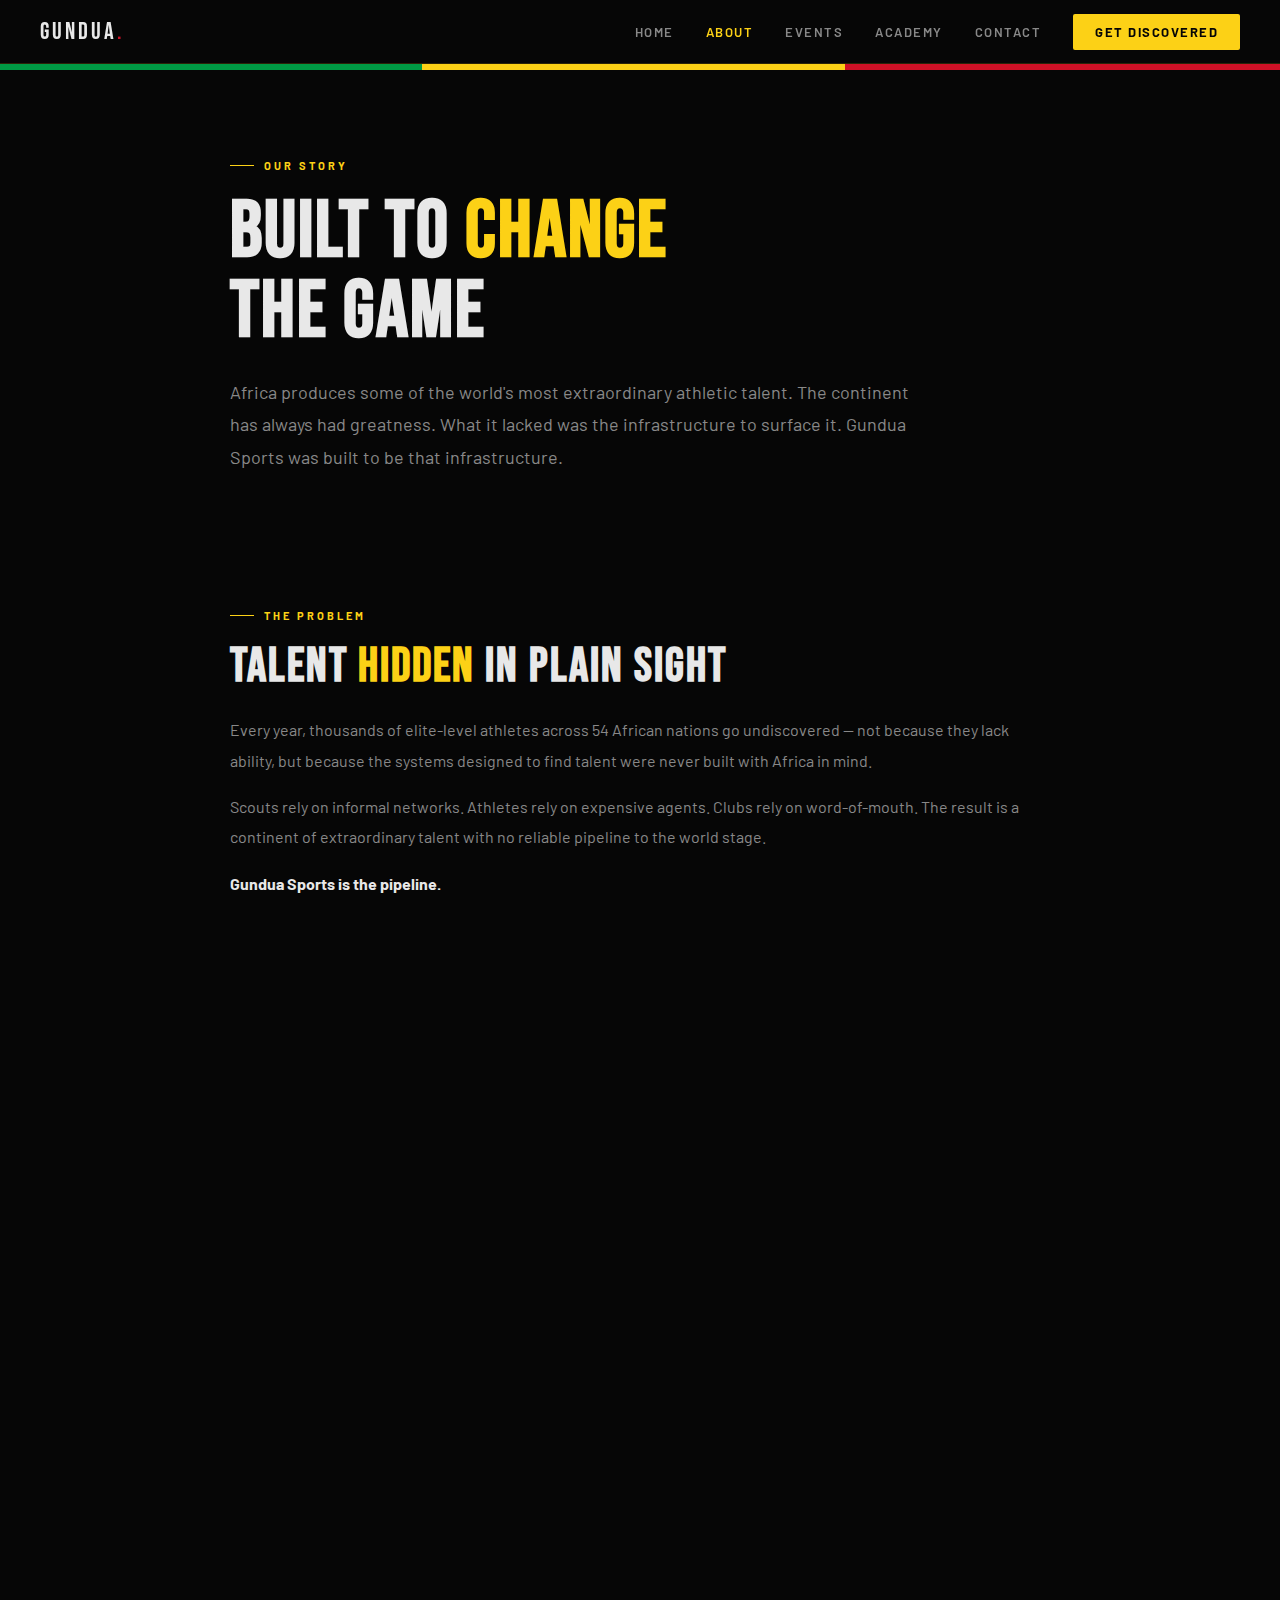
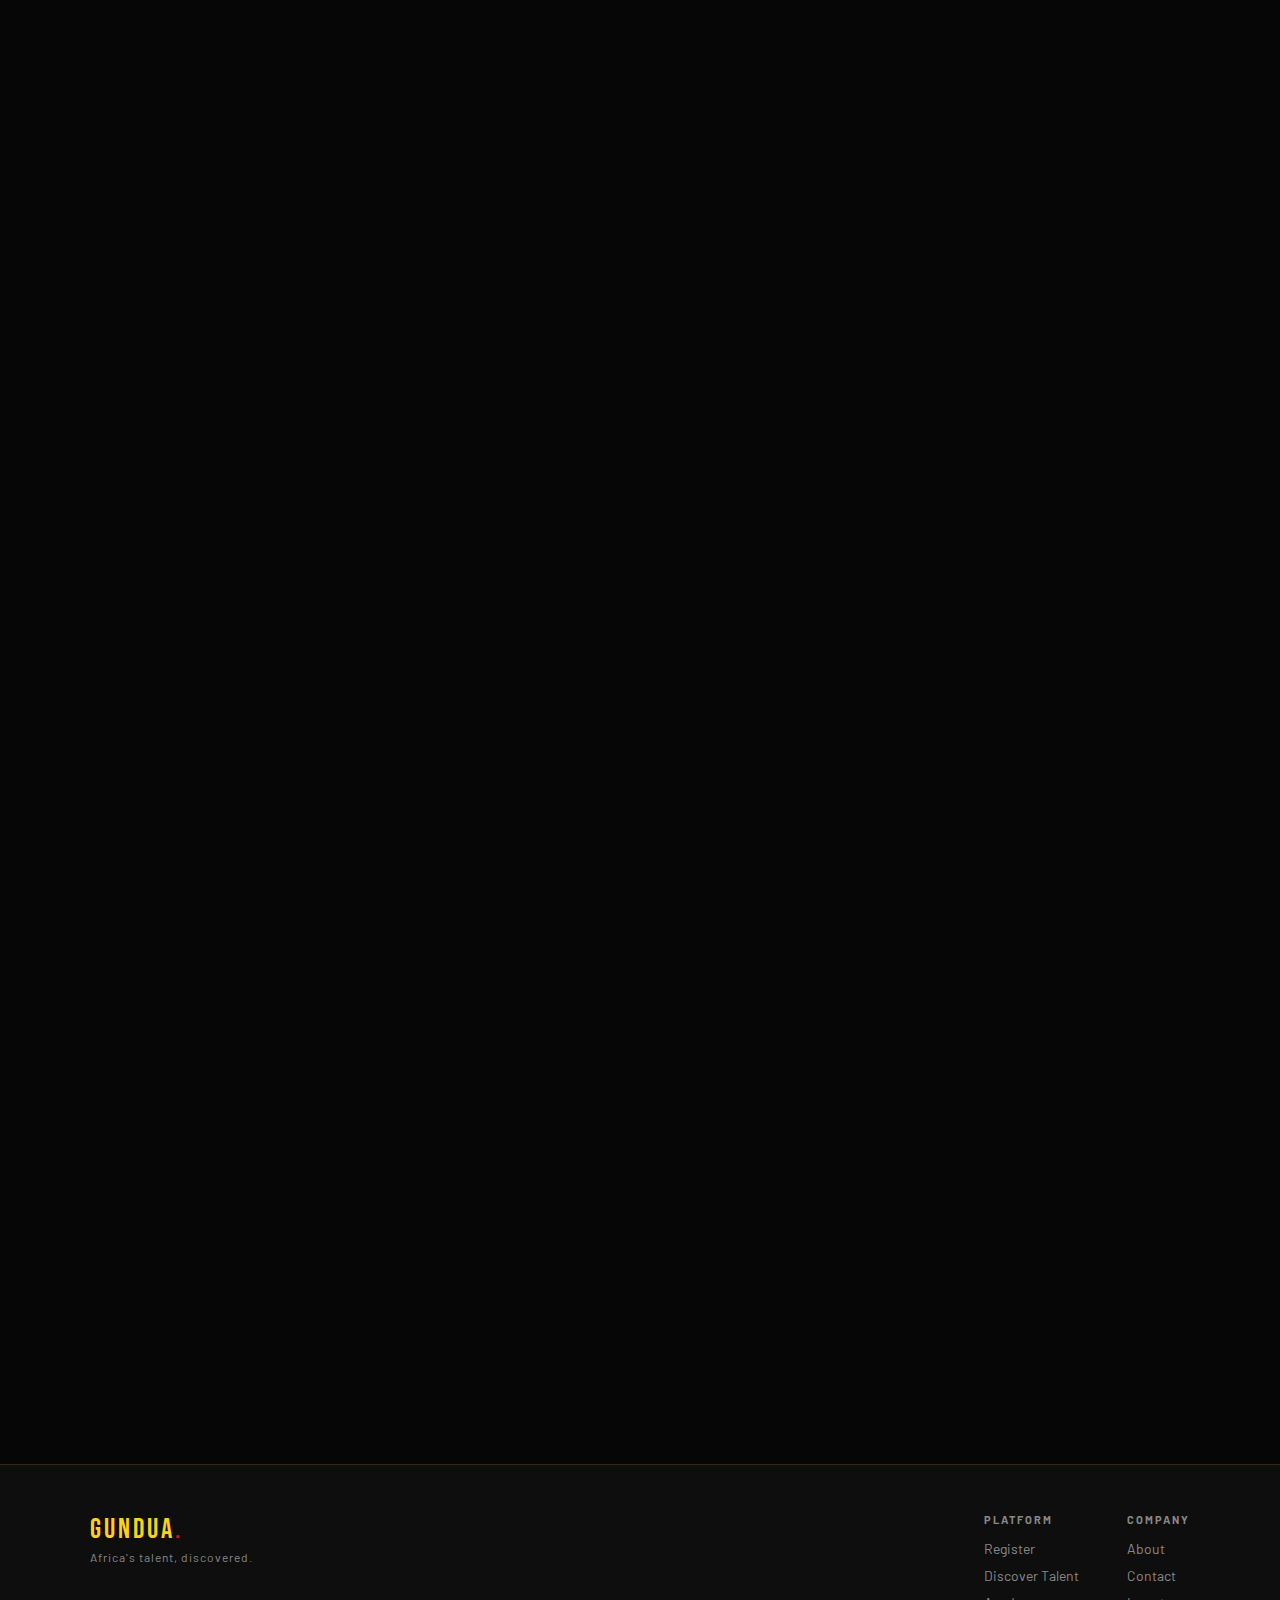
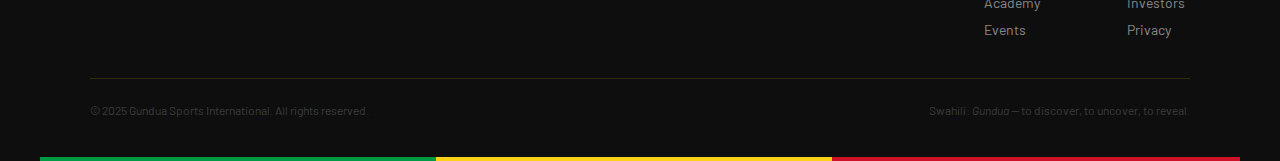
<file: about/index.html>
<!DOCTYPE html>
<html lang="en">
<head>
<meta charset="UTF-8"/>
<meta name="viewport" content="width=device-width, initial-scale=1.0"/>
<meta name="description" content="Learn how Gundua Sports is building Africa's first pan-African talent discovery infrastructure — connecting athletes, scouts, coaches and investors across all 54 African nations."/>
<meta name="keywords" content="about Gundua Sports, African sports platform, African talent infrastructure, FIFA licensed founder, AFCAS partnership, African football development"/>
<meta name="author" content="Gundua Sports International"/>
<meta name="robots" content="index, follow"/>
<link rel="canonical" href="https://gunduasports.com/about/"/>
<meta property="og:type" content="website"/>
<meta property="og:site_name" content="Gundua Sports"/>
<meta property="og:title" content="About Gundua Sports — Built to Change the Game"/>
<meta property="og:description" content="The story behind Gundua Sports — why it was built, who built it, and what makes it different from every other platform in Africa."/>
<meta property="og:url" content="https://gunduasports.com/about/"/>
<meta property="og:image" content="https://gunduasports.com/og-image.jpg"/>
<meta name="twitter:card" content="summary_large_image"/>
<meta name="twitter:title" content="About Gundua Sports — Built to Change the Game"/>
<meta name="twitter:description" content="The story behind Gundua Sports — why it was built, who built it, and what makes it different from every other platform in Africa."/>
<meta name="twitter:image" content="https://gunduasports.com/og-image.jpg"/>
<title>About Gundua Sports — Pan-African Talent Discovery Platform</title>
<link rel="preconnect" href="https://fonts.googleapis.com">
<link href="https://fonts.googleapis.com/css2?family=Bebas+Neue&family=Barlow:wght@300;400;500;600;700&family=Barlow+Condensed:wght@400;600;700&display=swap" rel="stylesheet">
<link rel="icon" type="image/svg+xml" href="data:image/svg+xml,<svg xmlns='http://www.w3.org/2000/svg' viewBox='0 0 100 100'><rect width='100' height='100' fill='%23000'/><rect y='88' width='100' height='4' fill='%23009A44'/><rect y='94' width='100' height='3' fill='%23FCD116'/><rect y='97' width='100' height='3' fill='%23CE1126'/><text x='50' y='76' font-family='serif' font-weight='900' font-size='68' fill='%23FCD116' text-anchor='middle'>G</text></svg>">
<style>
  :root { --red:#CE1126; --gold:#FCD116; --green:#009A44; --black:#060606; --dark:#0e0e0e; --card:#111111; --border:rgba(252,209,22,0.15); --text:#e8e8e8; --muted:#888; }
  *{margin:0;padding:0;box-sizing:border-box;}html{scroll-behavior:smooth;}
  body{background:var(--black);color:var(--text);font-family:'Barlow',sans-serif;}
  nav{position:fixed;top:0;left:0;right:0;z-index:100;display:flex;align-items:center;justify-content:space-between;padding:0 40px;height:64px;background:rgba(6,6,6,0.95);backdrop-filter:blur(12px);border-bottom:1px solid var(--border);}
  .nav-logo{font-family:'Bebas Neue',sans-serif;font-size:24px;letter-spacing:3px;color:var(--text);text-decoration:none;}
  .nav-logo span{color:var(--red);}
  .nav-links{display:flex;gap:32px;align-items:center;}
  .nav-links a{color:var(--muted);text-decoration:none;font-size:13px;font-weight:600;letter-spacing:1.5px;text-transform:uppercase;transition:color 0.2s;}
  .nav-links a:hover{color:var(--gold);}
  .nav-active{color:var(--gold)!important;}
  .nav-cta{background:var(--gold)!important;color:var(--black)!important;padding:10px 22px;border-radius:2px;font-weight:700!important;}
  .nav-hamburger{display:none;background:none;border:none;color:var(--text);font-size:22px;cursor:pointer;padding:4px 8px;}
  .mobile-nav{display:none;flex-direction:column;position:fixed;top:64px;left:0;right:0;z-index:99;background:rgba(6,6,6,0.98);border-bottom:1px solid var(--border);padding:12px 24px 20px;}
  .mobile-nav a{color:var(--muted);text-decoration:none;font-size:13px;font-weight:600;letter-spacing:1.5px;text-transform:uppercase;padding:12px 0;border-bottom:1px solid var(--border);}
  .mobile-nav.open{display:flex;}
  @media(max-width:768px){.nav-links{display:none;}.nav-hamburger{display:block;}nav{padding:0 20px;}}
  .pan-stripe{height:6px;background:linear-gradient(to right,var(--green) 33%,var(--gold) 33% 66%,var(--red) 66%);margin-top:64px;}
  .page-hero{padding:80px 40px 60px;max-width:900px;margin:0 auto;}
  .page-label{display:inline-flex;align-items:center;gap:10px;font-size:11px;font-weight:700;letter-spacing:3px;text-transform:uppercase;color:var(--gold);margin-bottom:20px;}
  .page-label::before{content:'';width:24px;height:1px;background:var(--gold);}
  .page-title{font-family:'Bebas Neue',sans-serif;font-size:clamp(48px,8vw,80px);letter-spacing:2px;line-height:1;margin-bottom:24px;}
  .page-title span{color:var(--gold);}
  .page-intro{font-size:18px;line-height:1.8;color:var(--muted);max-width:680px;}
  .section{padding:60px 40px;max-width:900px;margin:0 auto;}
  .section+.section{border-top:1px solid var(--border);}
  .section-label{font-size:11px;font-weight:700;letter-spacing:3px;text-transform:uppercase;color:var(--gold);margin-bottom:16px;display:flex;align-items:center;gap:10px;}
  .section-label::before{content:'';width:24px;height:1px;background:var(--gold);}
  h2{font-family:'Bebas Neue',sans-serif;font-size:clamp(32px,5vw,48px);letter-spacing:2px;margin-bottom:20px;}
  h2 .gold{color:var(--gold);}
  p{font-size:16px;line-height:1.9;color:var(--muted);margin-bottom:16px;}
  p strong{color:var(--text);}
  .values-grid{display:grid;grid-template-columns:repeat(auto-fit,minmax(240px,1fr));gap:20px;margin-top:32px;}
  .value-card{background:var(--card);border:1px solid var(--border);border-radius:4px;padding:28px;}
  .value-icon{font-size:28px;margin-bottom:12px;}
  .value-title{font-family:'Bebas Neue',sans-serif;font-size:20px;letter-spacing:2px;color:var(--gold);margin-bottom:8px;}
  .value-desc{font-size:14px;color:var(--muted);line-height:1.7;}
  .cred-list{list-style:none;margin-top:24px;display:flex;flex-direction:column;gap:16px;}
  .cred-list li{display:flex;gap:16px;align-items:flex-start;padding:20px;background:var(--card);border:1px solid var(--border);border-radius:4px;}
  .cred-dot{width:8px;height:8px;border-radius:50%;background:var(--gold);margin-top:6px;flex-shrink:0;}
  .cred-text{font-size:15px;color:var(--muted);line-height:1.7;}
  .cred-text strong{color:var(--text);}
  .cta-bar{background:var(--card);border:1px solid var(--border);border-radius:4px;padding:40px;text-align:center;margin:60px 40px;max-width:900px;margin-left:auto;margin-right:auto;}
  .cta-bar h3{font-family:'Bebas Neue',sans-serif;font-size:36px;letter-spacing:2px;margin-bottom:12px;}
  .cta-bar p{margin-bottom:24px;}
  .btn-primary{display:inline-block;background:var(--gold);color:var(--black);padding:14px 32px;font-family:'Barlow',sans-serif;font-size:13px;font-weight:700;letter-spacing:2px;text-transform:uppercase;text-decoration:none;border-radius:2px;transition:all 0.2s;}
  .btn-primary:hover{background:#fff;}
  .btn-secondary{display:inline-block;border:1px solid rgba(255,255,255,0.2);color:var(--text);padding:14px 32px;font-family:'Barlow',sans-serif;font-size:13px;font-weight:700;letter-spacing:2px;text-transform:uppercase;text-decoration:none;border-radius:2px;transition:all 0.2s;margin-left:12px;}
  .btn-secondary:hover{border-color:var(--gold);color:var(--gold);}
  footer{background:var(--dark);border-top:1px solid var(--border);padding:48px 40px 0;}
  .footer-inner{max-width:1100px;margin:0 auto;}
  .footer-top{display:flex;justify-content:space-between;flex-wrap:wrap;gap:40px;padding-bottom:40px;}
  .footer-logo{font-family:'Bebas Neue',sans-serif;font-size:28px;letter-spacing:3px;color:var(--gold);}
  .footer-logo span{color:var(--red);}
  .footer-tagline{font-size:12px;color:var(--muted);letter-spacing:1px;margin-top:4px;}
  .footer-links{display:flex;gap:48px;flex-wrap:wrap;}
  .footer-col{display:flex;flex-direction:column;gap:10px;}
  .footer-col h4{font-size:11px;font-weight:700;letter-spacing:2px;text-transform:uppercase;color:var(--muted);margin-bottom:4px;}
  .footer-col a{font-size:14px;color:var(--muted);text-decoration:none;transition:color 0.2s;}
  .footer-col a:hover{color:var(--gold);}
  .footer-bottom{border-top:1px solid var(--border);padding:20px 0;display:flex;justify-content:space-between;flex-wrap:wrap;gap:8px;}
  .footer-bottom p{font-size:12px;color:rgba(255,255,255,0.2);}
  .footer-stripe{height:4px;background:linear-gradient(to right,var(--green) 33%,var(--gold) 33% 66%,var(--red) 66%);}
  .reveal{opacity:0;transform:translateY(24px);transition:opacity 0.6s ease,transform 0.6s ease;}
  .reveal.visible{opacity:1;transform:translateY(0);}
</style>
</head>
<body>
<nav>
  <a href="/" class="nav-logo">GUNDUA<span>.</span></a>
  <div class="nav-links">
    <a href="/">Home</a>
    <a href="/about/" class="nav-active">About</a>
    <a href="/events/">Events</a>
    <a href="/academy/">Academy</a>
    <a href="/contact/">Contact</a>
    <a href="/join/" class="nav-cta">Get Discovered</a>
  </div>
  <button class="nav-hamburger" onclick="document.getElementById('mobileNav').classList.toggle('open')">☰</button>
</nav>
<div class="mobile-nav" id="mobileNav">
  <a href="/">Home</a>
  <a href="/about/">About</a>
  <a href="/events/">Events</a>
  <a href="/academy/">Academy</a>
  <a href="/contact/">Contact</a>
  <a href="/join/" style="text-align:center;margin-top:8px;">Get Discovered</a>
</div>
<div class="pan-stripe"></div>
<div class="page-hero reveal">
  <div class="page-label">Our Story</div>
  <h1 class="page-title">BUILT TO <span>CHANGE</span><br>THE GAME</h1>
  <p class="page-intro">Africa produces some of the world's most extraordinary athletic talent. The continent has always had greatness. What it lacked was the infrastructure to surface it. Gundua Sports was built to be that infrastructure.</p>
</div>
<div class="section reveal">
  <div class="section-label">The Problem</div>
  <h2>TALENT <span class="gold">HIDDEN</span> IN PLAIN SIGHT</h2>
  <p>Every year, thousands of elite-level athletes across 54 African nations go undiscovered — not because they lack ability, but because the systems designed to find talent were never built with Africa in mind.</p>
  <p>Scouts rely on informal networks. Athletes rely on expensive agents. Clubs rely on word-of-mouth. The result is a continent of extraordinary talent with no reliable pipeline to the world stage.</p>
  <p><strong>Gundua Sports is the pipeline.</strong></p>
</div>
<div class="section reveal">
  <div class="section-label">Our Mission</div>
  <h2>DISCOVER. <span class="gold">DEVELOP.</span> DEPLOY.</h2>
  <p>We are building the continent's first pan-African talent discovery platform — a verified, data-rich network connecting athletes, scouts, coaches, clubs, and academies across all 54 nations.</p>
  <p>No gatekeepers. No pay-to-play. No middlemen extracting value from athletes who can least afford it. <strong>Just talent and opportunity, connected at scale.</strong></p>
</div>
<div class="section reveal">
  <div class="section-label">Our Values</div>
  <h2>WHAT WE <span class="gold">STAND FOR</span></h2>
  <div class="values-grid">
    <div class="value-card"><div class="value-icon">🌍</div><div class="value-title">Pan-African</div><div class="value-desc">Built for all 54 nations. Not just the major markets — every region, every sport, every athlete.</div></div>
    <div class="value-card"><div class="value-icon">🔓</div><div class="value-title">Zero Gatekeeping</div><div class="value-desc">Athletes register free. Scouts access free. The platform earns trust before it earns revenue.</div></div>
    <div class="value-card"><div class="value-icon">✅</div><div class="value-title">Verified</div><div class="value-desc">Every scout, agent, and partner on our platform is verified. No fake profiles, no bad actors.</div></div>
    <div class="value-card"><div class="value-icon">📈</div><div class="value-title">Data-Driven</div><div class="value-desc">Decisions made with real performance data — not connections, not reputation, not luck.</div></div>
  </div>
</div>
<div class="section reveal">
  <div class="section-label">Credentials</div>
  <h2>BUILT ON <span class="gold">REAL</span> FOUNDATIONS</h2>
  <ul class="cred-list">
    <li><div class="cred-dot"></div><div class="cred-text"><strong>FIFA Licensed Founder</strong> — The platform is led by a FIFA-licensed professional with a verified track record in international football.</div></li>
    <li><div class="cred-dot"></div><div class="cred-text"><strong>Masters in Entrepreneurship</strong> — Accepted onto a Masters programme with Gundua Sports submitted as the founding proof of work. The platform was the application. The platform was accepted.</div></li>
    <li><div class="cred-dot"></div><div class="cred-text"><strong>A.F.C.A.S. Partnership</strong> — Verbal partnership confirmed with the Association of Football Club Academies & Scouts (UK) — former West Ham, Grimsby, and Leyton Orient Chief Scout, and AFCON 2022 Malawi National Team Chief Scout.</div></li>
    <li><div class="cred-dot"></div><div class="cred-text"><strong>Live Platform</strong> — Full-stack talent discovery platform built and deployed to production standard — athlete registration, scout discovery, events, academy preview, and investor hub. Zero external funding.</div></li>
  </ul>
</div>
<div class="cta-bar reveal">
  <h3>READY TO BE <span style="color:var(--gold)">PART OF THIS?</span></h3>
  <p>Whether you're an athlete, a scout, or an investor — there's a place for you in what we're building.</p>
  <a href="/join/" class="btn-primary">Get Discovered ↗</a>
  <a href="/contact/" class="btn-secondary">Get In Touch</a>
</div>
<footer>
  <div class="footer-inner">
    <div class="footer-top">
      <div>
        <div class="footer-logo">GUNDUA<span>.</span></div>
        <div class="footer-tagline">Africa's talent, discovered.</div>
      </div>
      <div class="footer-links">
        <div class="footer-col">
          <h4>Platform</h4>
          <a href="/join/">Register</a>
          <a href="/discover/">Discover Talent</a>
          <a href="/academy/">Academy</a>
          <a href="/events/">Events</a>
        </div>
        <div class="footer-col">
          <h4>Company</h4>
          <a href="/about/">About</a>
          <a href="/contact/">Contact</a>
          <a href="https://investors.gunduasports.com">Investors</a>
          <a href="#">Privacy</a>
        </div>
      </div>
    </div>
    <div class="footer-bottom">
      <p>© 2025 Gundua Sports International. All rights reserved.</p>
      <p>Swahili: <em>Gundua</em> — to discover, to uncover, to reveal.</p>
    </div>
  </div>
  <div class="footer-stripe"></div>
</footer>
<script>
  function toggleMobileNav() { document.getElementById('mobileNav').classList.toggle('open'); }
  const reveals = document.querySelectorAll('.reveal');
  const observer = new IntersectionObserver((entries) => {
    entries.forEach((entry, i) => {
      if (entry.isIntersecting) { setTimeout(() => entry.target.classList.add('visible'), i * 80); observer.unobserve(entry.target); }
    });
  }, { threshold: 0.1 });
  reveals.forEach(el => observer.observe(el));
</script>
</body>
</html>
</file>
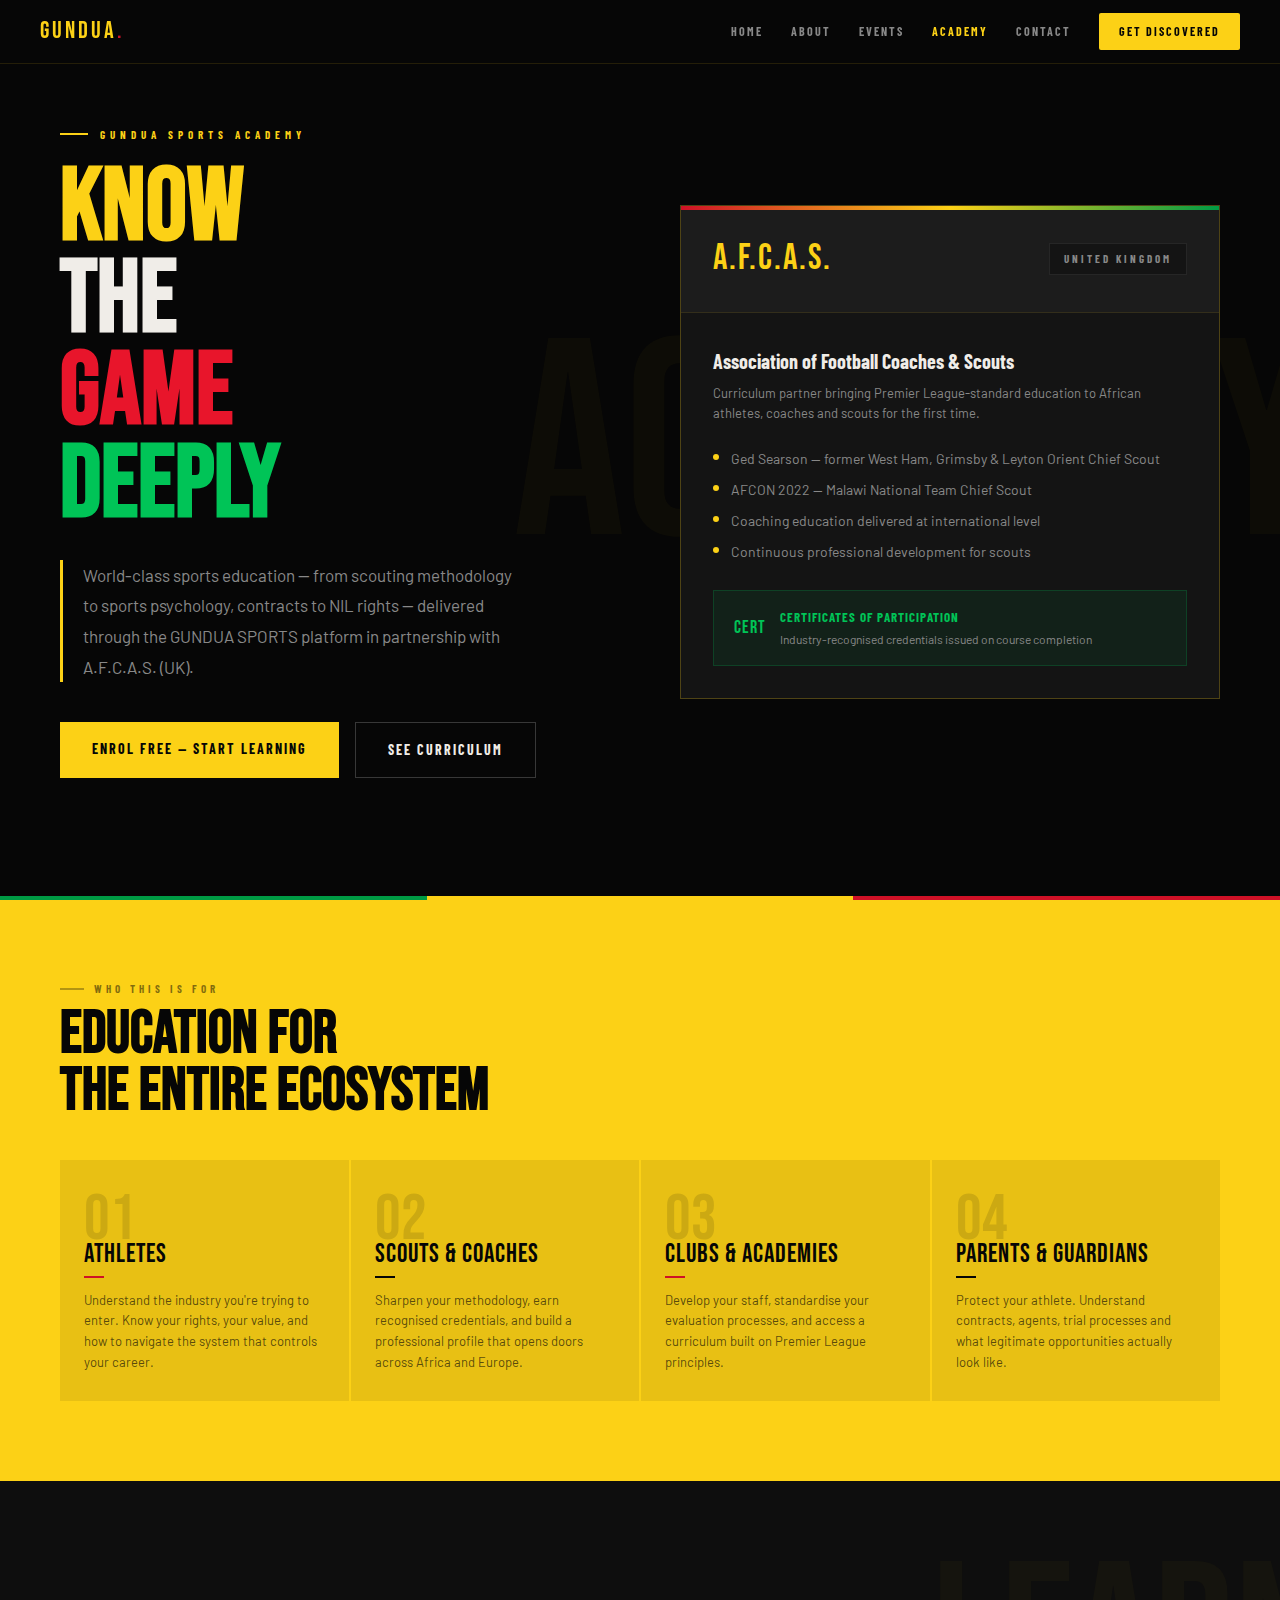
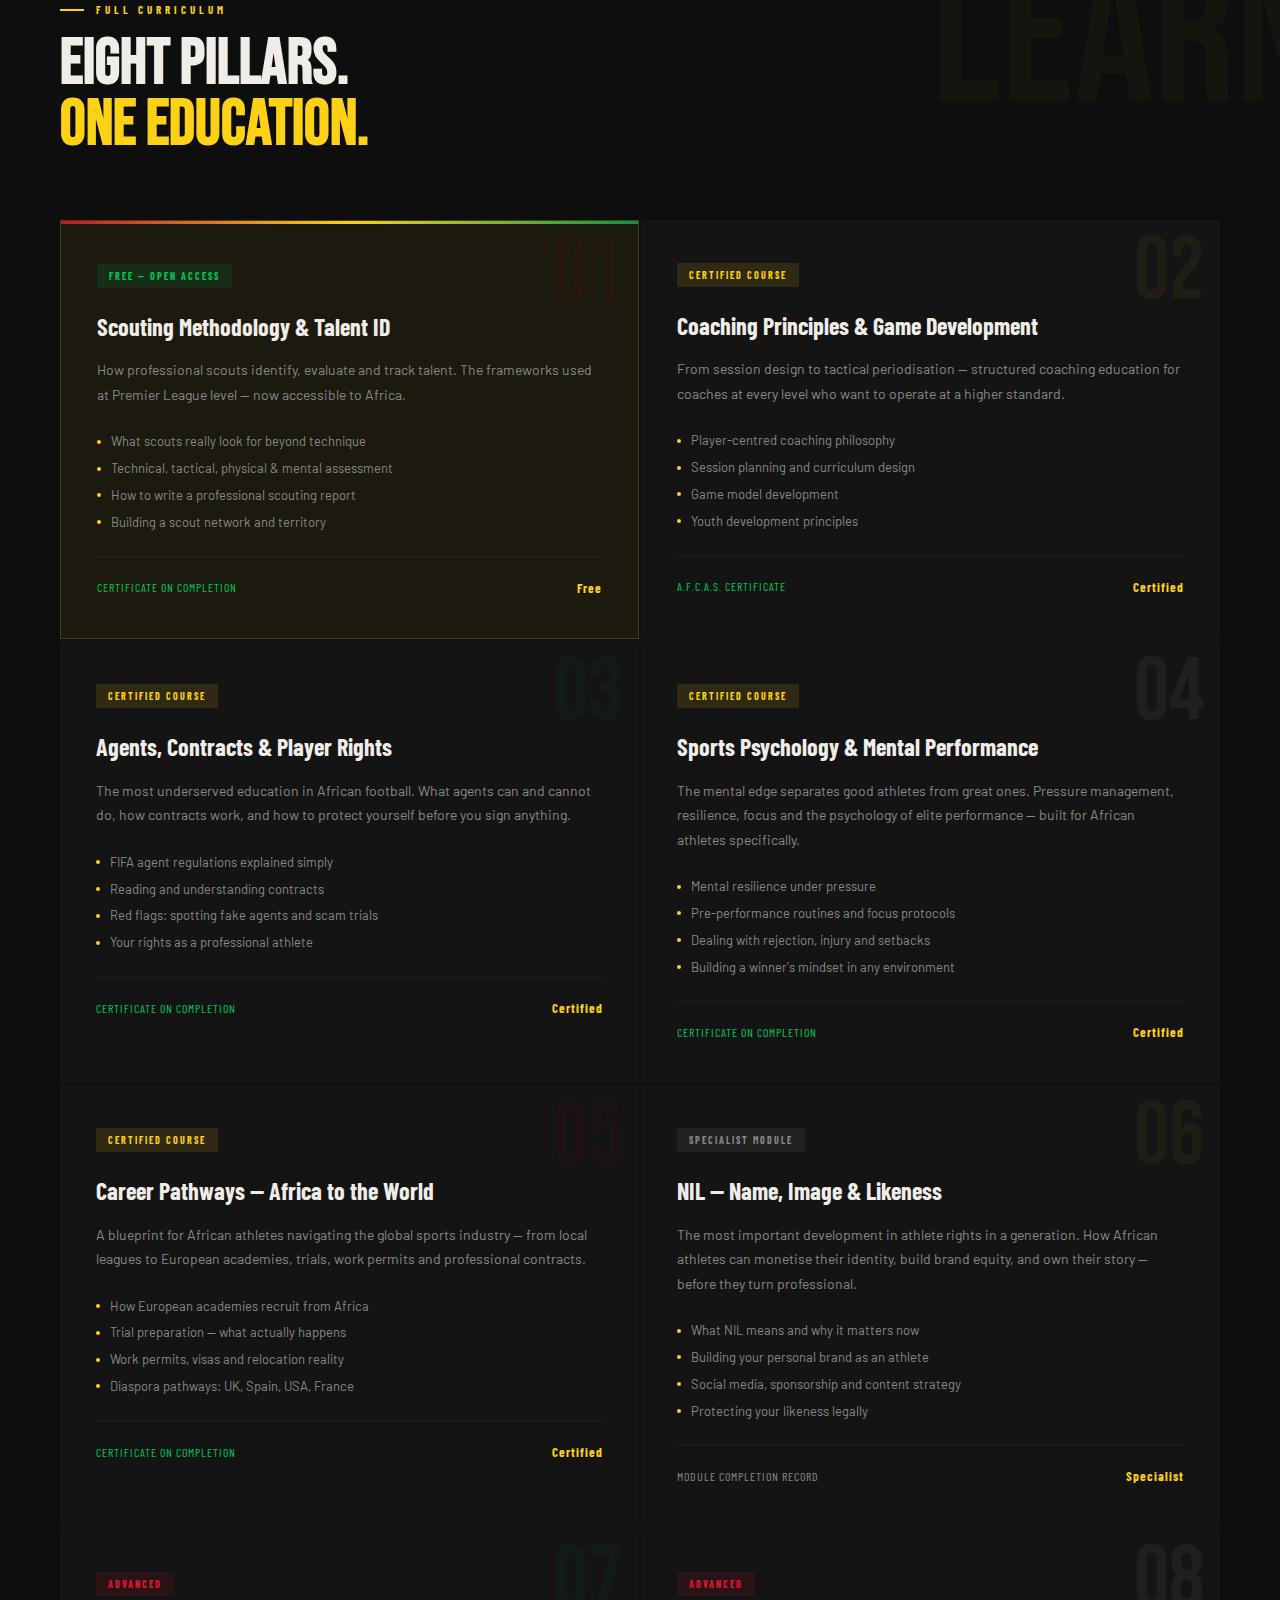
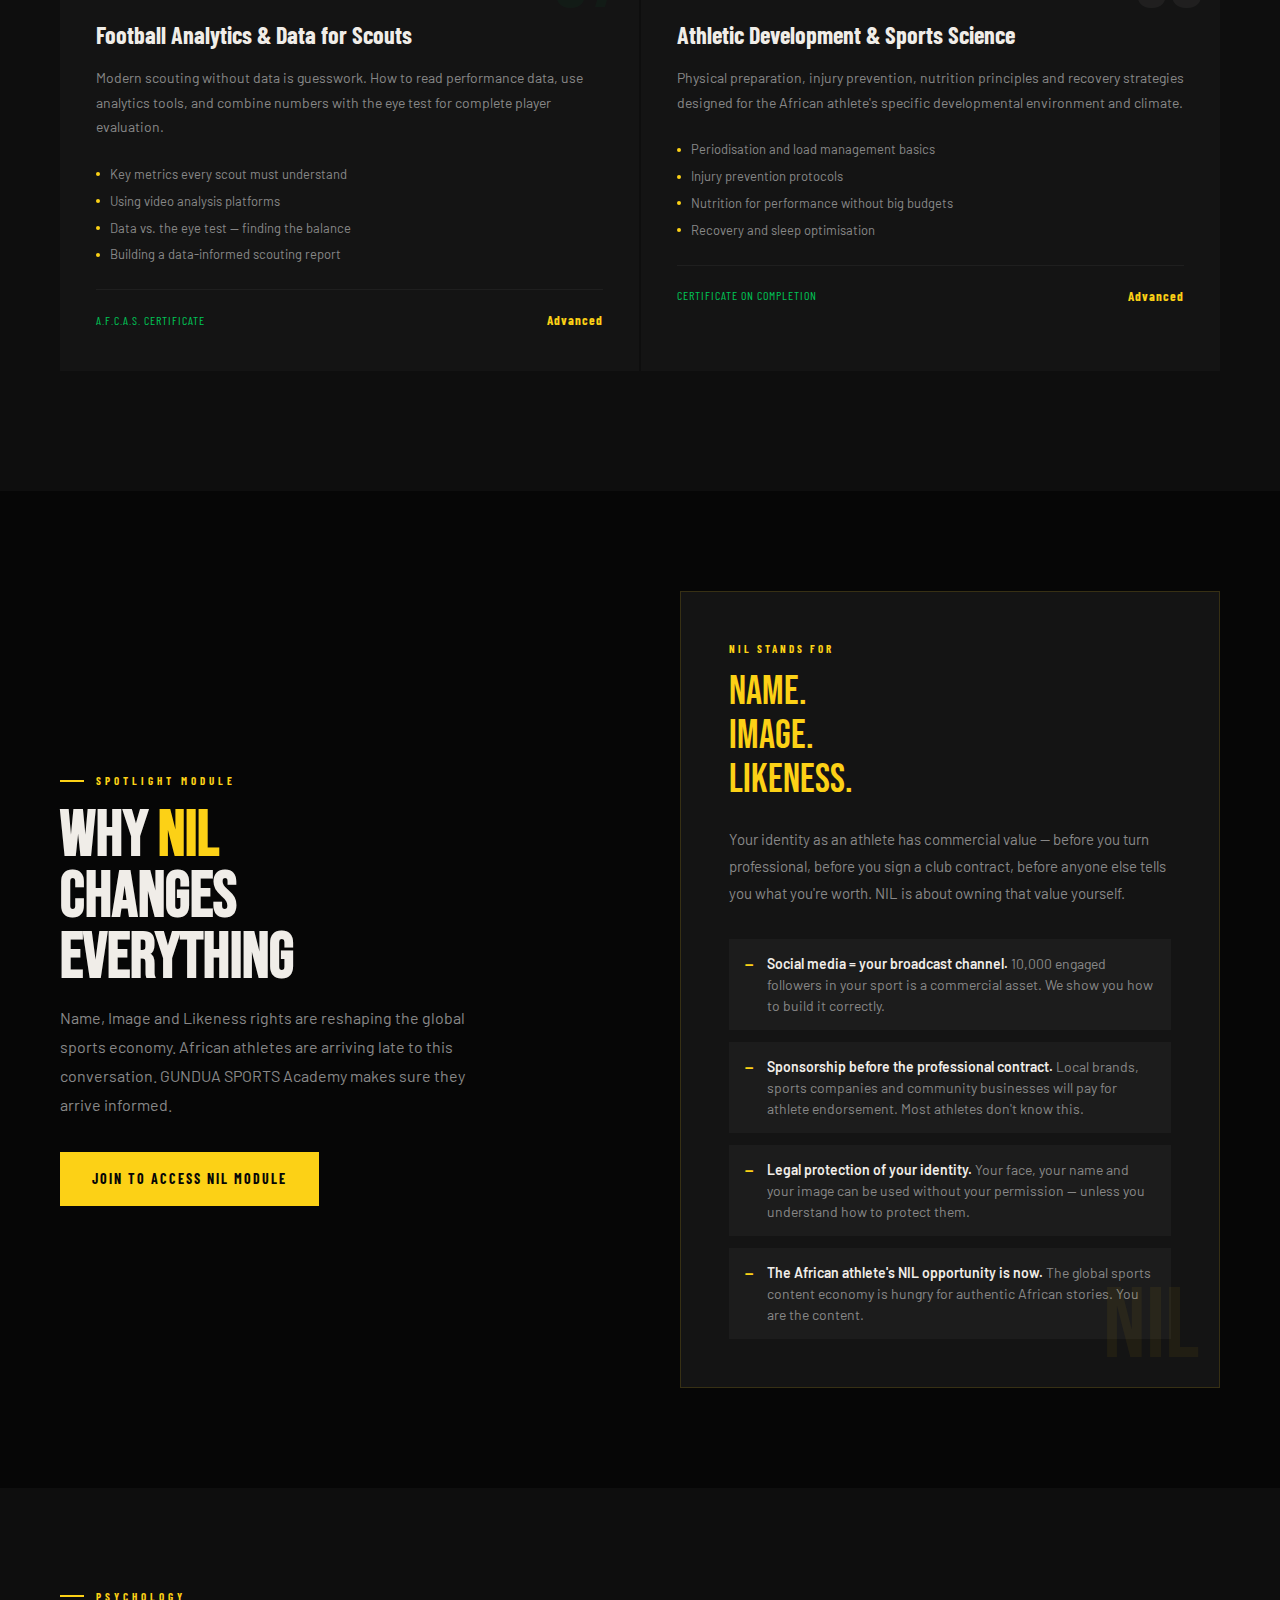
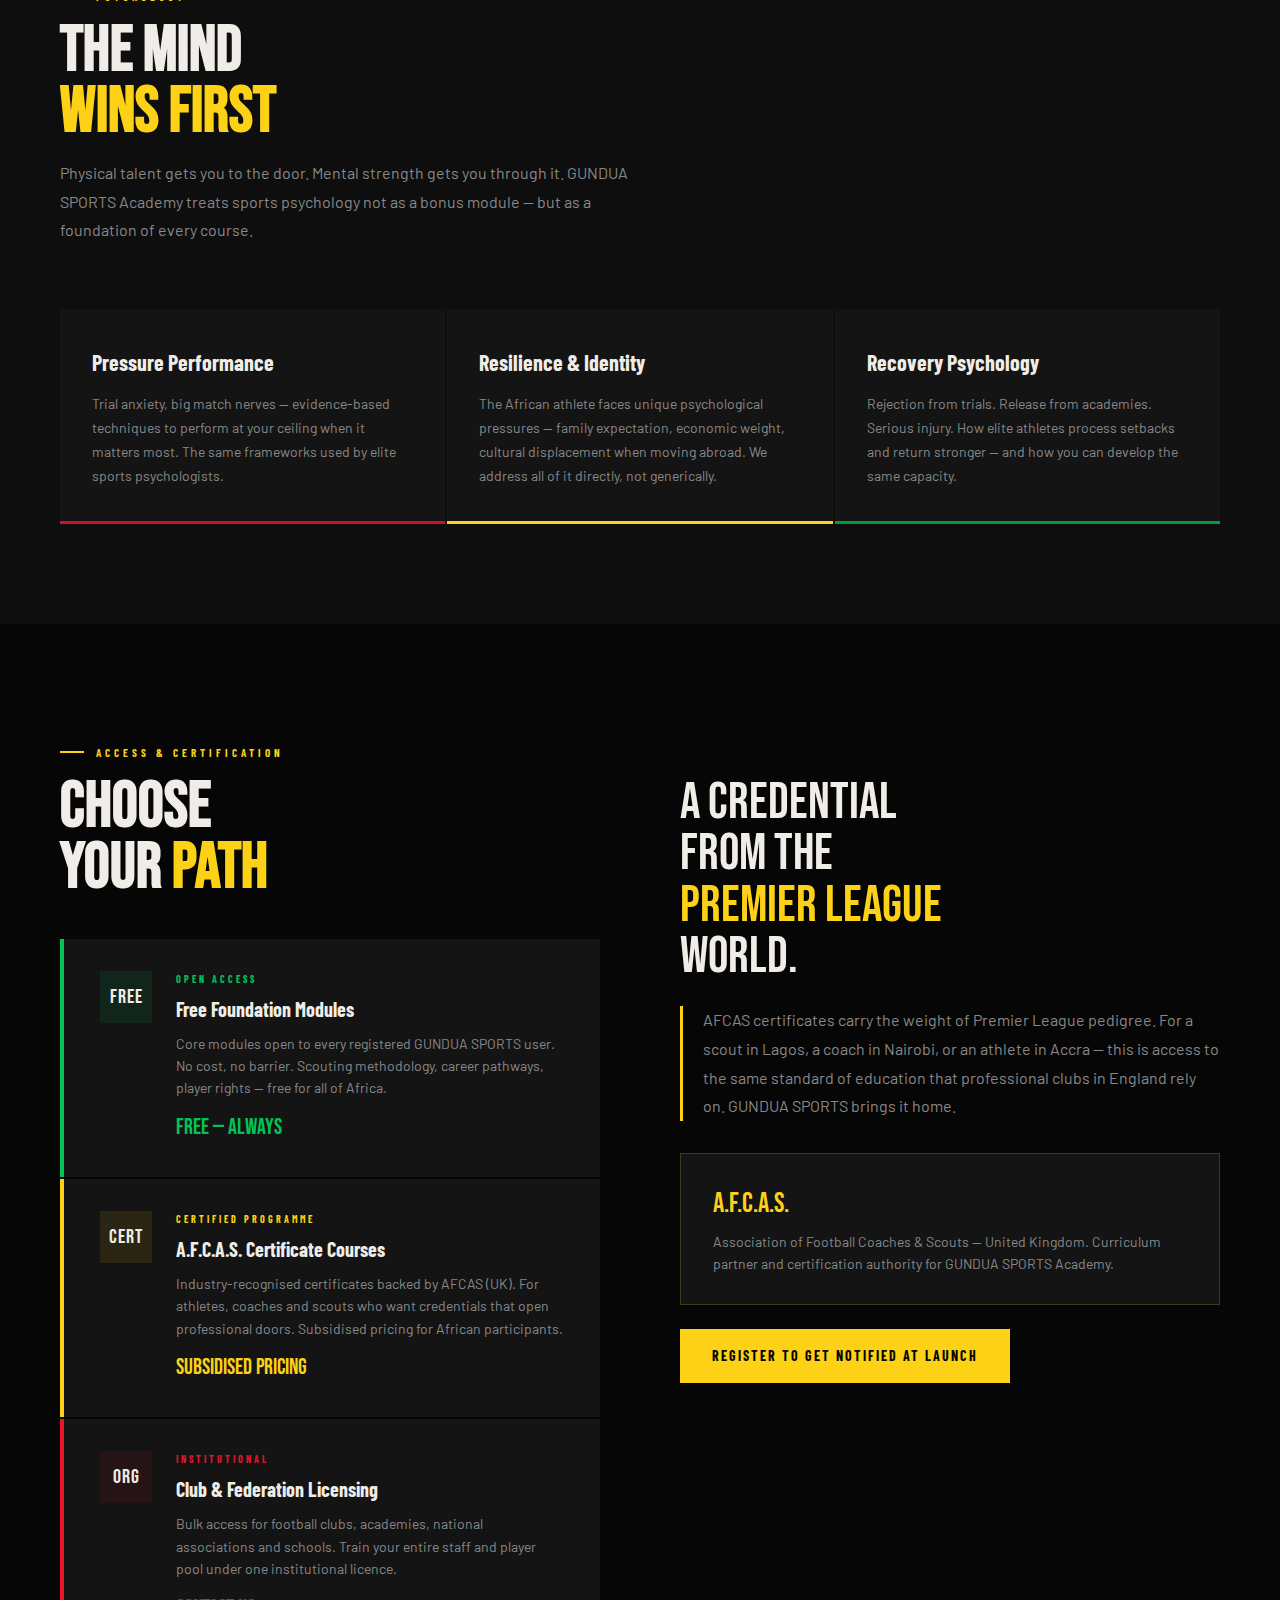
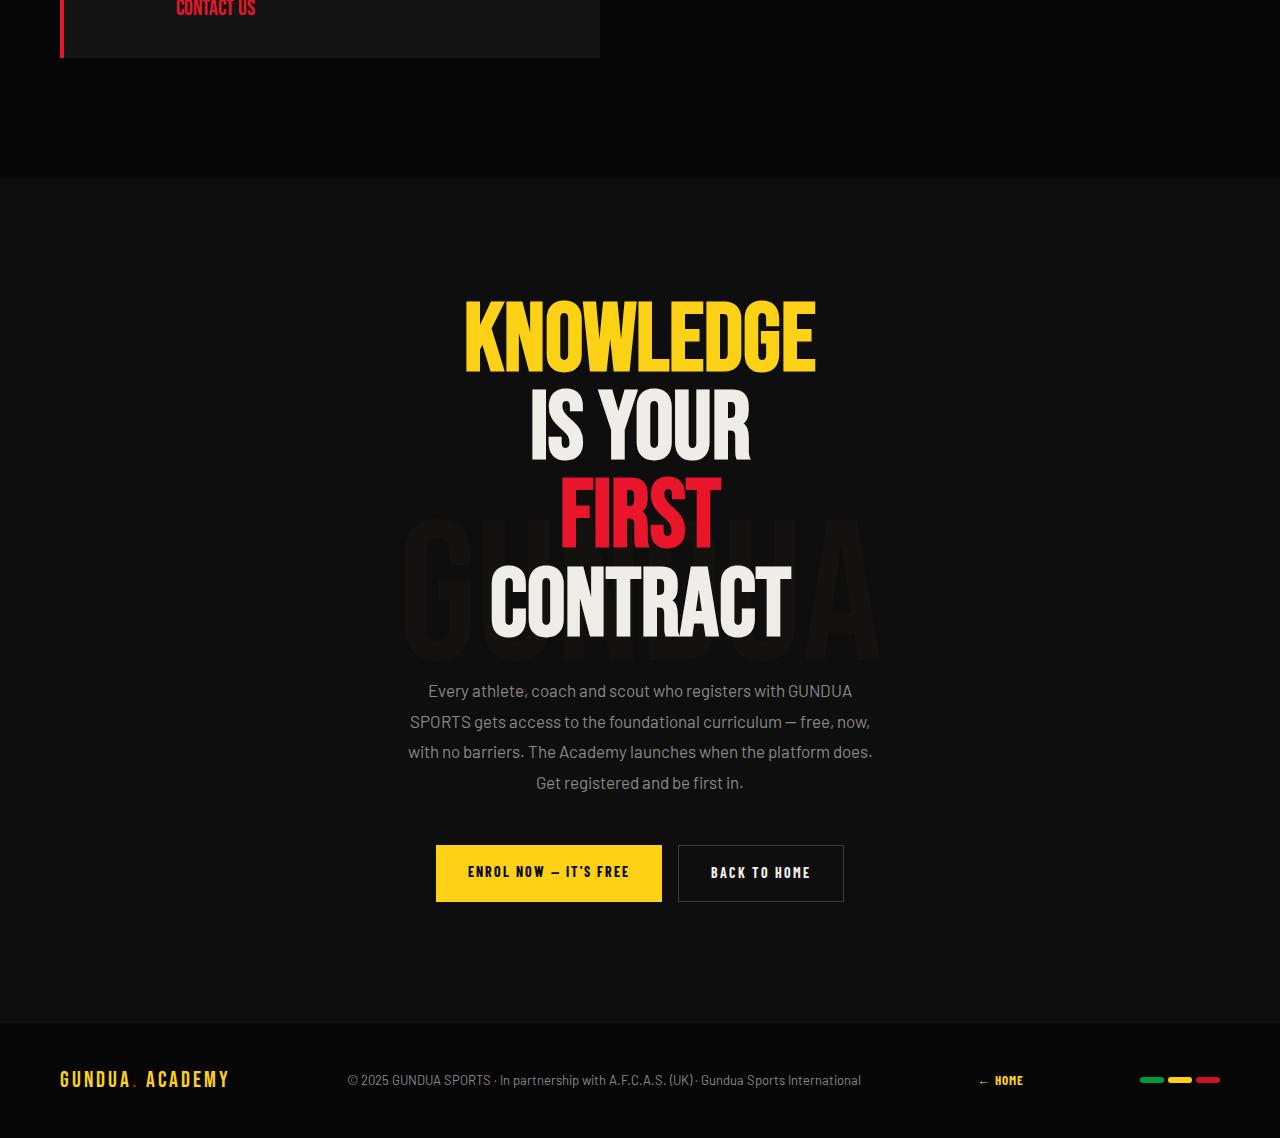
<file: academy/index.html>
<!DOCTYPE html>
<html lang="en">
<head>
<meta charset="UTF-8"/>
<meta name="viewport" content="width=device-width, initial-scale=1.0"/>
<meta name="description" content="World-class sports education powered by A.F.C.A.S. (UK). Scouting methodology, coaching certification, player rights, sports psychology and NIL education — free for registered athletes across Africa."/>
<meta name="keywords" content="AFCAS coaching certification Africa, football scouting course Africa, sports education Africa, coaching certificate Africa, NIL rights Africa, player rights football Africa, scout certification Africa"/>
<meta name="author" content="Gundua Sports International"/>
<meta name="robots" content="index, follow"/>
<link rel="canonical" href="https://gunduasports.com/academy"/>

<!-- Open Graph -->
<meta property="og:type" content="website"/>
<meta property="og:site_name" content="Gundua Sports"/>
<meta property="og:title" content="Gundua Sports Academy — Know the Game Deeply"/>
<meta property="og:description" content="Premier League-standard coaching and scouting education delivered in Africa for the first time. Free foundation modules. AFCAS-certified courses. Built for athletes, scouts and coaches."/>
<meta property="og:url" content="https://gunduasports.com/"/>
<meta property="og:image" content="https://gunduasports.com/og-image.jpg"/>

<!-- Twitter Card -->
<meta name="twitter:card" content="summary_large_image"/>
<meta name="twitter:title" content="Gundua Sports Academy — Know the Game Deeply"/>
<meta name="twitter:description" content="Premier League-standard coaching and scouting education delivered in Africa for the first time. Free foundation modules. AFCAS-certified courses. Built for athletes, scouts and coaches."/>
<meta name="twitter:image" content="https://gunduasports.com/og-image.jpg"/>

<title>Gundua Sports Academy — AFCAS Coaching & Scouting Education for Africa</title>






<link rel="icon" type="image/svg+xml" href="data:image/svg+xml,<svg xmlns='http://www.w3.org/2000/svg' viewBox='0 0 100 100'><rect width='100' height='100' fill='%23000'/><rect y='88' width='100' height='4' fill='%23009A44'/><rect y='94' width='100' height='3' fill='%23FCD116'/><rect y='97' width='100' height='3' fill='%23CE1126'/><text x='50' y='76' font-family='serif' font-weight='900' font-size='68' fill='%23FCD116' text-anchor='middle'>G</text></svg>">
<link rel="preconnect" href="https://fonts.googleapis.com"/>
<link rel="preconnect" href="https://fonts.gstatic.com" crossorigin/>
<link href="https://fonts.googleapis.com/css2?family=Bebas+Neue&family=Barlow:wght@300;400;600;700&family=Barlow+Condensed:wght@400;500;700&display=swap" rel="stylesheet"/>
<style>
:root {
  --gold: #FCD116; --gold-light: #ffe566; --gold-dim: #b89a10;
  --red: #CE1126; --red-bright: #e8152b;
  --green: #009A44; --green-bright: #00c457;
  --black: #060606; --black-2: #0e0e0e; --black-3: #141414; --black-4: #1c1c1c;
  --white: #f0ede8; --white-dim: #888;
  --font-display: 'Bebas Neue', sans-serif;
  --font-condensed: 'Barlow Condensed', sans-serif;
  --font-body: 'Barlow', sans-serif;
}
*, *::before, *::after { box-sizing: border-box; margin: 0; padding: 0; }
html { scroll-behavior: smooth; }
body { background: var(--black); color: var(--white); font-family: var(--font-body); font-size: 16px; line-height: 1.6; overflow-x: hidden; }

/* NAV */
nav { position: fixed; top: 0; left: 0; right: 0; z-index: 100; display: flex; align-items: center; justify-content: space-between; padding: 0 40px; height: 64px; background: rgba(6,6,6,0.96); backdrop-filter: blur(16px); border-bottom: 1px solid rgba(252,209,22,0.12); }
.nav-logo { font-family: var(--font-display); font-size: 24px; letter-spacing: 3px; color: var(--gold); text-decoration: none; }
.nav-logo span { color: var(--red); }
.nav-links { display: flex; align-items: center; gap: 28px; }
.nav-links a { font-family: var(--font-condensed); font-size: 12px; font-weight: 700; letter-spacing: 2px; text-transform: uppercase; color: var(--white-dim); text-decoration: none; transition: color 0.2s; }
.nav-links a:hover { color: var(--gold); }
.nav-cta { background: var(--gold) !important; color: var(--black) !important; padding: 9px 20px; border-radius: 2px; }
.nav-hamburger { display: none; background: none; border: none; color: var(--white); font-size: 22px; cursor: pointer; padding: 4px 8px; }
.mobile-nav { display: none; flex-direction: column; position: fixed; top: 64px; left: 0; right: 0; z-index: 99; background: rgba(6,6,6,0.98); border-bottom: 1px solid rgba(252,209,22,0.12); padding: 12px 24px 20px; }
.mobile-nav a { color: var(--white-dim); text-decoration: none; font-family: var(--font-condensed); font-size: 13px; font-weight: 700; letter-spacing: 1.5px; text-transform: uppercase; padding: 12px 0; border-bottom: 1px solid rgba(252,209,22,0.08); transition: color 0.2s; }
.mobile-nav a:hover { color: var(--gold); }
.mobile-nav.open { display: flex; }
@media(max-width: 768px) { .nav-links { display: none !important; } .nav-hamburger { display: block; } nav { padding: 0 20px; } }

/* HERO */
.academy-hero { min-height: 100vh; padding-top: 64px; display: flex; flex-direction: column; justify-content: center; position: relative; overflow: hidden; padding-left: 60px; padding-right: 60px; padding-bottom: 60px; }
.hero-bg-text { position: absolute; right: -40px; top: 50%; transform: translateY(-50%); font-family: var(--font-display); font-size: 280px; color: rgba(252,209,22,0.03); line-height: 1; pointer-events: none; white-space: nowrap; }
.academy-hero-inner { position: relative; z-index: 2; display: grid; grid-template-columns: 1fr 1fr; gap: 80px; align-items: center; }
.hero-eyebrow { font-family: var(--font-condensed); font-size: 11px; font-weight: 700; letter-spacing: 5px; text-transform: uppercase; color: var(--gold); margin-bottom: 20px; display: flex; align-items: center; gap: 12px; }
.hero-eyebrow::before { content: ''; display: block; width: 28px; height: 2px; background: var(--gold); }
.hero-title { font-family: var(--font-display); font-size: clamp(60px,8vw,108px); line-height: 0.9; margin-bottom: 28px; }
.hero-title .t-gold { color: var(--gold); }
.hero-title .t-red { color: var(--red-bright); }
.hero-title .t-green { color: var(--green-bright); }
.hero-sub { font-size: 17px; color: var(--white-dim); line-height: 1.8; max-width: 460px; margin-bottom: 40px; border-left: 3px solid var(--gold); padding-left: 20px; }
.hero-actions { display: flex; gap: 16px; flex-wrap: wrap; }
.btn-primary { background: var(--gold); color: var(--black); font-family: var(--font-condensed); font-size: 14px; font-weight: 700; letter-spacing: 2px; text-transform: uppercase; padding: 16px 32px; border: none; cursor: pointer; text-decoration: none; display: inline-block; transition: all 0.2s; }
.btn-primary:hover { background: var(--gold-light); transform: translateY(-2px); }
.btn-outline { background: transparent; color: var(--white); font-family: var(--font-condensed); font-size: 14px; font-weight: 700; letter-spacing: 2px; text-transform: uppercase; padding: 16px 32px; border: 1px solid rgba(255,255,255,0.2); cursor: pointer; text-decoration: none; display: inline-block; transition: all 0.2s; }
.btn-outline:hover { border-color: var(--gold); color: var(--gold); }

/* AFCAS CARD */
.afcas-card { background: var(--black-3); border: 1px solid rgba(252,209,22,0.25); position: relative; overflow: hidden; }
.afcas-card::before { content: ''; position: absolute; top: 0; left: 0; right: 0; height: 4px; background: linear-gradient(90deg, var(--red), var(--gold), var(--green)); }
.afcas-card-header { background: var(--black-4); padding: 24px 32px; border-bottom: 1px solid rgba(252,209,22,0.1); display: flex; align-items: center; justify-content: space-between; }
.afcas-logo-text { font-family: var(--font-display); font-size: 36px; color: var(--gold); letter-spacing: 2px; }
.afcas-flag { font-family: var(--font-condensed); font-size: 11px; font-weight: 700; letter-spacing: 3px; text-transform: uppercase; color: var(--white-dim); background: var(--black-3); padding: 6px 14px; border: 1px solid rgba(255,255,255,0.08); }
.afcas-card-body { padding: 32px; }
.afcas-card-title { font-family: var(--font-condensed); font-size: 20px; font-weight: 700; color: var(--white); margin-bottom: 6px; }
.afcas-card-sub { font-size: 13px; color: var(--white-dim); margin-bottom: 24px; line-height: 1.6; }
.afcas-credentials { display: flex; flex-direction: column; gap: 10px; margin-bottom: 28px; }
.afcas-cred { display: flex; align-items: flex-start; gap: 12px; font-size: 14px; color: var(--white-dim); line-height: 1.5; }
.afcas-cred-dot { width: 6px; height: 6px; border-radius: 50%; background: var(--gold); flex-shrink: 0; margin-top: 6px; }
.afcas-cert-badge { background: rgba(0,196,87,0.08); border: 1px solid rgba(0,196,87,0.2); padding: 16px 20px; display: flex; align-items: center; gap: 14px; }
.afcas-cert-label { font-family: var(--font-condensed); font-size: 13px; font-weight: 700; color: var(--green-bright); letter-spacing: 1px; text-transform: uppercase; }
.afcas-cert-desc { font-size: 12px; color: var(--white-dim); margin-top: 2px; }
.hero-stripe { position: absolute; bottom: 0; left: 0; right: 0; height: 4px; display: flex; }
.hero-stripe span { flex: 1; }
.hero-stripe span:nth-child(1) { background: var(--green); }
.hero-stripe span:nth-child(2) { background: var(--gold); }
.hero-stripe span:nth-child(3) { background: var(--red); }

/* SECTIONS */
.section-label { font-family: var(--font-condensed); font-size: 11px; font-weight: 700; letter-spacing: 4px; text-transform: uppercase; color: var(--gold); margin-bottom: 16px; display: flex; align-items: center; gap: 12px; }
.section-label::before { content: ''; display: block; width: 24px; height: 2px; background: var(--gold); }
.section-title { font-family: var(--font-display); font-size: clamp(40px,5vw,68px); line-height: 0.95; margin-bottom: 16px; }
.section-title em { font-style: normal; color: var(--gold); }

/* FOR SECTION */
.for-section { padding: 80px 60px; background: var(--gold); }
.for-grid { display: grid; grid-template-columns: repeat(4,1fr); gap: 2px; margin-top: 40px; }
.for-card { background: rgba(6,6,6,0.08); padding: 28px 24px; transition: background 0.2s; }
.for-card:hover { background: rgba(6,6,6,0.14); }
.for-num { font-family: var(--font-display); font-size: 64px; line-height: 1; color: rgba(6,6,6,0.12); margin-bottom: -10px; }
.for-accent { width: 20px; height: 2px; margin-bottom: 12px; }
.for-title { font-family: var(--font-display); font-size: 26px; letter-spacing: 1px; color: var(--black); margin-bottom: 8px; line-height: 1; }
.for-desc { font-size: 13px; color: rgba(6,6,6,0.65); line-height: 1.6; }

/* CURRICULUM */
.curriculum-section { padding: 120px 60px; background: var(--black-2); position: relative; overflow: hidden; }
.curriculum-section::before { content: 'LEARN'; position: absolute; right: -40px; top: 60px; font-family: var(--font-display); font-size: 200px; color: rgba(252,209,22,0.03); pointer-events: none; line-height: 1; }
.curriculum-grid { display: grid; grid-template-columns: 1fr 1fr; gap: 2px; margin-top: 64px; }
.course-card { background: var(--black-3); padding: 40px 36px; position: relative; overflow: hidden; transition: background 0.3s; }
.course-card:hover { background: var(--black-4); }
.course-num { font-family: var(--font-display); font-size: 88px; position: absolute; right: 16px; top: 8px; line-height: 1; opacity: 0.05; }
.course-card:nth-child(1) .course-num{color:var(--red);}.course-card:nth-child(2) .course-num{color:var(--gold);}.course-card:nth-child(3) .course-num{color:var(--green);}.course-card:nth-child(4) .course-num{color:var(--white);}.course-card:nth-child(5) .course-num{color:var(--red);}.course-card:nth-child(6) .course-num{color:var(--gold);}.course-card:nth-child(7) .course-num{color:var(--green);}.course-card:nth-child(8) .course-num{color:var(--white);}
.course-tag { font-family: var(--font-condensed); font-size: 10px; font-weight: 700; letter-spacing: 2px; text-transform: uppercase; padding: 4px 12px; display: inline-block; margin-bottom: 20px; }
.tag-free{background:rgba(0,196,87,0.12);color:var(--green-bright);}.tag-cert{background:rgba(252,209,22,0.12);color:var(--gold);}.tag-premium{background:rgba(206,17,38,0.12);color:var(--red-bright);}.tag-nil{background:rgba(255,255,255,0.06);color:var(--white-dim);}
.course-title { font-family: var(--font-condensed); font-size: 24px; font-weight: 700; color: var(--white); margin-bottom: 12px; position: relative; z-index: 1; }
.course-desc { font-size: 14px; color: var(--white-dim); line-height: 1.75; margin-bottom: 24px; position: relative; z-index: 1; }
.course-modules { display: flex; flex-direction: column; gap: 6px; margin-bottom: 24px; position: relative; z-index: 1; }
.course-module { display: flex; align-items: center; gap: 10px; font-size: 13px; color: var(--white-dim); }
.course-module::before { content: ''; display: block; width: 4px; height: 4px; border-radius: 50%; background: var(--gold); flex-shrink: 0; }
.course-footer { display: flex; align-items: center; justify-content: space-between; padding-top: 20px; border-top: 1px solid rgba(255,255,255,0.05); position: relative; z-index: 1; }
.course-cert { font-family: var(--font-condensed); font-size: 12px; letter-spacing: 1px; text-transform: uppercase; color: var(--white-dim); }
.course-cert.has-cert { color: var(--green-bright); }
.course-access { font-family: var(--font-condensed); font-size: 13px; font-weight: 700; color: var(--gold); letter-spacing: 1px; }
.course-card.featured { background: rgba(252,209,22,0.06); border: 1px solid rgba(252,209,22,0.2); }
.course-card.featured::before { content: ''; position: absolute; top: 0; left: 0; right: 0; height: 3px; background: linear-gradient(90deg, var(--red), var(--gold), var(--green)); }

/* NIL SECTION */
.nil-section { padding: 100px 60px; background: var(--black); display: grid; grid-template-columns: 1fr 1fr; gap: 80px; align-items: center; }
.nil-right { background: var(--black-3); border: 1px solid rgba(252,209,22,0.15); padding: 48px; position: relative; }
.nil-right::before { content: 'NIL'; position: absolute; right: 20px; bottom: 10px; font-family: var(--font-display); font-size: 100px; color: rgba(252,209,22,0.06); line-height: 1; }
.nil-definition { font-family: var(--font-condensed); font-size: 11px; font-weight: 700; letter-spacing: 3px; text-transform: uppercase; color: var(--gold); margin-bottom: 12px; }
.nil-expand { font-family: var(--font-display); font-size: 40px; color: var(--white); line-height: 1.1; margin-bottom: 24px; }
.nil-expand em { font-style: normal; color: var(--gold); }
.nil-desc { font-size: 15px; color: var(--white-dim); line-height: 1.8; margin-bottom: 32px; }
.nil-points { display: flex; flex-direction: column; gap: 12px; }
.nil-point { display: flex; gap: 14px; align-items: flex-start; padding: 14px 16px; background: var(--black-4); }
.nil-point-icon { font-size: 14px; font-weight: 700; color: var(--gold); font-family: var(--font-condensed); flex-shrink: 0; }
.nil-point-text { font-size: 14px; color: var(--white-dim); line-height: 1.5; }
.nil-point-text strong { color: var(--white); font-weight: 600; }

/* PSYCH SECTION */
.psych-section { padding: 100px 60px; background: var(--black-2); }
.psych-grid { display: grid; grid-template-columns: repeat(3,1fr); gap: 2px; margin-top: 64px; }
.psych-card { background: var(--black-3); padding: 36px 32px; position: relative; overflow: hidden; }
.psych-card::after { content: ''; position: absolute; bottom: 0; left: 0; right: 0; height: 3px; }
.psych-card:nth-child(1)::after{background:var(--red);}.psych-card:nth-child(2)::after{background:var(--gold);}.psych-card:nth-child(3)::after{background:var(--green);}
.psych-title { font-family: var(--font-condensed); font-size: 22px; font-weight: 700; color: var(--white); margin-bottom: 12px; }
.psych-desc { font-size: 14px; color: var(--white-dim); line-height: 1.7; }

/* CERT SECTION */
.cert-section { padding: 120px 60px; background: var(--black); position: relative; overflow: hidden; }
.cert-inner { display: grid; grid-template-columns: 1fr 1fr; gap: 80px; align-items: start; }
.cert-tiers { display: flex; flex-direction: column; gap: 2px; }
.cert-tier { background: var(--black-3); padding: 32px 36px; display: flex; gap: 24px; align-items: flex-start; border-left: 4px solid transparent; transition: all 0.2s; }
.cert-tier:hover { background: var(--black-4); }
.cert-tier.tier-free{border-left-color:var(--green-bright);}.cert-tier.tier-cert{border-left-color:var(--gold);}.cert-tier.tier-inst{border-left-color:var(--red-bright);}
.cert-tier-icon { width: 52px; height: 52px; display: flex; align-items: center; justify-content: center; font-family: var(--font-display); font-size: 20px; letter-spacing: 1px; flex-shrink: 0; }
.tier-free .cert-tier-icon{background:rgba(0,196,87,0.1);}.tier-cert .cert-tier-icon{background:rgba(252,209,22,0.1);}.tier-inst .cert-tier-icon{background:rgba(206,17,38,0.1);}
.cert-tier-label { font-family: var(--font-condensed); font-size: 10px; font-weight: 700; letter-spacing: 3px; text-transform: uppercase; margin-bottom: 6px; }
.tier-free .cert-tier-label{color:var(--green-bright);}.tier-cert .cert-tier-label{color:var(--gold);}.tier-inst .cert-tier-label{color:var(--red-bright);}
.cert-tier-title { font-family: var(--font-condensed); font-size: 20px; font-weight: 700; color: var(--white); margin-bottom: 8px; }
.cert-tier-desc { font-size: 14px; color: var(--white-dim); line-height: 1.6; }
.cert-tier-price { font-family: var(--font-display); font-size: 22px; margin-top: 10px; }
.tier-free .cert-tier-price{color:var(--green-bright);}.tier-cert .cert-tier-price{color:var(--gold);}.tier-inst .cert-tier-price{color:var(--red-bright);}
.cert-statement { font-family: var(--font-display); font-size: clamp(36px,4vw,56px); line-height: 1; margin-bottom: 24px; }
.cert-statement em { font-style: normal; color: var(--gold); }
.cert-body { font-size: 16px; color: var(--white-dim); line-height: 1.8; margin-bottom: 32px; border-left: 3px solid var(--gold); padding-left: 20px; }
.cert-partner-box { background: var(--black-3); border: 1px solid rgba(252,209,22,0.2); padding: 28px 32px; margin-bottom: 24px; }
.cert-partner-name { font-family: var(--font-display); font-size: 28px; color: var(--gold); margin-bottom: 4px; }
.cert-partner-desc { font-size: 14px; color: var(--white-dim); line-height: 1.6; }

/* CTA */
.academy-cta { padding: 120px 60px; background: var(--black-2); text-align: center; position: relative; overflow: hidden; }
.academy-cta::before { content: 'GUNDUA'; position: absolute; left: 50%; top: 50%; transform: translate(-50%,-50%); font-family: var(--font-display); font-size: 200px; color: rgba(252,209,22,0.025); pointer-events: none; white-space: nowrap; }
.cta-inner { position: relative; z-index: 2; max-width: 640px; margin: 0 auto; }
.cta-title { font-family: var(--font-display); font-size: clamp(52px,8vw,96px); line-height: 0.92; margin-bottom: 24px; }
.cta-title .t-gold{color:var(--gold);}.cta-title .t-red{color:var(--red-bright);}
.cta-sub { font-size: 17px; color: var(--white-dim); line-height: 1.8; margin-bottom: 48px; max-width: 480px; margin-left: auto; margin-right: auto; }
.cta-actions { display: flex; gap: 16px; justify-content: center; flex-wrap: wrap; }

/* FOOTER */
footer { background: var(--black); border-top: 1px solid rgba(252,209,22,0.08); padding: 40px 60px; display: flex; justify-content: space-between; align-items: center; flex-wrap: wrap; gap: 20px; }
.footer-logo { font-family: var(--font-display); font-size: 22px; letter-spacing: 3px; color: var(--gold); }
.footer-logo span { color: var(--red); }
.footer-copy { font-size: 13px; color: var(--white-dim); }
.footer-back { font-family: var(--font-condensed); font-size: 13px; font-weight: 700; letter-spacing: 1px; text-transform: uppercase; color: var(--gold); text-decoration: none; }
.footer-back:hover { color: var(--gold-light); }
.pan-stripe { display: flex; gap: 4px; }
.stripe-pill { width: 24px; height: 6px; border-radius: 3px; }
.r{background:var(--red);}.g{background:var(--gold);}.gr{background:var(--green);}

@media (max-width: 900px) {
  .academy-hero{padding:80px 24px 60px;}.academy-hero-inner{grid-template-columns:1fr;gap:40px;}
  .for-section{padding:60px 24px;}.for-grid{grid-template-columns:1fr 1fr;}
  .curriculum-section{padding:80px 24px;}.curriculum-grid{grid-template-columns:1fr;}
  .nil-section{padding:80px 24px;grid-template-columns:1fr;}
  .psych-section{padding:80px 24px;}.psych-grid{grid-template-columns:1fr;}
  .cert-section{padding:80px 24px;}.cert-inner{grid-template-columns:1fr;gap:48px;}
  .academy-cta{padding:80px 24px;}
  footer{padding:32px 24px;flex-direction:column;align-items:flex-start;}
}
</style>
</head>
<body>

<nav>
  <a href="/" class="nav-logo">GUNDUA<span>.</span></a>
  <div class="nav-links">
    <a href="/">Home</a>
    <a href="about.html">About</a>
    <a href="events.html">Events</a>
    <a href="academy.html" style="color:var(--gold)!important;">Academy</a>
    <a href="contact.html">Contact</a>
    <a href="join.html" class="nav-cta">Get Discovered</a>
  </div>
  <button class="nav-hamburger" onclick="document.getElementById('mobileNav').classList.toggle('open')">☰</button>
</nav>
<div class="mobile-nav" id="mobileNav">
  <a href="/">Home</a>
  <a href="about.html">About</a>
  <a href="events.html">Events</a>
  <a href="academy.html" style="color:var(--gold);">Academy</a>
  <a href="contact.html">Contact</a>
  <a href="join.html" class="nav-cta" style="text-align:center;margin-top:8px;">Get Discovered</a>
</div>

<section class="academy-hero">
  <div class="hero-bg-text">ACADEMY</div>
  <div class="academy-hero-inner">
    <div class="hero-left">
      <p class="hero-eyebrow">GUNDUA SPORTS Academy</p>
      <h1 class="hero-title"><span class="t-gold">KNOW</span><br><span>THE</span><br><span class="t-red">GAME</span><br><span class="t-green">DEEPLY</span></h1>
      <p class="hero-sub">World-class sports education — from scouting methodology to sports psychology, contracts to NIL rights — delivered through the GUNDUA SPORTS platform in partnership with A.F.C.A.S. (UK).</p>
      <div class="hero-actions">
        <a href="join.html" class="btn-primary">Enrol Free — Start Learning</a>
        <a href="#curriculum" class="btn-outline">See Curriculum</a>
      </div>
    </div>
    <div>
      <div class="afcas-card">
        <div class="afcas-card-header">
          <div class="afcas-logo-text">A.F.C.A.S.</div>
          <span class="afcas-flag">United Kingdom</span>
        </div>
        <div class="afcas-card-body">
          <div class="afcas-card-title">Association of Football Coaches & Scouts</div>
          <div class="afcas-card-sub">Curriculum partner bringing Premier League-standard education to African athletes, coaches and scouts for the first time.</div>
          <div class="afcas-credentials">
            <div class="afcas-cred"><div class="afcas-cred-dot"></div><span>Ged Searson — former West Ham, Grimsby & Leyton Orient Chief Scout</span></div>
            <div class="afcas-cred"><div class="afcas-cred-dot"></div><span>AFCON 2022 — Malawi National Team Chief Scout</span></div>
            <div class="afcas-cred"><div class="afcas-cred-dot"></div><span>Coaching education delivered at international level</span></div>
            <div class="afcas-cred"><div class="afcas-cred-dot"></div><span>Continuous professional development for scouts</span></div>
          </div>
          <div class="afcas-cert-badge">
            <span style="font-family:var(--font-display);font-size:18px;color:var(--green-bright);letter-spacing:1px;">CERT</span>
            <div>
              <div class="afcas-cert-label">Certificates of Participation</div>
              <div class="afcas-cert-desc">Industry-recognised credentials issued on course completion</div>
            </div>
          </div>
        </div>
      </div>
    </div>
  </div>
  <div class="hero-stripe"><span></span><span></span><span></span></div>
</section>

<div class="for-section">
  <p style="font-family:var(--font-condensed);font-size:11px;font-weight:700;letter-spacing:4px;text-transform:uppercase;color:rgba(6,6,6,0.5);margin-bottom:8px;display:flex;align-items:center;gap:10px;"><span style="display:block;width:24px;height:2px;background:rgba(6,6,6,0.3);"></span>Who This Is For</p>
  <h2 style="font-family:var(--font-display);font-size:clamp(36px,5vw,60px);color:var(--black);line-height:0.95;">EDUCATION FOR<br>THE ENTIRE ECOSYSTEM</h2>
  <div class="for-grid">
    <div class="for-card"><div class="for-num">01</div><div class="for-title">Athletes</div><div class="for-accent" style="background:#CE1126"></div><p class="for-desc">Understand the industry you're trying to enter. Know your rights, your value, and how to navigate the system that controls your career.</p></div>
    <div class="for-card"><div class="for-num">02</div><div class="for-title">Scouts & Coaches</div><div class="for-accent" style="background:#060606"></div><p class="for-desc">Sharpen your methodology, earn recognised credentials, and build a professional profile that opens doors across Africa and Europe.</p></div>
    <div class="for-card"><div class="for-num">03</div><div class="for-title">Clubs & Academies</div><div class="for-accent" style="background:#CE1126"></div><p class="for-desc">Develop your staff, standardise your evaluation processes, and access a curriculum built on Premier League principles.</p></div>
    <div class="for-card"><div class="for-num">04</div><div class="for-title">Parents & Guardians</div><div class="for-accent" style="background:#060606"></div><p class="for-desc">Protect your athlete. Understand contracts, agents, trial processes and what legitimate opportunities actually look like.</p></div>
  </div>
</div>

<section class="curriculum-section" id="curriculum">
  <p class="section-label">Full Curriculum</p>
  <h2 class="section-title">EIGHT PILLARS.<br><em>ONE EDUCATION.</em></h2>
  <div class="curriculum-grid">
    <div class="course-card featured"><div class="course-num">01</div><span class="course-tag tag-free">Free — Open Access</span><div class="course-title">Scouting Methodology & Talent ID</div><p class="course-desc">How professional scouts identify, evaluate and track talent. The frameworks used at Premier League level — now accessible to Africa.</p><div class="course-modules"><div class="course-module">What scouts really look for beyond technique</div><div class="course-module">Technical, tactical, physical & mental assessment</div><div class="course-module">How to write a professional scouting report</div><div class="course-module">Building a scout network and territory</div></div><div class="course-footer"><span class="course-cert has-cert">Certificate on completion</span><span class="course-access">Free</span></div></div>
    <div class="course-card"><div class="course-num">02</div><span class="course-tag tag-cert">Certified Course</span><div class="course-title">Coaching Principles & Game Development</div><p class="course-desc">From session design to tactical periodisation — structured coaching education for coaches at every level who want to operate at a higher standard.</p><div class="course-modules"><div class="course-module">Player-centred coaching philosophy</div><div class="course-module">Session planning and curriculum design</div><div class="course-module">Game model development</div><div class="course-module">Youth development principles</div></div><div class="course-footer"><span class="course-cert has-cert">A.F.C.A.S. Certificate</span><span class="course-access">Certified</span></div></div>
    <div class="course-card"><div class="course-num">03</div><span class="course-tag tag-cert">Certified Course</span><div class="course-title">Agents, Contracts & Player Rights</div><p class="course-desc">The most underserved education in African football. What agents can and cannot do, how contracts work, and how to protect yourself before you sign anything.</p><div class="course-modules"><div class="course-module">FIFA agent regulations explained simply</div><div class="course-module">Reading and understanding contracts</div><div class="course-module">Red flags: spotting fake agents and scam trials</div><div class="course-module">Your rights as a professional athlete</div></div><div class="course-footer"><span class="course-cert has-cert">Certificate on completion</span><span class="course-access">Certified</span></div></div>
    <div class="course-card"><div class="course-num">04</div><span class="course-tag tag-cert">Certified Course</span><div class="course-title">Sports Psychology & Mental Performance</div><p class="course-desc">The mental edge separates good athletes from great ones. Pressure management, resilience, focus and the psychology of elite performance — built for African athletes specifically.</p><div class="course-modules"><div class="course-module">Mental resilience under pressure</div><div class="course-module">Pre-performance routines and focus protocols</div><div class="course-module">Dealing with rejection, injury and setbacks</div><div class="course-module">Building a winner's mindset in any environment</div></div><div class="course-footer"><span class="course-cert has-cert">Certificate on completion</span><span class="course-access">Certified</span></div></div>
    <div class="course-card"><div class="course-num">05</div><span class="course-tag tag-cert">Certified Course</span><div class="course-title">Career Pathways — Africa to the World</div><p class="course-desc">A blueprint for African athletes navigating the global sports industry — from local leagues to European academies, trials, work permits and professional contracts.</p><div class="course-modules"><div class="course-module">How European academies recruit from Africa</div><div class="course-module">Trial preparation — what actually happens</div><div class="course-module">Work permits, visas and relocation reality</div><div class="course-module">Diaspora pathways: UK, Spain, USA, France</div></div><div class="course-footer"><span class="course-cert has-cert">Certificate on completion</span><span class="course-access">Certified</span></div></div>
    <div class="course-card"><div class="course-num">06</div><span class="course-tag tag-nil">Specialist Module</span><div class="course-title">NIL — Name, Image & Likeness</div><p class="course-desc">The most important development in athlete rights in a generation. How African athletes can monetise their identity, build brand equity, and own their story — before they turn professional.</p><div class="course-modules"><div class="course-module">What NIL means and why it matters now</div><div class="course-module">Building your personal brand as an athlete</div><div class="course-module">Social media, sponsorship and content strategy</div><div class="course-module">Protecting your likeness legally</div></div><div class="course-footer"><span class="course-cert">Module completion record</span><span class="course-access">Specialist</span></div></div>
    <div class="course-card"><div class="course-num">07</div><span class="course-tag tag-premium">Advanced</span><div class="course-title">Football Analytics & Data for Scouts</div><p class="course-desc">Modern scouting without data is guesswork. How to read performance data, use analytics tools, and combine numbers with the eye test for complete player evaluation.</p><div class="course-modules"><div class="course-module">Key metrics every scout must understand</div><div class="course-module">Using video analysis platforms</div><div class="course-module">Data vs. the eye test — finding the balance</div><div class="course-module">Building a data-informed scouting report</div></div><div class="course-footer"><span class="course-cert has-cert">A.F.C.A.S. Certificate</span><span class="course-access">Advanced</span></div></div>
    <div class="course-card"><div class="course-num">08</div><span class="course-tag tag-premium">Advanced</span><div class="course-title">Athletic Development & Sports Science</div><p class="course-desc">Physical preparation, injury prevention, nutrition principles and recovery strategies designed for the African athlete's specific developmental environment and climate.</p><div class="course-modules"><div class="course-module">Periodisation and load management basics</div><div class="course-module">Injury prevention protocols</div><div class="course-module">Nutrition for performance without big budgets</div><div class="course-module">Recovery and sleep optimisation</div></div><div class="course-footer"><span class="course-cert has-cert">Certificate on completion</span><span class="course-access">Advanced</span></div></div>
  </div>
</section>

<section class="nil-section">
  <div class="nil-left">
    <p class="section-label">Spotlight Module</p>
    <h2 class="section-title">WHY <em>NIL</em><br>CHANGES<br>EVERYTHING</h2>
    <p style="font-size:16px;color:var(--white-dim);line-height:1.8;margin-bottom:32px;max-width:420px;">Name, Image and Likeness rights are reshaping the global sports economy. African athletes are arriving late to this conversation. GUNDUA SPORTS Academy makes sure they arrive informed.</p>
    <a href="join.html" class="btn-primary">Join to Access NIL Module</a>
  </div>
  <div class="nil-right">
    <div class="nil-definition">NIL Stands For</div>
    <div class="nil-expand"><em>Name.</em><br><em>Image.</em><br><em>Likeness.</em></div>
    <p class="nil-desc">Your identity as an athlete has commercial value — before you turn professional, before you sign a club contract, before anyone else tells you what you're worth. NIL is about owning that value yourself.</p>
    <div class="nil-points">
      <div class="nil-point"><span class="nil-point-icon">—</span><div class="nil-point-text"><strong>Social media = your broadcast channel.</strong> 10,000 engaged followers in your sport is a commercial asset. We show you how to build it correctly.</div></div>
      <div class="nil-point"><span class="nil-point-icon">—</span><div class="nil-point-text"><strong>Sponsorship before the professional contract.</strong> Local brands, sports companies and community businesses will pay for athlete endorsement. Most athletes don't know this.</div></div>
      <div class="nil-point"><span class="nil-point-icon">—</span><div class="nil-point-text"><strong>Legal protection of your identity.</strong> Your face, your name and your image can be used without your permission — unless you understand how to protect them.</div></div>
      <div class="nil-point"><span class="nil-point-icon">—</span><div class="nil-point-text"><strong>The African athlete's NIL opportunity is now.</strong> The global sports content economy is hungry for authentic African stories. You are the content.</div></div>
    </div>
  </div>
</section>

<section class="psych-section">
  <p class="section-label">Psychology</p>
  <h2 class="section-title">THE MIND<br><em>WINS FIRST</em></h2>
  <p style="font-size:16px;color:var(--white-dim);line-height:1.8;max-width:580px;margin-bottom:64px;">Physical talent gets you to the door. Mental strength gets you through it. GUNDUA SPORTS Academy treats sports psychology not as a bonus module — but as a foundation of every course.</p>
  <div class="psych-grid">
    <div class="psych-card"><div class="psych-title">Pressure Performance</div><p class="psych-desc">Trial anxiety, big match nerves — evidence-based techniques to perform at your ceiling when it matters most. The same frameworks used by elite sports psychologists.</p></div>
    <div class="psych-card"><div class="psych-title">Resilience & Identity</div><p class="psych-desc">The African athlete faces unique psychological pressures — family expectation, economic weight, cultural displacement when moving abroad. We address all of it directly, not generically.</p></div>
    <div class="psych-card"><div class="psych-title">Recovery Psychology</div><p class="psych-desc">Rejection from trials. Release from academies. Serious injury. How elite athletes process setbacks and return stronger — and how you can develop the same capacity.</p></div>
  </div>
</section>

<section class="cert-section" id="pricing">
  <p class="section-label">Access & Certification</p>
  <div class="cert-inner">
    <div>
      <h2 class="section-title" style="margin-bottom:40px;">CHOOSE<br>YOUR <em>PATH</em></h2>
      <div class="cert-tiers">
        <div class="cert-tier tier-free"><div class="cert-tier-icon">FREE</div><div><div class="cert-tier-label">Open Access</div><div class="cert-tier-title">Free Foundation Modules</div><p class="cert-tier-desc">Core modules open to every registered GUNDUA SPORTS user. No cost, no barrier. Scouting methodology, career pathways, player rights — free for all of Africa.</p><div class="cert-tier-price">Free — Always</div></div></div>
        <div class="cert-tier tier-cert"><div class="cert-tier-icon">CERT</div><div><div class="cert-tier-label">Certified Programme</div><div class="cert-tier-title">A.F.C.A.S. Certificate Courses</div><p class="cert-tier-desc">Industry-recognised certificates backed by AFCAS (UK). For athletes, coaches and scouts who want credentials that open professional doors. Subsidised pricing for African participants.</p><div class="cert-tier-price">Subsidised Pricing</div></div></div>
        <div class="cert-tier tier-inst"><div class="cert-tier-icon">ORG</div><div><div class="cert-tier-label">Institutional</div><div class="cert-tier-title">Club & Federation Licensing</div><p class="cert-tier-desc">Bulk access for football clubs, academies, national associations and schools. Train your entire staff and player pool under one institutional licence.</p><div class="cert-tier-price">Contact Us</div></div></div>
      </div>
    </div>
    <div>
      <div class="cert-statement">A CREDENTIAL<br>FROM THE<br><em>PREMIER LEAGUE</em><br>WORLD.</div>
      <p class="cert-body">AFCAS certificates carry the weight of Premier League pedigree. For a scout in Lagos, a coach in Nairobi, or an athlete in Accra — this is access to the same standard of education that professional clubs in England rely on. GUNDUA SPORTS brings it home.</p>
      <div class="cert-partner-box"><div class="cert-partner-name">A.F.C.A.S.</div><p class="cert-partner-desc">Association of Football Coaches & Scouts — United Kingdom. Curriculum partner and certification authority for GUNDUA SPORTS Academy.</p></div>
      <a href="join.html" class="btn-primary" style="display:inline-block;">Register to Get Notified at Launch</a>
    </div>
  </div>
</section>

<section class="academy-cta">
  <div class="cta-inner">
    <h2 class="cta-title"><span class="t-gold">KNOWLEDGE</span><br>IS YOUR<br><span class="t-red">FIRST</span><br>CONTRACT</h2>
    <p class="cta-sub">Every athlete, coach and scout who registers with GUNDUA SPORTS gets access to the foundational curriculum — free, now, with no barriers. The Academy launches when the platform does. Get registered and be first in.</p>
    <div class="cta-actions">
      <a href="join.html" class="btn-primary">Enrol Now — It's Free</a>
      <a href="/" class="btn-outline">Back to Home</a>
    </div>
  </div>
</section>

<footer>
  <div class="footer-logo">GUNDUA<span>.</span> ACADEMY</div>
  <p class="footer-copy">© 2025 GUNDUA SPORTS · In partnership with A.F.C.A.S. (UK) · Gundua Sports International</p>
  <a href="/" class="footer-back">← Home</a>
  <div class="pan-stripe"><span class="stripe-pill gr"></span><span class="stripe-pill g"></span><span class="stripe-pill r"></span></div>
</footer>

</body>
</html>
</file>
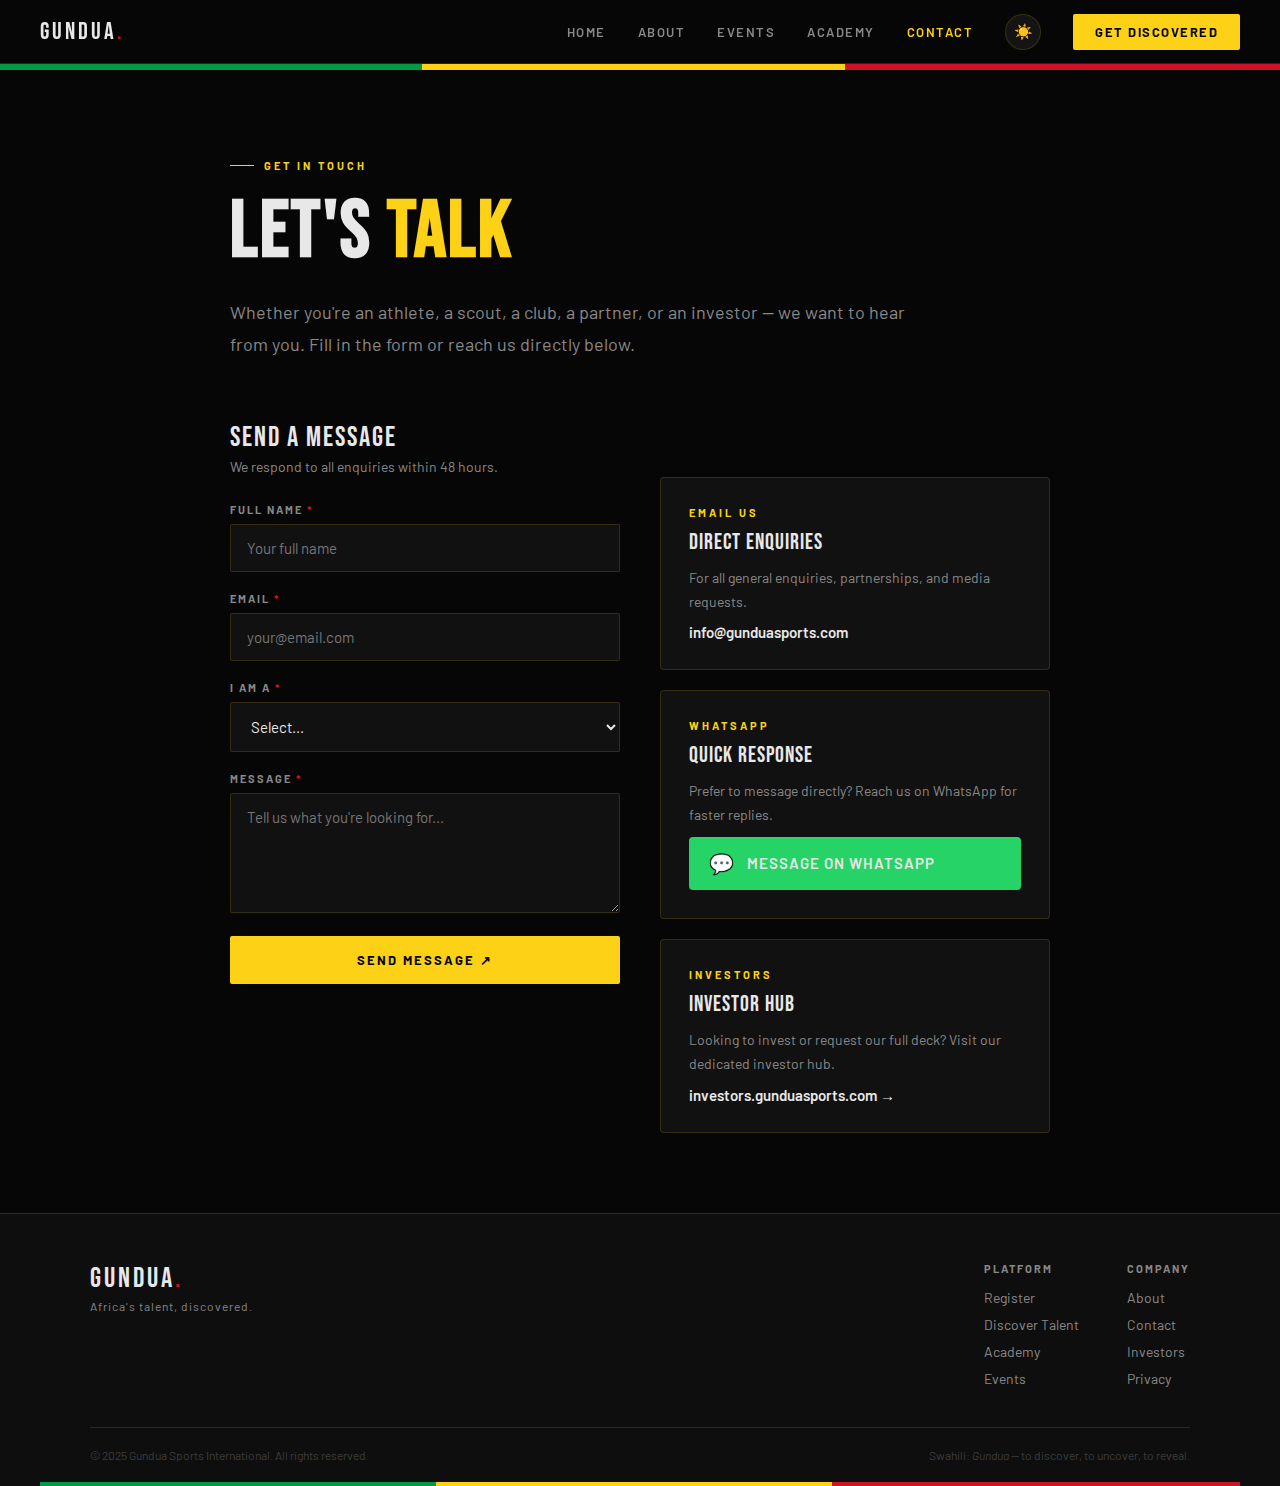
<file: contact/index.html>
<!DOCTYPE html>
<html lang="en">
<head>
<meta charset="UTF-8"/>
<meta name="viewport" content="width=device-width, initial-scale=1.0"/>
<meta name="description" content="Get in touch with Gundua Sports. Whether you are an athlete, scout, club, partner or investor — we respond within 48 hours. Contact us directly or visit our investor hub."/>
<meta name="keywords" content="contact Gundua Sports, Gundua Sports enquiry, African sports platform contact, investor contact Gundua, scout partnership Africa"/>
<meta name="author" content="Gundua Sports International"/>
<meta name="robots" content="index, follow"/>
<link rel="canonical" href="https://gunduasports.com/contact"/>

<!-- Open Graph -->
<meta property="og:type" content="website"/>
<meta property="og:site_name" content="Gundua Sports"/>
<meta property="og:title" content="Contact Gundua Sports"/>
<meta property="og:description" content="Reach out to the Gundua Sports team. Athletes, scouts, clubs, partners and investors welcome. We respond within 48 hours."/>
<meta property="og:url" content="https://gunduasports.com/"/>
<meta property="og:image" content="https://gunduasports.com/og-image.jpg"/>

<!-- Twitter Card -->
<meta name="twitter:card" content="summary_large_image"/>
<meta name="twitter:title" content="Contact Gundua Sports"/>
<meta name="twitter:description" content="Reach out to the Gundua Sports team. Athletes, scouts, clubs, partners and investors welcome. We respond within 48 hours."/>
<meta name="twitter:image" content="https://gunduasports.com/og-image.jpg"/>

<title>Contact Gundua Sports — Athletes, Scouts, Clubs & Investors</title>



<link rel="preconnect" href="https://fonts.googleapis.com">
<link href="https://fonts.googleapis.com/css2?family=Bebas+Neue&family=Barlow:wght@300;400;500;600;700&family=Barlow+Condensed:wght@400;600;700&display=swap" rel="stylesheet">
<link rel="icon" type="image/svg+xml" href="data:image/svg+xml,<svg xmlns='http://www.w3.org/2000/svg' viewBox='0 0 100 100'><rect width='100' height='100' fill='%23000'/><rect y='88' width='100' height='4' fill='%23009A44'/><rect y='94' width='100' height='3' fill='%23FCD116'/><rect y='97' width='100' height='3' fill='%23CE1126'/><text x='50' y='76' font-family='serif' font-weight='900' font-size='68' fill='%23FCD116' text-anchor='middle'>G</text></svg>">
<style>
  :root {
    --red: #CE1126; --gold: #FCD116; --green: #009A44;
    --black: #060606; --dark: #0e0e0e; --card: #111111;
    --border: rgba(252,209,22,0.15); --text: #e8e8e8; --muted: #888;
  }
  * { margin: 0; padding: 0; box-sizing: border-box; }
  html { scroll-behavior: smooth; }
  body { background: var(--black); color: var(--text); font-family: 'Barlow', sans-serif; }

  nav {
    position: fixed; top: 0; left: 0; right: 0; z-index: 100;
    display: flex; align-items: center; justify-content: space-between;
    padding: 0 40px; height: 64px;
    background: rgba(6,6,6,0.95); backdrop-filter: blur(12px);
    border-bottom: 1px solid var(--border);
  }
  .nav-logo { font-family: 'Bebas Neue', sans-serif; font-size: 24px; letter-spacing: 3px; color: var(--text); text-decoration: none; }
  .nav-logo span { color: var(--red); }
  .nav-links { display: flex; gap: 32px; align-items: center; }
  .nav-links a { color: var(--muted); text-decoration: none; font-size: 13px; font-weight: 600; letter-spacing: 1.5px; text-transform: uppercase; transition: color 0.2s; }
  .nav-links a:hover { color: var(--gold); }
  .nav-active { color: var(--gold) !important; }
  .nav-cta { background: var(--gold) !important; color: var(--black) !important; padding: 10px 22px; border-radius: 2px; font-weight: 700 !important; }
  .theme-toggle { width: 36px; height: 36px; background: rgba(255,255,255,0.06); border: 1px solid var(--border); border-radius: 50%; display: flex; align-items: center; justify-content: center; cursor: pointer; font-size: 15px; transition: all 0.2s; }
  .theme-toggle:hover { background: rgba(252,209,22,0.12); border-color: var(--gold); }
  .nav-hamburger { display: none; background: none; border: none; color: var(--text); font-size: 22px; cursor: pointer; padding: 4px 8px; }
  .mobile-nav { display: none; flex-direction: column; background: var(--dark); border-bottom: 1px solid var(--border); padding: 12px 24px 20px; }
  .mobile-nav a { color: var(--muted); text-decoration: none; font-size: 13px; font-weight: 600; letter-spacing: 1.5px; text-transform: uppercase; padding: 12px 0; border-bottom: 1px solid var(--border); }
  .mobile-nav.open { display: flex; }
  @media (max-width: 768px) { .nav-links { display: none; } .nav-hamburger { display: block; } }

  .pan-stripe { height: 6px; background: linear-gradient(to right, var(--green) 33%, var(--gold) 33% 66%, var(--red) 66%); margin-top: 64px; }

  .page-hero { padding: 80px 40px 60px; max-width: 900px; margin: 0 auto; }
  .page-label { display: inline-flex; align-items: center; gap: 10px; font-size: 11px; font-weight: 700; letter-spacing: 3px; text-transform: uppercase; color: var(--gold); margin-bottom: 20px; }
  .page-label::before { content: ''; width: 24px; height: 1px; background: var(--gold); }
  .page-title { font-family: 'Bebas Neue', sans-serif; font-size: clamp(48px, 8vw, 80px); letter-spacing: 2px; line-height: 1; margin-bottom: 24px; }
  .page-title span { color: var(--gold); }
  .page-intro { font-size: 18px; line-height: 1.8; color: var(--muted); max-width: 680px; }

  .contact-grid {
    display: grid;
    grid-template-columns: 1fr 1fr;
    gap: 40px;
    max-width: 900px;
    margin: 0 auto;
    padding: 0 40px 80px;
  }
  @media (max-width: 700px) { .contact-grid { grid-template-columns: 1fr; } }

  /* FORM */
  .contact-form { display: flex; flex-direction: column; gap: 20px; }
  .form-title { font-family: 'Bebas Neue', sans-serif; font-size: 28px; letter-spacing: 2px; margin-bottom: 4px; }
  .form-sub { font-size: 14px; color: var(--muted); margin-bottom: 8px; }

  .field label { display: block; font-size: 11px; font-weight: 700; letter-spacing: 2px; text-transform: uppercase; color: var(--muted); margin-bottom: 8px; }
  .field label span { color: var(--red); }
  .field input, .field select, .field textarea {
    width: 100%; background: var(--card); border: 1px solid var(--border);
    color: var(--text); font-family: 'Barlow', sans-serif; font-size: 15px;
    padding: 14px 16px; border-radius: 2px; outline: none; transition: border-color 0.2s;
  }
  .field input:focus, .field select:focus, .field textarea:focus { border-color: var(--gold); }
  .field textarea { resize: vertical; min-height: 120px; }
  .field input.invalid, .field select.invalid, .field textarea.invalid { border-color: var(--red) !important; }
  .field-error { display: none; color: var(--red); font-size: 12px; font-weight: 600; letter-spacing: 0.5px; margin-top: 5px; }

  .btn-submit {
    background: var(--gold); color: var(--black);
    border: none; cursor: pointer;
    padding: 16px 32px; font-family: 'Barlow', sans-serif;
    font-size: 13px; font-weight: 700; letter-spacing: 2px; text-transform: uppercase;
    border-radius: 2px; transition: background 0.2s; width: 100%;
  }
  .btn-submit:hover { background: #fff; }

  .form-global-error { display: none; color: var(--red); font-size: 13px; font-weight: 600; letter-spacing: 1px; }

  /* SIDEBAR */
  .contact-sidebar { display: flex; flex-direction: column; gap: 20px; padding-top: 56px; }

  .contact-card {
    background: var(--card); border: 1px solid var(--border);
    border-radius: 4px; padding: 28px;
    display: flex; flex-direction: column; gap: 10px;
  }
  .contact-card-label { font-size: 11px; font-weight: 700; letter-spacing: 3px; text-transform: uppercase; color: var(--gold); }
  .contact-card-title { font-family: 'Bebas Neue', sans-serif; font-size: 22px; letter-spacing: 1px; }
  .contact-card-desc { font-size: 14px; color: var(--muted); line-height: 1.7; }
  .contact-card a { color: var(--text); font-size: 15px; font-weight: 600; text-decoration: none; transition: color 0.2s; word-break: break-all; }
  .contact-card a:hover { color: var(--gold); }

  .whatsapp-btn {
    display: flex; align-items: center; gap: 12px;
    background: #25D366; color: #fff;
    padding: 14px 20px; border-radius: 4px;
    text-decoration: none; font-weight: 700; font-size: 14px;
    letter-spacing: 1px; text-transform: uppercase;
    transition: background 0.2s;
  }
  .whatsapp-btn:hover { background: #1ebe5d; color: #fff !important; }
  .whatsapp-icon { font-size: 20px; }

  /* SUCCESS */
  .success-screen { display: none; text-align: center; padding: 60px 20px; }
  .success-screen.show { display: block; }
  .contact-form.hidden { display: none; }
  .success-icon { font-size: 56px; margin-bottom: 20px; }
  .success-title { font-family: 'Bebas Neue', sans-serif; font-size: 40px; letter-spacing: 2px; color: var(--gold); margin-bottom: 12px; }
  .success-sub { font-size: 16px; color: var(--muted); line-height: 1.7; }

  /* FOOTER */
  footer { background: var(--dark); border-top: 1px solid var(--border); padding: 48px 40px 0; }
  .footer-inner { max-width: 1100px; margin: 0 auto; }
  .footer-top { display: flex; justify-content: space-between; flex-wrap: wrap; gap: 40px; padding-bottom: 40px; }
  .footer-logo { font-family: 'Bebas Neue', sans-serif; font-size: 28px; letter-spacing: 3px; }
  .footer-logo span { color: var(--red); }
  .footer-tagline { font-size: 12px; color: var(--muted); letter-spacing: 1px; margin-top: 4px; }
  .footer-links { display: flex; gap: 48px; flex-wrap: wrap; }
  .footer-col { display: flex; flex-direction: column; gap: 10px; }
  .footer-col h4 { font-size: 11px; font-weight: 700; letter-spacing: 2px; text-transform: uppercase; color: var(--muted); margin-bottom: 4px; }
  .footer-col a { font-size: 14px; color: var(--muted); text-decoration: none; transition: color 0.2s; }
  .footer-col a:hover { color: var(--gold); }
  .footer-bottom { border-top: 1px solid var(--border); padding: 20px 0; display: flex; justify-content: space-between; flex-wrap: wrap; gap: 8px; }
  .footer-bottom p { font-size: 12px; color: rgba(255,255,255,0.2); }
  .footer-stripe { height: 4px; background: linear-gradient(to right, var(--green) 33%, var(--gold) 33% 66%, var(--red) 66%); }

  body.light { --black: #f4f1eb; --dark: #eae7e0; --card: #fff; --border: rgba(0,0,0,0.1); --text: #111; --muted: #555; }
  body.light nav { background: rgba(244,241,235,0.96); }
  body.light .nav-links a { color: #555; }
  body.light footer { background: #e4e1da; }

  .reveal { opacity: 0; transform: translateY(24px); transition: opacity 0.6s ease, transform 0.6s ease; }
  .reveal.visible { opacity: 1; transform: translateY(0); }
</style>
</head>
<body>

<nav>
  <a href="/" class="nav-logo">GUNDUA<span>.</span></a>
  <div class="nav-links">
    <a href="/">Home</a>
    <a href="about.html">About</a>
    <a href="events.html">Events</a>
    <a href="academy.html">Academy</a>
    <a href="contact.html" class="nav-active">Contact</a>
    <button class="theme-toggle" onclick="toggleTheme()" id="themeBtn">☀️</button>
    <a href="join.html" class="nav-cta">Get Discovered</a>
  </div>
  <button class="nav-hamburger" onclick="toggleMobileNav()">☰</button>
</nav>
<div class="mobile-nav" id="mobileNav">
  <a href="/" onclick="toggleMobileNav()">Home</a>
  <a href="about.html" onclick="toggleMobileNav()">About</a>
  <a href="events.html" onclick="toggleMobileNav()">Events</a>
  <a href="academy.html" onclick="toggleMobileNav()">Academy</a>
  <a href="contact.html" onclick="toggleMobileNav()">Contact</a>
  <a href="join.html" class="nav-cta" style="text-align:center;margin-top:8px;" onclick="toggleMobileNav()">Get Discovered</a>
</div>

<div class="pan-stripe"></div>

<div class="page-hero reveal">
  <div class="page-label">Get In Touch</div>
  <h1 class="page-title">LET'S <span>TALK</span></h1>
  <p class="page-intro">Whether you're an athlete, a scout, a club, a partner, or an investor — we want to hear from you. Fill in the form or reach us directly below.</p>
</div>

<div class="contact-grid">
  <!-- FORM -->
  <div>
    <div class="contact-form" id="contactForm">
      <div>
        <div class="form-title">SEND A MESSAGE</div>
        <div class="form-sub">We respond to all enquiries within 48 hours.</div>
      </div>
      <div class="field">
        <label>Full Name <span>*</span></label>
        <input type="text" id="c-name" placeholder="Your full name">
        <div class="field-error" id="e-name">Please enter your name.</div>
      </div>
      <div class="field">
        <label>Email <span>*</span></label>
        <input type="email" id="c-email" placeholder="your@email.com">
        <div class="field-error" id="e-email">Please enter a valid email address.</div>
      </div>
      <div class="field">
        <label>I am a <span>*</span></label>
        <select id="c-type">
          <option value="">Select...</option>
          <option>Athlete</option>
          <option>Scout / Coach</option>
          <option>Club / Academy</option>
          <option>Agent</option>
          <option>Investor</option>
          <option>Media / Press</option>
          <option>Other</option>
        </select>
        <div class="field-error" id="e-type">Please select who you are.</div>
      </div>
      <div class="field">
        <label>Message <span>*</span></label>
        <textarea id="c-message" placeholder="Tell us what you're looking for..."></textarea>
        <div class="field-error" id="e-message">Please enter a message.</div>
      </div>
      <div class="form-global-error" id="c-global-error">⚠ Please fill in all required fields.</div>
      <button class="btn-submit" onclick="submitContact()">Send Message ↗</button>
    </div>

    <div class="success-screen" id="successScreen">
      <div class="success-icon">✅</div>
      <div class="success-title">MESSAGE SENT</div>
      <p class="success-sub">Thanks for reaching out.<br>We'll be in touch within 48 hours.</p>
    </div>
  </div>

  <!-- SIDEBAR -->
  <div class="contact-sidebar reveal">
    <div class="contact-card">
      <div class="contact-card-label">Email Us</div>
      <div class="contact-card-title">DIRECT ENQUIRIES</div>
      <div class="contact-card-desc">For all general enquiries, partnerships, and media requests.</div>
      <a href="mailto:info@gunduasports.com">info@gunduasports.com</a>
    </div>

    <div class="contact-card">
      <div class="contact-card-label">WhatsApp</div>
      <div class="contact-card-title">QUICK RESPONSE</div>
      <div class="contact-card-desc">Prefer to message directly? Reach us on WhatsApp for faster replies.</div>
      <!-- Replace the number below with your real WhatsApp number in international format, no + or spaces -->
      <a href="https://wa.me/447700000000" target="_blank" class="whatsapp-btn">
        <span class="whatsapp-icon">💬</span> Message on WhatsApp
      </a>
    </div>

    <div class="contact-card">
      <div class="contact-card-label">Investors</div>
      <div class="contact-card-title">INVESTOR HUB</div>
      <div class="contact-card-desc">Looking to invest or request our full deck? Visit our dedicated investor hub.</div>
      <a href="https://investors.gunduasports.com">investors.gunduasports.com →</a>
    </div>
  </div>
</div>

<footer>
  <div class="footer-inner">
    <div class="footer-top">
      <div>
        <div class="footer-logo">GUNDUA<span>.</span></div>
        <div class="footer-tagline">Africa's talent, discovered.</div>
      </div>
      <div class="footer-links">
        <div class="footer-col">
          <h4>Platform</h4>
          <a href="join.html">Register</a>
          <a href="discover.html">Discover Talent</a>
          <a href="academy.html">Academy</a>
          <a href="events.html">Events</a>
        </div>
        <div class="footer-col">
          <h4>Company</h4>
          <a href="about.html">About</a>
          <a href="contact.html">Contact</a>
          <a href="https://investors.gunduasports.com">Investors</a>
          <a href="#">Privacy</a>
        </div>
      </div>
    </div>
    <div class="footer-bottom">
      <p>© 2025 Gundua Sports International. All rights reserved.</p>
      <p>Swahili: <em>Gundua</em> — to discover, to uncover, to reveal.</p>
    </div>
  </div>
  <div class="footer-stripe"></div>
</footer>

<script>
  function submitContact() {
    const name    = document.getElementById('c-name');
    const email   = document.getElementById('c-email');
    const type    = document.getElementById('c-type');
    const message = document.getElementById('c-message');

    // Reset
    ['name','email','type','message'].forEach(f => {
      document.getElementById('c-' + f).classList.remove('invalid');
      document.getElementById('e-' + f).style.display = 'none';
    });
    document.getElementById('c-global-error').style.display = 'none';

    let valid = true;
    const emailPattern = /^[^\s@]+@[^\s@]+\.[^\s@]+$/;

    if (!name.value.trim()) { name.classList.add('invalid'); document.getElementById('e-name').style.display = 'block'; valid = false; }
    if (!email.value.trim() || !emailPattern.test(email.value.trim())) { email.classList.add('invalid'); document.getElementById('e-email').style.display = 'block'; valid = false; }
    if (!type.value) { type.classList.add('invalid'); document.getElementById('e-type').style.display = 'block'; valid = false; }
    if (!message.value.trim()) { message.classList.add('invalid'); document.getElementById('e-message').style.display = 'block'; valid = false; }

    if (!valid) { document.getElementById('c-global-error').style.display = 'block'; return; }

    document.getElementById('contactForm').classList.add('hidden');
    document.getElementById('successScreen').classList.add('show');
  }

  function toggleTheme() {
    document.body.classList.toggle('light');
    const btn = document.getElementById('themeBtn');
    btn.textContent = document.body.classList.contains('light') ? '🌙' : '☀️';
    localStorage.setItem('gundua-theme', document.body.classList.contains('light') ? 'light' : 'dark');
  }
  (function() {
    if (localStorage.getItem('gundua-theme') === 'light') {
      document.body.classList.add('light');
      document.getElementById('themeBtn').textContent = '🌙';
    }
  })();
  function toggleMobileNav() { document.getElementById('mobileNav').classList.toggle('open'); }
  const reveals = document.querySelectorAll('.reveal');
  const observer = new IntersectionObserver((entries) => {
    entries.forEach((entry, i) => {
      if (entry.isIntersecting) { setTimeout(() => entry.target.classList.add('visible'), i * 80); observer.unobserve(entry.target); }
    });
  }, { threshold: 0.1 });
  reveals.forEach(el => observer.observe(el));
</script>
</body>
</html>
</file>
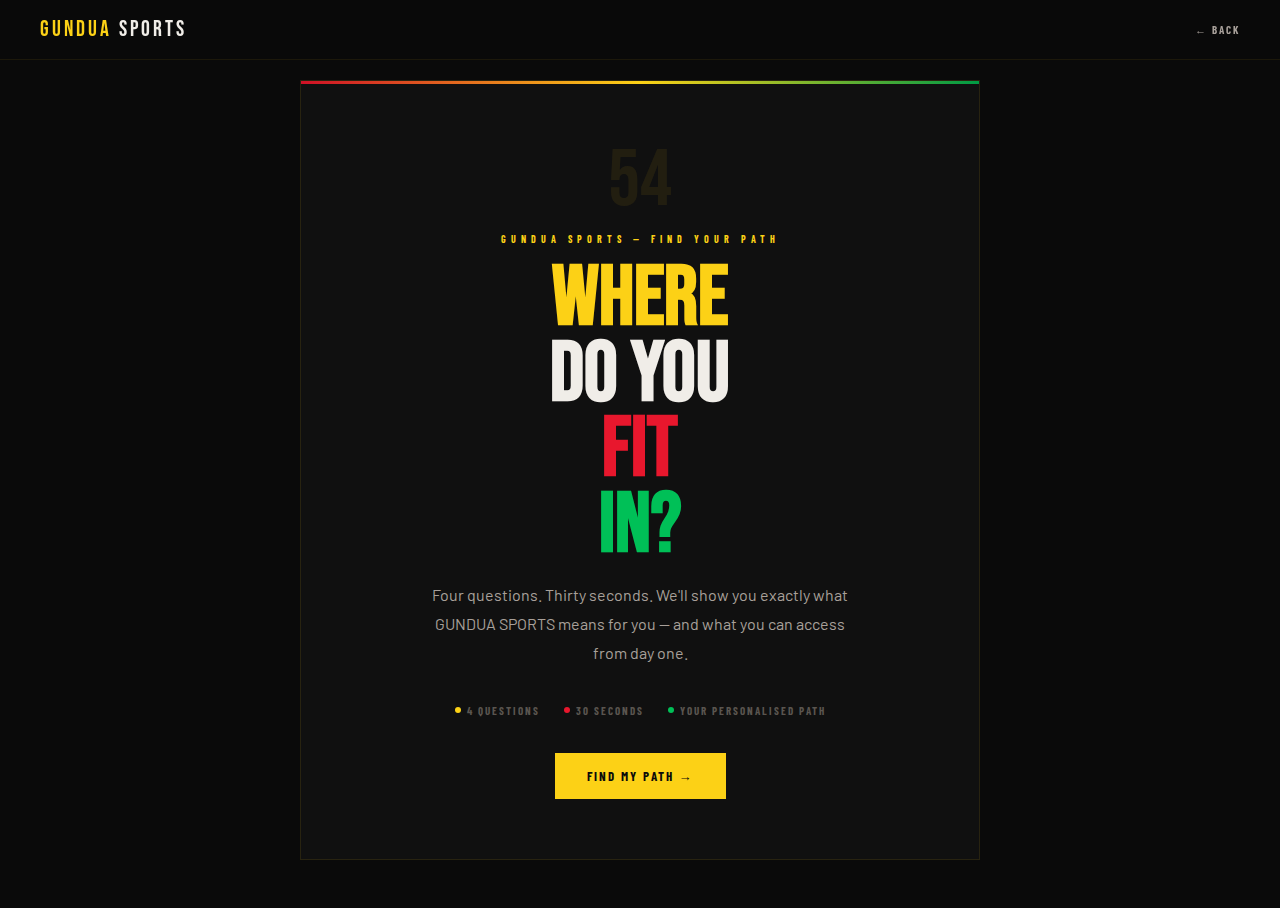
<file: discover/index.html>
<!DOCTYPE html>
<html lang="en">
<head>
<meta charset="UTF-8"/>
<meta name="viewport" content="width=device-width, initial-scale=1.0"/>
<meta name="color-scheme" content="dark"/>
<title>GUNDUA SPORTS — Find Your Path</title>
<link rel="preconnect" href="https://fonts.googleapis.com"/>
<link rel="preconnect" href="https://fonts.gstatic.com" crossorigin/>
<link href="https://fonts.googleapis.com/css2?family=Bebas+Neue&family=Barlow:wght@300;400;600;700&family=Barlow+Condensed:wght@400;500;700&display=swap" rel="stylesheet"/>
<link rel="icon" type="image/svg+xml" href="data:image/svg+xml,<svg xmlns='http://www.w3.org/2000/svg' viewBox='0 0 32 32'><rect width='32' height='32' fill='%230A0A0A'/><text x='4' y='24' font-family='serif' font-weight='900' font-size='22' fill='%23FCD116'>G</text><rect x='0' y='28' width='11' height='4' fill='%23CE1126'/><rect x='11' y='28' width='10' height='4' fill='%23FCD116'/><rect x='21' y='28' width='11' height='4' fill='%23009A44'/></svg>"/>
<style>
:root{--gold:#FCD116;--gold-light:#FFE040;--red:#CE1126;--red-bright:#E8172D;--green:#009A44;--green-bright:#00C057;--black:#0A0A0A;--black-2:#101010;--black-3:#181818;--black-4:#222222;--white:#F0EDE8;--white-dim:#A8A09A;--white-faint:#5A554F;--font-display:'Bebas Neue',sans-serif;--font-condensed:'Barlow Condensed',sans-serif;--font-body:'Barlow',sans-serif;}
*,*::before,*::after{box-sizing:border-box;margin:0;padding:0;}
body{background:var(--black);color:var(--white);font-family:var(--font-body);min-height:100vh;overflow-x:hidden;}
nav{position:fixed;top:0;left:0;right:0;z-index:50;display:flex;align-items:center;justify-content:space-between;padding:0 40px;height:60px;background:rgba(10,10,10,0.94);backdrop-filter:blur(16px);border-bottom:1px solid rgba(252,209,22,0.08);}
.nav-logo{font-family:var(--font-display);font-size:22px;letter-spacing:3px;color:var(--white);text-decoration:none;}
.nav-logo span{color:var(--gold);}
.nav-back{font-family:var(--font-condensed);font-size:11px;font-weight:700;letter-spacing:2px;text-transform:uppercase;color:var(--white-dim);text-decoration:none;transition:color 0.2s;}
.nav-back:hover{color:var(--gold);}
.wrap{min-height:100vh;display:flex;flex-direction:column;align-items:center;justify-content:center;padding:80px 24px 48px;position:relative;z-index:10;}
.prog-wrap{width:100%;max-width:680px;margin-bottom:28px;display:flex;align-items:center;gap:14px;}
.prog-track{flex:1;height:2px;background:rgba(255,255,255,0.05);overflow:hidden;}
.prog-fill{height:100%;background:linear-gradient(90deg,var(--red),var(--gold));transition:width 0.5s cubic-bezier(0.16,1,0.3,1);}
.prog-label{font-family:var(--font-condensed);font-size:10px;font-weight:700;letter-spacing:3px;text-transform:uppercase;color:var(--white-faint);white-space:nowrap;flex-shrink:0;}
.card{width:100%;max-width:680px;background:var(--black-2);border:1px solid rgba(252,209,22,0.1);position:relative;overflow:hidden;}
.card::before{content:'';position:absolute;top:0;left:0;right:0;height:3px;background:linear-gradient(90deg,var(--red),var(--gold),var(--green));}
.screen{display:none;animation:sIn 0.4s cubic-bezier(0.16,1,0.3,1) both;}
.screen.active{display:block;}
@keyframes sIn{from{opacity:0;transform:translateY(18px)}to{opacity:1;transform:translateY(0)}}
/* INTRO */
.intro{padding:60px 52px;text-align:center;}
.intro-num{font-family:var(--font-display);font-size:80px;color:rgba(252,209,22,0.08);line-height:1;margin-bottom:12px;}
.intro-eyebrow{font-family:var(--font-condensed);font-size:10px;font-weight:700;letter-spacing:5px;text-transform:uppercase;color:var(--gold);margin-bottom:16px;}
.intro-title{font-family:var(--font-display);font-size:clamp(48px,8vw,84px);line-height:0.9;margin-bottom:18px;}
.intro-title .ig{color:var(--gold);}
.intro-title .ir{color:var(--red-bright);}
.intro-title .igr{color:var(--green-bright);}
.intro-sub{font-size:16px;color:var(--white-dim);line-height:1.8;max-width:440px;margin:0 auto 36px;}
.intro-meta{display:flex;gap:24px;justify-content:center;margin-bottom:36px;flex-wrap:wrap;}
.meta-item{font-family:var(--font-condensed);font-size:11px;font-weight:700;letter-spacing:2px;text-transform:uppercase;color:var(--white-faint);display:flex;align-items:center;gap:6px;}
.meta-dot{width:6px;height:6px;border-radius:50%;}
.md-g{background:var(--gold);}
.md-r{background:var(--red-bright);}
.md-gr{background:var(--green-bright);}
/* Q SCREENS */
.qscreen{padding:48px 52px;}
.eyebrow{font-family:var(--font-condensed);font-size:10px;font-weight:700;letter-spacing:4px;text-transform:uppercase;color:var(--gold);margin-bottom:12px;display:flex;align-items:center;gap:10px;}
.eyebrow::before{content:'';display:block;width:18px;height:2px;background:var(--gold);}
.q-title{font-family:var(--font-display);font-size:clamp(32px,5vw,52px);line-height:0.93;margin-bottom:32px;}
.q-title em{font-style:normal;color:var(--gold);}
.opts{display:grid;gap:9px;margin-bottom:32px;}
.opts.cols2{grid-template-columns:1fr 1fr;}
.opts.cols1{grid-template-columns:1fr;}
.opt{background:var(--black-3);border:2px solid rgba(255,255,255,0.04);padding:18px 20px;cursor:pointer;transition:all 0.22s cubic-bezier(0.34,1.56,0.64,1);display:flex;align-items:flex-start;gap:14px;position:relative;user-select:none;text-align:left;}
.opt:hover{border-color:rgba(252,209,22,0.3);transform:translateY(-1px);}
.opt.sel{border-color:var(--gold);background:rgba(252,209,22,0.05);}
.opt.sel .ocheck{opacity:1;transform:scale(1);}
.ocheck{position:absolute;top:10px;right:10px;width:18px;height:18px;border-radius:50%;background:var(--gold);display:flex;align-items:center;justify-content:center;font-size:9px;color:var(--black);font-weight:900;opacity:0;transform:scale(0.4);transition:all 0.3s cubic-bezier(0.34,1.56,0.64,1);}
.o-num{font-family:var(--font-display);font-size:28px;color:rgba(252,209,22,0.08);line-height:1;flex-shrink:0;margin-top:-2px;}
.opt.sel .o-num{color:rgba(252,209,22,0.2);}
.o-label{font-family:var(--font-condensed);font-size:16px;font-weight:700;color:var(--white);margin-bottom:3px;}
.o-sub{font-size:12px;color:var(--white-dim);line-height:1.5;}
.o-tag{position:absolute;bottom:8px;right:10px;font-family:var(--font-condensed);font-size:8px;font-weight:700;letter-spacing:2px;text-transform:uppercase;padding:2px 8px;}
.tag-hi{background:rgba(0,154,68,0.1);color:var(--green-bright);}
.tag-md{background:rgba(252,209,22,0.08);color:var(--gold);}
.qnav{display:flex;align-items:center;justify-content:space-between;}
.btn-bk{background:none;border:none;font-family:var(--font-condensed);font-size:11px;font-weight:700;letter-spacing:2px;text-transform:uppercase;color:var(--white-faint);cursor:pointer;padding:12px 0;transition:color 0.2s;}
.btn-bk:hover{color:var(--white);}
.btn-bk:disabled{opacity:0;pointer-events:none;}
.btn-nx{background:var(--gold);color:var(--black);font-family:var(--font-condensed);font-size:12px;font-weight:700;letter-spacing:2px;text-transform:uppercase;padding:14px 30px;border:none;cursor:pointer;transition:all 0.2s;opacity:0.3;pointer-events:none;}
.btn-nx.ready{opacity:1;pointer-events:all;}
.btn-nx.ready:hover{background:var(--gold-light);transform:translateY(-1px);}
/* INPUT SCREEN */
.inputscreen{padding:48px 52px;}
.field{display:flex;flex-direction:column;gap:7px;margin-bottom:14px;}
.field-label{font-family:var(--font-condensed);font-size:10px;font-weight:700;letter-spacing:3px;text-transform:uppercase;color:var(--gold);}
.field-row{display:grid;grid-template-columns:1fr 1fr;gap:12px;margin-bottom:14px;}
.fi,.fs{background:var(--black-4);border:1px solid rgba(255,255,255,0.05);color:var(--white);font-family:var(--font-body);font-size:15px;padding:13px 15px;outline:none;transition:all 0.2s;appearance:none;width:100%;color-scheme:dark;}
.fi:focus,.fs:focus{border-color:var(--gold);box-shadow:0 0 0 3px rgba(252,209,22,0.07);}
.fi::placeholder{color:rgba(240,237,232,0.2);}
.fi.err,.fs.err{border-color:var(--red-bright);}
.fs option,.fs optgroup{background:#1a1a1a;color:#f0ede8;}
/* RESULT */
.result{padding:48px 52px;}
.r-badge{font-family:var(--font-condensed);font-size:9px;font-weight:700;letter-spacing:3px;text-transform:uppercase;padding:4px 12px;display:inline-block;margin-bottom:16px;}
.r-title{font-family:var(--font-display);font-size:clamp(40px,6vw,68px);line-height:0.9;margin-bottom:16px;}
.r-sub{font-size:15px;color:var(--white-dim);line-height:1.8;max-width:500px;margin-bottom:32px;border-left:3px solid var(--gold);padding-left:18px;}
.r-features{display:flex;flex-direction:column;gap:2px;margin-bottom:32px;}
.r-feat{background:var(--black-3);padding:14px 18px;display:flex;gap:12px;align-items:flex-start;}
.r-feat-bar{width:3px;background:var(--gold);flex-shrink:0;align-self:stretch;}
.r-feat-text{font-size:14px;color:var(--white-dim);line-height:1.5;}
.r-feat-text strong{color:var(--white);}
.r-actions{display:flex;gap:12px;flex-wrap:wrap;}
.btn-rp{background:var(--gold);color:var(--black);font-family:var(--font-condensed);font-size:13px;font-weight:700;letter-spacing:2px;text-transform:uppercase;padding:15px 30px;border:none;cursor:pointer;text-decoration:none;display:inline-block;transition:all 0.2s;}
.btn-rp:hover{background:var(--gold-light);transform:translateY(-1px);}
.btn-ro{background:transparent;color:var(--white);font-family:var(--font-condensed);font-size:13px;font-weight:700;letter-spacing:2px;text-transform:uppercase;padding:15px 30px;border:1px solid rgba(240,237,232,0.15);text-decoration:none;display:inline-block;transition:all 0.2s;}
.btn-ro:hover{border-color:var(--gold);color:var(--gold);}
/* LOADING */
.loading{display:none;position:fixed;inset:0;background:rgba(10,10,10,0.94);z-index:200;align-items:center;justify-content:center;flex-direction:column;gap:18px;}
.loading.on{display:flex;}
.loader{width:44px;height:44px;border:3px solid rgba(252,209,22,0.08);border-top-color:var(--gold);border-radius:50%;animation:spin 0.8s linear infinite;}
@keyframes spin{to{transform:rotate(360deg)}}
.loader-txt{font-family:var(--font-condensed);font-size:11px;font-weight:700;letter-spacing:3px;text-transform:uppercase;color:var(--white-dim);}
/* BTN PRIMARY */
.btn-primary{background:var(--gold);color:var(--black);font-family:var(--font-condensed);font-size:13px;font-weight:700;letter-spacing:2px;text-transform:uppercase;padding:15px 32px;border:none;cursor:pointer;text-decoration:none;display:inline-block;transition:all 0.2s;}
.btn-primary:hover{background:var(--gold-light);}
@media(max-width:600px){
  nav{padding:0 20px;}
  .intro,.qscreen,.inputscreen,.result{padding:36px 26px;}
  .opts.cols2{grid-template-columns:1fr;}
  .field-row{grid-template-columns:1fr;}
  .intro-title{font-size:52px;}
}
</style>
</head>
<body>
<div class="loading" id="loading"><div class="loader"></div><div class="loader-txt">Building your path...</div></div>
<nav><a href="/" class="nav-logo"><span>GUNDUA</span> SPORTS</a><a href="/" class="nav-back">← Back</a></nav>
<div class="wrap">
  <div class="prog-wrap" id="progWrap" style="display:none;">
    <div class="prog-track"><div class="prog-fill" id="progFill" style="width:0%"></div></div>
    <div class="prog-label" id="progLabel">1 of 4</div>
  </div>
  <div class="card" id="card">

    <!-- INTRO -->
    <div class="screen active" id="si">
      <div class="intro">
        <div class="intro-num">54</div>
        <div class="intro-eyebrow">GUNDUA SPORTS — Find Your Path</div>
        <h1 class="intro-title"><span class="ig">WHERE</span><br>DO YOU<br><span class="ir">FIT</span><br><span class="igr">IN?</span></h1>
        <p class="intro-sub">Four questions. Thirty seconds. We'll show you exactly what GUNDUA SPORTS means for you — and what you can access from day one.</p>
        <div class="intro-meta">
          <div class="meta-item"><div class="meta-dot md-g"></div>4 questions</div>
          <div class="meta-item"><div class="meta-dot md-r"></div>30 seconds</div>
          <div class="meta-item"><div class="meta-dot md-gr"></div>Your personalised path</div>
        </div>
        <button class="btn-primary" onclick="startQuiz()">Find My Path →</button>
      </div>
    </div>

    <!-- Q1 -->
    <div class="screen" id="sq1">
      <div class="qscreen">
        <div class="eyebrow">Question 1 of 4</div>
        <h2 class="q-title">WHAT BEST<br>DESCRIBES <em>YOU?</em></h2>
        <div class="opts cols2" id="oq1">
          <div class="opt" onclick="pick(this,'q1','athlete')"><div class="ocheck">✓</div><div class="o-num">01</div><div><div class="o-label">Athlete</div><div class="o-sub">I play football and want to be seen by the right people</div></div><span class="o-tag tag-hi">Priority</span></div>
          <div class="opt" onclick="pick(this,'q1','parent')"><div class="ocheck">✓</div><div class="o-num">02</div><div><div class="o-label">Parent / Guardian</div><div class="o-sub">I support an athlete and want to protect their career</div></div><span class="o-tag tag-hi">Priority</span></div>
          <div class="opt" onclick="pick(this,'q1','coach')"><div class="ocheck">✓</div><div class="o-num">03</div><div><div class="o-label">Coach</div><div class="o-sub">I develop players and want recognised credentials</div></div><span class="o-tag tag-hi">Priority</span></div>
          <div class="opt" onclick="pick(this,'q1','scout')"><div class="ocheck">✓</div><div class="o-num">04</div><div><div class="o-label">Scout</div><div class="o-sub">I identify talent and want a global platform</div></div><span class="o-tag tag-md">Partner</span></div>
          <div class="opt" onclick="pick(this,'q1','club')"><div class="ocheck">✓</div><div class="o-num">05</div><div><div class="o-label">Club / Academy</div><div class="o-sub">We recruit and develop players at an organised level</div></div><span class="o-tag tag-md">Partner</span></div>
          <div class="opt" onclick="pick(this,'q1','diaspora')"><div class="ocheck">✓</div><div class="o-num">06</div><div><div class="o-label">Diaspora Athlete</div><div class="o-sub">African heritage, playing or living abroad</div></div><span class="o-tag tag-md">Segment</span></div>
        </div>
        <div class="qnav"><button class="btn-bk" disabled>← Back</button><button class="btn-nx" id="nq1" onclick="qNext('q2')">Continue →</button></div>
      </div>
    </div>

    <!-- Q2 -->
    <div class="screen" id="sq2">
      <div class="qscreen">
        <div class="eyebrow">Question 2 of 4</div>
        <h2 class="q-title">WHAT IS YOUR<br><em>BIGGEST</em><br>CHALLENGE?</h2>
        <div class="opts cols1" id="oq2"></div>
        <div class="qnav"><button class="btn-bk" onclick="qBack('q1')">← Back</button><button class="btn-nx" id="nq2" onclick="qNext('q3')">Continue →</button></div>
      </div>
    </div>

    <!-- Q3 -->
    <div class="screen" id="sq3">
      <div class="qscreen">
        <div class="eyebrow">Question 3 of 4</div>
        <h2 class="q-title">WHERE ARE<br>YOU <em>BASED?</em></h2>
        <div class="opts cols2" id="oq3">
          <div class="opt" onclick="pick(this,'q3','west-africa')"><div class="ocheck">✓</div><div class="o-num">01</div><div><div class="o-label">West Africa</div><div class="o-sub">Nigeria, Ghana, Senegal, Côte d'Ivoire & ECOWAS</div></div></div>
          <div class="opt" onclick="pick(this,'q3','east-africa')"><div class="ocheck">✓</div><div class="o-num">02</div><div><div class="o-label">East Africa</div><div class="o-sub">Kenya, Ethiopia, Tanzania, Uganda, Rwanda</div></div></div>
          <div class="opt" onclick="pick(this,'q3','southern-africa')"><div class="ocheck">✓</div><div class="o-num">03</div><div><div class="o-label">Southern Africa</div><div class="o-sub">South Africa, Zimbabwe, Namibia & region</div></div></div>
          <div class="opt" onclick="pick(this,'q3','north-africa')"><div class="ocheck">✓</div><div class="o-num">04</div><div><div class="o-label">North Africa</div><div class="o-sub">Egypt, Morocco, Tunisia & region</div></div></div>
          <div class="opt" onclick="pick(this,'q3','uk-europe')"><div class="ocheck">✓</div><div class="o-num">05</div><div><div class="o-label">UK & Europe</div><div class="o-sub">Based in Europe — African connection or not</div></div></div>
          <div class="opt" onclick="pick(this,'q3','americas')"><div class="ocheck">✓</div><div class="o-num">06</div><div><div class="o-label">Americas</div><div class="o-sub">USA, Canada, Brazil & the Americas</div></div></div>
        </div>
        <div class="qnav"><button class="btn-bk" onclick="qBack('q2')">← Back</button><button class="btn-nx" id="nq3" onclick="qNext('q4')">Continue →</button></div>
      </div>
    </div>

    <!-- Q4 -->
    <div class="screen" id="sq4">
      <div class="qscreen">
        <div class="eyebrow">Question 4 of 4</div>
        <h2 class="q-title">HOW READY<br>ARE <em>YOU?</em></h2>
        <div class="opts cols1" id="oq4">
          <div class="opt" onclick="pick(this,'q4','now')"><div class="ocheck">✓</div><div class="o-num">01</div><div><div class="o-label">Ready now</div><div class="o-sub">I want to register, submit and start immediately</div></div></div>
          <div class="opt" onclick="pick(this,'q4','soon')"><div class="ocheck">✓</div><div class="o-num">02</div><div><div class="o-label">Ready soon</div><div class="o-sub">I want to understand the platform first, then commit</div></div></div>
          <div class="opt" onclick="pick(this,'q4','exploring')"><div class="ocheck">✓</div><div class="o-num">03</div><div><div class="o-label">Exploring options</div><div class="o-sub">I want to stay informed and see how this develops</div></div></div>
        </div>
        <div class="qnav"><button class="btn-bk" onclick="qBack('q3')">← Back</button><button class="btn-nx" id="nq4" onclick="showInput()">Show My Path →</button></div>
      </div>
    </div>

    <!-- INPUT -->
    <div class="screen" id="sinput">
      <div class="inputscreen">
        <div class="eyebrow">Almost There</div>
        <h2 style="font-family:var(--font-display);font-size:clamp(28px,4vw,44px);line-height:0.92;margin-bottom:8px;color:var(--white);">YOUR PATH<br>IS <span style="color:var(--gold);">READY</span></h2>
        <p style="font-size:15px;color:var(--white-dim);margin-bottom:28px;line-height:1.7;">Enter your details to unlock your personalised GUNDUA experience.</p>
        <div class="field-row">
          <div><label class="field-label">First Name</label><input class="fi" id="in_fn" type="text" placeholder="First name" style="margin-top:7px;"/></div>
          <div><label class="field-label">Last Name</label><input class="fi" id="in_ln" type="text" placeholder="Last name" style="margin-top:7px;"/></div>
        </div>
        <div class="field"><label class="field-label">Email</label><input class="fi" id="in_em" type="email" placeholder="your@email.com"/></div>
        <div class="field"><label class="field-label">WhatsApp</label><input class="fi" id="in_ph" type="tel" placeholder="+234 800 000 0000"/></div>
        <div class="qnav" style="margin-top:8px;">
          <button class="btn-bk" onclick="qBack('q4')">← Back</button>
          <button class="btn-primary" onclick="submitQuiz()">Unlock My Path →</button>
        </div>
      </div>
    </div>

    <!-- RESULT -->
    <div class="screen" id="sresult">
      <div class="result" id="resultContent"></div>
    </div>

  </div>
</div>

<script>
const SUPABASE_URL='https://iniwfkjifuguaqtxkios.supabase.co';
const SUPABASE_KEY='eyJhbGciOiJIUzI1NiIsInR5cCI6IkpXVCJ9.eyJpc3MiOiJzdXBhYmFzZSIsInJlZiI6ImluaXdma2ppZnVndWFxdHhraW9zIiwicm9sZSI6ImFub24iLCJpYXQiOjE3NzQwNDY1MTgsImV4cCI6MjA4OTYyMjUxOH0.hqY2GUG1EXWJAjE5EjS8K_VoJIS-Qs3gRrvUuRzT-UU';
const ans={q1:null,q2:null,q3:null,q4:null};

const challenges={athlete:[{v:'visibility',l:'Nobody can see me',s:'I have talent but no platform, no connections, no exposure'},{v:'pathway',l:"I don't know the pathway",s:'I don\'t understand how to get from where I am to a professional contract'},{v:'money',l:'Money is a barrier',s:"I can't afford trials, travel or development costs"},{v:'trust',l:"I've been misled before",s:'Fake agents, scam trials — I\'ve lost trust in the system'}],parent:[{v:'safety',l:'Protecting my child from exploitation',s:'Too many fake agents and scam opportunities targeting young athletes'},{v:'knowledge',l:"I don't understand the industry",s:"I want to support my child but don't know how the system works"},{v:'opportunity',l:'Finding real opportunities',s:'Legitimate trials, academies and pathways that are genuinely accessible'},{v:'rights',l:'Understanding contracts and rights',s:'What should my child sign? What should they never sign?'}],coach:[{v:'credentials',l:'I lack recognised credentials',s:'I have the knowledge but no official certification to back it up'},{v:'network',l:'My network is too small',s:'I work in isolation with no connection to international football'},{v:'methodology',l:'I need better methodology',s:'I want to coach at a higher level but need the frameworks'},{v:'income',l:'I need to earn more from coaching',s:'How do I turn my knowledge into a sustainable income?'}],scout:[{v:'platform',l:'I have no platform for my findings',s:'I identify talent but have nowhere credible to report or publish it'},{v:'network',l:'I need international connections',s:"My findings go nowhere because I don't know the right clubs or agents"},{v:'credentials',l:'I need formal recognition',s:'I want to be seen as a professional scout, not a freelancer'},{v:'revenue',l:'I want to earn from my scouting',s:'How do I monetise my knowledge and network?'}],club:[{v:'talent',l:'Finding verified African talent',s:"We want to recruit from Africa but can't trust unverified pipelines"},{v:'cost',l:'Recruitment costs too much',s:'Flying scouts to Africa, attending trials — the costs are prohibitive'},{v:'data',l:'No reliable data on African players',s:'We need verified profiles and reports before we invest in a player'},{v:'network',l:'We need a trusted local partner',s:'We want someone on the ground who understands the African market'}],diaspora:[{v:'eligibility',l:'Dual eligibility confusion',s:'I have African heritage and want to understand my international options'},{v:'visibility',l:"African clubs can't see me",s:'I play abroad but want exposure back to African leagues and selectors'},{v:'identity',l:'Maintaining my African football identity',s:"I don't want to lose connection to where I came from"},{v:'pathway',l:'Pathway back to Africa or forward globally',s:'I want options — not just the country I\'m currently in'}]};

const results={athlete:{badge:{t:'Athlete Pathway',bg:'rgba(0,154,68,0.1)',c:'#00C057'},title:'YOUR CAREER\nSTARTS HERE',sub:"GUNDUA SPORTS was built for exactly this moment. Submit your clip, get a real evaluation from a FIFA-trained team, and build a verified profile that scouts across UK, Spain and USA can find.",features:['<strong>Free clip submission</strong> — evaluated by our scouting team trained in FIFA agent methodology','<strong>Academy access</strong> — know your rights, understand contracts, build your brand before you turn professional','<strong>Verified profile</strong> — visible to scouts connected to our UK, Spain and USA partner networks','<strong>Funding pathways</strong> — scholarship connections and talent grants coming for verified athletes'],cta:'/join',cta2:'/',ctaTxt:'Register & Submit Your Clip',cta2Txt:'See How It Works'},parent:{badge:{t:'Parent Pathway',bg:'rgba(252,209,22,0.1)',c:'#FCD116'},title:'PROTECT YOUR\nATHLETE',sub:"Your instinct to verify before you trust is exactly right. GUNDUA SPORTS gives you the knowledge and platform to make informed decisions about your child's football future — without the risk of exploitation.",features:['<strong>Know the red flags</strong> — our Academy covers what legitimate opportunities look like vs. scams and fake agents','<strong>Understand contracts</strong> — before your child signs anything, you need to understand what it means','<strong>Verified pathways only</strong> — every opportunity on GUNDUA is vetted through our established international network','<strong>Stay informed</strong> — register and we keep you updated as real opportunities open up'],cta:'/join',cta2:'/academy',ctaTxt:'Register Free',cta2Txt:'Explore Academy'},coach:{badge:{t:'Coach Pathway',bg:'rgba(206,17,38,0.1)',c:'#E8172D'},title:'YOUR KNOWLEDGE\nDESERVES\nRECOGNITION',sub:'GUNDUA SPORTS Academy — in partnership with A.F.C.A.S. (UK) — is building the credential framework that gives African coaches the international recognition their expertise deserves.',features:['<strong>A.F.C.A.S. partnership</strong> — Premier League-pedigreed coaching education reaching Africa for the first time','<strong>International network</strong> — connect with scouts and clubs through UK, Spain and USA partner channels','<strong>Earn from your knowledge</strong> — become a Certified Sports Educator on the GUNDUA platform','<strong>Methodology access</strong> — built on frameworks from Soccer Syndicate USA\'s proven development template'],cta:'/join',cta2:'/academy',ctaTxt:'Register as a Coach',cta2Txt:'Explore Academy'},scout:{badge:{t:'Scout Pathway',bg:'rgba(252,209,22,0.1)',c:'#FCD116'},title:'YOUR NETWORK\nJUST GOT\nGLOBAL',sub:"You've been finding talent that the world hasn't seen yet. GUNDUA SPORTS gives your findings a verified platform, connects you to international club networks, and builds a structure around your expertise that pays.",features:['<strong>Publish your reports</strong> — verified athlete profiles you scout appear on a platform seen by clubs in UK, Spain and USA','<strong>Partner network access</strong> — connect directly with A.F.C.A.S., FutbolJobs and Soccer Syndicate through GUNDUA','<strong>Formal credentials</strong> — get AFCAS-backed certification that positions you as a professional scout internationally','<strong>Revenue share model</strong> — scouts who source verified talent that gets placed earn through the platform'],cta:'/join',cta2:'/',ctaTxt:'Join Scout Network',cta2Txt:'View Partner Networks'},club:{badge:{t:'Club Pathway',bg:'rgba(206,17,38,0.1)',c:'#E8172D'},title:'VERIFIED\nAFRICAN TALENT\nON DEMAND',sub:'Stop flying scouts blind into markets you don\'t understand. GUNDUA SPORTS gives you a verified database of evaluated African athletes — built on real scouting reports, not self-submitted profiles.',features:['<strong>Pre-verified profiles</strong> — every athlete in our database has been evaluated by our FIFA-trained scouting team','<strong>Pan-African coverage</strong> — West, East, Southern and North Africa — the talent pool most clubs can\'t access efficiently','<strong>Real scouting data</strong> — technical, tactical, physical and mental assessment — not just highlight clips','<strong>Trusted local partner</strong> — GUNDUA SPORTS operates as your African infrastructure partner'],cta:'/join',cta2:'mailto:sportsmanagentintllc@gmail.com',ctaTxt:'Register Your Club',cta2Txt:'Contact Us Directly'},diaspora:{badge:{t:'Diaspora Pathway',bg:'rgba(0,154,68,0.1)',c:'#00C057'},title:'YOUR ROOTS.\nYOUR REACH.\nYOUR CHOICE.',sub:'African heritage doesn\'t end at a passport. GUNDUA SPORTS is built for the dual experience — athletes with African roots playing abroad, navigating eligibility, identity and opportunity across two worlds simultaneously.',features:['<strong>Dual eligibility clarity</strong> — understand your international options based on your heritage and current nationality','<strong>Visibility in both directions</strong> — exposure to African national teams, leagues AND European clubs through one profile','<strong>African network access</strong> — stay connected to the continent\'s emerging talent infrastructure from anywhere in the world','<strong>Diaspora-specific education</strong> — Academy modules covering the unique challenges of the African athlete abroad'],cta:'/join',cta2:'/',ctaTxt:'Register Your Profile',cta2Txt:'Explore the Platform'}};

function startQuiz(){document.getElementById('progWrap').style.display='flex';showS('q1');setProg(1);}
function showS(id){document.querySelectorAll('.screen').forEach(s=>s.classList.remove('active'));document.getElementById('s'+id).classList.add('active');window.scrollTo({top:0,behavior:'smooth'});}
function setProg(n){const pct=n/5*100;document.getElementById('progFill').style.width=pct+'%';document.getElementById('progLabel').textContent=n+' of 4';}

function pick(el,q,val){
  document.querySelectorAll(`#oq${q.replace('q','')} .opt`).forEach(o=>o.classList.remove('sel'));
  el.classList.add('sel');ans[q]=val;
  const nb=document.getElementById('n'+q);if(nb)nb.classList.add('ready');
  if(q==='q1')buildQ2(val);
}

function buildQ2(role){
  const opts=challenges[role]||[];
  document.getElementById('oq2').innerHTML=opts.map((o,i)=>`<div class="opt" onclick="pick(this,'q2','${o.v}')"><div class="ocheck">✓</div><div class="o-num">0${i+1}</div><div><div class="o-label">${o.l}</div><div class="o-sub">${o.s}</div></div></div>`).join('');
}

function qNext(to){const n=parseInt(to.replace('q',''));setProg(n);showS(to);}
function qBack(to){const n=parseInt(to.replace('q',''));setProg(n);showS(to);}
function showInput(){document.getElementById('progFill').style.width='100%';document.getElementById('progLabel').textContent='Almost done';showS('input');}

async function submitQuiz(){
  const fn=document.getElementById('in_fn').value.trim();
  const em=document.getElementById('in_em').value.trim();
  if(!fn){document.getElementById('in_fn').classList.add('err');return;}
  if(!em||!/\S+@\S+\.\S+/.test(em)){document.getElementById('in_em').classList.add('err');return;}
  document.getElementById('loading').classList.add('on');
  const payload={user_type:ans.q1,biggest_challenge:ans.q2,region:ans.q3,urgency:ans.q4,first_name:fn,last_name:document.getElementById('in_ln').value.trim()||null,email:em,phone:document.getElementById('in_ph').value.trim()||null,source:'discover',registered_at:new Date().toISOString()};
  try{await fetch(`${SUPABASE_URL}/rest/v1/registrations`,{method:'POST',headers:{'Content-Type':'application/json','apikey':SUPABASE_KEY,'Authorization':`Bearer ${SUPABASE_KEY}`,'Prefer':'return=minimal'},body:JSON.stringify(payload)});}catch(e){console.error(e);}
  document.getElementById('loading').classList.remove('on');
  buildResult(fn);showS('result');document.getElementById('progWrap').style.display='none';
}

function buildResult(name){
  const r=results[ans.q1||'athlete'];
  const lines=r.title.split('\n');
  const colors=['var(--gold)','var(--white)','var(--green-bright)'];
  const titleHTML=lines.map((l,i)=>`<span style="color:${colors[i]||'var(--white)'};">${l}</span>`).join('<br>');
  const featsHTML=r.features.map(f=>`<div class="r-feat"><div class="r-feat-bar"></div><div class="r-feat-text">${f}</div></div>`).join('');
  document.getElementById('resultContent').innerHTML=`
    <div style="margin-bottom:16px;"><span class="r-badge" style="background:${r.badge.bg};color:${r.badge.c};">${r.badge.t}</span></div>
    <div style="font-family:var(--font-condensed);font-size:12px;font-weight:700;letter-spacing:3px;text-transform:uppercase;color:var(--gold);margin-bottom:10px;">Welcome, ${name.toUpperCase()}</div>
    <h2 class="r-title">${titleHTML}</h2>
    <p class="r-sub">${r.sub}</p>
    <div class="r-features">${featsHTML}</div>
    <div class="r-actions">
      <a href="${r.cta}" class="btn-rp">${r.ctaTxt} →</a>
      <a href="${r.cta2}" class="btn-ro">${r.cta2Txt}</a>
    </div>
    <p style="margin-top:18px;font-size:11px;color:rgba(90,85,79,0.6);font-family:var(--font-condensed);letter-spacing:1px;text-transform:uppercase;">You're registered. We'll be in touch.</p>`;
}
</script>
</body>
</html>
</file>
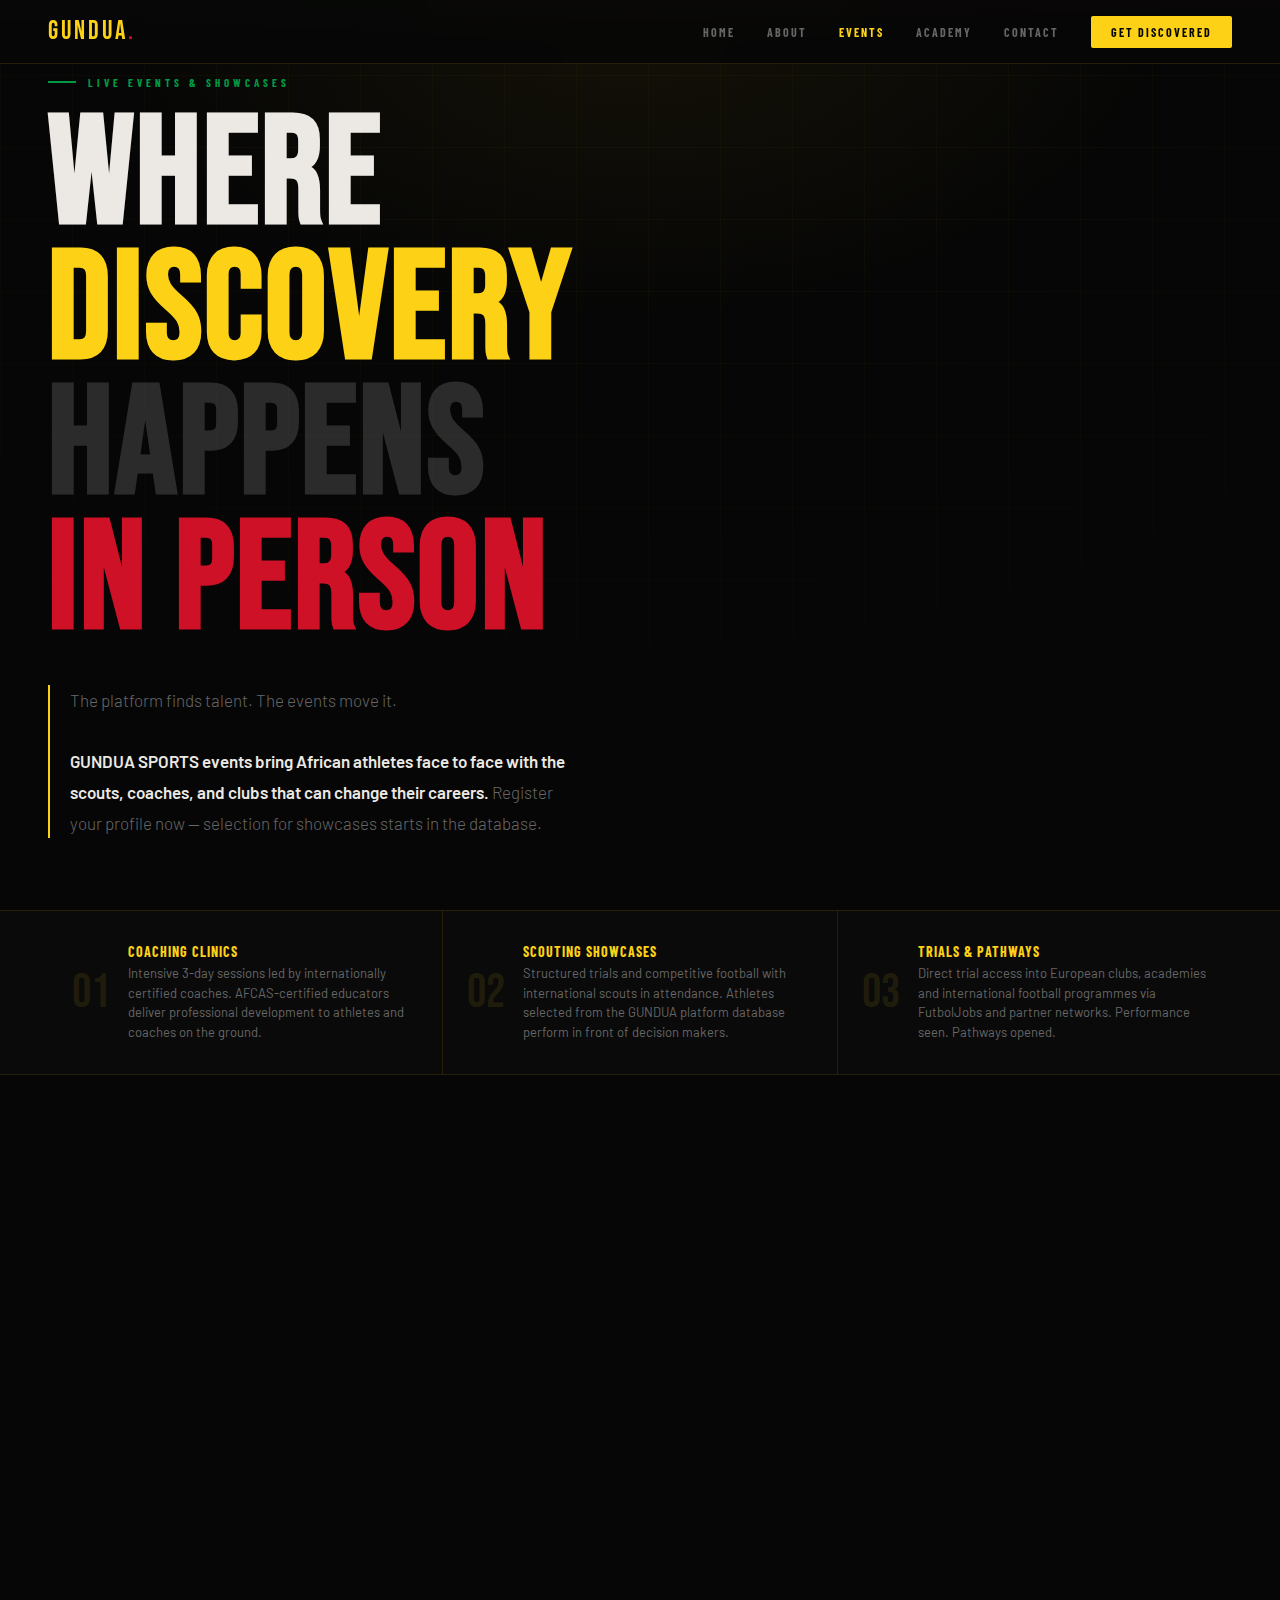
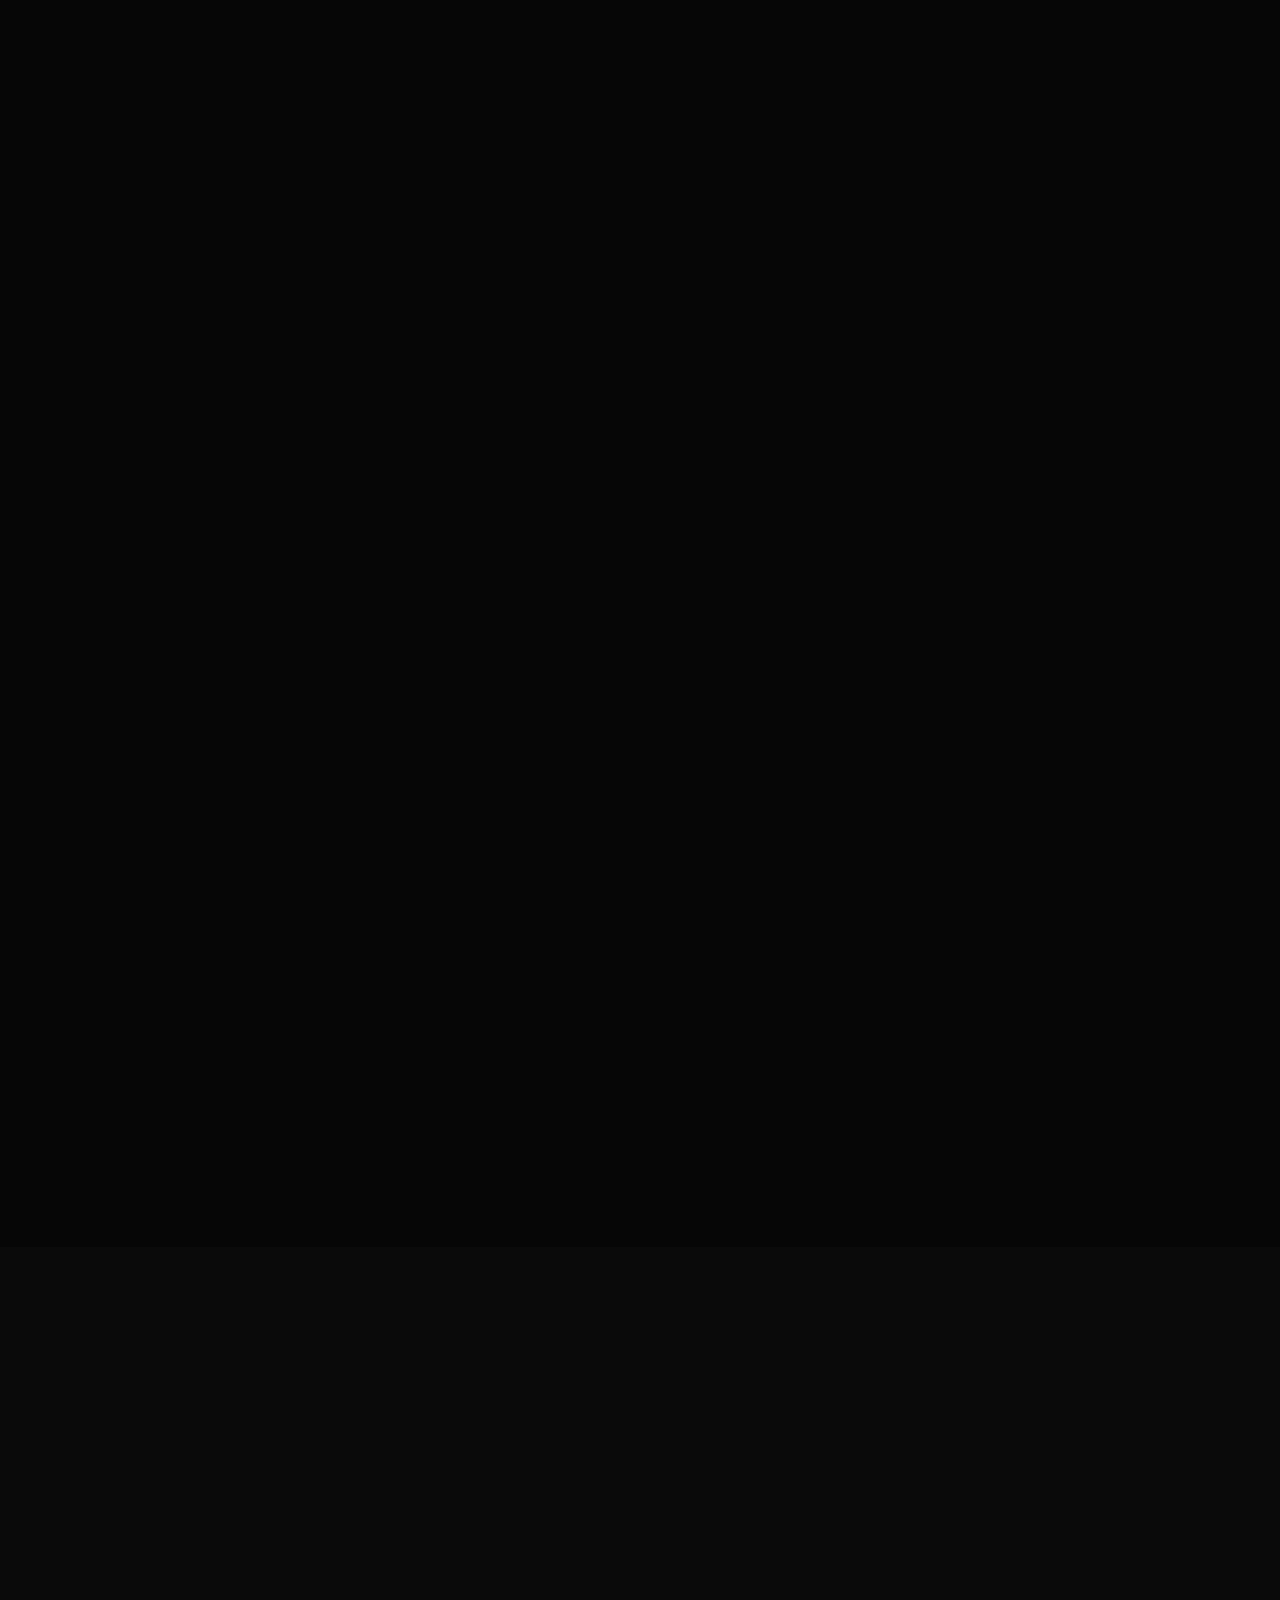
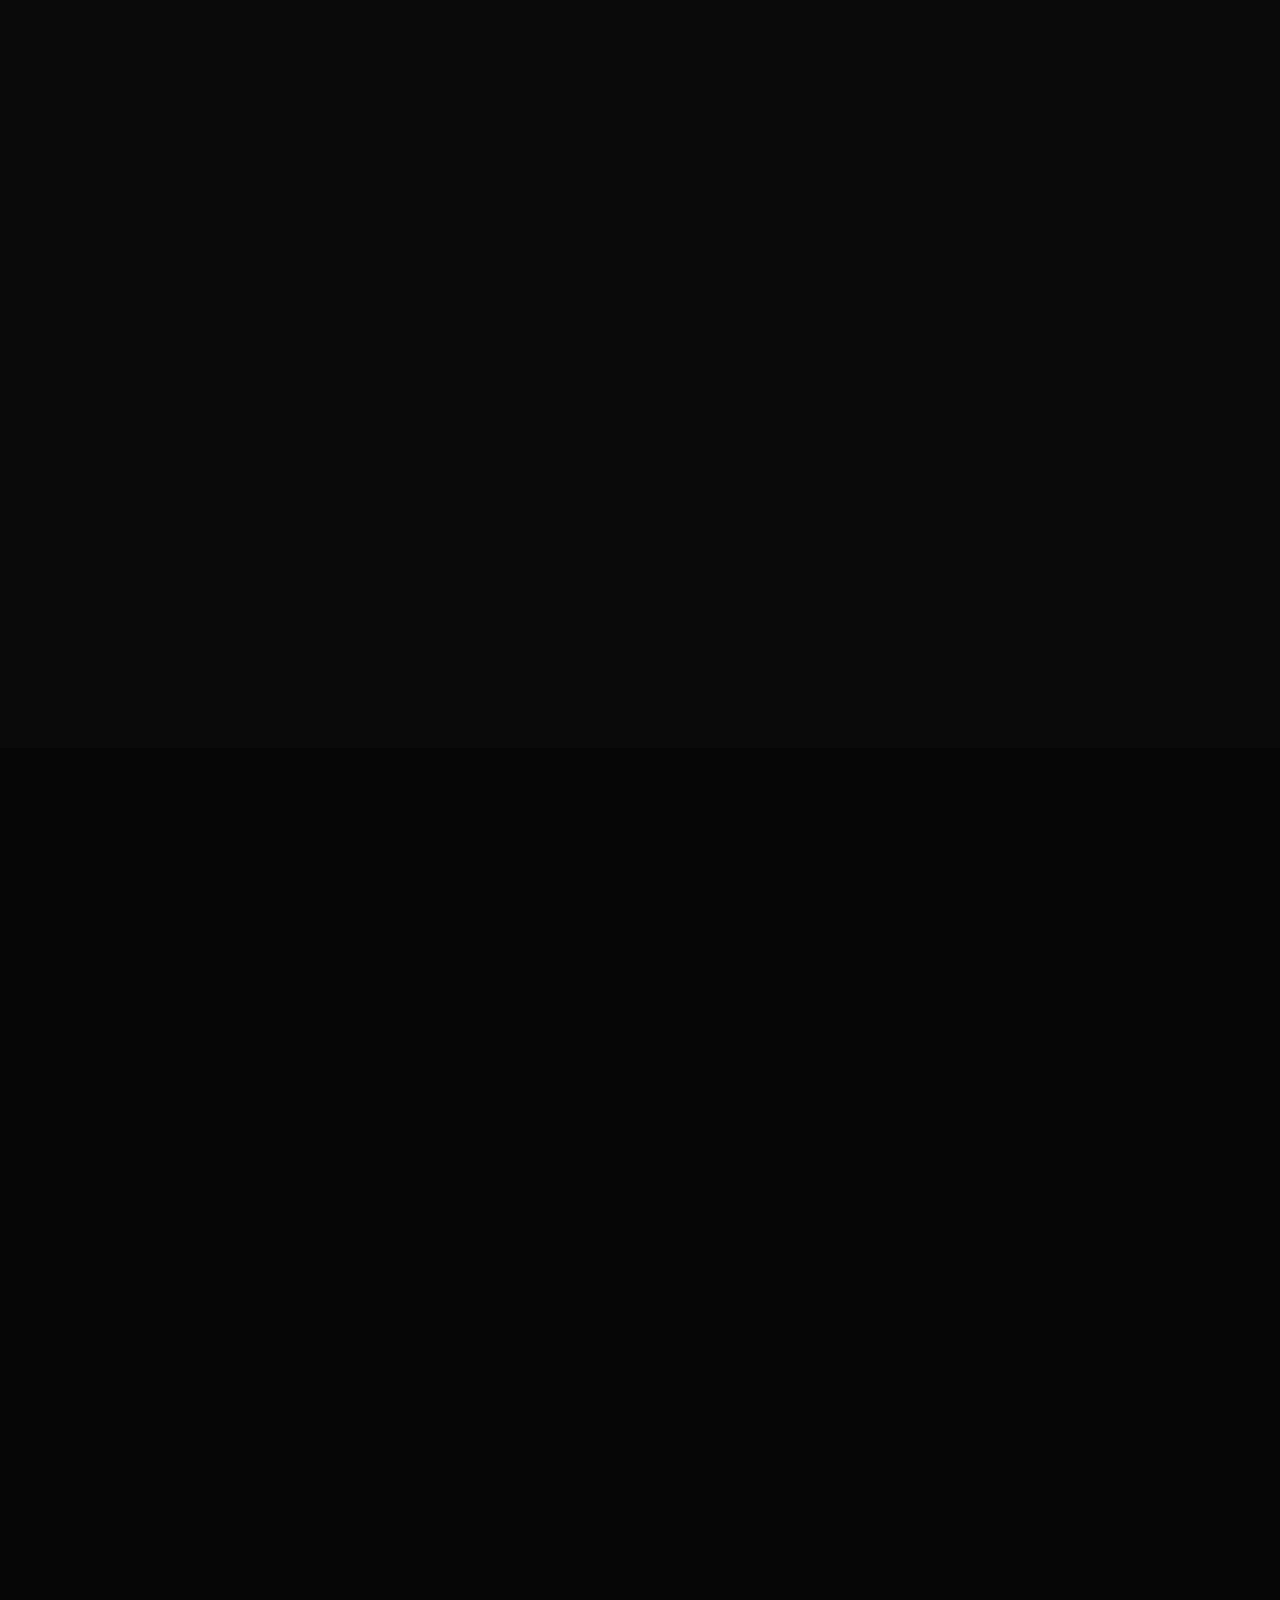
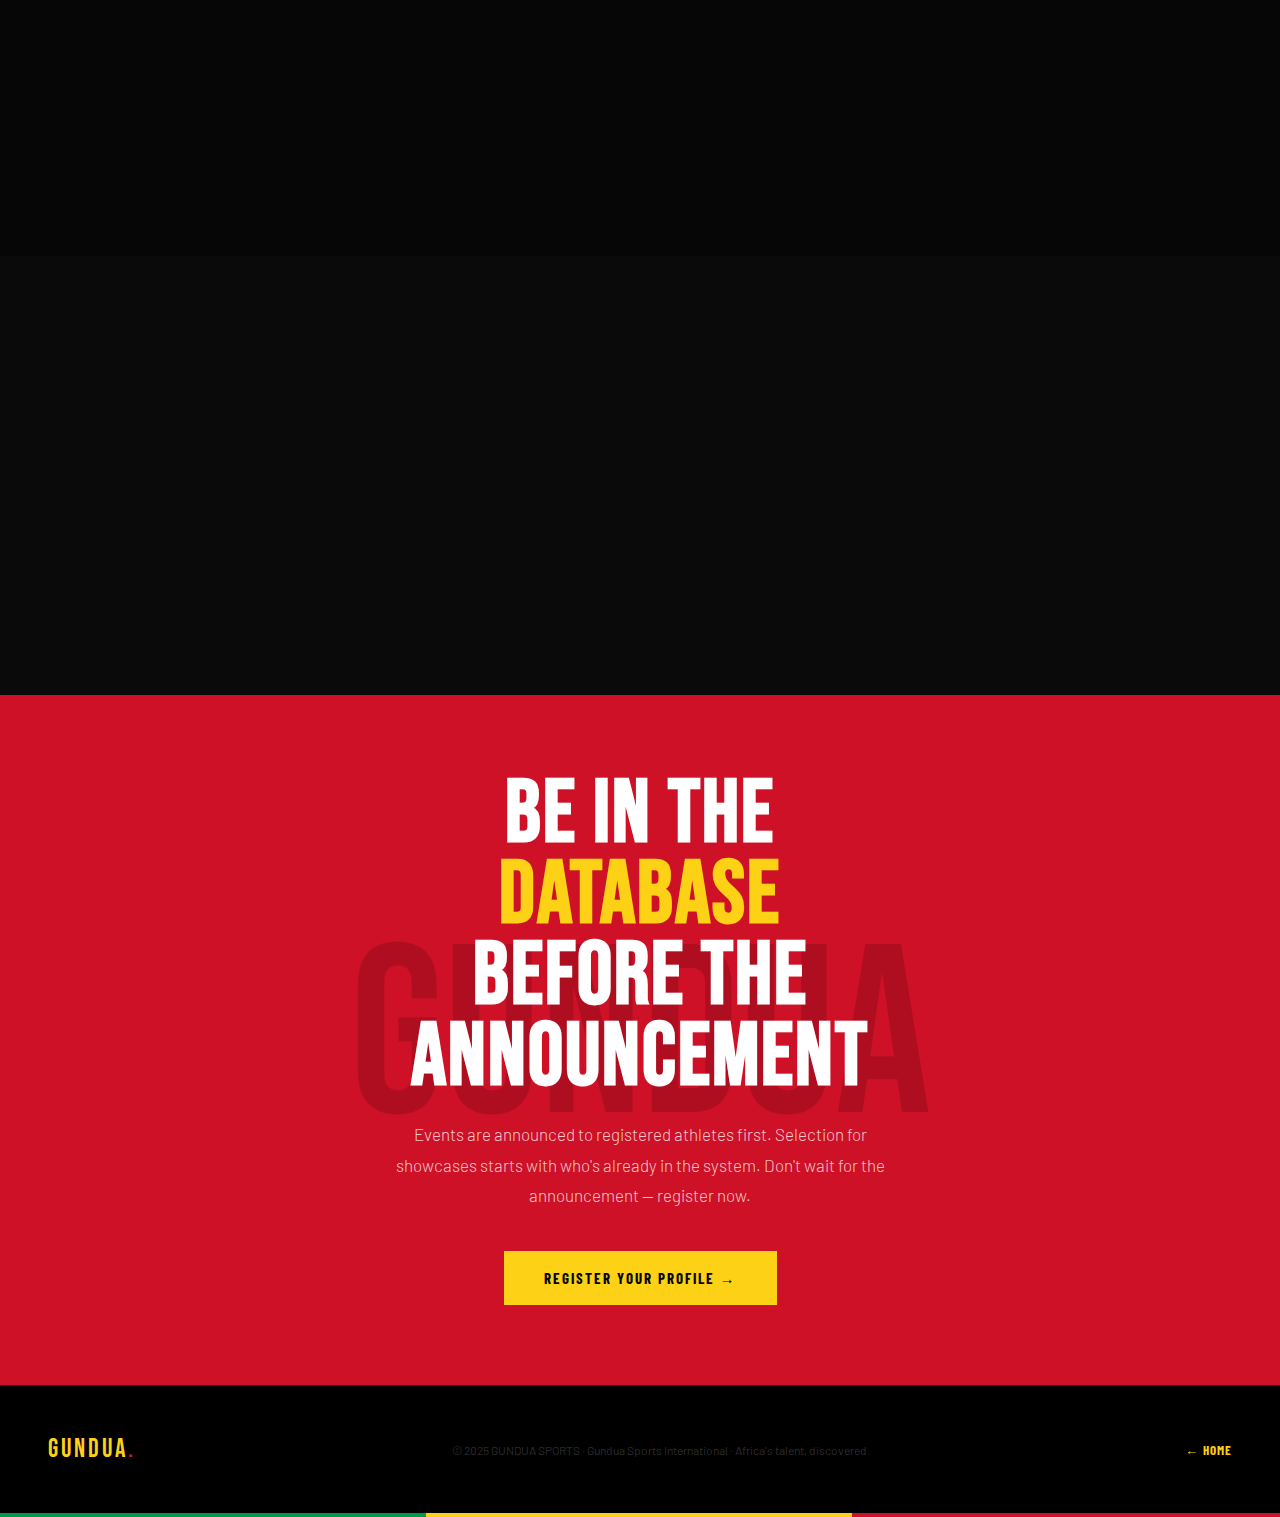
<file: events/index.html>
<!DOCTYPE html>
<html lang="en">
<head>
<meta charset="UTF-8"/>
<meta name="viewport" content="width=device-width, initial-scale=1.0"/>
<meta name="description" content="Gundua Sports events bring African athletes face to face with international scouts from UK, Spain and USA. Coaching clinics, competitive showcases and verified trial pathways across all 5 African regions."/>
<meta name="keywords" content="football trials Africa, African scouting showcase, coaching clinics Africa, AFCAS certification Africa, football events Africa, get scouted Africa showcase, FutbolJobs Africa trials"/>
<meta name="author" content="Gundua Sports International"/>
<meta name="robots" content="index, follow"/>
<link rel="canonical" href="https://gunduasports.com/events"/>

<!-- Open Graph -->
<meta property="og:type" content="website"/>
<meta property="og:site_name" content="Gundua Sports"/>
<meta property="og:title" content="Gundua Sports Events — Where Discovery Happens In Person"/>
<meta property="og:description" content="Scouting showcases, AFCAS coaching clinics and international trial pathways across Africa. Register your profile to be considered for selection."/>
<meta property="og:url" content="https://gunduasports.com/"/>
<meta property="og:image" content="https://gunduasports.com/og-image.jpg"/>

<!-- Twitter Card -->
<meta name="twitter:card" content="summary_large_image"/>
<meta name="twitter:title" content="Gundua Sports Events — Where Discovery Happens In Person"/>
<meta name="twitter:description" content="Scouting showcases, AFCAS coaching clinics and international trial pathways across Africa. Register your profile to be considered for selection."/>
<meta name="twitter:image" content="https://gunduasports.com/og-image.jpg"/>

<title>Gundua Sports Events — Scouting Showcases & Coaching Clinics Across Africa</title>






<link rel="icon" type="image/svg+xml" href="data:image/svg+xml,<svg xmlns='http://www.w3.org/2000/svg' viewBox='0 0 100 100'><rect width='100' height='100' fill='%23000'/><rect y='88' width='100' height='4' fill='%23009A44'/><rect y='94' width='100' height='3' fill='%23FCD116'/><rect y='97' width='100' height='3' fill='%23CE1126'/><text x='50' y='76' font-family='serif' font-weight='900' font-size='68' fill='%23FCD116' text-anchor='middle'>G</text></svg>">
<link rel="preconnect" href="https://fonts.googleapis.com"/>
<link href="https://fonts.googleapis.com/css2?family=Bebas+Neue&family=Barlow:ital,wght@0,300;0,400;0,600;0,700;1,300&family=Barlow+Condensed:wght@400;600;700&display=swap" rel="stylesheet"/>
<style>
:root {
  --gold: #FCD116; --gold-light: #ffe566; --red: #CE1126;
  --green: #009A44; --green-bright: #00c457;
  --black: #060606; --dark: #0a0a0a; --card: #0f0f0f; --card-2: #141414;
  --border: rgba(252,209,22,0.12); --border-strong: rgba(252,209,22,0.3);
  --text: #ece9e4; --muted: #666;
  --font-display: 'Bebas Neue', sans-serif;
  --font-condensed: 'Barlow Condensed', sans-serif;
  --font-body: 'Barlow', sans-serif;
}
*, *::before, *::after { box-sizing: border-box; margin: 0; padding: 0; }
html { scroll-behavior: smooth; }
body { background: var(--black); color: var(--text); font-family: var(--font-body); overflow-x: hidden; }

/* NAV */
nav {
  position: fixed; top: 0; left: 0; right: 0; z-index: 100;
  display: flex; align-items: center; justify-content: space-between;
  padding: 0 48px; height: 64px;
  background: rgba(6,6,6,0.94); backdrop-filter: blur(16px);
  border-bottom: 1px solid var(--border);
}
.nav-logo { font-family: var(--font-display); font-size: 26px; letter-spacing: 3px; color: var(--gold); text-decoration: none; }
.nav-logo span { color: var(--red); }
.nav-links { display: flex; align-items: center; gap: 32px; }
.nav-links a { font-family: var(--font-condensed); font-size: 12px; font-weight: 700; letter-spacing: 2px; text-transform: uppercase; color: var(--muted); text-decoration: none; transition: color 0.2s; }
.nav-links a:hover { color: var(--gold); }
.nav-cta { background: var(--gold) !important; color: var(--black) !important; padding: 9px 20px; border-radius: 2px; }
.nav-hamburger { display: none; background: none; border: none; color: var(--text); font-size: 22px; cursor: pointer; padding: 4px 8px; }
.mobile-nav { display: none; flex-direction: column; position: fixed; top: 64px; left: 0; right: 0; z-index: 99; background: rgba(6,6,6,0.98); border-bottom: 1px solid var(--border); padding: 12px 24px 20px; }
.mobile-nav a { color: var(--muted); text-decoration: none; font-family: var(--font-condensed); font-size: 13px; font-weight: 700; letter-spacing: 1.5px; text-transform: uppercase; padding: 12px 0; border-bottom: 1px solid rgba(252,209,22,0.08); transition: color 0.2s; }
.mobile-nav a:hover { color: var(--gold); }
.mobile-nav.open { display: flex; }
@media(max-width: 768px) { .nav-links { display: none !important; } .nav-hamburger { display: block; } nav { padding: 0 20px; } }

.pan-stripe { height: 3px; background: linear-gradient(90deg, var(--green) 33.3%, var(--gold) 33.3% 66.6%, var(--red) 66.6%); }

/* HERO */
.hero { min-height: 80vh; display: flex; align-items: flex-end; padding: 64px 48px 72px; position: relative; overflow: hidden; }
.hero-grid { position: absolute; inset: 0; background-image: linear-gradient(rgba(252,209,22,0.03) 1px, transparent 1px), linear-gradient(90deg, rgba(252,209,22,0.03) 1px, transparent 1px); background-size: 72px 72px; mask-image: radial-gradient(ellipse 100% 100% at 50% 0%, black 30%, transparent 100%); }
.hero-glow { position: absolute; inset: 0; background: radial-gradient(ellipse 60% 50% at 50% 0%, rgba(252,209,22,0.06) 0%, transparent 70%); }
.hero-content { position: relative; z-index: 2; max-width: 1200px; margin: 0 auto; width: 100%; }
.hero-eyebrow { display: inline-flex; align-items: center; gap: 12px; font-family: var(--font-condensed); font-size: 11px; font-weight: 700; letter-spacing: 4px; text-transform: uppercase; color: var(--green); margin-bottom: 20px; }
.hero-eyebrow::before { content: ''; display: block; width: 28px; height: 2px; background: var(--green); }
.hero-headline { font-family: var(--font-display); font-size: clamp(80px, 12vw, 160px); line-height: 0.88; letter-spacing: 2px; margin-bottom: 36px; }
.hero-headline .gold { color: var(--gold); }
.hero-headline .red { color: var(--red); }
.hero-headline .dim { color: rgba(255,255,255,0.15); }
.hero-sub { font-size: 17px; font-weight: 300; line-height: 1.8; color: var(--muted); max-width: 520px; border-left: 2px solid var(--gold); padding-left: 20px; }
.hero-sub strong { color: var(--text); font-weight: 600; }

/* FORMAT BAR */
.format-bar { background: var(--dark); border-top: 1px solid var(--border); border-bottom: 1px solid var(--border); padding: 0 48px; }
.format-inner { max-width: 1200px; margin: 0 auto; display: flex; }
.format-item { flex: 1; padding: 32px 24px; display: flex; align-items: center; gap: 18px; border-right: 1px solid var(--border); transition: background 0.2s; }
.format-item:last-child { border-right: none; }
.format-item:hover { background: rgba(252,209,22,0.03); }
.format-num { font-family: var(--font-display); font-size: 48px; color: rgba(252,209,22,0.1); line-height: 1; flex-shrink: 0; }
.format-label { font-family: var(--font-condensed); font-size: 14px; font-weight: 700; letter-spacing: 1px; text-transform: uppercase; color: var(--gold); margin-bottom: 4px; }
.format-desc { font-size: 13px; color: var(--muted); line-height: 1.5; }

/* SECTION */
section { padding: 100px 48px; }
.section-inner { max-width: 1200px; margin: 0 auto; }
.section-label { font-family: var(--font-condensed); font-size: 11px; font-weight: 700; letter-spacing: 4px; text-transform: uppercase; color: var(--green); margin-bottom: 14px; display: flex; align-items: center; gap: 10px; }
.section-label::before { content: ''; display: block; width: 20px; height: 2px; background: var(--green); }
.section-title { font-family: var(--font-display); font-size: clamp(40px, 5vw, 68px); line-height: 0.95; letter-spacing: 1px; margin-bottom: 16px; }
.section-title .gold { color: var(--gold); }

/* EVENT CARDS */
.events-grid { display: grid; grid-template-columns: repeat(auto-fit, minmax(340px, 1fr)); gap: 2px; margin-top: 56px; }
.event-card { background: var(--card); border: 1px solid var(--border); position: relative; overflow: hidden; transition: border-color 0.3s, transform 0.3s; display: flex; flex-direction: column; }
.event-card:hover { border-color: var(--border-strong); transform: translateY(-3px); }
.event-card.featured { border-color: rgba(252,209,22,0.25); }
.event-card.featured::before { content: ''; position: absolute; top: 0; left: 0; right: 0; height: 3px; background: linear-gradient(90deg, var(--red), var(--gold), var(--green)); }
.event-card-top { padding: 28px 32px 24px; border-bottom: 1px solid var(--border); display: flex; justify-content: space-between; align-items: flex-start; }
.event-status { display: inline-flex; align-items: center; gap: 7px; font-family: var(--font-condensed); font-size: 10px; font-weight: 700; letter-spacing: 2px; text-transform: uppercase; padding: 5px 12px; border-radius: 2px; }
.status-forming { background: rgba(252,209,22,0.1); color: var(--gold); border: 1px solid rgba(252,209,22,0.25); }
.status-open { background: rgba(0,196,87,0.12); color: var(--green-bright); border: 1px solid rgba(0,196,87,0.3); }
.status-soon { background: rgba(206,17,38,0.1); color: #e8152b; border: 1px solid rgba(206,17,38,0.25); }
.status-tba { background: rgba(255,255,255,0.04); color: var(--muted); border: 1px solid rgba(255,255,255,0.08); }
.status-dot { width: 5px; height: 5px; border-radius: 50%; background: currentColor; }
.status-open .status-dot { animation: pulse 1.5s infinite; }
@keyframes pulse { 0%,100%{opacity:1;transform:scale(1);}50%{opacity:0.4;transform:scale(0.7);} }
.event-type { font-family: var(--font-condensed); font-size: 10px; font-weight: 700; letter-spacing: 2px; text-transform: uppercase; color: var(--muted); }
.event-card-body { padding: 28px 32px; flex: 1; display: flex; flex-direction: column; }
.event-phase-bar { display: flex; gap: 6px; margin-bottom: 20px; }
.event-phase { font-family: var(--font-condensed); font-size: 9px; font-weight: 700; letter-spacing: 1.5px; text-transform: uppercase; padding: 3px 10px; }
.phase-1 { background: rgba(206,17,38,0.12); color: #e8152b; }
.phase-2 { background: rgba(252,209,22,0.1); color: var(--gold); }
.event-title { font-family: var(--font-display); font-size: 28px; letter-spacing: 1px; line-height: 1.05; color: var(--text); margin-bottom: 14px; }
.event-desc { font-size: 14px; line-height: 1.7; color: var(--muted); margin-bottom: 24px; flex: 1; }
.event-detail-list { display: flex; flex-direction: column; gap: 8px; margin-bottom: 28px; }
.event-detail { display: flex; align-items: flex-start; gap: 10px; font-size: 13px; color: var(--muted); }
.event-detail-icon { font-size: 11px; font-weight: 700; color: var(--gold); font-family: var(--font-condensed); flex-shrink: 0; margin-top: 1px; }
.event-detail-text { line-height: 1.5; }
.event-detail-text strong { color: var(--text); font-weight: 600; }
.event-card-footer { padding: 18px 32px; border-top: 1px solid var(--border); display: flex; gap: 10px; align-items: center; }
.btn-register { font-family: var(--font-condensed); font-size: 13px; font-weight: 700; letter-spacing: 1.5px; text-transform: uppercase; padding: 10px 22px; border-radius: 2px; text-decoration: none; cursor: pointer; border: none; transition: all 0.2s; display: inline-flex; align-items: center; gap: 8px; }
.btn-register.gold { background: var(--gold); color: var(--black); }
.btn-register.gold:hover { background: var(--gold-light); }
.btn-register.outline { background: transparent; color: var(--muted); border: 1px solid var(--border); }
.btn-register.outline:hover { border-color: var(--gold); color: var(--gold); }

/* WHAT HAPPENS */
.what-happens { background: var(--dark); }
.phases-layout { display: grid; grid-template-columns: 1fr 1fr; gap: 2px; margin-top: 56px; }
.phase-card { background: var(--card); padding: 52px 48px; position: relative; overflow: hidden; }
.phase-card::after { content: attr(data-phase); position: absolute; right: -10px; bottom: -20px; font-family: var(--font-display); font-size: 160px; opacity: 0.04; line-height: 1; color: var(--gold); pointer-events: none; }
.phase-label { font-family: var(--font-condensed); font-size: 10px; font-weight: 700; letter-spacing: 3px; text-transform: uppercase; margin-bottom: 10px; }
.phase-1-label { color: var(--red); }
.phase-2-label { color: var(--gold); }
.phase-title { font-family: var(--font-display); font-size: 40px; letter-spacing: 1px; line-height: 1; color: var(--text); margin-bottom: 8px; }
.phase-duration { font-family: var(--font-condensed); font-size: 12px; font-weight: 600; letter-spacing: 2px; text-transform: uppercase; color: var(--muted); margin-bottom: 28px; }
.phase-items { display: flex; flex-direction: column; gap: 14px; }
.phase-item { display: flex; align-items: flex-start; gap: 16px; padding: 16px 20px; background: rgba(255,255,255,0.025); }
.phase-item-icon { font-size: 16px; font-weight: 700; color: var(--gold); font-family: var(--font-condensed); flex-shrink: 0; }
.phase-item-title { font-family: var(--font-condensed); font-size: 15px; font-weight: 700; letter-spacing: 0.5px; color: var(--text); margin-bottom: 3px; }
.phase-item-sub { font-size: 13px; color: var(--muted); line-height: 1.5; }

/* WHO ATTENDS */
.who-grid { display: grid; grid-template-columns: repeat(auto-fit, minmax(220px, 1fr)); gap: 16px; margin-top: 56px; }
.who-card { background: var(--card); border: 1px solid var(--border); padding: 32px 28px; border-radius: 2px; transition: all 0.3s; overflow: hidden; position: relative; }
.who-card:hover { border-color: var(--gold); transform: translateY(-3px); }
.who-num { font-family: var(--font-display); font-size: 72px; line-height: 1; color: rgba(252,209,22,0.07); margin-bottom: -12px; display: block; }
.who-accent { display: block; width: 20px; height: 2px; margin-bottom: 12px; }
.who-title { font-family: var(--font-display); font-size: 26px; letter-spacing: 1px; color: var(--gold); margin-bottom: 8px; line-height: 1; }
.who-desc { font-size: 14px; line-height: 1.6; color: var(--muted); }

/* PARTNERS */
.partners-section { background: var(--dark); }
.partners-row { display: flex; justify-content: center; align-items: center; gap: 64px; flex-wrap: wrap; margin-top: 48px; }
.partner-block { text-align: center; }
.partner-name { font-family: var(--font-display); font-size: 22px; letter-spacing: 2px; color: rgba(255,255,255,0.2); transition: color 0.3s; margin-bottom: 4px; }
.partner-block:hover .partner-name { color: var(--gold); }
.partner-country { font-family: var(--font-condensed); font-size: 10px; font-weight: 600; letter-spacing: 2px; text-transform: uppercase; color: rgba(255,255,255,0.1); }

/* NOTIFY STRIP */
.notify-strip { background: var(--red); padding: 80px 48px; text-align: center; position: relative; overflow: hidden; }
.notify-strip::before { content: 'GUNDUA'; position: absolute; left: 50%; top: 50%; transform: translate(-50%,-50%); font-family: var(--font-display); font-size: 240px; color: rgba(0,0,0,0.15); white-space: nowrap; pointer-events: none; }
.notify-inner { position: relative; z-index: 2; max-width: 680px; margin: 0 auto; }
.notify-title { font-family: var(--font-display); font-size: clamp(48px,7vw,88px); line-height: 0.92; letter-spacing: 2px; color: #fff; margin-bottom: 20px; }
.notify-title .gold { color: var(--gold); }
.notify-sub { font-size: 17px; font-weight: 300; line-height: 1.8; color: rgba(255,255,255,0.75); margin-bottom: 40px; max-width: 500px; margin-left: auto; margin-right: auto; }

/* FOOTER */
footer { background: #000; border-top: 1px solid var(--border); padding: 48px; display: flex; justify-content: space-between; align-items: center; flex-wrap: wrap; gap: 20px; }
.footer-logo { font-family: var(--font-display); font-size: 26px; letter-spacing: 3px; color: var(--gold); }
.footer-logo span { color: var(--red); }
.footer-copy { font-size: 12px; color: rgba(255,255,255,0.18); }
.footer-link { font-family: var(--font-condensed); font-size: 13px; font-weight: 700; letter-spacing: 1px; text-transform: uppercase; color: var(--gold); text-decoration: none; }
.footer-stripe { height: 4px; background: linear-gradient(90deg, var(--green) 33.3%, var(--gold) 33.3% 66.6%, var(--red) 66.6%); }

/* REVEAL */
.reveal { opacity: 0; transform: translateY(20px); transition: opacity 0.6s ease, transform 0.6s ease; }
.reveal.visible { opacity: 1; transform: translateY(0); }

@media (max-width: 900px) {
  .hero { padding: 80px 24px 60px; min-height: auto; }
  .format-bar { padding: 0 24px; }
  .format-inner { flex-direction: column; }
  .format-item { border-right: none; border-bottom: 1px solid var(--border); }
  section { padding: 70px 24px; }
  .phases-layout { grid-template-columns: 1fr; }
  .notify-strip { padding: 60px 24px; }
  footer { padding: 32px 24px; flex-direction: column; align-items: flex-start; }
}
</style>
</head>
<body>

<nav>
  <a href="/" class="nav-logo">GUNDUA<span>.</span></a>
  <div class="nav-links">
    <a href="/">Home</a>
    <a href="/about/">About</a>
    <a href="/events/" style="color:var(--gold)!important;">Events</a>
    <a href="/academy/">Academy</a>
    <a href="/contact/">Contact</a>
    <a href="/join/" class="nav-cta">Get Discovered</a>
  </div>
  <button class="nav-hamburger" onclick="document.getElementById('mobileNav').classList.toggle('open')">☰</button>
</nav>
<div class="mobile-nav" id="mobileNav">
  <a href="/">Home</a>
  <a href="about.html">About</a>
  <a href="events.html" style="color:var(--gold);">Events</a>
  <a href="academy.html">Academy</a>
  <a href="contact.html">Contact</a>
  <a href="join.html" class="nav-cta" style="text-align:center;margin-top:8px;">Get Discovered</a>
</div>

<div class="pan-stripe"></div>

<section class="hero">
  <div class="hero-grid"></div>
  <div class="hero-glow"></div>
  <div class="hero-content">
    <div class="hero-eyebrow">Live Events & Showcases</div>
    <h1 class="hero-headline">
      WHERE<br>
      <span class="gold">DISCOVERY</span><br>
      <span class="dim">HAPPENS</span><br>
      <span class="red">IN PERSON</span>
    </h1>
    <p class="hero-sub">
      The platform finds talent. The events move it.<br><br>
      <strong>GUNDUA SPORTS events bring African athletes face to face with the scouts, coaches, and clubs that can change their careers.</strong> Register your profile now — selection for showcases starts in the database.
    </p>
  </div>
</section>

<div class="format-bar">
  <div class="format-inner">
    <div class="format-item">
      <div class="format-num">01</div>
      <div class="format-text">
        <div class="format-label">Coaching Clinics</div>
        <div class="format-desc">Intensive 3-day sessions led by internationally certified coaches. AFCAS-certified educators deliver professional development to athletes and coaches on the ground.</div>
      </div>
    </div>
    <div class="format-item">
      <div class="format-num">02</div>
      <div class="format-text">
        <div class="format-label">Scouting Showcases</div>
        <div class="format-desc">Structured trials and competitive football with international scouts in attendance. Athletes selected from the GUNDUA platform database perform in front of decision makers.</div>
      </div>
    </div>
    <div class="format-item">
      <div class="format-num">03</div>
      <div class="format-text">
        <div class="format-label">Trials & Pathways</div>
        <div class="format-desc">Direct trial access into European clubs, academies and international football programmes via FutbolJobs and partner networks. Performance seen. Pathways opened.</div>
      </div>
    </div>
  </div>
</div>

<section>
  <div class="section-inner">
    <div class="section-label reveal">Schedule</div>
    <h2 class="section-title reveal">UPCOMING <span class="gold">EVENTS</span></h2>
    <p class="reveal" style="font-size:16px;color:var(--muted);max-width:580px;line-height:1.7;margin-bottom:8px;">Events are confirmed and announced to registered athletes first. Be in the database before the announcement — selection begins there.</p>
    <div class="events-grid">

      <div class="event-card featured reveal">
        <div class="event-card-top">
          <span class="event-status status-forming"><span class="status-dot"></span>Taking Shape</span>
          <span class="event-type">Flagship Showcase</span>
        </div>
        <div class="event-card-body">
          <div class="event-phase-bar"><span class="event-phase phase-1">Phase 1 — Clinic</span><span class="event-phase phase-2">Phase 2 — Trials</span></div>
          <div class="event-title">GUNDUA SPORTS SCOUTING SHOWCASE — SERIES 1</div>
          <p class="event-desc">Our inaugural flagship event. A 10-day programme combining an intensive coaching clinic with a competitive scouting showcase and trials tournament. Athletes are selected directly from the GUNDUA platform database.</p>
          <div class="event-detail-list">
            <div class="event-detail"><span class="event-detail-icon">›</span><div class="event-detail-text"><strong>Phase 1 — 3 days:</strong> Coaching clinic, seminars, intensive training. AFCAS-certified educators on the ground.</div></div>
            <div class="event-detail"><span class="event-detail-icon">›</span><div class="event-detail-text"><strong>Phase 2 — 7 days:</strong> Trials, competitive tournament, U17 & U19 categories. International scouts in attendance.</div></div>
            <div class="event-detail"><span class="event-detail-icon">›</span><div class="event-detail-text"><strong>Target athletes:</strong> Ages 16–20, male and female. All positions.</div></div>
            <div class="event-detail"><span class="event-detail-icon">›</span><div class="event-detail-text"><strong>Location:</strong> Southern Africa — confirmed to registered athletes.</div></div>
            <div class="event-detail"><span class="event-detail-icon">›</span><div class="event-detail-text"><strong>Scouts attending:</strong> UK, Spain, USA — confirmed via AFCAS, FutbolJobs & Soccer Syndicate networks.</div></div>
          </div>
        </div>
        <div class="event-card-footer">
          <a href="join.html" class="btn-register gold">Register to Be Considered →</a>
          <a href="#format" class="btn-register outline">Event Format</a>
        </div>
      </div>

      <div class="event-card reveal">
        <div class="event-card-top">
          <span class="event-status status-open"><span class="status-dot"></span>Interest Open</span>
          <span class="event-type">Coaching Certification</span>
        </div>
        <div class="event-card-body">
          <div class="event-phase-bar"><span class="event-phase phase-1">Certification Programme</span></div>
          <div class="event-title">AFCAS COACHING INTENSIVE — AFRICA</div>
          <p class="event-desc">An AFCAS-certified coaching education programme delivered in-country. Coaches who complete the programme earn internationally recognised credentials and join the GUNDUA Certified Sports Educator network.</p>
          <div class="event-detail-list">
            <div class="event-detail"><span class="event-detail-icon">›</span><div class="event-detail-text"><strong>Delivered by:</strong> A.F.C.A.S. (UK) — the same curriculum standard as Premier League professional development.</div></div>
            <div class="event-detail"><span class="event-detail-icon">›</span><div class="event-detail-text"><strong>On completion:</strong> AFCAS Certificate of Participation + entry into GUNDUA's Certified Sports Educator network.</div></div>
            <div class="event-detail"><span class="event-detail-icon">›</span><div class="event-detail-text"><strong>For:</strong> Coaches, Academy staff, scouts seeking formal international credentials.</div></div>
            <div class="event-detail"><span class="event-detail-icon">›</span><div class="event-detail-text"><strong>Locations:</strong> Rolling out across all 5 African regions. Register interest for your region.</div></div>
          </div>
        </div>
        <div class="event-card-footer"><a href="join.html" class="btn-register gold">Register Interest →</a></div>
      </div>

      <div class="event-card reveal">
        <div class="event-card-top">
          <span class="event-status status-soon"><span class="status-dot"></span>Announcing Soon</span>
          <span class="event-type">International Trials</span>
        </div>
        <div class="event-card-body">
          <div class="event-phase-bar"><span class="event-phase phase-2">Trials Programme</span></div>
          <div class="event-title">FUTBOLJOBS AFRICA TRIALS — WEST & EAST AFRICA</div>
          <p class="event-desc">In partnership with FutbolJobs — operating trials in 60+ countries — GUNDUA-registered athletes gain direct access to trial pathways into European and international clubs.</p>
          <div class="event-detail-list">
            <div class="event-detail"><span class="event-detail-icon">›</span><div class="event-detail-text"><strong>Partner:</strong> FutbolJobs (Spain) — active trials network in 60+ countries including Kenya.</div></div>
            <div class="event-detail"><span class="event-detail-icon">›</span><div class="event-detail-text"><strong>Focus:</strong> Football — all positions, male & female pathways.</div></div>
            <div class="event-detail"><span class="event-detail-icon">›</span><div class="event-detail-text"><strong>Pathway:</strong> Direct trial access to European club academies and international squads.</div></div>
            <div class="event-detail"><span class="event-detail-icon">›</span><div class="event-detail-text"><strong>Locations:</strong> West Africa & East Africa — multiple venues. Announced to registered athletes.</div></div>
          </div>
        </div>
        <div class="event-card-footer">
          <a href="join.html" class="btn-register gold">Get Notified →</a>
          <a href="join.html" class="btn-register outline">Register Profile</a>
        </div>
      </div>

      <div class="event-card reveal">
        <div class="event-card-top">
          <span class="event-status status-tba"><span class="status-dot"></span>In Development</span>
          <span class="event-type">Regional Series</span>
        </div>
        <div class="event-card-body">
          <div class="event-phase-bar"><span class="event-phase phase-1">Clinic</span><span class="event-phase phase-2">Showcase</span></div>
          <div class="event-title">GUNDUA REGIONAL SHOWCASE SERIES — 2025/26</div>
          <p class="event-desc">A rolling series of regional events across all five African regions — West, East, Southern, North, and Central Africa. Each event follows the GUNDUA format: coaching clinic, competitive showcase, pathway access.</p>
          <div class="event-detail-list">
            <div class="event-detail"><span class="event-detail-icon">›</span><div class="event-detail-text"><strong>Coverage:</strong> All 5 African regions — no athlete too far from an event.</div></div>
            <div class="event-detail"><span class="event-detail-icon">›</span><div class="event-detail-text"><strong>Timeline:</strong> 2025–2026 rollout. Dates confirmed region by region.</div></div>
            <div class="event-detail"><span class="event-detail-icon">›</span><div class="event-detail-text"><strong>Format:</strong> The full GUNDUA programme — clinic, showcase, trials — adapted for each region.</div></div>
          </div>
        </div>
        <div class="event-card-footer"><a href="join.html" class="btn-register gold">Be First to Know →</a></div>
      </div>

    </div>
  </div>
</section>

<section class="what-happens" id="format">
  <div class="section-inner">
    <div class="section-label reveal">The Format</div>
    <h2 class="section-title reveal">EVERY GUNDUA EVENT<br>FOLLOWS <span class="gold">TWO PHASES</span></h2>
    <p class="reveal" style="font-size:16px;color:var(--muted);max-width:580px;line-height:1.7;margin-top:16px;">Built on a tested blueprint. Each event is a structured programme, not a one-day open trial. Two phases, deliberately sequenced.</p>
    <div class="phases-layout">
      <div class="phase-card reveal" data-phase="I">
        <div class="phase-label phase-1-label">Phase One</div>
        <div class="phase-title">THE CLINIC</div>
        <div class="phase-duration">Days 1–3 · Coaching & Education</div>
        <div class="phase-items">
          <div class="phase-item"><span class="phase-item-icon">—</span><div><div class="phase-item-title">Intensive Coaching Sessions</div><div class="phase-item-sub">Top-tier developmental coaches work directly with athletes. Technical, tactical, physical and mental preparation — not generic drills.</div></div></div>
          <div class="phase-item"><span class="phase-item-icon">—</span><div><div class="phase-item-title">Coach Seminars</div><div class="phase-item-sub">AFCAS-certified continuing education for coaches attending. Internationally recognised credentials on completion.</div></div></div>
          <div class="phase-item"><span class="phase-item-icon">—</span><div><div class="phase-item-title">Sports Psychology & Preparation</div><div class="phase-item-sub">Athletes prepare mentally for what's coming in Phase 2. Psychologists, physiotherapists, and nutritionists on site.</div></div></div>
          <div class="phase-item"><span class="phase-item-icon">—</span><div><div class="phase-item-title">Certificates of Participation</div><div class="phase-item-sub">Every attending coach receives a certificate from AFCAS — an internationally recognised credential they take home.</div></div></div>
        </div>
      </div>
      <div class="phase-card reveal" data-phase="II">
        <div class="phase-label phase-2-label">Phase Two</div>
        <div class="phase-title">THE SHOWCASE</div>
        <div class="phase-duration">Days 4–10 · Trials & Tournament</div>
        <div class="phase-items">
          <div class="phase-item"><span class="phase-item-icon">—</span><div><div class="phase-item-title">Open Scouting Trials</div><div class="phase-item-sub">Athletes perform in structured trial formats in front of verified scouts from UK, Spain, USA and local professional clubs.</div></div></div>
          <div class="phase-item"><span class="phase-item-icon">—</span><div><div class="phase-item-title">Competitive Tournament</div><div class="phase-item-sub">U17 and U19 competitive matches involving local clubs, invited academies, and trial squads. Real conditions, real pressure.</div></div></div>
          <div class="phase-item"><span class="phase-item-icon">—</span><div><div class="phase-item-title">International Scout Attendance</div><div class="phase-item-sub">Verified scouts and club representatives from our AFCAS, FutbolJobs, and Soccer Syndicate networks attend in person or via live scouting reports.</div></div></div>
          <div class="phase-item"><span class="phase-item-icon">—</span><div><div class="phase-item-title">Post-Event Pathways</div><div class="phase-item-sub">Standout athletes receive follow-up from scouts and clubs within 30 days. Pathway access — not just exposure.</div></div></div>
        </div>
      </div>
    </div>
  </div>
</section>

<section>
  <div class="section-inner">
    <div class="section-label reveal">Attendance</div>
    <h2 class="section-title reveal">WHO COMES<br>TO A <span class="gold">GUNDUA EVENT</span></h2>
    <div class="who-grid">
      <div class="who-card reveal"><span class="who-num">01</span><div class="who-title">Athletes</div><span class="who-accent" style="background:var(--red)"></span><div class="who-desc">Ages 16–20 selected from the GUNDUA platform database. Male and female. All sports — football first. Register your profile to be considered for selection.</div></div>
      <div class="who-card reveal"><span class="who-num">02</span><div class="who-title">International Scouts</div><span class="who-accent" style="background:var(--green)"></span><div class="who-desc">Verified scouts from UK, Spain, and USA connected through AFCAS, FutbolJobs, and Soccer Syndicate. Not spectators — decision makers.</div></div>
      <div class="who-card reveal"><span class="who-num">03</span><div class="who-title">Coaches</div><span class="who-accent" style="background:var(--gold)"></span><div class="who-desc">Local coaches attend Phase 1 for AFCAS certification. Developmental coaches lead the clinic sessions. Knowledge transferred, credentials earned.</div></div>
      <div class="who-card reveal"><span class="who-num">04</span><div class="who-title">Club Representatives</div><span class="who-accent" style="background:var(--red)"></span><div class="who-desc">African club academies, U17 and U19 squads competing in the Phase 2 tournament. European and international clubs attending as observers and scouts.</div></div>
      <div class="who-card reveal"><span class="who-num">05</span><div class="who-title">Support Staff</div><span class="who-accent" style="background:var(--green)"></span><div class="who-desc">Sports psychologists, physiotherapists, nutritionists, and massage therapists. Elite athlete welfare built into every event — not an afterthought.</div></div>
      <div class="who-card reveal"><span class="who-num">06</span><div class="who-title">Media & Coverage</div><span class="who-accent" style="background:var(--gold)"></span><div class="who-desc">Events are documented for the GUNDUA platform. Athletes' performances captured and added to their verified platform profiles for ongoing scout visibility.</div></div>
    </div>
  </div>
</section>

<section class="partners-section">
  <div class="section-inner">
    <div class="section-label reveal">Event Partners</div>
    <h2 class="section-title reveal">THE NETWORKS<br>BEHIND <span class="gold">EVERY EVENT</span></h2>
    <div class="partners-row reveal">
      <div class="partner-block"><div class="partner-name">A.F.C.A.S.</div><div class="partner-country">United Kingdom · Education & Certification</div></div>
      <div class="partner-block"><div class="partner-name">FutbolJobs</div><div class="partner-country">Spain · 60+ Countries · Trials</div></div>
      <div class="partner-block"><div class="partner-name">Soccer Syndicate</div><div class="partner-country">United States · Player Development</div></div>
    </div>
  </div>
</section>

<div class="notify-strip">
  <div class="notify-inner">
    <h2 class="notify-title">BE IN THE<br><span class="gold">DATABASE</span><br>BEFORE THE<br>ANNOUNCEMENT</h2>
    <p class="notify-sub">Events are announced to registered athletes first. Selection for showcases starts with who's already in the system. Don't wait for the announcement — register now.</p>
    <a href="join.html" style="display:inline-block;background:var(--gold);color:var(--black);font-family:var(--font-condensed);font-size:15px;font-weight:700;letter-spacing:2px;text-transform:uppercase;padding:18px 40px;text-decoration:none;transition:background 0.2s;" onmouseover="this.style.background='#ffe566'" onmouseout="this.style.background='#FCD116'">Register Your Profile →</a>
  </div>
</div>

<footer>
  <div class="footer-logo">GUNDUA<span>.</span></div>
  <p class="footer-copy">© 2025 GUNDUA SPORTS · Gundua Sports International · Africa's talent, discovered.</p>
  <a href="/" class="footer-link">← Home</a>
</footer>
<div class="footer-stripe"></div>

<script>
const reveals = document.querySelectorAll('.reveal');
const observer = new IntersectionObserver((entries) => {
  entries.forEach((entry, i) => {
    if (entry.isIntersecting) {
      setTimeout(() => entry.target.classList.add('visible'), i * 70);
      observer.unobserve(entry.target);
    }
  });
}, { threshold: 0.08 });
reveals.forEach(el => observer.observe(el));
</script>
</body>
</html>
</file>
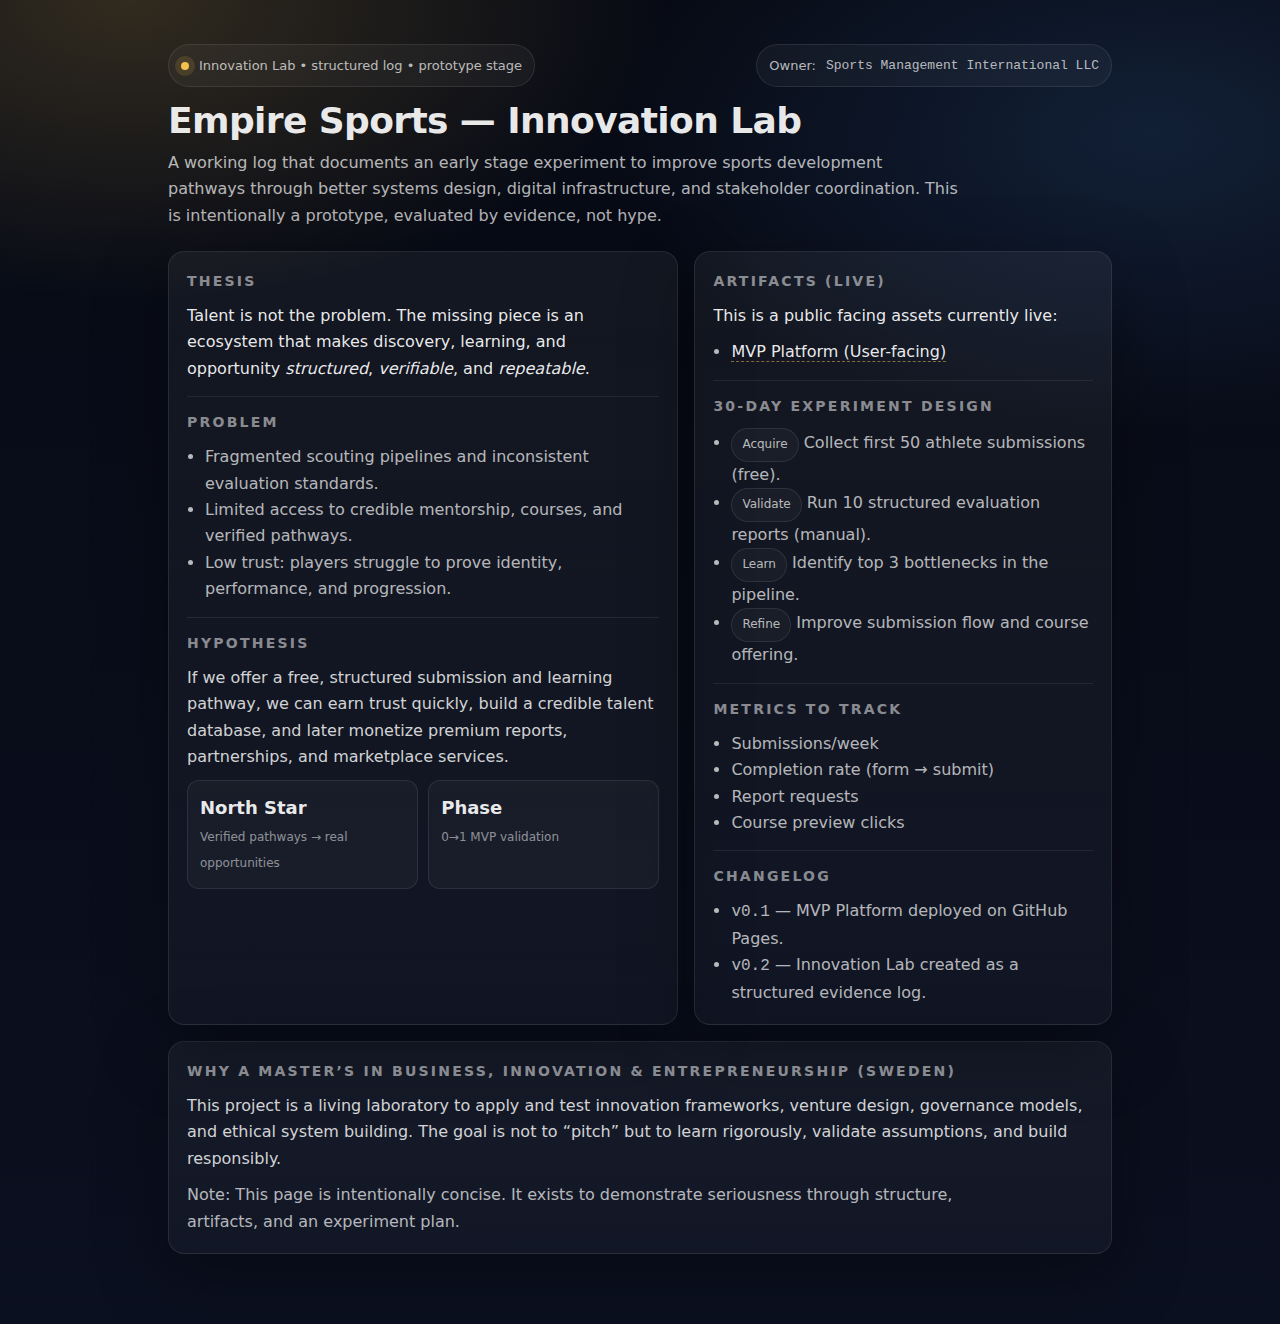
<file: innovation-lab/index.html>
<!doctype html>
<html lang="en">
<head>
  <meta charset="utf-8"/>
  <meta name="viewport" content="width=device-width,initial-scale=1"/>
  <title>Empire Sports — Innovation Lab</title>
  <meta name="description" content="A structured innovation log documenting an early-stage sports systems experiment (MVP, hypotheses, milestones, evidence)."/>
  <style>
    :root{
      --bg:#0b1020; --card:#0f1724; --stroke:rgba(255,255,255,.09);
      --text:rgba(255,255,255,.92); --muted:rgba(255,255,255,.70);
      --faint:rgba(255,255,255,.52); --accent:#f2c14e;
    }
    *{box-sizing:border-box}
    body{
      margin:0; font-family:ui-sans-serif,system-ui,-apple-system,Segoe UI,Roboto,Arial;
      background: radial-gradient(900px 500px at 10% 0%, rgba(242,193,78,.18), transparent 60%),
                  radial-gradient(900px 500px at 90% 10%, rgba(80,160,255,.14), transparent 60%),
                  linear-gradient(180deg,#070a14,#0b1020);
      color:var(--text); line-height:1.65;
    }
    .wrap{max-width:980px;margin:0 auto;padding:44px 18px 70px}
    .top{display:flex;justify-content:space-between;align-items:flex-start;gap:16px;flex-wrap:wrap}
    .brand{font-weight:800;letter-spacing:.2px}
    .pill{
      display:inline-flex;gap:10px;align-items:center;
      padding:10px 12px;border:1px solid var(--stroke);border-radius:999px;
      background:rgba(255,255,255,.04);color:var(--muted);font-size:13px
    }
    .dot{width:8px;height:8px;border-radius:50%;background:var(--accent);box-shadow:0 0 0 6px rgba(242,193,78,.14)}
    h1{margin:14px 0 8px;font-size:36px;letter-spacing:-.6px;line-height:1.12}
    .sub{margin:0;color:var(--muted);max-width:78ch}
    .grid{display:grid;grid-template-columns:1.1fr .9fr;gap:16px;margin-top:22px}
    .card{
      background:linear-gradient(180deg,rgba(255,255,255,.05),rgba(255,255,255,.03));
      border:1px solid var(--stroke);border-radius:16px;padding:18px 18px;
      box-shadow:0 22px 70px rgba(0,0,0,.35)
    }
    h2{font-size:14px;text-transform:uppercase;letter-spacing:.16em;color:var(--faint);margin:0 0 10px}
    .lead{font-size:16px;margin:0 0 10px}
    .list{margin:10px 0 0;padding-left:18px;color:var(--muted)}
    .kpi{display:grid;grid-template-columns:1fr 1fr;gap:10px;margin-top:10px}
    .kpi div{padding:12px;border:1px solid var(--stroke);border-radius:12px;background:rgba(255,255,255,.03)}
    .kpi strong{display:block;font-size:18px;color:var(--text)}
    .kpi span{font-size:12px;color:var(--faint)}
    a{color:rgba(255,255,255,.92);text-decoration:none;border-bottom:1px dashed rgba(242,193,78,.5)}
    a:hover{opacity:.92}
    .mono{font-family:ui-monospace,SFMono-Regular,Menlo,Monaco,Consolas,"Liberation Mono","Courier New",monospace}
    .hr{height:1px;background:rgba(255,255,255,.08);margin:14px 0}
    .log{margin:0;padding-left:18px;color:var(--muted)}
    .tag{display:inline-block;font-size:12px;padding:6px 10px;border-radius:999px;border:1px solid var(--stroke);background:rgba(255,255,255,.03);color:var(--muted)}
    @media (max-width:900px){ .grid{grid-template-columns:1fr} h1{font-size:30px} }
  </style>
</head>
<body>
  <div class="wrap">
    <div class="top">
      <div class="pill"><span class="dot"></span> Innovation Lab • structured log • prototype stage</div>
      <div class="pill">Owner: <span class="mono">Sports Management International LLC</span></div>
    </div>

    <h1>Empire Sports — Innovation Lab</h1>
    <p class="sub">
      A working log that documents an early stage experiment to improve sports development pathways through better systems design,
      digital infrastructure, and stakeholder coordination. This is intentionally a prototype, evaluated by evidence, not hype.
    </p>

    <div class="grid">
      <div class="card">
        <h2>Thesis</h2>
        <p class="lead">
          Talent is not the problem. The missing piece is an ecosystem that makes discovery, learning, and opportunity <em>structured</em>,
          <em>verifiable</em>, and <em>repeatable</em>.
        </p>

        <div class="hr"></div>

        <h2>Problem</h2>
        <ul class="list">
          <li>Fragmented scouting pipelines and inconsistent evaluation standards.</li>
          <li>Limited access to credible mentorship, courses, and verified pathways.</li>
          <li>Low trust: players struggle to prove identity, performance, and progression.</li>
        </ul>

        <div class="hr"></div>

        <h2>Hypothesis</h2>
        <p class="lead" style="color:rgba(255,255,255,.82)">
          If we offer a free, structured submission and learning pathway, we can earn trust quickly,
          build a credible talent database, and later monetize premium reports, partnerships, and marketplace services.
        </p>

        <div class="kpi">
          <div><strong>North Star</strong><span>Verified pathways → real opportunities</span></div>
          <div><strong>Phase</strong><span>0→1 MVP validation</span></div>
        </div>
      </div>

      <div class="card">
        <h2>Artifacts (live)</h2>
        <p class="lead">This is a public facing assets currently live:</p>
        <ul class="list">
          <li><a href="https://sportsmanagentintllc-byte.github.io/empire-sports-mvp/" target="_blank">MVP Platform (User-facing)</a></li>
          
        </ul>

        <div class="hr"></div>

        <h2>30-day experiment design</h2>
        <ul class="list">
          <li><span class="tag">Acquire</span> Collect first 50 athlete submissions (free).</li>
          <li><span class="tag">Validate</span> Run 10 structured evaluation reports (manual).</li>
          <li><span class="tag">Learn</span> Identify top 3 bottlenecks in the pipeline.</li>
          <li><span class="tag">Refine</span> Improve submission flow and course offering.</li>
        </ul>

        <div class="hr"></div>

        <h2>Metrics to track</h2>
        <ul class="list">
          <li>Submissions/week</li>
          <li>Completion rate (form → submit)</li>
          <li>Report requests</li>
          <li>Course preview clicks</li>
        </ul>

        <div class="hr"></div>

        <h2>Changelog</h2>
        <ul class="log">
          <li><span class="mono">v0.1</span> — MVP Platform deployed on GitHub Pages.</li>
          <li><span class="mono">v0.2</span> — Innovation Lab created as a structured evidence log.</li>
        </ul>
      </div>
    </div>

    <div class="card" style="margin-top:16px">
      <h2>Why a Master’s in Business, Innovation & Entrepreneurship (Sweden)</h2>
      <p class="lead" style="color:rgba(255,255,255,.82)">
        This project is a living laboratory to apply and test innovation frameworks, venture design, governance models,
        and ethical system building. The goal is not to “pitch” but to learn rigorously, validate assumptions, and build responsibly.
      </p>
      <p class="sub" style="margin-top:10px">
        Note: This page is intentionally concise. It exists to demonstrate seriousness through structure, artifacts, and an experiment plan.
      </p>
    </div>
  </div>
</body>
</html>
</file>
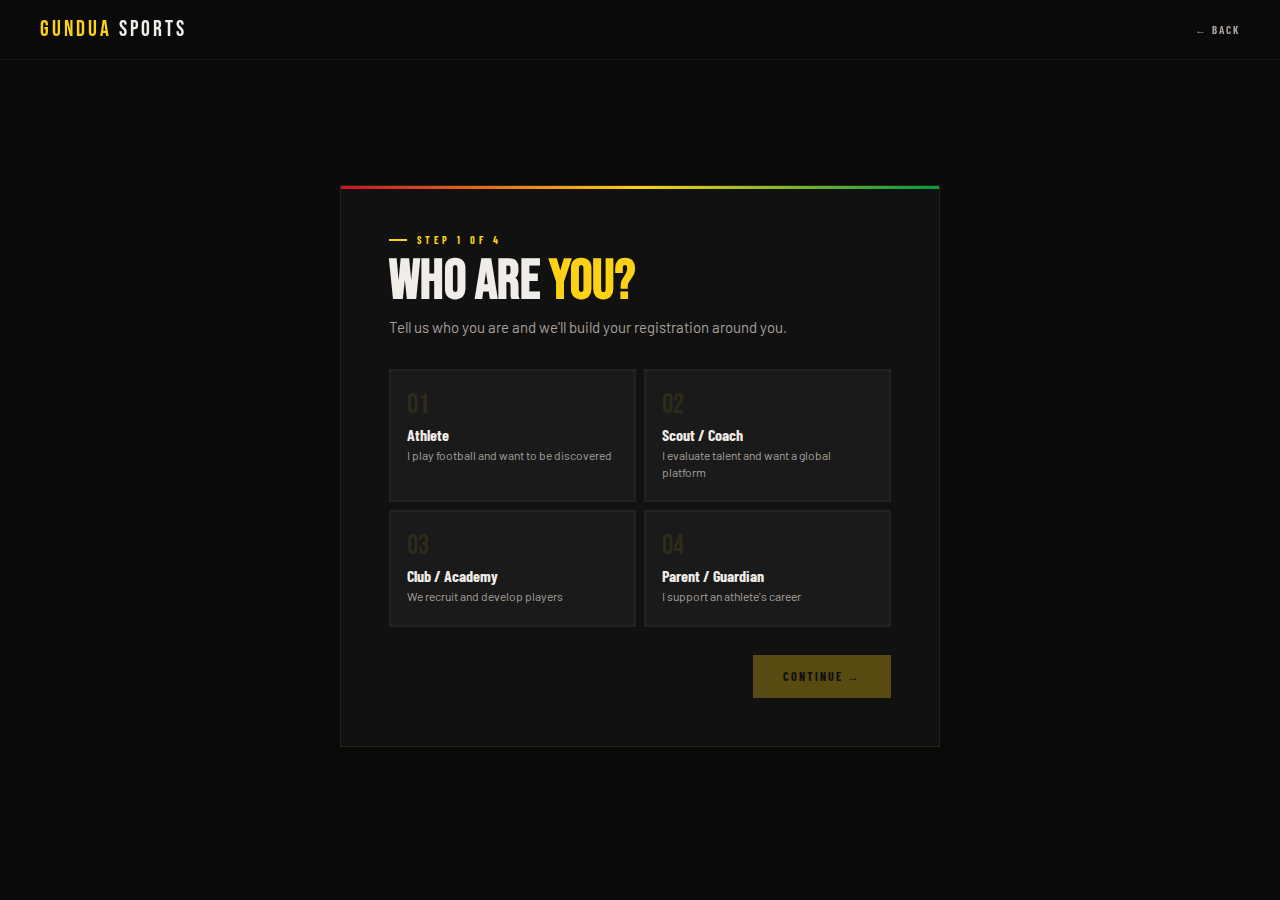
<file: join/index.html>
<!DOCTYPE html>
<html lang="en">
<head>
<meta charset="UTF-8"/>
<meta name="viewport" content="width=device-width, initial-scale=1.0"/>
<meta name="color-scheme" content="dark"/>
<title>Join GUNDUA SPORTS — Register Free</title>
<link rel="preconnect" href="https://fonts.googleapis.com"/>
<link rel="preconnect" href="https://fonts.gstatic.com" crossorigin/>
<link href="https://fonts.googleapis.com/css2?family=Bebas+Neue&family=Barlow:wght@300;400;600;700&family=Barlow+Condensed:wght@400;500;700&display=swap" rel="stylesheet"/>
<style>
:root{--gold:#FCD116;--gold-light:#FFE040;--red:#CE1126;--red-bright:#E8172D;--green:#009A44;--green-bright:#00C057;--black:#0A0A0A;--black-2:#111111;--black-3:#1A1A1A;--black-4:#222222;--white:#F0EDE8;--white-dim:#A8A09A;--white-faint:#5A554F;--font-display:'Bebas Neue',sans-serif;--font-condensed:'Barlow Condensed',sans-serif;--font-body:'Barlow',sans-serif;}
*,*::before,*::after{box-sizing:border-box;margin:0;padding:0;}
body{background:var(--black);color:var(--white);font-family:var(--font-body);min-height:100vh;overflow-x:hidden;}
nav{position:fixed;top:0;left:0;right:0;z-index:50;display:flex;align-items:center;justify-content:space-between;padding:0 40px;height:60px;background:rgba(10,10,10,.96);backdrop-filter:blur(16px);border-bottom:1px solid rgba(252,209,22,.08);}
.logo{font-family:var(--font-display);font-size:22px;letter-spacing:3px;color:var(--white);text-decoration:none;}
.logo span{color:var(--gold);}
.nav-back{font-family:var(--font-condensed);font-size:11px;font-weight:700;letter-spacing:2px;text-transform:uppercase;color:var(--white-dim);text-decoration:none;transition:color .2s;}
.nav-back:hover{color:var(--gold);}
.wrap{min-height:100vh;display:flex;flex-direction:column;align-items:center;justify-content:center;padding:80px 24px 48px;}
.prog-wrap{width:100%;max-width:600px;margin-bottom:24px;display:flex;align-items:center;gap:14px;}
.prog-track{flex:1;height:2px;background:rgba(255,255,255,.05);overflow:hidden;}
.prog-fill{height:100%;background:linear-gradient(90deg,var(--red),var(--gold));transition:width .5s ease;}
.prog-label{font-family:var(--font-condensed);font-size:10px;font-weight:700;letter-spacing:3px;text-transform:uppercase;color:var(--white-faint);white-space:nowrap;}
.card{width:100%;max-width:600px;background:var(--black-2);border:1px solid rgba(252,209,22,.1);position:relative;overflow:hidden;}
.card::before{content:'';position:absolute;top:0;left:0;right:0;height:3px;background:linear-gradient(90deg,var(--red),var(--gold),var(--green));}
.screen{display:none;padding:48px;}
.screen.active{display:block;animation:fadeIn .35s ease;}
@keyframes fadeIn{from{opacity:0;transform:translateY(12px)}to{opacity:1;transform:translateY(0)}}
.eyebrow{font-family:var(--font-condensed);font-size:10px;font-weight:700;letter-spacing:4px;text-transform:uppercase;color:var(--gold);margin-bottom:10px;display:flex;align-items:center;gap:10px;}
.eyebrow::before{content:'';display:block;width:18px;height:2px;background:var(--gold);}
.step-title{font-family:var(--font-display);font-size:clamp(36px,6vw,56px);line-height:.92;margin-bottom:8px;}
.step-title em{font-style:normal;color:var(--gold);}
.step-sub{font-size:15px;color:var(--white-dim);line-height:1.7;margin-bottom:28px;}

/* TYPE GRID */
.type-grid{display:grid;grid-template-columns:1fr 1fr;gap:8px;margin-bottom:28px;}
.type-card{background:var(--black-3);border:2px solid rgba(255,255,255,.04);padding:20px 16px;cursor:pointer;transition:all .2s;position:relative;text-align:left;}
.type-card:hover{border-color:rgba(252,209,22,.25);}
.type-card.selected{border-color:var(--gold);background:rgba(252,209,22,.04);}
.type-card.selected .tc-check{opacity:1;transform:scale(1);}
.tc-check{position:absolute;top:8px;right:8px;width:18px;height:18px;border-radius:50%;background:var(--gold);display:flex;align-items:center;justify-content:center;font-size:9px;color:var(--black);font-weight:900;opacity:0;transform:scale(.4);transition:all .25s;}
.tc-num{font-family:var(--font-display);font-size:28px;color:rgba(252,209,22,.1);line-height:1;margin-bottom:6px;}
.type-card.selected .tc-num{color:rgba(252,209,22,.2);}
.tc-label{font-family:var(--font-condensed);font-size:16px;font-weight:700;color:var(--white);margin-bottom:3px;}
.tc-desc{font-size:12px;color:var(--white-dim);line-height:1.4;}

/* FIELDS */
.fields{display:flex;flex-direction:column;gap:12px;margin-bottom:28px;}
.field-row{display:grid;grid-template-columns:1fr 1fr;gap:10px;}
.field{display:flex;flex-direction:column;gap:6px;}
.fl{font-family:var(--font-condensed);font-size:10px;font-weight:700;letter-spacing:3px;text-transform:uppercase;color:var(--gold);}
.fi,.fs{background:var(--black-4);border:1px solid rgba(255,255,255,.05);color:var(--white);font-family:var(--font-body);font-size:15px;padding:12px 14px;outline:none;transition:all .2s;width:100%;color-scheme:dark;appearance:none;}
.fi:focus,.fs:focus{border-color:var(--gold);box-shadow:0 0 0 3px rgba(252,209,22,.07);}
.fi::placeholder{color:rgba(240,237,232,.2);}
.fi.err,.fs.err{border-color:var(--red-bright);}
.fs{cursor:pointer;background-image:url("data:image/svg+xml,%3Csvg xmlns='http://www.w3.org/2000/svg' width='12' height='8'%3E%3Cpath d='M1 1l5 5 5-5' stroke='%23A8A09A' stroke-width='1.5' fill='none' stroke-linecap='round'/%3E%3C/svg%3E");background-repeat:no-repeat;background-position:right 14px center;padding-right:36px;}
.fs option,.fs optgroup{background:#1a1a1a;color:#f0ede8;}
.fhint{font-size:12px;color:var(--white-faint);line-height:1.4;}

/* NAV BUTTONS */
.step-nav{display:flex;align-items:center;justify-content:space-between;margin-top:4px;}
.btn-back{background:none;border:none;font-family:var(--font-condensed);font-size:11px;font-weight:700;letter-spacing:2px;text-transform:uppercase;color:var(--white-faint);cursor:pointer;padding:12px 0;transition:color .2s;}
.btn-back:hover{color:var(--white);}
.btn-back:disabled{opacity:0;pointer-events:none;}
.btn-next{background:var(--gold);color:var(--black);font-family:var(--font-condensed);font-size:12px;font-weight:700;letter-spacing:2px;text-transform:uppercase;padding:14px 30px;border:none;cursor:pointer;transition:all .2s;opacity:.3;pointer-events:none;}
.btn-next.on{opacity:1;pointer-events:all;}
.btn-next.on:hover{background:var(--gold-light);}
.btn-submit{background:linear-gradient(135deg,var(--gold),var(--gold-light));color:var(--black);font-family:var(--font-condensed);font-size:13px;font-weight:700;letter-spacing:2px;text-transform:uppercase;padding:16px 40px;border:none;cursor:pointer;transition:all .2s;}
.btn-submit:hover{transform:translateY(-1px);box-shadow:0 10px 30px rgba(252,209,22,.2);}

/* REVIEW */
.review-list{display:flex;flex-direction:column;gap:2px;margin-bottom:28px;}
.rv{background:var(--black-3);padding:12px 16px;display:flex;gap:12px;}
.rv-key{font-family:var(--font-condensed);font-size:10px;font-weight:700;letter-spacing:2px;text-transform:uppercase;color:var(--gold);min-width:100px;flex-shrink:0;padding-top:2px;}
.rv-val{font-size:14px;color:var(--white);word-break:break-all;}

/* LOADING */
.loading{display:none;position:fixed;inset:0;background:rgba(10,10,10,.95);z-index:300;align-items:center;justify-content:center;flex-direction:column;gap:16px;}
.loading.on{display:flex;}
.loader{width:44px;height:44px;border:3px solid rgba(252,209,22,.08);border-top-color:var(--gold);border-radius:50%;animation:spin .8s linear infinite;}
@keyframes spin{to{transform:rotate(360deg)}}
.ltxt{font-family:var(--font-condensed);font-size:11px;font-weight:700;letter-spacing:3px;text-transform:uppercase;color:var(--white-dim);}

/* PHOENIX */
.phoenix{display:none;position:fixed;inset:0;background:var(--black);z-index:400;align-items:center;justify-content:center;flex-direction:column;text-align:center;padding:40px;overflow:hidden;}
.phoenix.on{display:flex;}
.ph-stripe{position:absolute;bottom:0;left:0;right:0;height:4px;display:flex;}
.ph-stripe span{flex:1;}
.ph-stripe span:nth-child(1){background:var(--red);}
.ph-stripe span:nth-child(2){background:var(--gold);}
.ph-stripe span:nth-child(3){background:var(--green);}
.ember{position:absolute;bottom:-20px;border-radius:2px;animation:rise linear both;opacity:0;}
@keyframes rise{0%{transform:translateY(0) scale(1);opacity:.8}100%{transform:translateY(-110vh) scale(.2) rotate(360deg);opacity:0}}
.ph-content{position:relative;z-index:2;max-width:540px;animation:fadeIn .8s .4s both;}
.ph-word{font-family:var(--font-display);font-size:clamp(40px,8vw,80px);color:var(--gold);letter-spacing:4px;margin-bottom:4px;}
.ph-swahili{font-family:var(--font-condensed);font-size:12px;font-weight:700;letter-spacing:4px;text-transform:uppercase;color:var(--white-dim);margin-bottom:24px;}
.ph-title{font-family:var(--font-display);font-size:clamp(44px,8vw,80px);line-height:.9;margin-bottom:16px;}
.ph-name{font-family:var(--font-display);font-size:clamp(22px,4vw,36px);color:var(--white);margin-bottom:16px;}
.ph-msg{font-size:15px;color:var(--white-dim);line-height:1.8;max-width:420px;margin:0 auto 24px;}
.ph-id{font-family:var(--font-condensed);font-size:11px;font-weight:700;letter-spacing:3px;text-transform:uppercase;color:var(--gold);background:rgba(252,209,22,.07);border:1px solid rgba(252,209,22,.18);padding:9px 20px;display:inline-block;margin-bottom:32px;}
.ph-btns{display:flex;gap:12px;justify-content:center;flex-wrap:wrap;}
.ph-btn-p{background:var(--gold);color:var(--black);font-family:var(--font-condensed);font-size:12px;font-weight:700;letter-spacing:2px;text-transform:uppercase;padding:14px 28px;border:none;cursor:pointer;text-decoration:none;display:inline-block;transition:all .2s;}
.ph-btn-p:hover{background:var(--gold-light);}
.ph-btn-s{background:transparent;color:var(--white);font-family:var(--font-condensed);font-size:12px;font-weight:700;letter-spacing:2px;text-transform:uppercase;padding:14px 28px;border:1px solid rgba(240,237,232,.15);cursor:pointer;transition:all .2s;}
.ph-btn-s:hover{border-color:var(--gold);color:var(--gold);}

@media(max-width:600px){
  nav{padding:0 20px;}
  .screen{padding:32px 24px;}
  .type-grid{grid-template-columns:1fr;}
  .field-row{grid-template-columns:1fr;}
}
</style>
</head>
<body>

<div class="loading" id="loading"><div class="loader"></div><div class="ltxt">Registering your profile...</div></div>

<div class="phoenix" id="phoenix">
  <div class="ph-stripe"><span></span><span></span><span></span></div>
  <div id="embers"></div>
  <div class="ph-content">
    <div class="ph-word">GUNDUA</div>
    <div class="ph-swahili">Umekuwa umegunduliwa — You have been discovered</div>
    <div class="ph-title">
      <span style="color:var(--gold);">YOU</span><br>
      <span style="color:var(--white);">ARE</span><br>
      <span style="color:var(--green-bright);">VISIBLE</span>
    </div>
    <div class="ph-name" id="phName"></div>
    <p class="ph-msg" id="phMsg"></p>
    <div class="ph-id" id="phId"></div>
    <div class="ph-btns">
      <a href="/" class="ph-btn-p">Explore the Platform</a>
      <button class="ph-btn-s" onclick="shareIt()">Share Your Journey</button>
    </div>
  </div>
</div>

<nav>
  <a href="/" class="logo"><span>GUNDUA</span> SPORTS</a>
  <a href="/" class="nav-back">← Back</a>
</nav>

<div class="wrap">
  <div class="prog-wrap" id="progWrap" style="display:none;">
    <div class="prog-track"><div class="prog-fill" id="progFill" style="width:25%"></div></div>
    <div class="prog-label" id="progLabel">Step 1 of 4</div>
  </div>

  <div class="card">

    <!-- STEP 1 -->
    <div class="screen active" id="s1">
      <div class="eyebrow">Step 1 of 4</div>
      <h2 class="step-title">WHO ARE <em>YOU?</em></h2>
      <p class="step-sub">Tell us who you are and we'll build your registration around you.</p>
      <div class="type-grid">
        <div class="type-card" onclick="pickRole(this,'athlete')">
          <div class="tc-check">✓</div>
          <div class="tc-num">01</div>
          <div class="tc-label">Athlete</div>
          <div class="tc-desc">I play football and want to be discovered</div>
        </div>
        <div class="type-card" onclick="pickRole(this,'scout')">
          <div class="tc-check">✓</div>
          <div class="tc-num">02</div>
          <div class="tc-label">Scout / Coach</div>
          <div class="tc-desc">I evaluate talent and want a global platform</div>
        </div>
        <div class="type-card" onclick="pickRole(this,'club')">
          <div class="tc-check">✓</div>
          <div class="tc-num">03</div>
          <div class="tc-label">Club / Academy</div>
          <div class="tc-desc">We recruit and develop players</div>
        </div>
        <div class="type-card" onclick="pickRole(this,'parent')">
          <div class="tc-check">✓</div>
          <div class="tc-num">04</div>
          <div class="tc-label">Parent / Guardian</div>
          <div class="tc-desc">I support an athlete's career</div>
        </div>
      </div>
      <div class="step-nav">
        <button class="btn-back" disabled>← Back</button>
        <button class="btn-next" id="n1" onclick="goTo(2)">Continue →</button>
      </div>
    </div>

    <!-- STEP 2 -->
    <div class="screen" id="s2">
      <div class="eyebrow">Step 2 of 4</div>
      <h2 class="step-title" id="s2title">YOUR <em>IDENTITY</em></h2>
      <p class="step-sub" id="s2sub">This is how the world will know you.</p>
      <div class="fields" id="s2fields"></div>
      <div class="step-nav">
        <button class="btn-back" onclick="goTo(1)">← Back</button>
        <button class="btn-next on" onclick="validateAndGo(3)">Continue →</button>
      </div>
    </div>

    <!-- STEP 3 -->
    <div class="screen" id="s3">
      <div class="eyebrow">Step 3 of 4</div>
      <h2 class="step-title" id="s3title">YOUR <em>GAME</em></h2>
      <p class="step-sub" id="s3sub">Tell us more about your football role.</p>
      <div class="fields" id="s3fields"></div>
      <div class="step-nav">
        <button class="btn-back" onclick="goTo(2)">← Back</button>
        <button class="btn-next on" onclick="collectAndGo(4)">Continue →</button>
      </div>
    </div>

    <!-- STEP 4 -->
    <div class="screen" id="s4">
      <div class="eyebrow">Step 4 of 4</div>
      <h2 class="step-title">READY TO <em>RISE?</em></h2>
      <p class="step-sub">Review your details then submit to enter the GUNDUA ecosystem.</p>
      <div class="review-list" id="reviewList"></div>
      <div class="step-nav">
        <button class="btn-back" onclick="goTo(3)">← Back</button>
        <button class="btn-submit" onclick="submitForm()">Submit & Be Discovered →</button>
      </div>
    </div>

  </div>
</div>

<script>
const SB_URL='https://iniwfkjifuguaqtxkios.supabase.co';
const SB_KEY='eyJhbGciOiJIUzI1NiIsInR5cCI6IkpXVCJ9.eyJpc3MiOiJzdXBhYmFzZSIsInJlZiI6ImluaXdma2ppZnVndWFxdHhraW9zIiwicm9sZSI6ImFub24iLCJpYXQiOjE3NzQwNDY1MTgsImV4cCI6MjA4OTYyMjUxOH0.hqY2GUG1EXWJAjE5EjS8K_VoJIS-Qs3gRrvUuRzT-UU';

let role = null;
let data = {};
let curStep = 1;

// Country list
function countryOpts() {
  const af = ['Algeria','Angola','Benin','Botswana','Burkina Faso','Burundi','Cameroon','Cape Verde','Chad','Comoros','Congo','DR Congo','Djibouti','Egypt','Equatorial Guinea','Eritrea','Eswatini','Ethiopia','Gabon','Gambia','Ghana','Guinea','Guinea-Bissau','Ivory Coast','Kenya','Lesotho','Liberia','Libya','Madagascar','Malawi','Mali','Mauritania','Mauritius','Morocco','Mozambique','Namibia','Niger','Nigeria','Rwanda','Senegal','Seychelles','Sierra Leone','Somalia','South Africa','South Sudan','Sudan','Tanzania','Togo','Tunisia','Uganda','Zambia','Zimbabwe'];
  const oth = ['United Kingdom','France','Germany','Spain','Italy','Portugal','Netherlands','Belgium','United States','Canada','Brazil','Australia','Other'];
  let h = '<option value="" disabled selected>Select country</option><optgroup label="Africa">';
  af.forEach(c => h += `<option>${c}</option>`);
  h += '</optgroup><optgroup label="Other">';
  oth.forEach(c => h += `<option>${c}</option>`);
  return h + '</optgroup>';
}

// Step 2 fields per role
const s2config = {
  athlete: {
    title: 'YOUR <em>IDENTITY</em>',
    sub: 'This is how the world will know you.',
    html: `
      <div class="field-row">
        <div class="field"><label class="fl">First Name</label><input class="fi" id="firstName" type="text" placeholder="e.g. Kwame"/></div>
        <div class="field"><label class="fl">Last Name</label><input class="fi" id="lastName" type="text" placeholder="e.g. Mensah"/></div>
      </div>
      <div class="field-row">
        <div class="field"><label class="fl">Age</label><input class="fi" id="age" type="number" min="13" max="40" placeholder="e.g. 19"/></div>
        <div class="field"><label class="fl">Country</label><select class="fs" id="country">COUNTRIES</select></div>
      </div>
      <div class="field"><label class="fl">Email</label><input class="fi" id="email" type="email" placeholder="your@email.com"/></div>
      <div class="field"><label class="fl">WhatsApp / Phone</label><input class="fi" id="phone" type="tel" placeholder="+234 800 000 0000"/></div>`
  },
  scout: {
    title: 'YOUR <em>PROFILE</em>',
    sub: 'Tell us about your scouting and coaching background.',
    html: `
      <div class="field-row">
        <div class="field"><label class="fl">First Name</label><input class="fi" id="firstName" type="text" placeholder="First name"/></div>
        <div class="field"><label class="fl">Last Name</label><input class="fi" id="lastName" type="text" placeholder="Last name"/></div>
      </div>
      <div class="field"><label class="fl">Email</label><input class="fi" id="email" type="email" placeholder="professional@email.com"/></div>
      <div class="field"><label class="fl">Organisation / Club</label><input class="fi" id="org" type="text" placeholder="e.g. Independent, Club Name"/></div>
      <div class="field-row">
        <div class="field"><label class="fl">Country Based</label><select class="fs" id="country">COUNTRIES</select></div>
        <div class="field"><label class="fl">Years Experience</label><select class="fs" id="experience"><option value="" disabled selected>Select</option><option>Under 1 year</option><option>1–3 years</option><option>3–5 years</option><option>5–10 years</option><option>10+ years</option></select></div>
      </div>`
  },
  club: {
    title: 'YOUR <em>CLUB</em>',
    sub: 'Tell us about your club or academy.',
    html: `
      <div class="field"><label class="fl">Club / Academy Name</label><input class="fi" id="org" type="text" placeholder="e.g. Lagos FC Academy"/></div>
      <div class="field-row">
        <div class="field"><label class="fl">Contact Name</label><input class="fi" id="firstName" type="text" placeholder="Your name"/></div>
        <div class="field"><label class="fl">Your Role</label><input class="fi" id="lastName" type="text" placeholder="e.g. Director, Head Coach"/></div>
      </div>
      <div class="field"><label class="fl">Email</label><input class="fi" id="email" type="email" placeholder="contact@club.com"/></div>
      <div class="field"><label class="fl">Country</label><select class="fs" id="country">COUNTRIES</select></div>`
  },
  parent: {
    title: 'YOUR <em>DETAILS</em>',
    sub: "Your support is the foundation your athlete builds on.",
    html: `
      <div class="field-row">
        <div class="field"><label class="fl">First Name</label><input class="fi" id="firstName" type="text" placeholder="Your first name"/></div>
        <div class="field"><label class="fl">Last Name</label><input class="fi" id="lastName" type="text" placeholder="Your last name"/></div>
      </div>
      <div class="field"><label class="fl">Email</label><input class="fi" id="email" type="email" placeholder="your@email.com"/></div>
      <div class="field"><label class="fl">WhatsApp / Phone</label><input class="fi" id="phone" type="tel" placeholder="+234 800 000 0000"/></div>
      <div class="field"><label class="fl">Country</label><select class="fs" id="country">COUNTRIES</select></div>`
  }
};

// Step 3 fields per role
const s3config = {
  athlete: {
    title: 'YOUR <em>GAME</em>',
    sub: 'Tell us about your football career.',
    html: `
      <div class="field-row">
        <div class="field"><label class="fl">Position</label><select class="fs" id="position"><option value="" disabled selected>Select position</option><optgroup label="Goalkeeper"><option>Goalkeeper (GK)</option></optgroup><optgroup label="Defenders"><option>Centre-Back (CB)</option><option>Right-Back (RB)</option><option>Left-Back (LB)</option><option>Wing-Back (WB)</option></optgroup><optgroup label="Midfielders"><option>Defensive Midfielder (DM)</option><option>Central Midfielder (CM)</option><option>Attacking Midfielder (AM)</option><option>Wide Midfielder</option></optgroup><optgroup label="Forwards"><option>Right Winger (RW)</option><option>Left Winger (LW)</option><option>Striker / Centre-Forward (CF)</option><option>Second Striker</option></optgroup></select></div>
        <div class="field"><label class="fl">Dominant Foot</label><select class="fs" id="foot"><option value="" disabled selected>Select</option><option>Right</option><option>Left</option><option>Both</option></select></div>
      </div>
      <div class="field"><label class="fl">Current Club / Team</label><input class="fi" id="club" type="text" placeholder="e.g. Local FC, School team, Free agent"/></div>
      <div class="field"><label class="fl">Highlight Clip Link</label><input class="fi" id="clip" type="url" placeholder="YouTube or Google Drive link"/><div class="fhint" style="margin-top:5px;">Share your best 2–5 minute clip. Make sure the link is publicly accessible.</div></div>
      <div class="field"><label class="fl">Instagram / TikTok Handle</label><input class="fi" id="social" type="text" placeholder="@yourhandle (optional)"/></div>`
  },
  scout: {
    title: 'YOUR <em>NETWORK</em>',
    sub: 'Tell us about your coverage and expertise.',
    html: `
      <div class="field"><label class="fl">Countries You Cover</label><input class="fi" id="coverage" type="text" placeholder="e.g. Nigeria, Ghana, Senegal"/></div>
      <div class="field"><label class="fl">Sports You Scout</label><input class="fi" id="sports" type="text" placeholder="e.g. Football, Basketball, Athletics"/></div>
      <div class="field"><label class="fl">LinkedIn or Reference URL</label><input class="fi" id="linkedin" type="url" placeholder="https://linkedin.com/in/yourprofile"/></div>
      <div class="field"><label class="fl">WhatsApp / Phone</label><input class="fi" id="phone" type="tel" placeholder="+44 7700 000000"/></div>`
  },
  club: {
    title: 'YOUR <em>NEEDS</em>',
    sub: 'Help us understand what talent you are looking for.',
    html: `
      <div class="field"><label class="fl">Sports You Recruit For</label><input class="fi" id="sports" type="text" placeholder="e.g. Football, Basketball"/></div>
      <div class="field"><label class="fl">Age Groups You Target</label><input class="fi" id="ageGroups" type="text" placeholder="e.g. U17, U21, Senior"/></div>
      <div class="field"><label class="fl">WhatsApp / Phone</label><input class="fi" id="phone" type="tel" placeholder="+234 800 000 0000"/></div>
      <div class="field"><label class="fl">Club Website or Social</label><input class="fi" id="linkedin" type="url" placeholder="https://yourclub.com (optional)"/></div>`
  },
  parent: {
    title: "YOUR <em>ATHLETE</em>",
    sub: "Tell us about the player you're supporting.",
    html: `
      <div class="field-row">
        <div class="field"><label class="fl">Athlete's First Name</label><input class="fi" id="athleteName" type="text" placeholder="First name"/></div>
        <div class="field"><label class="fl">Athlete's Age</label><input class="fi" id="age" type="number" min="8" max="22" placeholder="Age"/></div>
      </div>
      <div class="field"><label class="fl">Position</label><select class="fs" id="position"><option value="" disabled selected>Select position</option><option>Goalkeeper</option><option>Defender</option><option>Midfielder</option><option>Forward / Striker</option><option>Winger</option><option>Not sure yet</option></select></div>
      <div class="field"><label class="fl">Highlight Clip (if available)</label><input class="fi" id="clip" type="url" placeholder="YouTube or Google Drive — optional"/></div>`
  }
};

function pickRole(el, r) {
  document.querySelectorAll('.type-card').forEach(c => c.classList.remove('selected'));
  el.classList.add('selected');
  role = r;
  document.getElementById('n1').classList.add('on');
  // Pre-build step 2 now
  buildStep2();
  buildStep3();
}

function buildStep2() {
  const cfg = s2config[role];
  document.getElementById('s2title').innerHTML = cfg.title;
  document.getElementById('s2sub').textContent = cfg.sub;
  document.getElementById('s2fields').innerHTML = cfg.html.replace(/COUNTRIES/g, countryOpts());
}

function buildStep3() {
  const cfg = s3config[role];
  document.getElementById('s3title').innerHTML = cfg.title;
  document.getElementById('s3sub').textContent = cfg.sub;
  document.getElementById('s3fields').innerHTML = cfg.html;
}

function goTo(n) {
  document.getElementById('s' + curStep).classList.remove('active');
  document.getElementById('s' + n).classList.add('active');
  curStep = n;
  const pct = (n / 4) * 100;
  document.getElementById('progFill').style.width = pct + '%';
  document.getElementById('progLabel').textContent = 'Step ' + n + ' of 4';
  document.getElementById('progWrap').style.display = 'flex';
  if (n === 4) buildReview();
  window.scrollTo({ top: 0, behavior: 'smooth' });
}

function validateAndGo(next) {
  const required = { athlete: ['firstName','lastName','email'], scout: ['firstName','lastName','email'], club: ['org','firstName','email'], parent: ['firstName','lastName','email'] };
  let ok = true;
  (required[role] || []).forEach(id => {
    const el = document.getElementById(id);
    if (el) { el.classList.remove('err'); if (!el.value.trim()) { el.classList.add('err'); ok = false; } }
  });
  const em = document.getElementById('email');
  if (em && em.value && !/\S+@\S+\.\S+/.test(em.value)) { em.classList.add('err'); ok = false; }
  if (!ok) { document.querySelector('.fi.err, .fs.err')?.focus(); return; }
  collectStep2();
  goTo(next);
}

function collectStep2() {
  const ids = ['firstName','lastName','age','country','email','phone','org','experience'];
  ids.forEach(id => { const el = document.getElementById(id); if (el) data[id] = el.value; });
}

function collectAndGo(next) {
  const ids = ['position','foot','club','clip','social','coverage','sports','linkedin','phone','ageGroups','athleteName','age'];
  ids.forEach(id => { const el = document.getElementById(id); if (el) data[id] = el.value; });
  goTo(next);
}

function buildReview() {
  const labels = { firstName:'First Name', lastName:'Last Name', age:'Age', country:'Country', email:'Email', phone:'WhatsApp', org:'Organisation', experience:'Experience', position:'Position', foot:'Dominant Foot', club:'Current Club', clip:'Clip Link', social:'Social Handle', coverage:'Countries Covered', sports:'Sports', linkedin:'LinkedIn', ageGroups:'Age Groups', athleteName:"Athlete's Name" };
  const roleLabel = { athlete:'Athlete', scout:'Scout / Coach', club:'Club / Academy', parent:'Parent / Guardian' };
  let html = `<div class="rv"><div class="rv-key">Role</div><div class="rv-val">${roleLabel[role]}</div></div>`;
  Object.entries(data).forEach(([k, v]) => { if (v && labels[k]) html += `<div class="rv"><div class="rv-key">${labels[k]}</div><div class="rv-val">${v}</div></div>`; });
  document.getElementById('reviewList').innerHTML = html;
}

async function submitForm() {
  document.getElementById('loading').classList.add('on');
  const payload = {
    user_type: role,
    first_name: data.firstName || null,
    last_name: data.lastName || null,
    email: data.email || null,
    phone: data.phone || null,
    country: data.country || null,
    age: data.age ? parseInt(data.age) : null,
    organisation: data.org || null,
    position: data.position || null,
    dominant_foot: data.foot || null,
    current_club: data.club || null,
    clip_link: data.clip || null,
    social_handle: data.social || null,
    countries_covered: data.coverage || null,
    sports: data.sports || null,
    linkedin_url: data.linkedin || null,
    experience: data.experience || null,
    age_groups: data.ageGroups || null,
    athlete_name: data.athleteName || null,
    source: 'join',
    registered_at: new Date().toISOString()
  };
  try {
    await fetch(`${SB_URL}/rest/v1/registrations`, {
      method: 'POST',
      headers: { 'Content-Type': 'application/json', 'apikey': SB_KEY, 'Authorization': `Bearer ${SB_KEY}`, 'Prefer': 'return=minimal' },
      body: JSON.stringify(payload)
    });
  } catch(e) { console.error(e); }
  document.getElementById('loading').classList.remove('on');
  showPhoenix();
}

function showPhoenix() {
  const name = (data.firstName || 'CHAMPION').toUpperCase();
  const msgs = {
    athlete: "You've taken the most important step of your football career. Your profile is now in our system — our scouting team will be in touch. The world doesn't know your name yet. GUNDUA does.",
    scout: "Welcome to the GUNDUA scout network. You're now part of the infrastructure changing how African talent gets discovered.",
    club: "Your club is now connected to the GUNDUA ecosystem. We'll reach out about sourcing verified African talent.",
    parent: "Your support is the foundation your athlete builds on. Welcome to GUNDUA SPORTS — we'll be in touch with everything you need."
  };
  const ids = { athlete:'ATH', scout:'SCT', club:'CLB', parent:'PAR' };
  document.getElementById('phName').textContent = name;
  document.getElementById('phMsg').textContent = msgs[role];
  document.getElementById('phId').textContent = `GUNDUA ID: ${ids[role]}-${Date.now().toString(36).toUpperCase()}`;
  // Embers
  const eb = document.getElementById('embers');
  const cols = ['#FCD116','#CE1126','#009A44','#FFE040'];
  for (let i = 0; i < 40; i++) {
    setTimeout(() => {
      const e = document.createElement('div');
      e.className = 'ember';
      e.style.cssText = `left:${Math.random()*100}%;height:${Math.random()*50+15}px;width:${Math.random()*3+1}px;background:${cols[Math.floor(Math.random()*cols.length)]};animation-duration:${Math.random()*3+2}s;animation-delay:${Math.random()}s;`;
      eb.appendChild(e);
      setTimeout(() => e.remove(), 5000);
    }, i * 80);
  }
  document.getElementById('phoenix').classList.add('on');
}

function shareIt() {
  const txt = `I just joined GUNDUA SPORTS — Africa's talent discovery platform. gunduasports.com`;
  if (navigator.share) navigator.share({ title: 'GUNDUA SPORTS', text: txt, url: 'https://gunduasports.com' });
  else navigator.clipboard.writeText(txt).then(() => alert('Link copied!'));
}
</script>
</body>
</html>
</file>
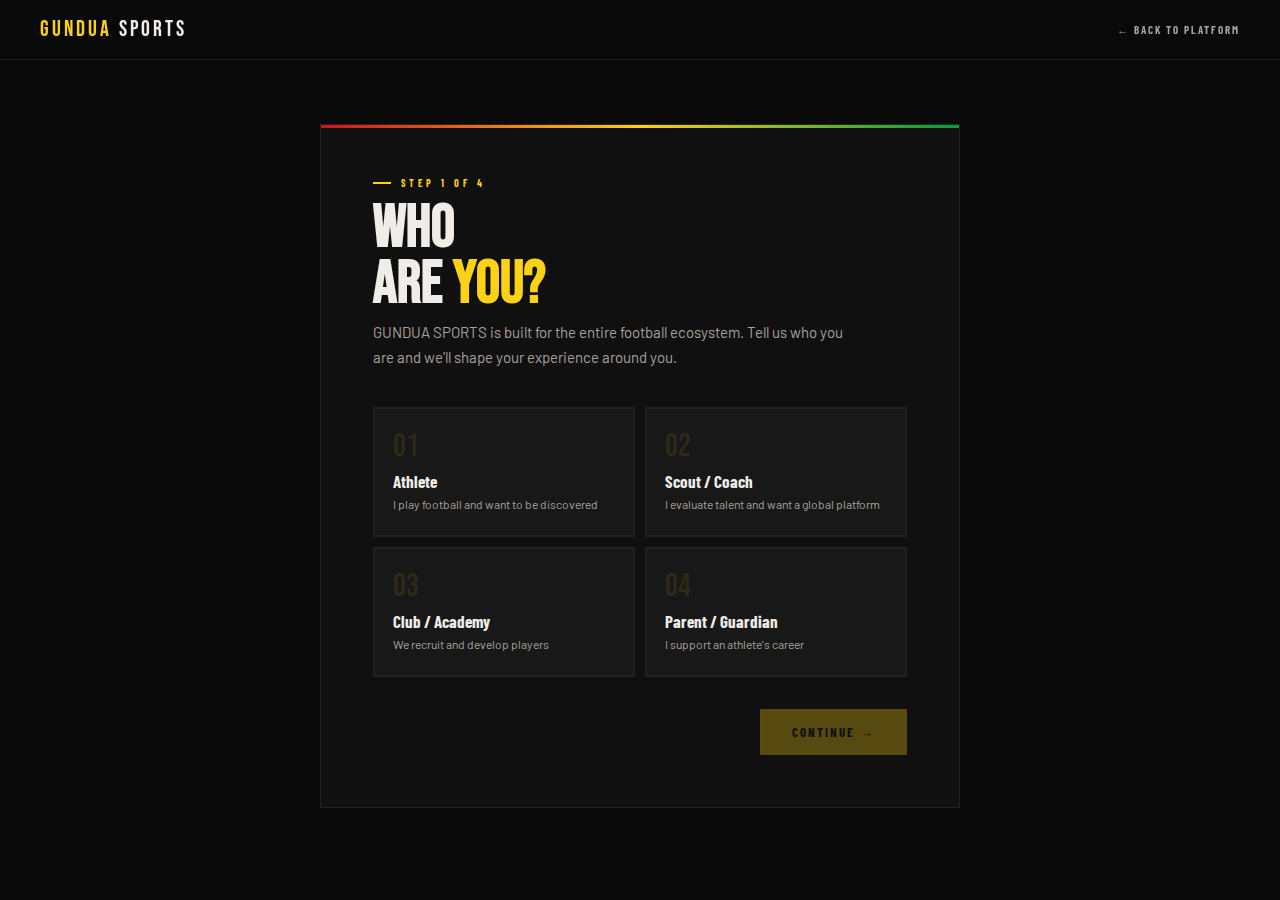
<file: your journey starts here/index.html>
<!DOCTYPE html>
<html lang="en">
<head>
<meta charset="UTF-8"/>
<meta name="viewport" content="width=device-width, initial-scale=1.0"/>
<meta name="color-scheme" content="dark"/>
<title>Join GUNDUA SPORTS — Your Journey Starts Here</title>
<link rel="preconnect" href="https://fonts.googleapis.com"/>
<link rel="preconnect" href="https://fonts.gstatic.com" crossorigin/>
<link href="https://fonts.googleapis.com/css2?family=Bebas+Neue&family=Barlow:wght@300;400;600;700&family=Barlow+Condensed:wght@400;500;700&display=swap" rel="stylesheet"/>
<link rel="icon" type="image/svg+xml" href="data:image/svg+xml,<svg xmlns='http://www.w3.org/2000/svg' viewBox='0 0 32 32'><rect width='32' height='32' fill='%230A0A0A'/><text x='4' y='24' font-family='serif' font-weight='900' font-size='22' fill='%23FCD116'>G</text><rect x='0' y='28' width='11' height='4' fill='%23CE1126'/><rect x='11' y='28' width='10' height='4' fill='%23FCD116'/><rect x='21' y='28' width='11' height='4' fill='%23009A44'/></svg>"/>
<style>
:root{--gold:#FCD116;--gold-light:#FFE040;--gold-dim:#C9A400;--red:#CE1126;--red-bright:#E8172D;--green:#009A44;--green-bright:#00C057;--black:#0A0A0A;--black-2:#101010;--black-3:#181818;--black-4:#222222;--black-5:#2C2C2C;--white:#F0EDE8;--white-dim:#A8A09A;--white-faint:#5A554F;--font-display:'Bebas Neue',sans-serif;--font-condensed:'Barlow Condensed',sans-serif;--font-body:'Barlow',sans-serif;}
*,*::before,*::after{box-sizing:border-box;margin:0;padding:0;}
html{scroll-behavior:smooth;}
body{background:var(--black);color:var(--white);font-family:var(--font-body);min-height:100vh;overflow-x:hidden;}

/* NAV */
nav{position:fixed;top:0;left:0;right:0;z-index:50;display:flex;align-items:center;justify-content:space-between;padding:0 40px;height:60px;background:rgba(10,10,10,0.94);backdrop-filter:blur(16px);border-bottom:1px solid rgba(252,209,22,0.08);}
.nav-logo{font-family:var(--font-display);font-size:22px;letter-spacing:3px;color:var(--white);text-decoration:none;}
.nav-logo span{color:var(--gold);}
.nav-back{font-family:var(--font-condensed);font-size:11px;font-weight:700;letter-spacing:2px;text-transform:uppercase;color:var(--white-dim);text-decoration:none;transition:color 0.2s;}
.nav-back:hover{color:var(--gold);}

/* WRAPPER */
.wizard-wrap{position:relative;z-index:10;min-height:100vh;display:flex;flex-direction:column;align-items:center;justify-content:center;padding:80px 24px 48px;}

/* PROGRESS */
.progress-wrap{width:100%;max-width:640px;margin-bottom:28px;display:flex;align-items:center;gap:14px;}
.progress-track{flex:1;height:2px;background:rgba(255,255,255,0.05);overflow:hidden;}
.progress-fill{height:100%;background:linear-gradient(90deg,var(--red),var(--gold));transition:width 0.5s cubic-bezier(0.16,1,0.3,1);}
.progress-label{font-family:var(--font-condensed);font-size:10px;font-weight:700;letter-spacing:3px;text-transform:uppercase;color:var(--white-faint);white-space:nowrap;flex-shrink:0;}

/* CARD */
.card{width:100%;max-width:640px;background:var(--black-2);border:1px solid rgba(252,209,22,0.1);position:relative;overflow:hidden;}
.card::before{content:'';position:absolute;top:0;left:0;right:0;height:3px;background:linear-gradient(90deg,var(--red),var(--gold),var(--green));}

/* SCREEN */
.screen{display:none;padding:52px 52px;animation:sIn 0.4s cubic-bezier(0.16,1,0.3,1) both;}
.screen.active{display:block;}
@keyframes sIn{from{opacity:0;transform:translateX(24px)}to{opacity:1;transform:translateX(0)}}
@keyframes sInL{from{opacity:0;transform:translateX(-24px)}to{opacity:1;transform:translateX(0)}}
.screen.back{animation:sInL 0.4s cubic-bezier(0.16,1,0.3,1) both;}

/* TYPOGRAPHY */
.eyebrow{font-family:var(--font-condensed);font-size:10px;font-weight:700;letter-spacing:4px;text-transform:uppercase;color:var(--gold);margin-bottom:12px;display:flex;align-items:center;gap:10px;}
.eyebrow::before{content:'';display:block;width:18px;height:2px;background:var(--gold);}
.step-title{font-family:var(--font-display);font-size:clamp(40px,6vw,60px);line-height:0.92;margin-bottom:8px;color:var(--white);}
.step-title em{font-style:normal;color:var(--gold);}
.step-sub{font-size:15px;color:var(--white-dim);line-height:1.7;margin-bottom:36px;max-width:480px;}

/* TYPE SELECTOR */
.type-grid{display:grid;grid-template-columns:1fr 1fr;gap:10px;margin-bottom:32px;}
.type-card{background:var(--black-3);border:2px solid rgba(255,255,255,0.04);padding:22px 18px;cursor:pointer;transition:all 0.22s cubic-bezier(0.34,1.56,0.64,1);position:relative;user-select:none;text-align:left;}
.type-card:hover{border-color:rgba(252,209,22,0.3);transform:translateY(-1px);}
.type-card.selected{border-color:var(--gold);background:rgba(252,209,22,0.05);}
.type-card.selected .tc-check{opacity:1;transform:scale(1);}
.tc-num{font-family:var(--font-display);font-size:32px;color:rgba(252,209,22,0.1);line-height:1;margin-bottom:8px;}
.type-card.selected .tc-num{color:rgba(252,209,22,0.25);}
.tc-label{font-family:var(--font-condensed);font-size:17px;font-weight:700;color:var(--white);margin-bottom:4px;}
.tc-desc{font-size:12px;color:var(--white-dim);line-height:1.5;}
.tc-check{position:absolute;top:10px;right:10px;width:20px;height:20px;border-radius:50%;background:var(--gold);display:flex;align-items:center;justify-content:center;font-size:10px;color:var(--black);font-weight:900;opacity:0;transform:scale(0.4);transition:all 0.3s cubic-bezier(0.34,1.56,0.64,1);}

/* FIELDS */
.field-group{display:flex;flex-direction:column;gap:14px;margin-bottom:32px;}
.field-row{display:grid;grid-template-columns:1fr 1fr;gap:12px;}
.field{display:flex;flex-direction:column;gap:7px;}
.field-label{font-family:var(--font-condensed);font-size:10px;font-weight:700;letter-spacing:3px;text-transform:uppercase;color:var(--gold);}
.field-input,.field-select,.field-textarea{background:var(--black-4);border:1px solid rgba(255,255,255,0.05);color:var(--white);font-family:var(--font-body);font-size:15px;padding:13px 15px;outline:none;transition:all 0.2s;appearance:none;width:100%;color-scheme:dark;}
.field-input:focus,.field-select:focus,.field-textarea:focus{border-color:var(--gold);background:rgba(252,209,22,0.03);box-shadow:0 0 0 3px rgba(252,209,22,0.07);}
.field-input::placeholder,.field-textarea::placeholder{color:rgba(240,237,232,0.2);}
.field-select{cursor:pointer;background-image:url("data:image/svg+xml,%3Csvg xmlns='http://www.w3.org/2000/svg' width='12' height='8'%3E%3Cpath d='M1 1l5 5 5-5' stroke='%23A8A09A' stroke-width='1.5' fill='none' stroke-linecap='round'/%3E%3C/svg%3E");background-repeat:no-repeat;background-position:right 14px center;padding-right:38px;}
.field-select option,.field-select optgroup{background:#1a1a1a;color:#f0ede8;}
.field-hint{font-size:12px;color:var(--white-faint);line-height:1.5;margin-top:4px;}
.field-textarea{resize:vertical;min-height:90px;line-height:1.6;}
.field-input.err,.field-select.err{border-color:var(--red-bright);}

/* NAV BUTTONS */
.step-nav{display:flex;align-items:center;justify-content:space-between;margin-top:8px;}
.btn-back-step{background:none;border:none;font-family:var(--font-condensed);font-size:11px;font-weight:700;letter-spacing:2px;text-transform:uppercase;color:var(--white-faint);cursor:pointer;padding:12px 0;transition:color 0.2s;display:flex;align-items:center;gap:6px;}
.btn-back-step:hover{color:var(--white);}
.btn-back-step:disabled{opacity:0;pointer-events:none;}
.btn-next-step{background:var(--gold);color:var(--black);font-family:var(--font-condensed);font-size:13px;font-weight:700;letter-spacing:2px;text-transform:uppercase;padding:15px 32px;border:none;cursor:pointer;transition:all 0.2s;display:flex;align-items:center;gap:8px;opacity:0.3;pointer-events:none;}
.btn-next-step.ready{opacity:1;pointer-events:all;}
.btn-next-step.ready:hover{background:var(--gold-light);transform:translateY(-1px);}
.btn-submit{background:linear-gradient(135deg,var(--gold),var(--gold-light));color:var(--black);font-family:var(--font-condensed);font-size:14px;font-weight:700;letter-spacing:2px;text-transform:uppercase;padding:17px 44px;border:none;cursor:pointer;transition:all 0.3s;display:flex;align-items:center;gap:10px;}
.btn-submit:hover{transform:translateY(-2px);box-shadow:0 12px 40px rgba(252,209,22,0.25);}

/* REVIEW */
.review-list{display:flex;flex-direction:column;gap:2px;margin-bottom:32px;}
.review-item{background:var(--black-3);padding:14px 18px;display:flex;gap:14px;align-items:flex-start;}
.review-key{font-family:var(--font-condensed);font-size:10px;font-weight:700;letter-spacing:2px;text-transform:uppercase;color:var(--gold);min-width:110px;flex-shrink:0;padding-top:2px;}
.review-val{font-size:14px;color:var(--white);word-break:break-all;}

/* LOADING */
.loading{display:none;position:fixed;inset:0;background:rgba(10,10,10,0.94);z-index:200;align-items:center;justify-content:center;flex-direction:column;gap:20px;}
.loading.on{display:flex;}
.loader{width:48px;height:48px;border:3px solid rgba(252,209,22,0.08);border-top-color:var(--gold);border-radius:50%;animation:spin 0.8s linear infinite;}
@keyframes spin{to{transform:rotate(360deg)}}
.loader-txt{font-family:var(--font-condensed);font-size:12px;font-weight:700;letter-spacing:3px;text-transform:uppercase;color:var(--white-dim);}

/* PHOENIX */
.phoenix{display:none;position:fixed;inset:0;background:var(--black);z-index:300;align-items:center;justify-content:center;flex-direction:column;overflow:hidden;}
.phoenix.on{display:flex;}
.phoenix-bg{position:absolute;inset:0;overflow:hidden;}
.ember{position:absolute;bottom:-20px;border-radius:2px;animation:rise linear both;opacity:0;}
@keyframes rise{0%{transform:translateY(0) scale(1);opacity:.8}80%{opacity:.5}100%{transform:translateY(-110vh) scale(0.2) rotate(360deg);opacity:0}}
.phoenix-stripe{position:absolute;bottom:0;left:0;right:0;height:5px;display:flex;}
.phoenix-stripe span{flex:1;}
.phoenix-stripe span:nth-child(1){background:var(--red);}
.phoenix-stripe span:nth-child(2){background:var(--gold);}
.phoenix-stripe span:nth-child(3){background:var(--green);}
.phoenix-content{position:relative;z-index:2;text-align:center;padding:40px;max-width:580px;animation:phReveal 1s cubic-bezier(0.16,1,0.3,1) 0.5s both;}
@keyframes phReveal{from{opacity:0;transform:translateY(32px) scale(0.96)}to{opacity:1;transform:translateY(0) scale(1)}}
.phoenix-word{font-family:var(--font-display);font-size:clamp(40px,8vw,80px);color:var(--gold);letter-spacing:4px;margin-bottom:4px;animation:fadeUp 0.6s 1.2s both;}
.phoenix-swahili{font-family:var(--font-condensed);font-size:13px;font-weight:700;letter-spacing:5px;text-transform:uppercase;color:var(--white-dim);margin-bottom:28px;animation:fadeUp 0.6s 1.4s both;}
.phoenix-title{font-family:var(--font-display);font-size:clamp(48px,9vw,88px);line-height:0.9;margin-bottom:20px;animation:fadeUp 0.6s 1.6s both;}
.phoenix-title .pt-g{color:var(--gold);}
.phoenix-title .pt-r{color:var(--red-bright);}
.phoenix-title .pt-gr{color:var(--green-bright);}
.phoenix-name{font-family:var(--font-display);font-size:clamp(24px,4vw,40px);color:var(--white);margin-bottom:20px;animation:fadeUp 0.6s 1.8s both;}
.phoenix-msg{font-size:16px;color:var(--white-dim);line-height:1.8;margin-bottom:32px;max-width:440px;margin-left:auto;margin-right:auto;animation:fadeUp 0.6s 2s both;}
.phoenix-id{font-family:var(--font-condensed);font-size:12px;font-weight:700;letter-spacing:3px;text-transform:uppercase;color:var(--gold);background:rgba(252,209,22,0.07);border:1px solid rgba(252,209,22,0.18);padding:10px 22px;display:inline-block;margin-bottom:36px;animation:fadeUp 0.6s 2.2s both;}
.phoenix-btns{display:flex;gap:14px;justify-content:center;flex-wrap:wrap;animation:fadeUp 0.6s 2.4s both;}
@keyframes fadeUp{from{opacity:0;transform:translateY(16px)}to{opacity:1;transform:translateY(0)}}
.btn-ph-primary{background:var(--gold);color:var(--black);font-family:var(--font-condensed);font-size:13px;font-weight:700;letter-spacing:2px;text-transform:uppercase;padding:15px 30px;border:none;cursor:pointer;text-decoration:none;display:inline-block;transition:all 0.2s;}
.btn-ph-primary:hover{background:var(--gold-light);}
.btn-ph-secondary{background:transparent;color:var(--white);font-family:var(--font-condensed);font-size:13px;font-weight:700;letter-spacing:2px;text-transform:uppercase;padding:15px 30px;border:1px solid rgba(240,237,232,0.15);cursor:pointer;text-decoration:none;display:inline-block;transition:all 0.2s;}
.btn-ph-secondary:hover{border-color:var(--gold);color:var(--gold);}

@media(max-width:600px){
  nav{padding:0 20px;}
  .screen{padding:36px 26px;}
  .type-grid{grid-template-columns:1fr;}
  .field-row{grid-template-columns:1fr;}
  .step-title{font-size:36px;}
}
</style>
</head>
<body>

<div class="loading" id="loading"><div class="loader"></div><div class="loader-txt">Registering your profile...</div></div>

<div class="phoenix" id="phoenix">
  <div class="phoenix-bg" id="phoenixBg">
    <div class="phoenix-stripe"><span></span><span></span><span></span></div>
  </div>
  <div class="phoenix-content">
    <div class="phoenix-word">GUNDUA</div>
    <div class="phoenix-swahili">Umekuwa umegunduliwa — You have been discovered</div>
    <div class="phoenix-title">
      <span class="pt-g">YOU</span><br>
      <span>ARE</span><br>
      <span class="pt-gr">VISIBLE</span>
    </div>
    <div class="phoenix-name" id="phName"></div>
    <p class="phoenix-msg" id="phMsg"></p>
    <div class="phoenix-id" id="phId"></div>
    <div class="phoenix-btns">
      <a href="/" class="btn-ph-primary">Explore the Platform</a>
      <button class="btn-ph-secondary" onclick="shareJourney()">Share Your Journey</button>
    </div>
  </div>
</div>

<nav>
  <a href="/" class="nav-logo"><span>GUNDUA</span> SPORTS</a>
  <a href="/" class="nav-back">← Back to platform</a>
</nav>

<div class="wizard-wrap">
  <div class="progress-wrap" id="progressWrap" style="display:none;">
    <div class="progress-track"><div class="progress-fill" id="progressFill" style="width:25%"></div></div>
    <div class="progress-label" id="progressLabel">Step 1 of 4</div>
  </div>

  <div class="card" id="card">

    <!-- STEP 1: WHO ARE YOU -->
    <div class="screen active" id="s1">
      <div class="eyebrow">Step 1 of 4</div>
      <h2 class="step-title">WHO<br>ARE <em>YOU?</em></h2>
      <p class="step-sub">GUNDUA SPORTS is built for the entire football ecosystem. Tell us who you are and we'll shape your experience around you.</p>
      <div class="type-grid" id="typeGrid">
        <div class="type-card" onclick="pickType(this,'athlete')" data-val="athlete">
          <div class="tc-check">✓</div>
          <div class="tc-num">01</div>
          <div class="tc-label">Athlete</div>
          <div class="tc-desc">I play football and want to be discovered</div>
        </div>
        <div class="type-card" onclick="pickType(this,'scout')" data-val="scout">
          <div class="tc-check">✓</div>
          <div class="tc-num">02</div>
          <div class="tc-label">Scout / Coach</div>
          <div class="tc-desc">I evaluate talent and want a global platform</div>
        </div>
        <div class="type-card" onclick="pickType(this,'club')" data-val="club">
          <div class="tc-check">✓</div>
          <div class="tc-num">03</div>
          <div class="tc-label">Club / Academy</div>
          <div class="tc-desc">We recruit and develop players</div>
        </div>
        <div class="type-card" onclick="pickType(this,'parent')" data-val="parent">
          <div class="tc-check">✓</div>
          <div class="tc-num">04</div>
          <div class="tc-label">Parent / Guardian</div>
          <div class="tc-desc">I support an athlete's career</div>
        </div>
      </div>
      <div class="step-nav">
        <button class="btn-back-step" disabled>← Back</button>
        <button class="btn-next-step" id="n1" onclick="goStep(2)">Continue →</button>
      </div>
    </div>

    <!-- STEP 2: YOUR DETAILS -->
    <div class="screen" id="s2">
      <div class="eyebrow">Step 2 of 4</div>
      <h2 class="step-title" id="s2Title">YOUR<br><em>IDENTITY</em></h2>
      <p class="step-sub" id="s2Sub">This is how the world will know you.</p>
      <div class="field-group" id="s2Fields"></div>
      <div class="step-nav">
        <button class="btn-back-step" onclick="goStep(1,true)">← Back</button>
        <button class="btn-next-step ready" onclick="validateStep(2)">Continue →</button>
      </div>
    </div>

    <!-- STEP 3: YOUR GAME -->
    <div class="screen" id="s3">
      <div class="eyebrow">Step 3 of 4</div>
      <h2 class="step-title" id="s3Title">YOUR<br><em>DETAILS</em></h2>
      <p class="step-sub" id="s3Sub">Tell us more about your football role.</p>
      <div class="field-group" id="s3Fields"></div>
      <div class="step-nav">
        <button class="btn-back-step" onclick="goStep(2,true)">← Back</button>
        <button class="btn-next-step ready" onclick="validateStep(3)">Continue →</button>
      </div>
    </div>

    <!-- STEP 4: REVIEW -->
    <div class="screen" id="s4">
      <div class="eyebrow">Step 4 of 4</div>
      <h2 class="step-title">READY<br>TO <em>RISE?</em></h2>
      <p class="step-sub">Review your details. Once you submit, you enter the GUNDUA ecosystem.</p>
      <div class="review-list" id="reviewList"></div>
      <div class="step-nav">
        <button class="btn-back-step" onclick="goStep(3,true)">← Back</button>
        <button class="btn-submit" onclick="submitForm()">Submit & Be Discovered →</button>
      </div>
    </div>

  </div>
</div>

<script>
const SUPABASE_URL='https://iniwfkjifuguaqtxkios.supabase.co';
const SUPABASE_KEY='eyJhbGciOiJIUzI1NiIsInR5cCI6IkpXVCJ9.eyJpc3MiOiJzdXBhYmFzZSIsInJlZiI6ImluaXdma2ppZnVndWFxdHhraW9zIiwicm9sZSI6ImFub24iLCJpYXQiOjE3NzQwNDY1MTgsImV4cCI6MjA4OTYyMjUxOH0.hqY2GUG1EXWJAjE5EjS8K_VoJIS-Qs3gRrvUuRzT-UU';
const state={type:null,step:1,data:{}};

function countries(){const af=['Algeria','Angola','Benin','Botswana','Burkina Faso','Burundi','Cameroon','Cape Verde','Central African Republic','Chad','Comoros','Congo','DR Congo','Djibouti','Egypt','Equatorial Guinea','Eritrea','Eswatini','Ethiopia','Gabon','Gambia','Ghana','Guinea','Guinea-Bissau','Ivory Coast','Kenya','Lesotho','Liberia','Libya','Madagascar','Malawi','Mali','Mauritania','Mauritius','Morocco','Mozambique','Namibia','Niger','Nigeria','Rwanda','São Tomé and Príncipe','Senegal','Seychelles','Sierra Leone','Somalia','South Africa','South Sudan','Sudan','Tanzania','Togo','Tunisia','Uganda','Zambia','Zimbabwe'];const oth=['United Kingdom','France','Germany','Spain','Italy','Portugal','Netherlands','Belgium','United States','Canada','Brazil','Sweden','Australia','Other'];let h='<option value="" disabled selected>Select country</option><optgroup label="Africa">';af.forEach(c=>h+=`<option>${c}</option>`);h+='</optgroup><optgroup label="Other">';oth.forEach(c=>h+=`<option>${c}</option>`);h+='</optgroup>';return h;}

function buildS2(){
  const t=state.type;
  let title='YOUR<br><em>IDENTITY</em>',sub='This is how the world will know you.',html='';
  if(t==='athlete'){
    html=`<div class="field-row"><div class="field"><label class="field-label">First Name</label><input class="field-input" id="f_firstName" type="text" placeholder="e.g. Kwame" autocomplete="given-name"/></div><div class="field"><label class="field-label">Last Name</label><input class="field-input" id="f_lastName" type="text" placeholder="e.g. Mensah" autocomplete="family-name"/></div></div><div class="field-row"><div class="field"><label class="field-label">Age</label><input class="field-input" id="f_age" type="number" min="14" max="40" placeholder="e.g. 19"/></div><div class="field"><label class="field-label">Country</label><select class="field-select" id="f_country">${countries()}</select></div></div><div class="field"><label class="field-label">Email</label><input class="field-input" id="f_email" type="email" placeholder="your@email.com"/></div><div class="field"><label class="field-label">WhatsApp / Phone</label><input class="field-input" id="f_phone" type="tel" placeholder="+234 800 000 0000"/><div class="field-hint">Include country code. We use WhatsApp for direct communication.</div></div>`;
  } else if(t==='scout'){
    title='YOUR<br><em>PROFILE</em>';sub='Building a network of trusted scouts across Africa and beyond.';
    html=`<div class="field-row"><div class="field"><label class="field-label">First Name</label><input class="field-input" id="f_firstName" type="text" placeholder="First name"/></div><div class="field"><label class="field-label">Last Name</label><input class="field-input" id="f_lastName" type="text" placeholder="Last name"/></div></div><div class="field"><label class="field-label">Email</label><input class="field-input" id="f_email" type="email" placeholder="professional@email.com"/></div><div class="field"><label class="field-label">Organisation / Club</label><input class="field-input" id="f_org" type="text" placeholder="e.g. Independent Scout, Club Name"/></div><div class="field-row"><div class="field"><label class="field-label">Country Based</label><select class="field-select" id="f_country">${countries()}</select></div><div class="field"><label class="field-label">Years Experience</label><select class="field-select" id="f_experience"><option value="" disabled selected>Select</option><option>Under 1 year</option><option>1–3 years</option><option>3–5 years</option><option>5–10 years</option><option>10+ years</option></select></div></div>`;
  } else if(t==='club'){
    title='YOUR<br><em>CLUB</em>';sub='Tell us about your club or academy.';
    html=`<div class="field"><label class="field-label">Club / Academy Name</label><input class="field-input" id="f_org" type="text" placeholder="e.g. Lagos FC Academy"/></div><div class="field-row"><div class="field"><label class="field-label">Contact Name</label><input class="field-input" id="f_firstName" type="text" placeholder="Your name"/></div><div class="field"><label class="field-label">Your Role</label><input class="field-input" id="f_lastName" type="text" placeholder="e.g. Director, Head Coach"/></div></div><div class="field"><label class="field-label">Email</label><input class="field-input" id="f_email" type="email" placeholder="contact@club.com"/></div><div class="field"><label class="field-label">Country</label><select class="field-select" id="f_country">${countries()}</select></div>`;
  } else {
    title='YOUR<br><em>DETAILS</em>';sub='Your support is the foundation your athlete builds on.';
    html=`<div class="field-row"><div class="field"><label class="field-label">Your First Name</label><input class="field-input" id="f_firstName" type="text" placeholder="First name"/></div><div class="field"><label class="field-label">Your Last Name</label><input class="field-input" id="f_lastName" type="text" placeholder="Last name"/></div></div><div class="field"><label class="field-label">Email</label><input class="field-input" id="f_email" type="email" placeholder="your@email.com"/></div><div class="field"><label class="field-label">WhatsApp / Phone</label><input class="field-input" id="f_phone" type="tel" placeholder="+234 800 000 0000"/></div><div class="field"><label class="field-label">Country</label><select class="field-select" id="f_country">${countries()}</select></div>`;
  }
  document.getElementById('s2Title').innerHTML=title;
  document.getElementById('s2Sub').textContent=sub;
  document.getElementById('s2Fields').innerHTML=html;
}

function buildS3(){
  const t=state.type;let html='',title='YOUR<br><em>GAME</em>',sub='Tell us about your football experience.';
  if(t==='athlete'){
    html=`<div class="field-row"><div class="field"><label class="field-label">Position</label><select class="field-select" id="f_position"><option value="" disabled selected>Select position</option><optgroup label="Goalkeeper"><option>Goalkeeper (GK)</option></optgroup><optgroup label="Defenders"><option>Centre-Back (CB)</option><option>Right-Back (RB)</option><option>Left-Back (LB)</option><option>Wing-Back (WB)</option></optgroup><optgroup label="Midfielders"><option>Defensive Midfielder (DM)</option><option>Central Midfielder (CM)</option><option>Attacking Midfielder (AM)</option><option>Wide Midfielder</option></optgroup><optgroup label="Forwards"><option>Right Winger (RW)</option><option>Left Winger (LW)</option><option>Striker / Centre-Forward (CF)</option><option>Second Striker</option></optgroup></select></div><div class="field"><label class="field-label">Dominant Foot</label><select class="field-select" id="f_foot"><option value="" disabled selected>Select</option><option>Right</option><option>Left</option><option>Both</option></select></div></div><div class="field"><label class="field-label">Current Club / Team</label><input class="field-input" id="f_club" type="text" placeholder="e.g. Local FC, School team, Free agent"/></div><div class="field"><label class="field-label">Highlight Clip Link</label><input class="field-input" id="f_clip" type="url" placeholder="YouTube or Google Drive link"/><div class="field-hint">Share your best 2–5 minute clip. Ensure the link is publicly accessible.</div></div><div class="field"><label class="field-label">Instagram / TikTok Handle</label><input class="field-input" id="f_social" type="text" placeholder="@yourhandle (optional)"/></div>`;
  } else if(t==='scout'){
    title='YOUR<br><em>NETWORK</em>';sub='Tell us about your coverage and how we partner.';
    html=`<div class="field"><label class="field-label">Countries You Cover</label><input class="field-input" id="f_coverage" type="text" placeholder="e.g. Nigeria, Ghana, Senegal"/></div><div class="field"><label class="field-label">Sports You Scout</label><input class="field-input" id="f_sports" type="text" placeholder="e.g. Football, Basketball, Athletics"/></div><div class="field"><label class="field-label">LinkedIn or Reference</label><input class="field-input" id="f_linkedin" type="url" placeholder="https://linkedin.com/in/yourprofile"/></div><div class="field"><label class="field-label">WhatsApp / Phone</label><input class="field-input" id="f_phone" type="tel" placeholder="+234 800 000 0000"/></div>`;
  } else if(t==='club'){
    title='YOUR<br><em>NEEDS</em>';sub='Help us understand what talent you are looking for.';
    html=`<div class="field"><label class="field-label">Sports You Recruit For</label><input class="field-input" id="f_sports" type="text" placeholder="e.g. Football, Basketball"/></div><div class="field"><label class="field-label">Age Groups You Target</label><input class="field-input" id="f_ageGroups" type="text" placeholder="e.g. U17, U21, Senior"/></div><div class="field"><label class="field-label">WhatsApp / Phone</label><input class="field-input" id="f_phone" type="tel" placeholder="+234 800 000 0000"/></div><div class="field"><label class="field-label">Club Website or Social</label><input class="field-input" id="f_linkedin" type="url" placeholder="https://yourclub.com"/></div>`;
  } else {
    title='YOUR<br><em>ATHLETE</em>';sub="Tell us about the player you're supporting.";
    html=`<div class="field-row"><div class="field"><label class="field-label">Athlete's First Name</label><input class="field-input" id="f_athleteName" type="text" placeholder="First name"/></div><div class="field"><label class="field-label">Athlete's Age</label><input class="field-input" id="f_age" type="number" min="8" max="22" placeholder="Age"/></div></div><div class="field"><label class="field-label">Position</label><select class="field-select" id="f_position"><option value="" disabled selected>Select position</option><option>Goalkeeper</option><option>Defender</option><option>Midfielder</option><option>Forward / Striker</option><option>Winger</option><option>Not sure yet</option></select></div><div class="field"><label class="field-label">Country</label><select class="field-select" id="f_country2">${countries()}</select></div><div class="field"><label class="field-label">Highlight Clip (if available)</label><input class="field-input" id="f_clip" type="url" placeholder="YouTube or Google Drive — optional"/></div>`;
  }
  document.getElementById('s3Title').innerHTML=title;
  document.getElementById('s3Sub').textContent=sub;
  document.getElementById('s3Fields').innerHTML=html;
}

function pickType(el,val){
  document.querySelectorAll('.type-card').forEach(c=>c.classList.remove('selected'));
  el.classList.add('selected');
  state.type=val;
  document.getElementById('n1').classList.add('ready');
  buildS2();buildS3();
}

function goStep(n,back=false){
  if(n>1)collectData(state.step);
  const cur=document.getElementById('s'+state.step);
  const next=document.getElementById('s'+n);
  cur.classList.remove('active','back');
  next.classList.remove('active','back');
  if(back)next.classList.add('back');
  next.classList.add('active');
  state.step=n;
  const pct=(n/4)*100;
  document.getElementById('progressFill').style.width=pct+'%';
  document.getElementById('progressLabel').textContent='Step '+n+' of 4';
  document.getElementById('progressWrap').style.display='flex';
  if(n===4)buildReview();
  window.scrollTo({top:0,behavior:'smooth'});
}

function validateStep(from){
  const req={2:{athlete:['f_firstName','f_lastName','f_age','f_country','f_email'],scout:['f_firstName','f_lastName','f_email','f_country'],club:['f_org','f_firstName','f_email','f_country'],parent:['f_firstName','f_lastName','f_email']},3:{athlete:['f_position','f_foot'],scout:['f_coverage'],club:['f_sports'],parent:['f_athleteName']}};
  const fields=req[from][state.type]||[];
  let valid=true;
  document.querySelectorAll('.field-input,.field-select').forEach(el=>el.classList.remove('err'));
  fields.forEach(id=>{const el=document.getElementById(id);if(!el||!el.value){if(el)el.classList.add('err');valid=false;}});
  const em=document.getElementById('f_email');
  if(em&&em.value&&!/\S+@\S+\.\S+/.test(em.value)){em.classList.add('err');valid=false;}
  if(valid){collectData(from);goStep(from+1);}
  else{const first=document.querySelector('.field-input.err,.field-select.err');if(first)first.focus();}
}

function collectData(step){
  const map={2:{athlete:['firstName','lastName','age','country','email','phone'],scout:['firstName','lastName','email','org','country','experience'],club:['org','firstName','lastName','email','country'],parent:['firstName','lastName','email','phone','country']},3:{athlete:['position','foot','club','clip','social'],scout:['coverage','sports','linkedin','phone'],club:['sports','ageGroups','phone','linkedin'],parent:['athleteName','age','position','clip']}};
  (map[step][state.type]||[]).forEach(k=>{const el=document.getElementById('f_'+k);if(el)state.data[k]=el.value;});
}

function buildReview(){
  const labels={type:'Role',firstName:'First Name',lastName:'Last Name',age:'Age',country:'Country',email:'Email',phone:'WhatsApp',org:'Organisation',experience:'Experience',position:'Position',foot:'Dominant Foot',club:'Current Club',clip:'Clip Link',social:'Social Handle',coverage:'Countries Covered',sports:'Sports',linkedin:'LinkedIn',ageGroups:'Age Groups',athleteName:'Athlete Name'};
  const typeLabels={athlete:'Athlete',scout:'Scout / Coach',club:'Club / Academy',parent:'Parent / Guardian'};
  const all={type:typeLabels[state.type],...state.data};
  let html='';
  Object.entries(all).forEach(([k,v])=>{if(v&&labels[k])html+=`<div class="review-item"><div class="review-key">${labels[k]}</div><div class="review-val">${v}</div></div>`;});
  document.getElementById('reviewList').innerHTML=html;
}

async function submitForm(){
  document.getElementById('loading').classList.add('on');
  const payload={user_type:state.type,first_name:state.data.firstName||null,last_name:state.data.lastName||null,email:state.data.email||null,phone:state.data.phone||null,country:state.data.country||null,age:state.data.age?parseInt(state.data.age):null,organisation:state.data.org||null,position:state.data.position||null,dominant_foot:state.data.foot||null,current_club:state.data.club||null,clip_link:state.data.clip||null,social_handle:state.data.social||null,countries_covered:state.data.coverage||null,sports:state.data.sports||null,linkedin_url:state.data.linkedin||null,experience:state.data.experience||null,age_groups:state.data.ageGroups||null,athlete_name:state.data.athleteName||null,source:'join',registered_at:new Date().toISOString()};
  try{await fetch(`${SUPABASE_URL}/rest/v1/registrations`,{method:'POST',headers:{'Content-Type':'application/json','apikey':SUPABASE_KEY,'Authorization':`Bearer ${SUPABASE_KEY}`,'Prefer':'return=minimal'},body:JSON.stringify(payload)});}catch(e){console.error(e);}
  document.getElementById('loading').classList.remove('on');
  triggerPhoenix();
}

function triggerPhoenix(){
  const name=(state.data.firstName||'CHAMPION').toUpperCase();
  const msgs={athlete:`You've taken the most important step of your football career. Your profile is now in our system — our scouting team will be in touch. The world doesn't know your name yet. GUNDUA does.`,scout:`Welcome to the GUNDUA scout network. You're now part of the infrastructure that changes how African talent gets discovered. We'll be in touch about partnership opportunities in your region.`,club:`Your club is now connected to the GUNDUA ecosystem. We'll reach out to discuss how we source verified African talent that matches exactly what you're looking for.`,parent:`Your support is the foundation your athlete builds on. Welcome to GUNDUA SPORTS — we'll be in touch with everything you need to help their journey forward.`};
  const ids={athlete:'ATH',scout:'SCT',club:'CLB',parent:'PAR'};
  document.getElementById('phName').textContent=name;
  document.getElementById('phMsg').textContent=msgs[state.type];
  document.getElementById('phId').textContent=`GUNDUA ID: ${ids[state.type]}-${Date.now().toString(36).toUpperCase()}`;
  const bg=document.getElementById('phoenixBg');
  const cols=[['#FCD116','#FFE040'],['#CE1126','#E8172D'],['#009A44','#00C057'],['#FCD116','#C9A400']];
  for(let i=0;i<45;i++){
    setTimeout(()=>{
      const e=document.createElement('div');
      e.className='ember';
      const c=cols[Math.floor(Math.random()*cols.length)];
      const h=Math.random()*60+15;
      e.style.cssText=`left:${Math.random()*100}%;height:${h}px;width:${Math.random()*3+1}px;background:linear-gradient(to top,${c[0]},${c[1]});animation-duration:${Math.random()*3+2}s;animation-delay:${Math.random()*1.5}s;`;
      bg.appendChild(e);setTimeout(()=>e.remove(),6000);
    },i*70);
  }
  document.getElementById('phoenix').classList.add('on');
}

function shareJourney(){
  const text=`I just joined GUNDUA SPORTS — Africa's talent discovery platform. Discovered, not overlooked. gunduasports.com`;
  if(navigator.share)navigator.share({title:'GUNDUA SPORTS',text,url:'https://gunduasports.com'});
  else navigator.clipboard.writeText(text).then(()=>alert('Link copied! Share your journey.'));
}
</script>
</body>
</html>
</file>
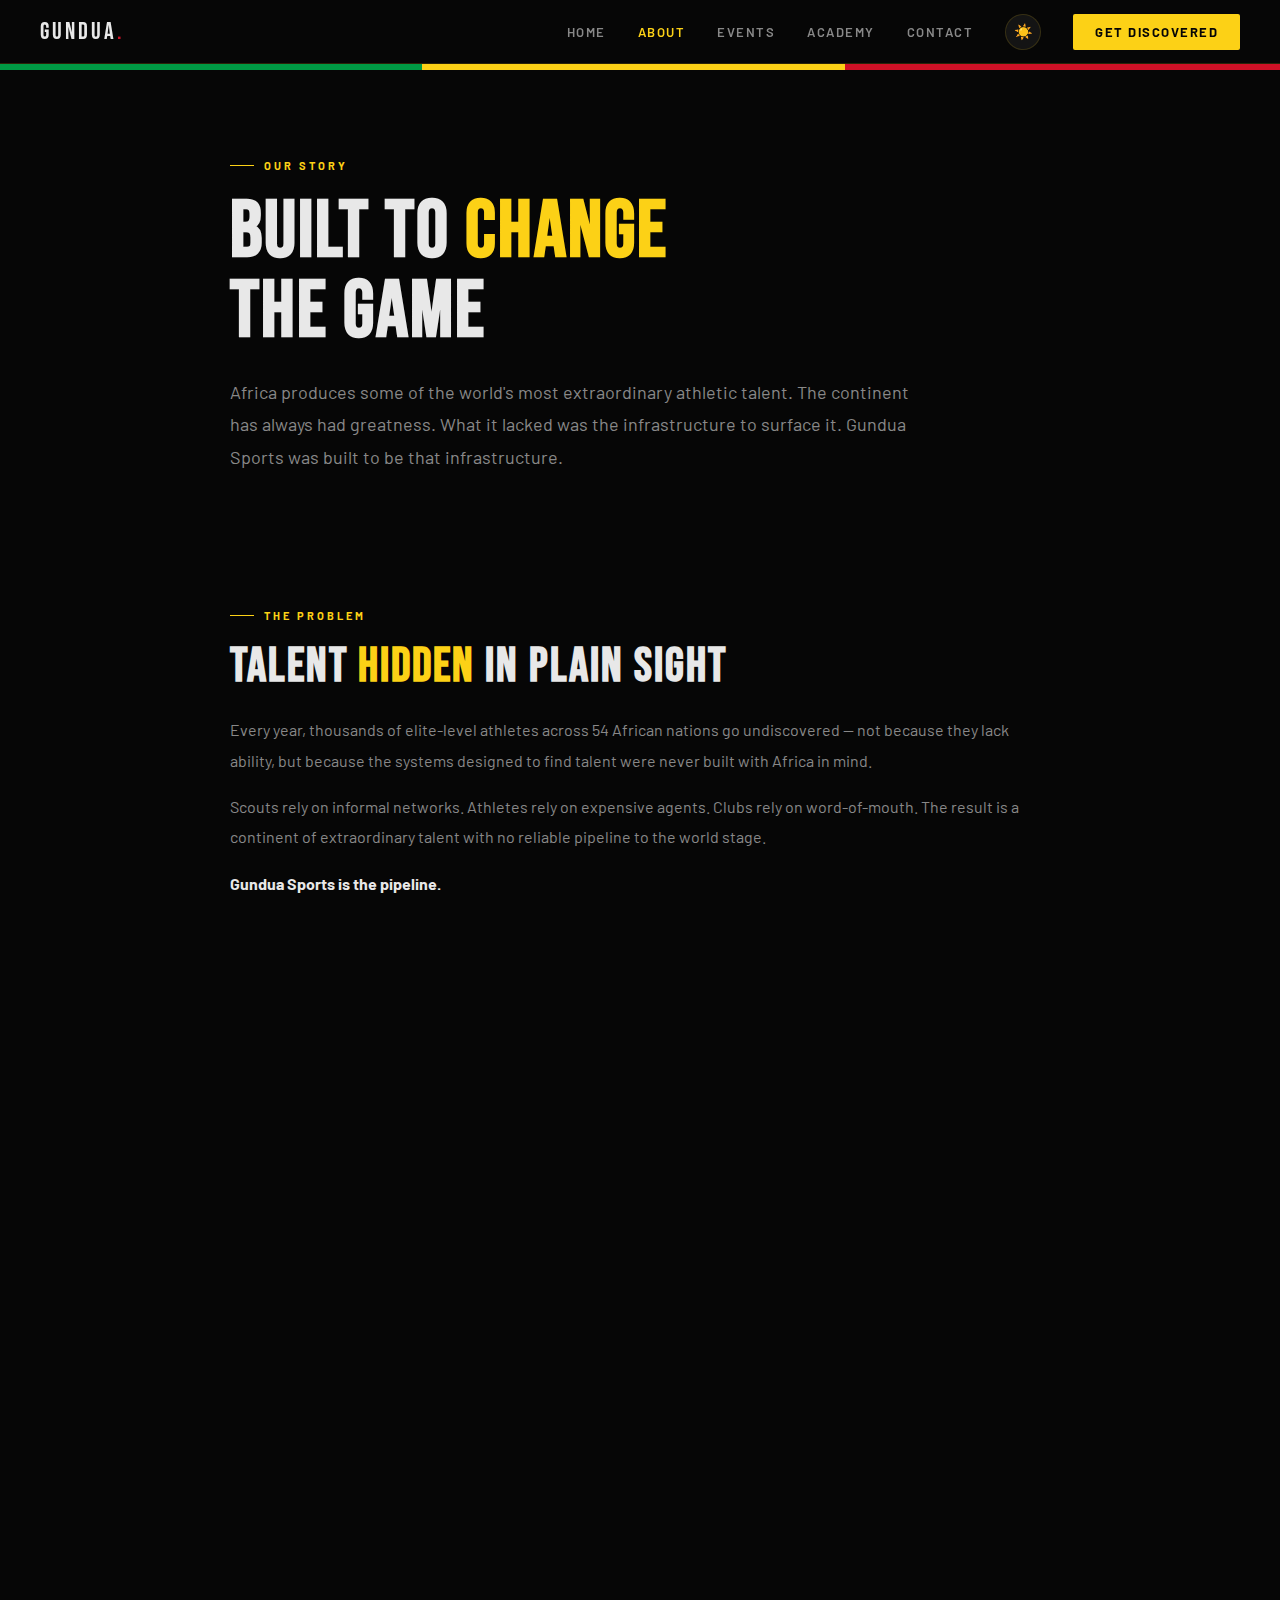
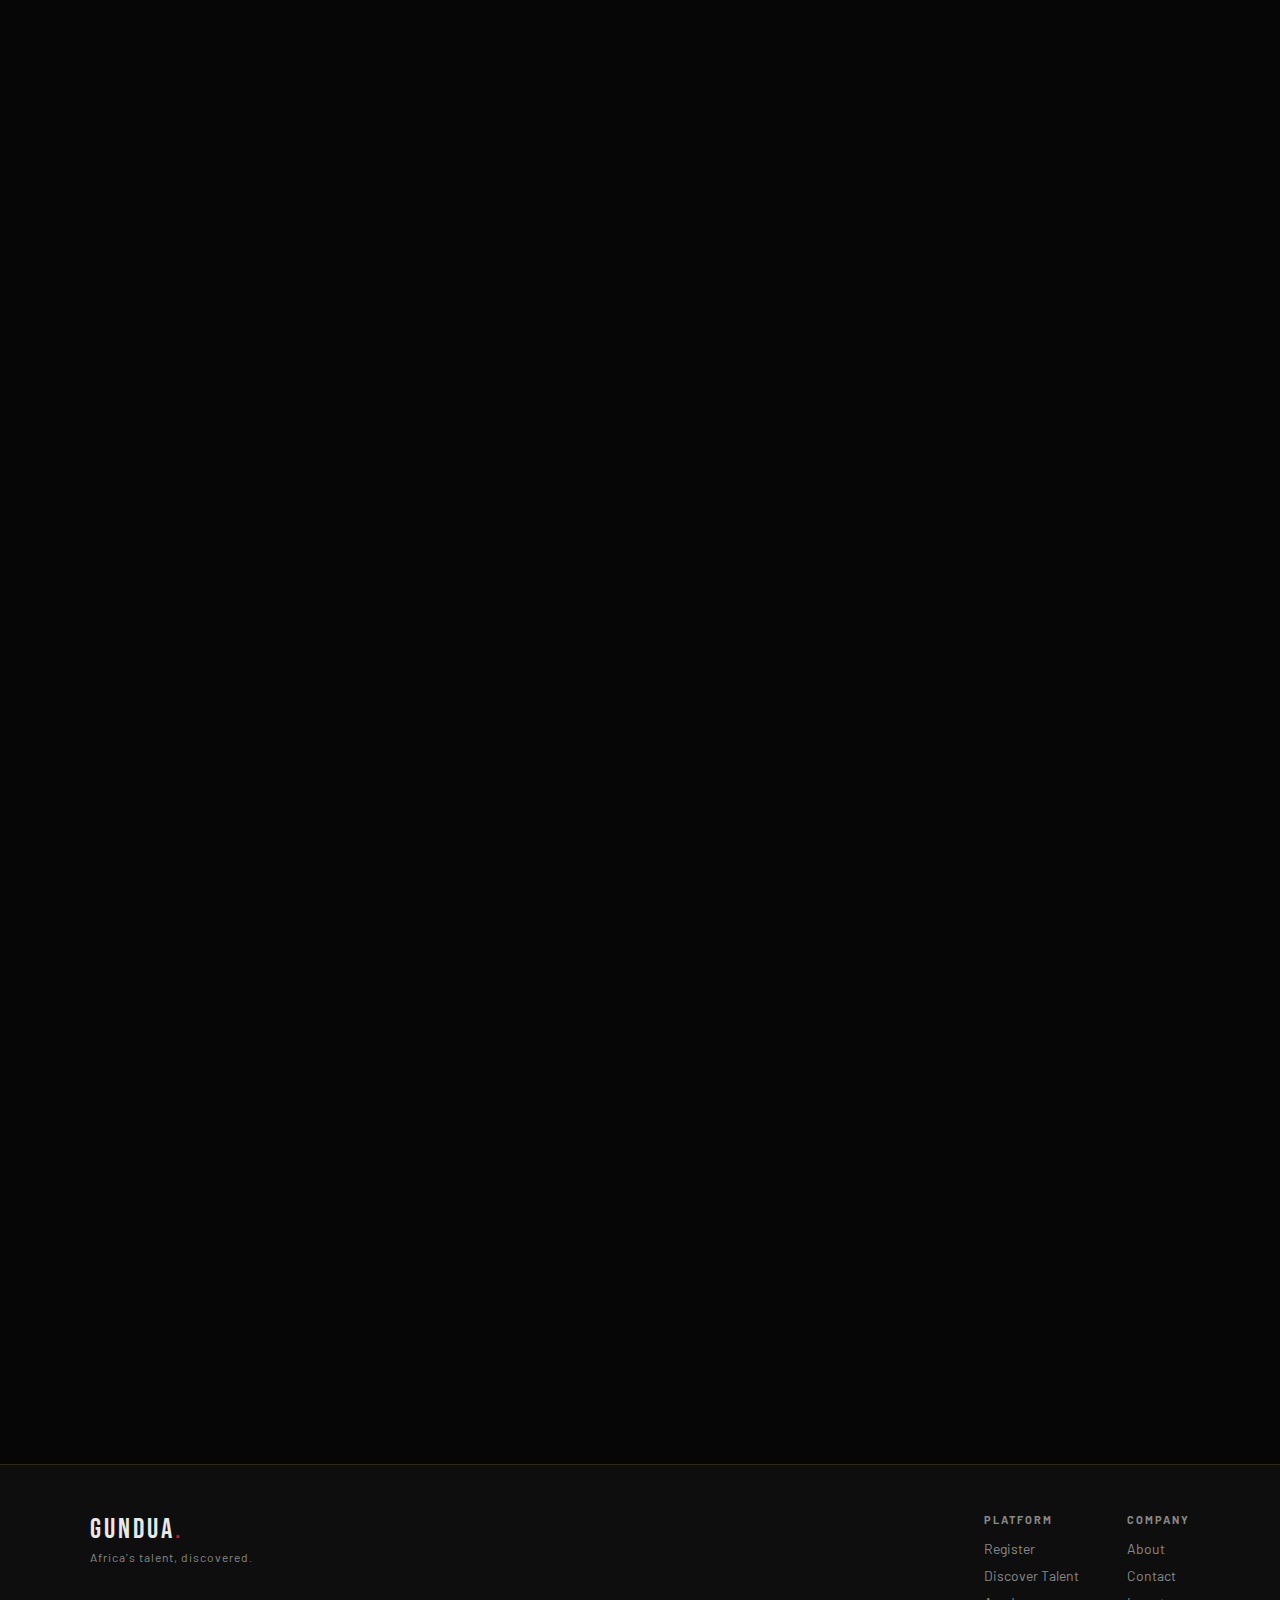
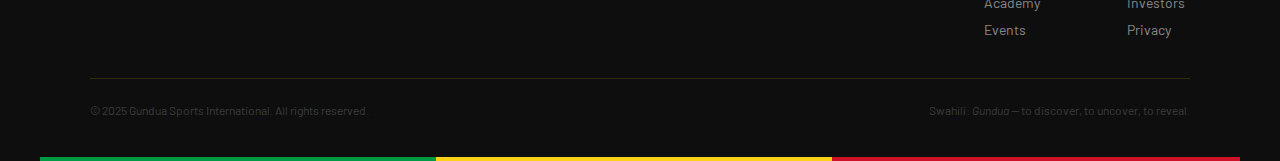
<file: about.html>
<!DOCTYPE html>
<html lang="en">
<head>
<meta charset="UTF-8">
<meta name="viewport" content="width=device-width, initial-scale=1.0">
<title>About — GUNDUA SPORTS</title>
<link rel="preconnect" href="https://fonts.googleapis.com">
<link href="https://fonts.googleapis.com/css2?family=Bebas+Neue&family=Barlow:wght@300;400;500;600;700&family=Barlow+Condensed:wght@400;600;700&display=swap" rel="stylesheet">
<link rel="icon" type="image/svg+xml" href="data:image/svg+xml,<svg xmlns='http://www.w3.org/2000/svg' viewBox='0 0 100 100'><rect width='100' height='100' fill='%23000'/><rect y='88' width='100' height='4' fill='%23009A44'/><rect y='94' width='100' height='3' fill='%23FCD116'/><rect y='97' width='100' height='3' fill='%23CE1126'/><text x='50' y='76' font-family='serif' font-weight='900' font-size='68' fill='%23FCD116' text-anchor='middle'>G</text></svg>">
<style>
  :root {
    --red: #CE1126;
    --gold: #FCD116;
    --green: #009A44;
    --black: #060606;
    --dark: #0e0e0e;
    --card: #111111;
    --border: rgba(252,209,22,0.15);
    --text: #e8e8e8;
    --muted: #888;
  }
  * { margin: 0; padding: 0; box-sizing: border-box; }
  html { scroll-behavior: smooth; }
  body { background: var(--black); color: var(--text); font-family: 'Barlow', sans-serif; }

  /* NAV */
  nav {
    position: fixed; top: 0; left: 0; right: 0; z-index: 100;
    display: flex; align-items: center; justify-content: space-between;
    padding: 0 40px; height: 64px;
    background: rgba(6,6,6,0.95); backdrop-filter: blur(12px);
    border-bottom: 1px solid var(--border);
  }
  .nav-logo { font-family: 'Bebas Neue', sans-serif; font-size: 24px; letter-spacing: 3px; color: var(--text); text-decoration: none; }
  .nav-logo span { color: var(--red); }
  .nav-links { display: flex; gap: 32px; align-items: center; }
  .nav-links a { color: var(--muted); text-decoration: none; font-size: 13px; font-weight: 600; letter-spacing: 1.5px; text-transform: uppercase; transition: color 0.2s; }
  .nav-links a:hover { color: var(--gold); }
  .nav-active { color: var(--gold) !important; }
  .nav-cta { background: var(--gold) !important; color: var(--black) !important; padding: 10px 22px; border-radius: 2px; font-weight: 700 !important; }
  .theme-toggle { width: 36px; height: 36px; background: rgba(255,255,255,0.06); border: 1px solid var(--border); border-radius: 50%; display: flex; align-items: center; justify-content: center; cursor: pointer; font-size: 15px; transition: all 0.2s; }
  .theme-toggle:hover { background: rgba(252,209,22,0.12); border-color: var(--gold); }
  .nav-hamburger { display: none; background: none; border: none; color: var(--text); font-size: 22px; cursor: pointer; padding: 4px 8px; }
  .mobile-nav { display: none; flex-direction: column; background: var(--dark); border-bottom: 1px solid var(--border); padding: 12px 24px 20px; }
  .mobile-nav a { color: var(--muted); text-decoration: none; font-size: 13px; font-weight: 600; letter-spacing: 1.5px; text-transform: uppercase; padding: 12px 0; border-bottom: 1px solid var(--border); }
  .mobile-nav.open { display: flex; }
  @media (max-width: 768px) { .nav-links { display: none; } .nav-hamburger { display: block; } }

  .pan-stripe { height: 6px; background: linear-gradient(to right, var(--green) 33%, var(--gold) 33% 66%, var(--red) 66%); margin-top: 64px; }

  /* PAGE HERO */
  .page-hero {
    padding: 80px 40px 60px;
    max-width: 900px;
    margin: 0 auto;
  }
  .page-label {
    display: inline-flex; align-items: center; gap: 10px;
    font-size: 11px; font-weight: 700; letter-spacing: 3px; text-transform: uppercase;
    color: var(--gold); margin-bottom: 20px;
  }
  .page-label::before { content: ''; width: 24px; height: 1px; background: var(--gold); }
  .page-title { font-family: 'Bebas Neue', sans-serif; font-size: clamp(48px, 8vw, 80px); letter-spacing: 2px; line-height: 1; margin-bottom: 24px; }
  .page-title span { color: var(--gold); }
  .page-intro { font-size: 18px; line-height: 1.8; color: var(--muted); max-width: 680px; }

  /* CONTENT */
  .section { padding: 60px 40px; max-width: 900px; margin: 0 auto; }
  .section + .section { border-top: 1px solid var(--border); }

  .section-label {
    font-size: 11px; font-weight: 700; letter-spacing: 3px; text-transform: uppercase;
    color: var(--gold); margin-bottom: 16px;
    display: flex; align-items: center; gap: 10px;
  }
  .section-label::before { content: ''; width: 24px; height: 1px; background: var(--gold); }

  h2 { font-family: 'Bebas Neue', sans-serif; font-size: clamp(32px, 5vw, 48px); letter-spacing: 2px; margin-bottom: 20px; }
  h2 .gold { color: var(--gold); }

  p { font-size: 16px; line-height: 1.9; color: var(--muted); margin-bottom: 16px; }
  p strong { color: var(--text); }

  .values-grid { display: grid; grid-template-columns: repeat(auto-fit, minmax(240px, 1fr)); gap: 20px; margin-top: 32px; }
  .value-card { background: var(--card); border: 1px solid var(--border); border-radius: 4px; padding: 28px; }
  .value-icon { font-size: 28px; margin-bottom: 12px; }
  .value-title { font-family: 'Bebas Neue', sans-serif; font-size: 20px; letter-spacing: 2px; color: var(--gold); margin-bottom: 8px; }
  .value-desc { font-size: 14px; color: var(--muted); line-height: 1.7; }

  .cred-list { list-style: none; margin-top: 24px; display: flex; flex-direction: column; gap: 16px; }
  .cred-list li { display: flex; gap: 16px; align-items: flex-start; padding: 20px; background: var(--card); border: 1px solid var(--border); border-radius: 4px; }
  .cred-dot { width: 8px; height: 8px; border-radius: 50%; background: var(--gold); margin-top: 6px; flex-shrink: 0; }
  .cred-text { font-size: 15px; color: var(--muted); line-height: 1.7; }
  .cred-text strong { color: var(--text); }

  .cta-bar { background: var(--card); border: 1px solid var(--border); border-radius: 4px; padding: 40px; text-align: center; margin: 60px 40px; max-width: 900px; margin-left: auto; margin-right: auto; }
  .cta-bar h3 { font-family: 'Bebas Neue', sans-serif; font-size: 36px; letter-spacing: 2px; margin-bottom: 12px; }
  .cta-bar p { margin-bottom: 24px; }
  .btn-primary { display: inline-block; background: var(--gold); color: var(--black); padding: 14px 32px; font-family: 'Barlow', sans-serif; font-size: 13px; font-weight: 700; letter-spacing: 2px; text-transform: uppercase; text-decoration: none; border-radius: 2px; transition: all 0.2s; }
  .btn-primary:hover { background: #fff; }
  .btn-secondary { display: inline-block; border: 1px solid rgba(255,255,255,0.2); color: var(--text); padding: 14px 32px; font-family: 'Barlow', sans-serif; font-size: 13px; font-weight: 700; letter-spacing: 2px; text-transform: uppercase; text-decoration: none; border-radius: 2px; transition: all 0.2s; margin-left: 12px; }
  .btn-secondary:hover { border-color: var(--gold); color: var(--gold); }

  /* FOOTER */
  footer { background: var(--dark); border-top: 1px solid var(--border); padding: 48px 40px 0; }
  .footer-inner { max-width: 1100px; margin: 0 auto; }
  .footer-top { display: flex; justify-content: space-between; flex-wrap: wrap; gap: 40px; padding-bottom: 40px; }
  .footer-logo { font-family: 'Bebas Neue', sans-serif; font-size: 28px; letter-spacing: 3px; }
  .footer-logo span { color: var(--red); }
  .footer-tagline { font-size: 12px; color: var(--muted); letter-spacing: 1px; margin-top: 4px; }
  .footer-links { display: flex; gap: 48px; flex-wrap: wrap; }
  .footer-col { display: flex; flex-direction: column; gap: 10px; }
  .footer-col h4 { font-size: 11px; font-weight: 700; letter-spacing: 2px; text-transform: uppercase; color: var(--muted); margin-bottom: 4px; }
  .footer-col a { font-size: 14px; color: var(--muted); text-decoration: none; transition: color 0.2s; }
  .footer-col a:hover { color: var(--gold); }
  .footer-bottom { border-top: 1px solid var(--border); padding: 20px 0; display: flex; justify-content: space-between; flex-wrap: wrap; gap: 8px; }
  .footer-bottom p { font-size: 12px; color: rgba(255,255,255,0.2); }
  .footer-stripe { height: 4px; background: linear-gradient(to right, var(--green) 33%, var(--gold) 33% 66%, var(--red) 66%); }

  /* LIGHT MODE */
  body.light { --black: #f4f1eb; --dark: #eae7e0; --card: #fff; --border: rgba(0,0,0,0.1); --text: #111; --muted: #555; }
  body.light nav { background: rgba(244,241,235,0.96); border-bottom-color: rgba(0,0,0,0.08); }
  body.light .nav-links a { color: #555; }
  body.light footer { background: #e4e1da; border-top-color: rgba(0,0,0,0.08); }

  .reveal { opacity: 0; transform: translateY(24px); transition: opacity 0.6s ease, transform 0.6s ease; }
  .reveal.visible { opacity: 1; transform: translateY(0); }
</style>
</head>
<body>

<nav>
  <a href="/" class="nav-logo">GUNDUA<span>.</span></a>
  <div class="nav-links">
    <a href="/">Home</a>
    <a href="about.html" class="nav-active">About</a>
    <a href="events.html">Events</a>
    <a href="academy.html">Academy</a>
    <a href="contact.html">Contact</a>
    <button class="theme-toggle" onclick="toggleTheme()" id="themeBtn">☀️</button>
    <a href="join.html" class="nav-cta">Get Discovered</a>
  </div>
  <button class="nav-hamburger" onclick="toggleMobileNav()">☰</button>
</nav>
<div class="mobile-nav" id="mobileNav">
  <a href="/" onclick="toggleMobileNav()">Home</a>
  <a href="about.html" onclick="toggleMobileNav()">About</a>
  <a href="events.html" onclick="toggleMobileNav()">Events</a>
  <a href="academy.html" onclick="toggleMobileNav()">Academy</a>
  <a href="contact.html" onclick="toggleMobileNav()">Contact</a>
  <a href="join.html" class="nav-cta" style="text-align:center; margin-top:8px;" onclick="toggleMobileNav()">Get Discovered</a>
</div>

<div class="pan-stripe"></div>

<div class="page-hero reveal">
  <div class="page-label">Our Story</div>
  <h1 class="page-title">BUILT TO <span>CHANGE</span><br>THE GAME</h1>
  <p class="page-intro">Africa produces some of the world's most extraordinary athletic talent. The continent has always had greatness. What it lacked was the infrastructure to surface it. Gundua Sports was built to be that infrastructure.</p>
</div>

<div class="section reveal">
  <div class="section-label">The Problem</div>
  <h2>TALENT <span class="gold">HIDDEN</span> IN PLAIN SIGHT</h2>
  <p>Every year, thousands of elite-level athletes across 54 African nations go undiscovered — not because they lack ability, but because the systems designed to find talent were never built with Africa in mind.</p>
  <p>Scouts rely on informal networks. Athletes rely on expensive agents. Clubs rely on word-of-mouth. The result is a continent of extraordinary talent with no reliable pipeline to the world stage.</p>
  <p><strong>Gundua Sports is the pipeline.</strong></p>
</div>

<div class="section reveal">
  <div class="section-label">Our Mission</div>
  <h2>DISCOVER. <span class="gold">DEVELOP.</span> DEPLOY.</h2>
  <p>We are building the continent's first pan-African talent discovery platform — a verified, data-rich network connecting athletes, scouts, coaches, clubs, and academies across all 54 nations.</p>
  <p>No gatekeepers. No pay-to-play. No middlemen extracting value from athletes who can least afford it. <strong>Just talent and opportunity, connected at scale.</strong></p>
</div>

<div class="section reveal">
  <div class="section-label">Our Values</div>
  <h2>WHAT WE <span class="gold">STAND FOR</span></h2>
  <div class="values-grid">
    <div class="value-card">
      <div class="value-icon">🌍</div>
      <div class="value-title">Pan-African</div>
      <div class="value-desc">Built for all 54 nations. Not just the major markets — every region, every sport, every athlete.</div>
    </div>
    <div class="value-card">
      <div class="value-icon">🔓</div>
      <div class="value-title">Zero Gatekeeping</div>
      <div class="value-desc">Athletes register free. Scouts access free. The platform earns trust before it earns revenue.</div>
    </div>
    <div class="value-card">
      <div class="value-icon">✅</div>
      <div class="value-title">Verified</div>
      <div class="value-desc">Every scout, agent, and partner on our platform is verified. No fake profiles, no bad actors.</div>
    </div>
    <div class="value-card">
      <div class="value-icon">📈</div>
      <div class="value-title">Data-Driven</div>
      <div class="value-desc">Decisions made with real performance data — not connections, not reputation, not luck.</div>
    </div>
  </div>
</div>

<div class="section reveal">
  <div class="section-label">Credentials</div>
  <h2>BUILT ON <span class="gold">REAL</span> FOUNDATIONS</h2>
  <ul class="cred-list">
    <li>
      <div class="cred-dot"></div>
      <div class="cred-text"><strong>FIFA Licensed Founder</strong> — The platform is led by a FIFA-licensed professional with a verified track record in international football.</div>
    </li>
    <li>
      <div class="cred-dot"></div>
      <div class="cred-text"><strong>Masters in Entrepreneurship</strong> — Accepted onto a Masters programme with Gundua Sports submitted as the founding proof of work. The platform was the application. The platform was accepted.</div>
    </li>
    <li>
      <div class="cred-dot"></div>
      <div class="cred-text"><strong>A.F.C.A.S. Partnership</strong> — Verbal partnership confirmed with the Association of Football Club Academies & Scouts (UK) — former West Ham, Grimsby, and Leyton Orient Chief Scout, and AFCON 2022 Malawi National Team Chief Scout.</div>
    </li>
    <li>
      <div class="cred-dot"></div>
      <div class="cred-text"><strong>Live Platform</strong> — Full-stack talent discovery platform built and deployed to production standard — athlete registration, scout discovery, events, academy preview, and investor hub. Zero external funding.</div>
    </li>
  </ul>
</div>

<div class="cta-bar reveal">
  <h3>READY TO BE <span style="color:var(--gold)">PART OF THIS?</span></h3>
  <p>Whether you're an athlete, a scout, or an investor — there's a place for you in what we're building.</p>
  <a href="join.html" class="btn-primary">Get Discovered ↗</a>
  <a href="contact.html" class="btn-secondary">Get In Touch</a>
</div>

<footer>
  <div class="footer-inner">
    <div class="footer-top">
      <div>
        <div class="footer-logo">GUNDUA<span>.</span></div>
        <div class="footer-tagline">Africa's talent, discovered.</div>
      </div>
      <div class="footer-links">
        <div class="footer-col">
          <h4>Platform</h4>
          <a href="join.html">Register</a>
          <a href="discover.html">Discover Talent</a>
          <a href="academy.html">Academy</a>
          <a href="events.html">Events</a>
        </div>
        <div class="footer-col">
          <h4>Company</h4>
          <a href="about.html">About</a>
          <a href="contact.html">Contact</a>
          <a href="https://investors.gunduasports.com">Investors</a>
          <a href="#">Privacy</a>
        </div>
      </div>
    </div>
    <div class="footer-bottom">
      <p>© 2025 Gundua Sports International. All rights reserved.</p>
      <p>Swahili: <em>Gundua</em> — to discover, to uncover, to reveal.</p>
    </div>
  </div>
  <div class="footer-stripe"></div>
</footer>

<script>
  function toggleTheme() {
    const body = document.body;
    const btn = document.getElementById('themeBtn');
    body.classList.toggle('light');
    btn.textContent = body.classList.contains('light') ? '🌙' : '☀️';
    localStorage.setItem('gundua-theme', body.classList.contains('light') ? 'light' : 'dark');
  }
  (function() {
    if (localStorage.getItem('gundua-theme') === 'light') {
      document.body.classList.add('light');
      document.getElementById('themeBtn').textContent = '🌙';
    }
  })();
  function toggleMobileNav() { document.getElementById('mobileNav').classList.toggle('open'); }
  const reveals = document.querySelectorAll('.reveal');
  const observer = new IntersectionObserver((entries) => {
    entries.forEach((entry, i) => {
      if (entry.isIntersecting) { setTimeout(() => entry.target.classList.add('visible'), i * 80); observer.unobserve(entry.target); }
    });
  }, { threshold: 0.1 });
  reveals.forEach(el => observer.observe(el));
</script>
</body>
</html>
</file>
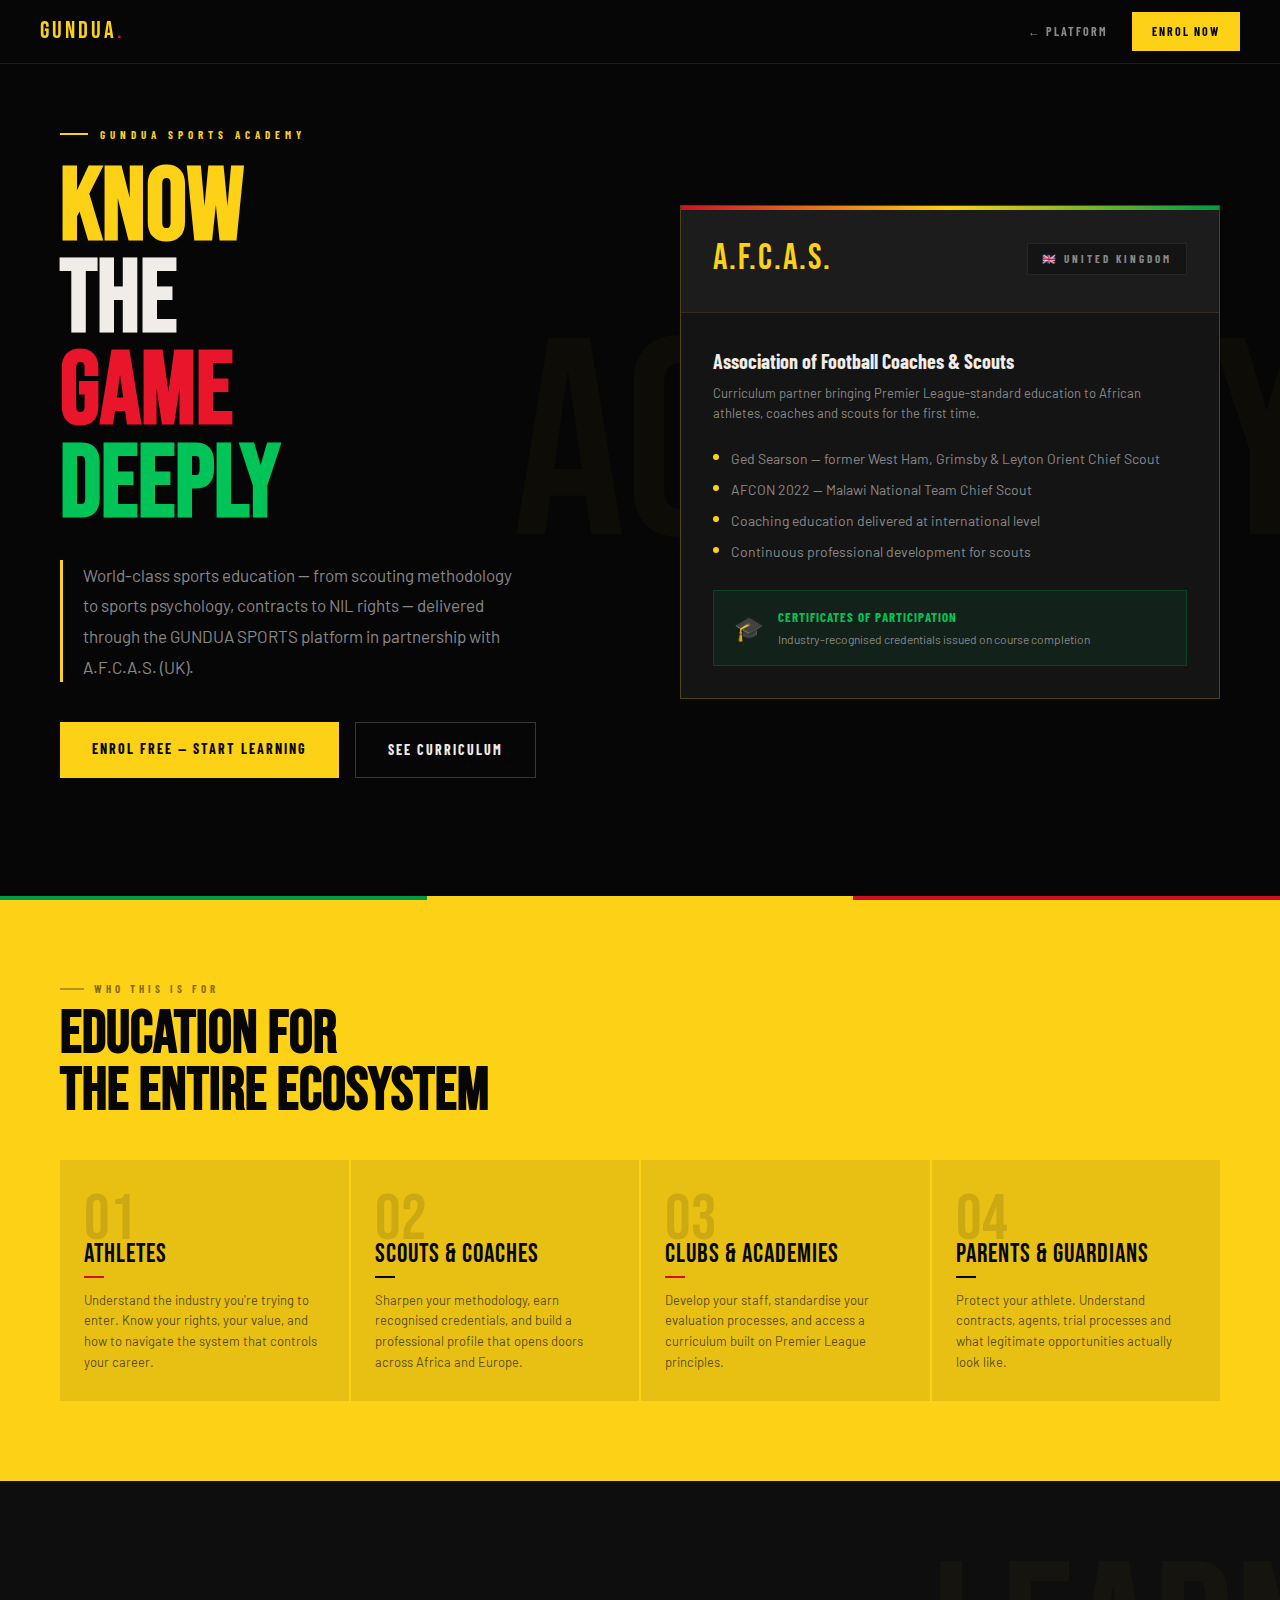
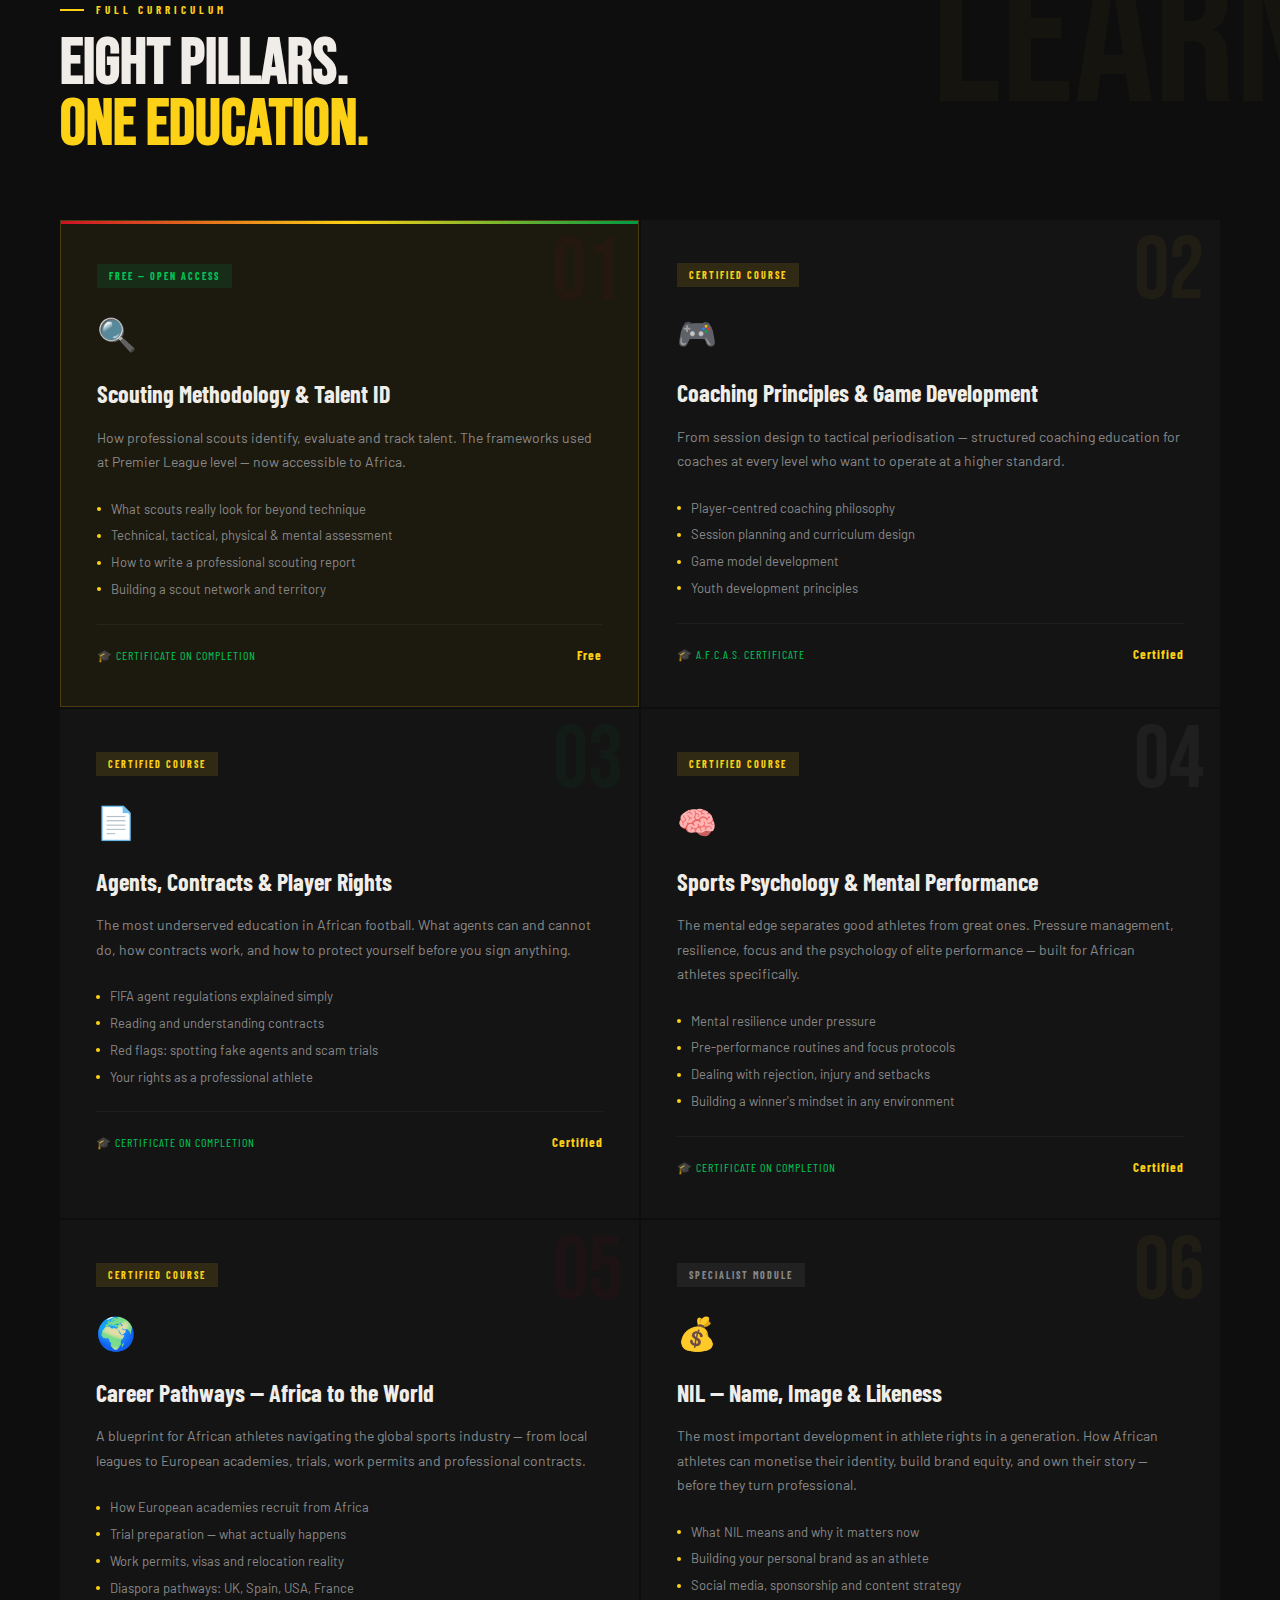
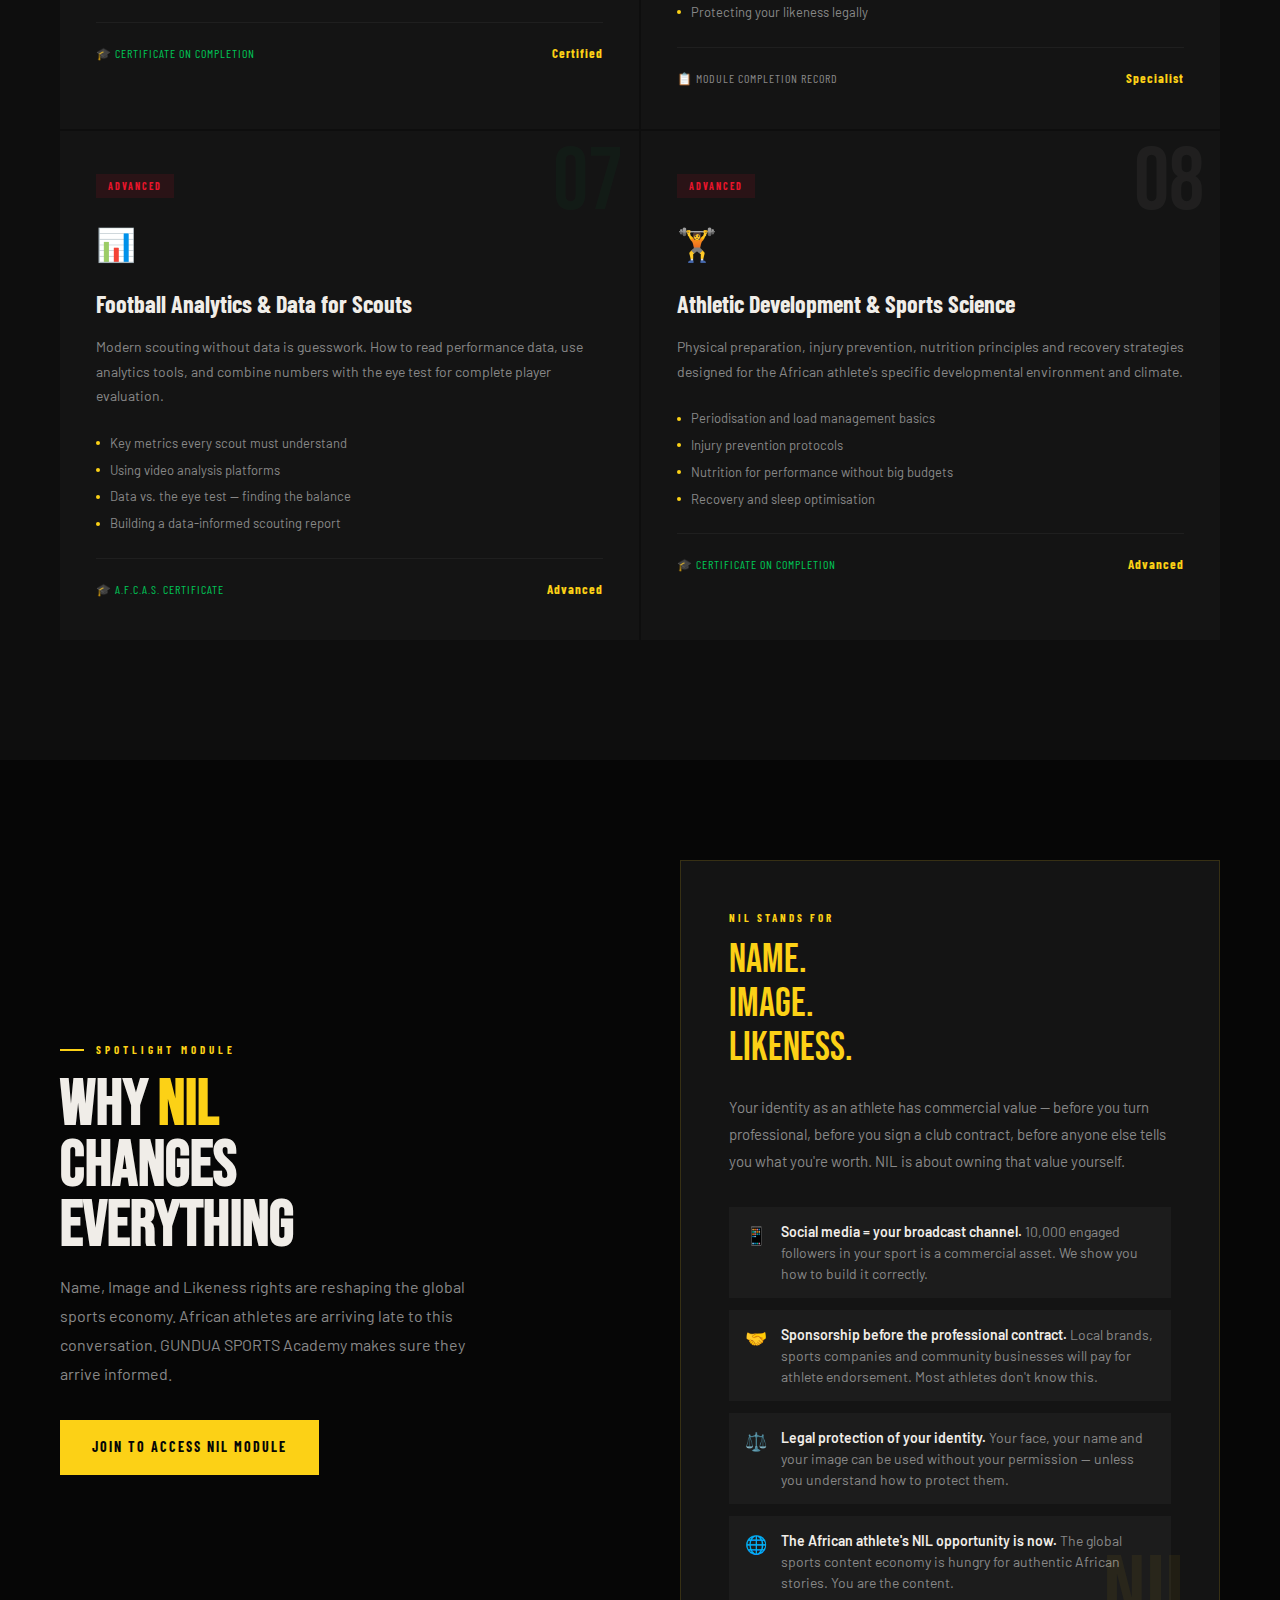
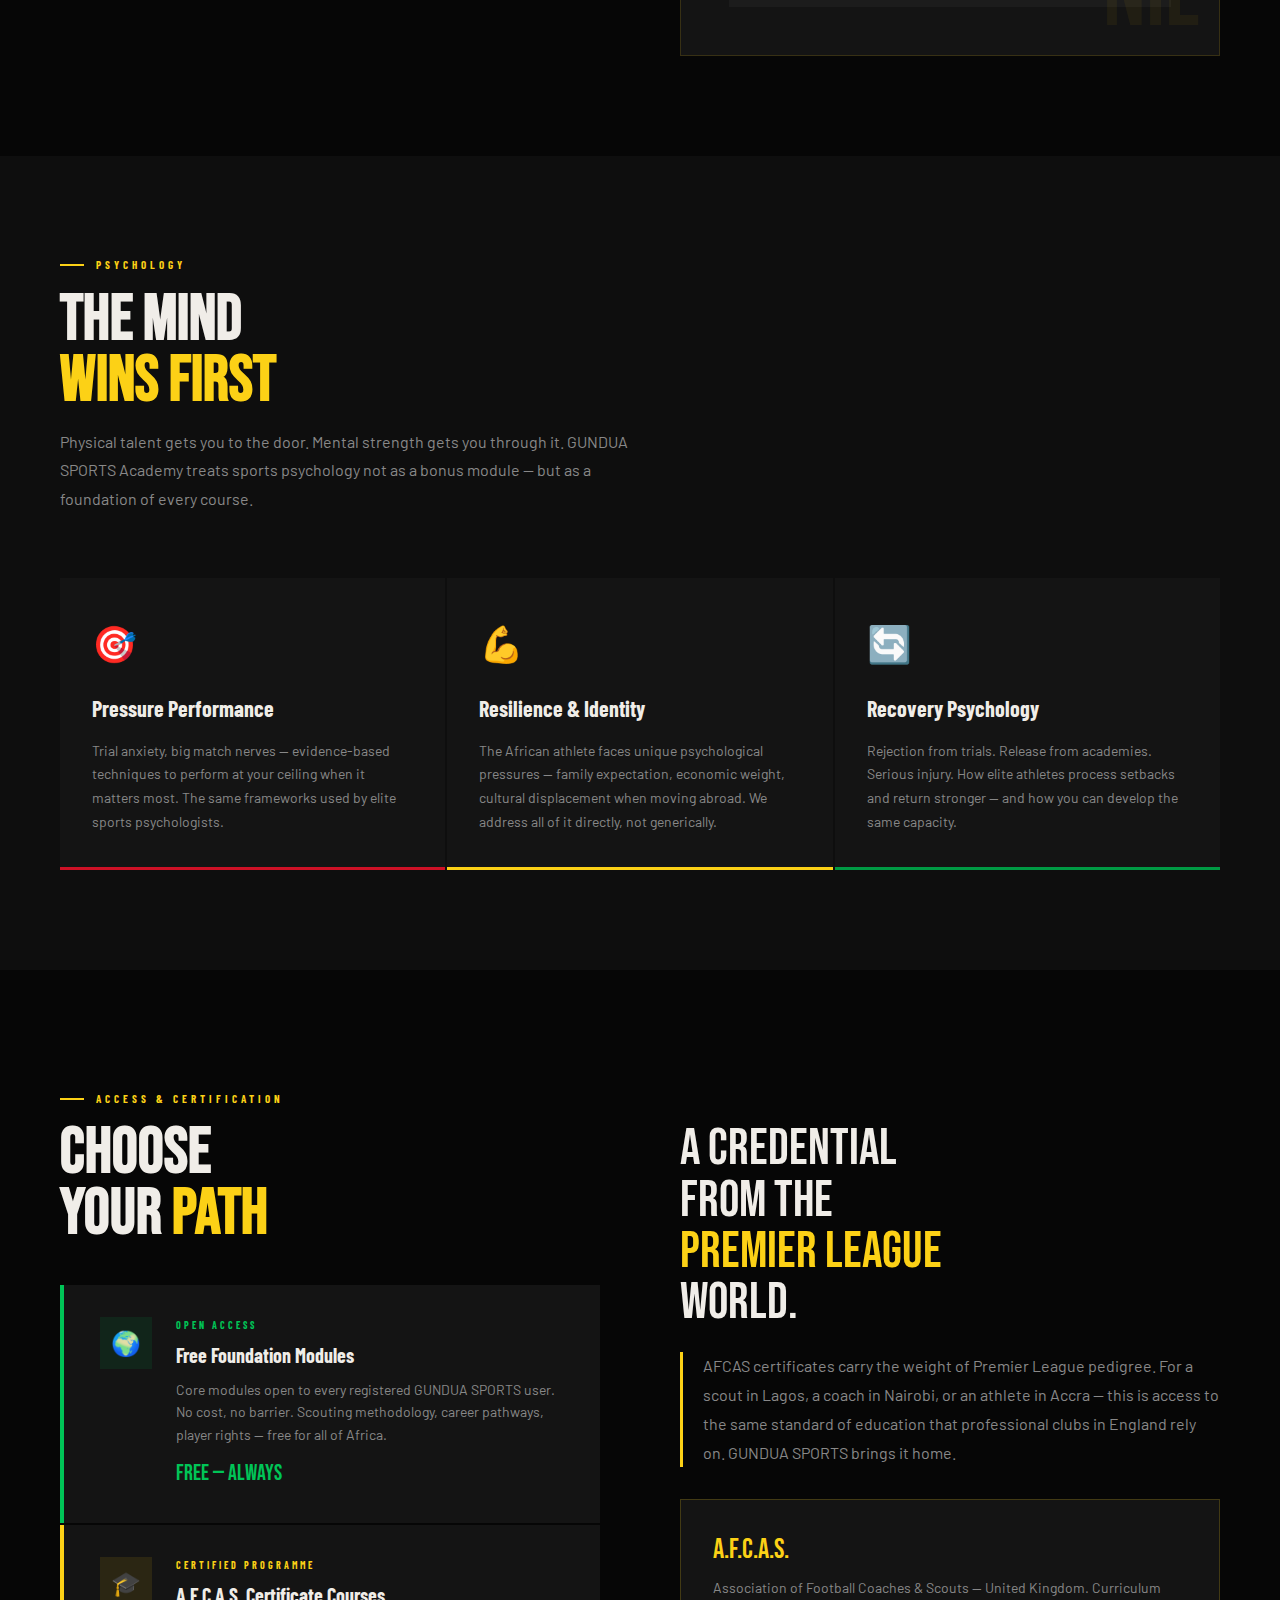
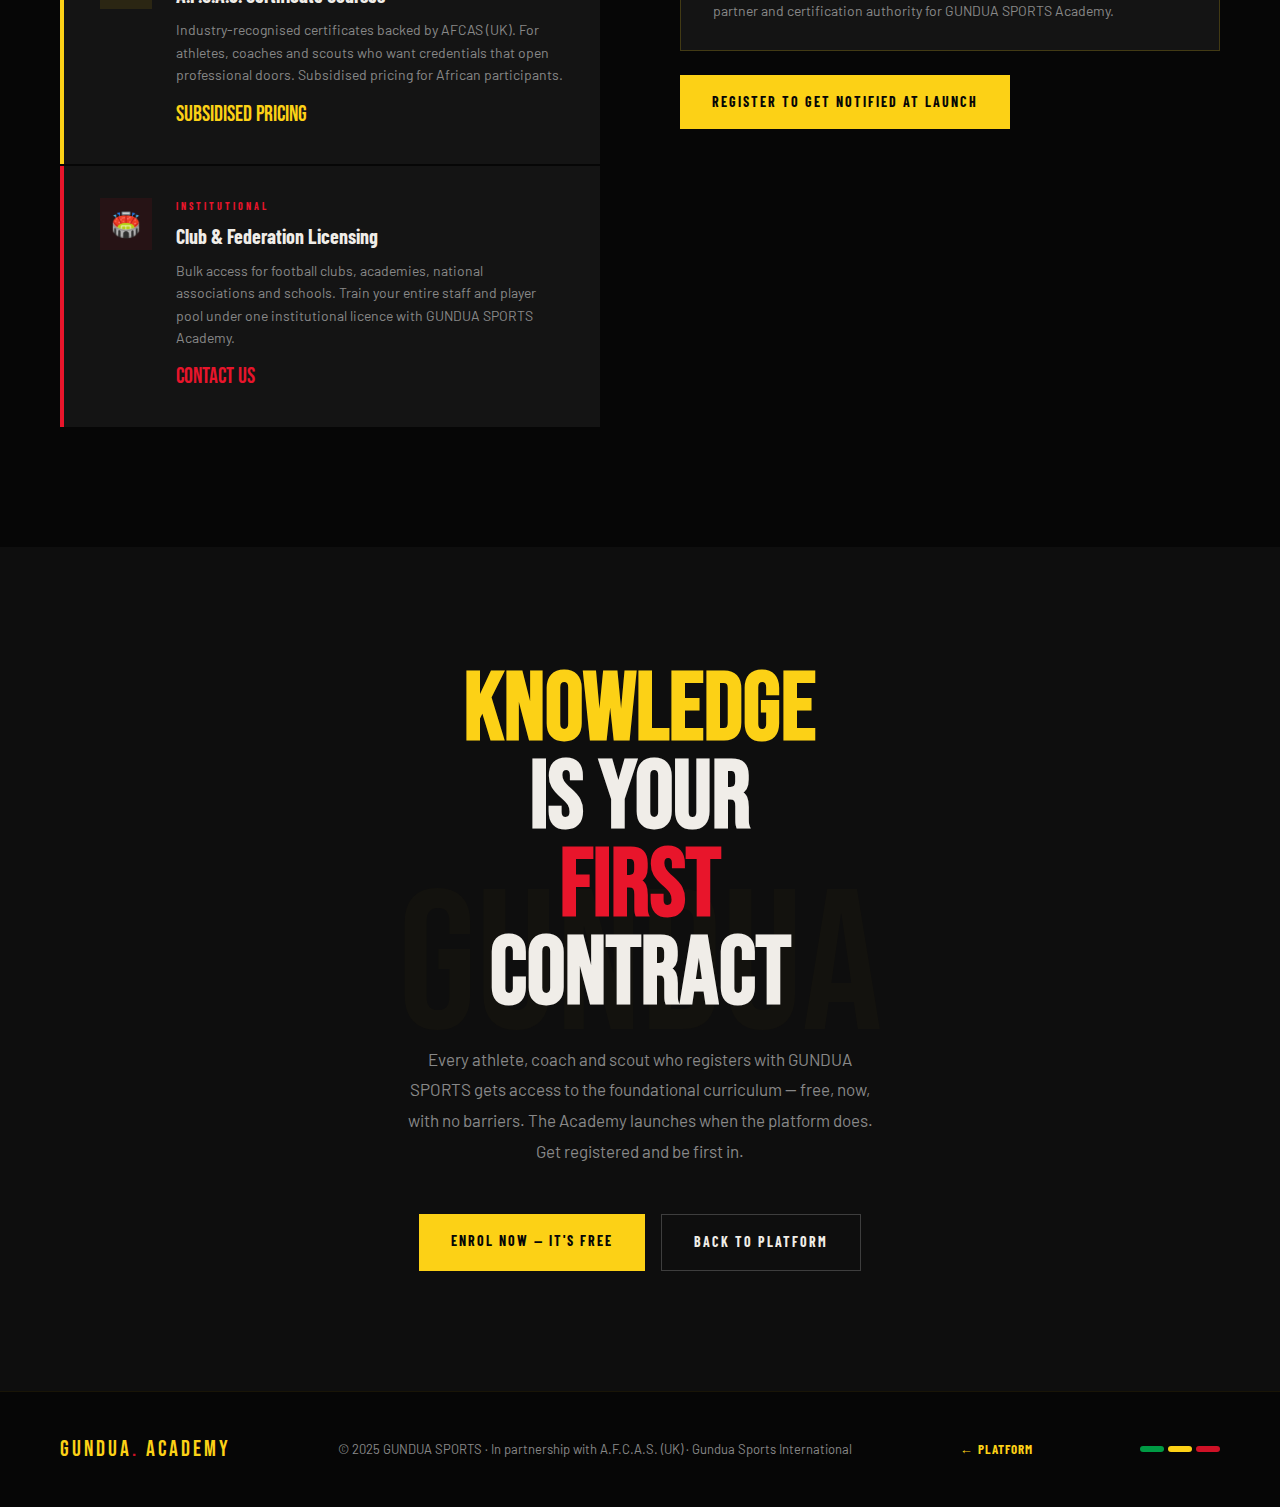
<file: academy.html>
<!DOCTYPE html>
<html lang="en">
<head>
<meta charset="UTF-8"/>
<meta name="viewport" content="width=device-width, initial-scale=1.0"/>
<title>GUNDUA SPORTS Academy — Powered by A.F.C.A.S.</title>
<link rel="icon" type="image/svg+xml" href="data:image/svg+xml,<svg xmlns='http://www.w3.org/2000/svg' viewBox='0 0 100 100'><rect width='100' height='100' fill='%23000'/><rect y='88' width='100' height='4' fill='%23009A44'/><rect y='94' width='100' height='3' fill='%23FCD116'/><rect y='97' width='100' height='3' fill='%23CE1126'/><text x='50' y='76' font-family='serif' font-weight='900' font-size='68' fill='%23FCD116' text-anchor='middle'>G</text></svg>">
<link rel="preconnect" href="https://fonts.googleapis.com"/>
<link rel="preconnect" href="https://fonts.gstatic.com" crossorigin/>
<link href="https://fonts.googleapis.com/css2?family=Bebas+Neue&family=Barlow:wght@300;400;600;700&family=Barlow+Condensed:wght@400;500;700&display=swap" rel="stylesheet"/>
<style>
:root {
  --gold: #FCD116; --gold-light: #ffe566; --gold-dim: #b89a10;
  --red: #CE1126; --red-bright: #e8152b;
  --green: #009A44; --green-bright: #00c457;
  --black: #060606; --black-2: #0e0e0e; --black-3: #141414; --black-4: #1c1c1c;
  --white: #f0ede8; --white-dim: #888;
  --font-display: 'Bebas Neue', sans-serif;
  --font-condensed: 'Barlow Condensed', sans-serif;
  --font-body: 'Barlow', sans-serif;
}
*, *::before, *::after { box-sizing: border-box; margin: 0; padding: 0; }
html { scroll-behavior: smooth; }
body { background: var(--black); color: var(--white); font-family: var(--font-body); font-size: 16px; line-height: 1.6; overflow-x: hidden; }
nav { position: fixed; top: 0; left: 0; right: 0; z-index: 100; display: flex; align-items: center; justify-content: space-between; padding: 0 40px; height: 64px; background: rgba(6,6,6,0.96); backdrop-filter: blur(16px); border-bottom: 1px solid rgba(252,209,22,0.12); }
.nav-logo { font-family: var(--font-display); font-size: 24px; letter-spacing: 3px; color: var(--gold); text-decoration: none; }
.nav-logo span { color: var(--red); }
.nav-right { display: flex; align-items: center; gap: 24px; }
.nav-back { font-family: var(--font-condensed); font-size: 12px; font-weight: 700; letter-spacing: 2px; text-transform: uppercase; color: var(--white-dim); text-decoration: none; transition: color 0.2s; }
.nav-back:hover { color: var(--gold); }
.nav-cta { background: var(--gold); color: var(--black); font-family: var(--font-condensed); font-size: 12px; font-weight: 700; letter-spacing: 2px; text-transform: uppercase; padding: 10px 20px; text-decoration: none; transition: background 0.2s; }
.nav-cta:hover { background: var(--gold-light); }
.academy-hero { min-height: 100vh; padding-top: 64px; display: flex; flex-direction: column; justify-content: center; position: relative; overflow: hidden; padding-left: 60px; padding-right: 60px; padding-bottom: 60px; }
.hero-bg-text { position: absolute; right: -40px; top: 50%; transform: translateY(-50%); font-family: var(--font-display); font-size: 280px; color: rgba(252,209,22,0.03); line-height: 1; pointer-events: none; white-space: nowrap; }
.academy-hero-inner { position: relative; z-index: 2; display: grid; grid-template-columns: 1fr 1fr; gap: 80px; align-items: center; }
.hero-eyebrow { font-family: var(--font-condensed); font-size: 11px; font-weight: 700; letter-spacing: 5px; text-transform: uppercase; color: var(--gold); margin-bottom: 20px; display: flex; align-items: center; gap: 12px; }
.hero-eyebrow::before { content: ''; display: block; width: 28px; height: 2px; background: var(--gold); }
.hero-title { font-family: var(--font-display); font-size: clamp(60px,8vw,108px); line-height: 0.9; margin-bottom: 28px; }
.hero-title .t-gold { color: var(--gold); }
.hero-title .t-red { color: var(--red-bright); }
.hero-title .t-green { color: var(--green-bright); }
.hero-sub { font-size: 17px; color: var(--white-dim); line-height: 1.8; max-width: 460px; margin-bottom: 40px; border-left: 3px solid var(--gold); padding-left: 20px; }
.hero-actions { display: flex; gap: 16px; flex-wrap: wrap; }
.btn-primary { background: var(--gold); color: var(--black); font-family: var(--font-condensed); font-size: 14px; font-weight: 700; letter-spacing: 2px; text-transform: uppercase; padding: 16px 32px; border: none; cursor: pointer; text-decoration: none; display: inline-block; transition: all 0.2s; }
.btn-primary:hover { background: var(--gold-light); transform: translateY(-2px); }
.btn-outline { background: transparent; color: var(--white); font-family: var(--font-condensed); font-size: 14px; font-weight: 700; letter-spacing: 2px; text-transform: uppercase; padding: 16px 32px; border: 1px solid rgba(255,255,255,0.2); cursor: pointer; text-decoration: none; display: inline-block; transition: all 0.2s; }
.btn-outline:hover { border-color: var(--gold); color: var(--gold); }
.afcas-card { background: var(--black-3); border: 1px solid rgba(252,209,22,0.25); position: relative; overflow: hidden; }
.afcas-card::before { content: ''; position: absolute; top: 0; left: 0; right: 0; height: 4px; background: linear-gradient(90deg, var(--red), var(--gold), var(--green)); }
.afcas-card-header { background: var(--black-4); padding: 24px 32px; border-bottom: 1px solid rgba(252,209,22,0.1); display: flex; align-items: center; justify-content: space-between; }
.afcas-logo-text { font-family: var(--font-display); font-size: 36px; color: var(--gold); letter-spacing: 2px; }
.afcas-flag { font-family: var(--font-condensed); font-size: 11px; font-weight: 700; letter-spacing: 3px; text-transform: uppercase; color: var(--white-dim); background: var(--black-3); padding: 6px 14px; border: 1px solid rgba(255,255,255,0.08); }
.afcas-card-body { padding: 32px; }
.afcas-card-title { font-family: var(--font-condensed); font-size: 20px; font-weight: 700; color: var(--white); margin-bottom: 6px; }
.afcas-card-sub { font-size: 13px; color: var(--white-dim); margin-bottom: 24px; line-height: 1.6; }
.afcas-credentials { display: flex; flex-direction: column; gap: 10px; margin-bottom: 28px; }
.afcas-cred { display: flex; align-items: flex-start; gap: 12px; font-size: 14px; color: var(--white-dim); line-height: 1.5; }
.afcas-cred-dot { width: 6px; height: 6px; border-radius: 50%; background: var(--gold); flex-shrink: 0; margin-top: 6px; }
.afcas-cert-badge { background: rgba(0,196,87,0.08); border: 1px solid rgba(0,196,87,0.2); padding: 16px 20px; display: flex; align-items: center; gap: 14px; }
.afcas-cert-icon { font-size: 24px; flex-shrink: 0; }
.afcas-cert-label { font-family: var(--font-condensed); font-size: 13px; font-weight: 700; color: var(--green-bright); letter-spacing: 1px; text-transform: uppercase; }
.afcas-cert-desc { font-size: 12px; color: var(--white-dim); margin-top: 2px; }
.hero-stripe { position: absolute; bottom: 0; left: 0; right: 0; height: 4px; display: flex; }
.hero-stripe span { flex: 1; }
.hero-stripe span:nth-child(1) { background: var(--green); }
.hero-stripe span:nth-child(2) { background: var(--gold); }
.hero-stripe span:nth-child(3) { background: var(--red); }
.section-label { font-family: var(--font-condensed); font-size: 11px; font-weight: 700; letter-spacing: 4px; text-transform: uppercase; color: var(--gold); margin-bottom: 16px; display: flex; align-items: center; gap: 12px; }
.section-label::before { content: ''; display: block; width: 24px; height: 2px; background: var(--gold); }
.section-title { font-family: var(--font-display); font-size: clamp(40px,5vw,68px); line-height: 0.95; margin-bottom: 16px; }
.section-title em { font-style: normal; color: var(--gold); }
.for-section { padding: 80px 60px; background: var(--gold); }
.for-grid { display: grid; grid-template-columns: repeat(4,1fr); gap: 2px; margin-top: 40px; }
.for-card { background: rgba(6,6,6,0.08); padding: 28px 24px; transition: background 0.2s; overflow: hidden; }
.for-card:hover { background: rgba(6,6,6,0.14); }
.for-num { font-family: var(--font-display); font-size: 64px; line-height: 1; color: rgba(6,6,6,0.12); margin-bottom: -10px; }
.for-accent { width: 20px; height: 2px; margin-bottom: 12px; }
.for-title { font-family: var(--font-display); font-size: 26px; letter-spacing: 1px; color: var(--black); margin-bottom: 8px; line-height: 1; }
.for-desc { font-size: 13px; color: rgba(6,6,6,0.65); line-height: 1.6; }
.curriculum-section { padding: 120px 60px; background: var(--black-2); position: relative; overflow: hidden; }
.curriculum-section::before { content: 'LEARN'; position: absolute; right: -40px; top: 60px; font-family: var(--font-display); font-size: 200px; color: rgba(252,209,22,0.03); pointer-events: none; line-height: 1; }
.curriculum-grid { display: grid; grid-template-columns: 1fr 1fr; gap: 2px; margin-top: 64px; }
.course-card { background: var(--black-3); padding: 40px 36px; position: relative; overflow: hidden; transition: background 0.3s; cursor: default; }
.course-card:hover { background: var(--black-4); }
.course-num { font-family: var(--font-display); font-size: 88px; position: absolute; right: 16px; top: 8px; line-height: 1; opacity: 0.05; }
.course-card:nth-child(1) .course-num{color:var(--red);}.course-card:nth-child(2) .course-num{color:var(--gold);}.course-card:nth-child(3) .course-num{color:var(--green);}.course-card:nth-child(4) .course-num{color:var(--white);}.course-card:nth-child(5) .course-num{color:var(--red);}.course-card:nth-child(6) .course-num{color:var(--gold);}.course-card:nth-child(7) .course-num{color:var(--green);}.course-card:nth-child(8) .course-num{color:var(--white);}
.course-tag { font-family: var(--font-condensed); font-size: 10px; font-weight: 700; letter-spacing: 2px; text-transform: uppercase; padding: 4px 12px; display: inline-block; margin-bottom: 20px; }
.tag-free{background:rgba(0,196,87,0.12);color:var(--green-bright);}.tag-cert{background:rgba(252,209,22,0.12);color:var(--gold);}.tag-premium{background:rgba(206,17,38,0.12);color:var(--red-bright);}.tag-nil{background:rgba(255,255,255,0.06);color:var(--white-dim);}
.course-icon { font-size: 32px; margin-bottom: 16px; display: block; }
.course-title { font-family: var(--font-condensed); font-size: 24px; font-weight: 700; color: var(--white); margin-bottom: 12px; position: relative; z-index: 1; }
.course-desc { font-size: 14px; color: var(--white-dim); line-height: 1.75; margin-bottom: 24px; position: relative; z-index: 1; }
.course-modules { display: flex; flex-direction: column; gap: 6px; margin-bottom: 24px; position: relative; z-index: 1; }
.course-module { display: flex; align-items: center; gap: 10px; font-size: 13px; color: var(--white-dim); }
.course-module::before { content: ''; display: block; width: 4px; height: 4px; border-radius: 50%; background: var(--gold); flex-shrink: 0; }
.course-footer { display: flex; align-items: center; justify-content: space-between; padding-top: 20px; border-top: 1px solid rgba(255,255,255,0.05); position: relative; z-index: 1; }
.course-cert { font-family: var(--font-condensed); font-size: 12px; letter-spacing: 1px; text-transform: uppercase; color: var(--white-dim); display: flex; align-items: center; gap: 6px; }
.course-cert.has-cert { color: var(--green-bright); }
.course-access { font-family: var(--font-condensed); font-size: 13px; font-weight: 700; color: var(--gold); letter-spacing: 1px; }
.course-card.featured { background: rgba(252,209,22,0.06); border: 1px solid rgba(252,209,22,0.2); }
.course-card.featured::before { content: ''; position: absolute; top: 0; left: 0; right: 0; height: 3px; background: linear-gradient(90deg, var(--red), var(--gold), var(--green)); }
.nil-section { padding: 100px 60px; background: var(--black); display: grid; grid-template-columns: 1fr 1fr; gap: 80px; align-items: center; }
.nil-right { background: var(--black-3); border: 1px solid rgba(252,209,22,0.15); padding: 48px; position: relative; }
.nil-right::before { content: 'NIL'; position: absolute; right: 20px; bottom: 10px; font-family: var(--font-display); font-size: 100px; color: rgba(252,209,22,0.06); line-height: 1; }
.nil-definition { font-family: var(--font-condensed); font-size: 11px; font-weight: 700; letter-spacing: 3px; text-transform: uppercase; color: var(--gold); margin-bottom: 12px; }
.nil-expand { font-family: var(--font-display); font-size: 40px; color: var(--white); line-height: 1.1; margin-bottom: 24px; }
.nil-expand em { font-style: normal; color: var(--gold); }
.nil-desc { font-size: 15px; color: var(--white-dim); line-height: 1.8; margin-bottom: 32px; }
.nil-points { display: flex; flex-direction: column; gap: 12px; }
.nil-point { display: flex; gap: 14px; align-items: flex-start; padding: 14px 16px; background: var(--black-4); }
.nil-point-icon { font-size: 18px; flex-shrink: 0; }
.nil-point-text { font-size: 14px; color: var(--white-dim); line-height: 1.5; }
.nil-point-text strong { color: var(--white); font-weight: 600; }
.psych-section { padding: 100px 60px; background: var(--black-2); }
.psych-grid { display: grid; grid-template-columns: repeat(3,1fr); gap: 2px; margin-top: 64px; }
.psych-card { background: var(--black-3); padding: 36px 32px; position: relative; overflow: hidden; }
.psych-card::after { content: ''; position: absolute; bottom: 0; left: 0; right: 0; height: 3px; }
.psych-card:nth-child(1)::after{background:var(--red);}.psych-card:nth-child(2)::after{background:var(--gold);}.psych-card:nth-child(3)::after{background:var(--green);}
.psych-icon { font-size: 36px; margin-bottom: 20px; display: block; }
.psych-title { font-family: var(--font-condensed); font-size: 22px; font-weight: 700; color: var(--white); margin-bottom: 12px; }
.psych-desc { font-size: 14px; color: var(--white-dim); line-height: 1.7; }
.cert-section { padding: 120px 60px; background: var(--black); position: relative; overflow: hidden; }
.cert-inner { display: grid; grid-template-columns: 1fr 1fr; gap: 80px; align-items: start; }
.cert-tiers { display: flex; flex-direction: column; gap: 2px; }
.cert-tier { background: var(--black-3); padding: 32px 36px; display: flex; gap: 24px; align-items: flex-start; border-left: 4px solid transparent; transition: all 0.2s; }
.cert-tier:hover { background: var(--black-4); }
.cert-tier.tier-free{border-left-color:var(--green-bright);}.cert-tier.tier-cert{border-left-color:var(--gold);}.cert-tier.tier-inst{border-left-color:var(--red-bright);}
.cert-tier-icon { width: 52px; height: 52px; display: flex; align-items: center; justify-content: center; font-size: 24px; flex-shrink: 0; }
.tier-free .cert-tier-icon{background:rgba(0,196,87,0.1);}.tier-cert .cert-tier-icon{background:rgba(252,209,22,0.1);}.tier-inst .cert-tier-icon{background:rgba(206,17,38,0.1);}
.cert-tier-label { font-family: var(--font-condensed); font-size: 10px; font-weight: 700; letter-spacing: 3px; text-transform: uppercase; margin-bottom: 6px; }
.tier-free .cert-tier-label{color:var(--green-bright);}.tier-cert .cert-tier-label{color:var(--gold);}.tier-inst .cert-tier-label{color:var(--red-bright);}
.cert-tier-title { font-family: var(--font-condensed); font-size: 20px; font-weight: 700; color: var(--white); margin-bottom: 8px; }
.cert-tier-desc { font-size: 14px; color: var(--white-dim); line-height: 1.6; }
.cert-tier-price { font-family: var(--font-display); font-size: 22px; margin-top: 10px; }
.tier-free .cert-tier-price{color:var(--green-bright);}.tier-cert .cert-tier-price{color:var(--gold);}.tier-inst .cert-tier-price{color:var(--red-bright);}
.cert-statement { font-family: var(--font-display); font-size: clamp(36px,4vw,56px); line-height: 1; margin-bottom: 24px; }
.cert-statement em { font-style: normal; color: var(--gold); }
.cert-body { font-size: 16px; color: var(--white-dim); line-height: 1.8; margin-bottom: 32px; border-left: 3px solid var(--gold); padding-left: 20px; }
.cert-partner-box { background: var(--black-3); border: 1px solid rgba(252,209,22,0.2); padding: 28px 32px; margin-bottom: 24px; }
.cert-partner-name { font-family: var(--font-display); font-size: 28px; color: var(--gold); margin-bottom: 4px; }
.cert-partner-desc { font-size: 14px; color: var(--white-dim); line-height: 1.6; }
.academy-cta { padding: 120px 60px; background: var(--black-2); text-align: center; position: relative; overflow: hidden; }
.academy-cta::before { content: 'GUNDUA'; position: absolute; left: 50%; top: 50%; transform: translate(-50%,-50%); font-family: var(--font-display); font-size: 200px; color: rgba(252,209,22,0.025); pointer-events: none; white-space: nowrap; }
.cta-inner { position: relative; z-index: 2; max-width: 640px; margin: 0 auto; }
.cta-title { font-family: var(--font-display); font-size: clamp(52px,8vw,96px); line-height: 0.92; margin-bottom: 24px; }
.cta-title .t-gold{color:var(--gold);}.cta-title .t-red{color:var(--red-bright);}
.cta-sub { font-size: 17px; color: var(--white-dim); line-height: 1.8; margin-bottom: 48px; max-width: 480px; margin-left: auto; margin-right: auto; }
.cta-actions { display: flex; gap: 16px; justify-content: center; flex-wrap: wrap; }
footer { background: var(--black); border-top: 1px solid rgba(252,209,22,0.08); padding: 40px 60px; display: flex; justify-content: space-between; align-items: center; flex-wrap: wrap; gap: 20px; }
.footer-logo { font-family: var(--font-display); font-size: 22px; letter-spacing: 3px; color: var(--gold); }
.footer-logo span { color: var(--red); }
.footer-copy { font-size: 13px; color: var(--white-dim); }
.footer-back { font-family: var(--font-condensed); font-size: 13px; font-weight: 700; letter-spacing: 1px; text-transform: uppercase; color: var(--gold); text-decoration: none; }
.footer-back:hover { color: var(--gold-light); }
.pan-stripe { display: flex; gap: 4px; }
.stripe-pill { width: 24px; height: 6px; border-radius: 3px; }
.r{background:var(--red);}.g{background:var(--gold);}.gr{background:var(--green);}
@media (max-width: 900px) {
  nav{padding:0 20px;}.academy-hero{padding:80px 24px 60px;}.academy-hero-inner{grid-template-columns:1fr;gap:40px;}.for-section{padding:60px 24px;}.for-grid{grid-template-columns:1fr 1fr;}.curriculum-section{padding:80px 24px;}.curriculum-grid{grid-template-columns:1fr;}.nil-section{padding:80px 24px;grid-template-columns:1fr;}.psych-section{padding:80px 24px;}.psych-grid{grid-template-columns:1fr;}.cert-section{padding:80px 24px;}.cert-inner{grid-template-columns:1fr;gap:48px;}.academy-cta{padding:80px 24px;}footer{padding:32px 24px;flex-direction:column;align-items:flex-start;}
}
</style>
</head>
<body>
<nav>
  <a href="index.html" class="nav-logo">GUNDUA<span>.</span></a>
  <div class="nav-right">
    <a href="index.html" class="nav-back">← Platform</a>
    <a href="join.html" class="nav-cta">Enrol Now</a>
  </div>
</nav>
<section class="academy-hero">
  <div class="hero-bg-text">ACADEMY</div>
  <div class="academy-hero-inner">
    <div class="hero-left">
      <p class="hero-eyebrow">GUNDUA SPORTS Academy</p>
      <h1 class="hero-title"><span class="t-gold">KNOW</span><br><span>THE</span><br><span class="t-red">GAME</span><br><span class="t-green">DEEPLY</span></h1>
      <p class="hero-sub">World-class sports education — from scouting methodology to sports psychology, contracts to NIL rights — delivered through the GUNDUA SPORTS platform in partnership with A.F.C.A.S. (UK).</p>
      <div class="hero-actions">
        <a href="join.html" class="btn-primary">Enrol Free — Start Learning</a>
        <a href="#curriculum" class="btn-outline">See Curriculum</a>
      </div>
    </div>
    <div>
      <div class="afcas-card">
        <div class="afcas-card-header">
          <div class="afcas-logo-text">A.F.C.A.S.</div>
          <span class="afcas-flag">🇬🇧 United Kingdom</span>
        </div>
        <div class="afcas-card-body">
          <div class="afcas-card-title">Association of Football Coaches & Scouts</div>
          <div class="afcas-card-sub">Curriculum partner bringing Premier League-standard education to African athletes, coaches and scouts for the first time.</div>
          <div class="afcas-credentials">
            <div class="afcas-cred"><div class="afcas-cred-dot"></div><span>Ged Searson — former West Ham, Grimsby & Leyton Orient Chief Scout</span></div>
            <div class="afcas-cred"><div class="afcas-cred-dot"></div><span>AFCON 2022 — Malawi National Team Chief Scout</span></div>
            <div class="afcas-cred"><div class="afcas-cred-dot"></div><span>Coaching education delivered at international level</span></div>
            <div class="afcas-cred"><div class="afcas-cred-dot"></div><span>Continuous professional development for scouts</span></div>
          </div>
          <div class="afcas-cert-badge">
            <span class="afcas-cert-icon">🎓</span>
            <div class="afcas-cert-text">
              <div class="afcas-cert-label">Certificates of Participation</div>
              <div class="afcas-cert-desc">Industry-recognised credentials issued on course completion</div>
            </div>
          </div>
        </div>
      </div>
    </div>
  </div>
  <div class="hero-stripe"><span></span><span></span><span></span></div>
</section>
<div class="for-section">
  <p style="font-family:var(--font-condensed);font-size:11px;font-weight:700;letter-spacing:4px;text-transform:uppercase;color:rgba(6,6,6,0.5);margin-bottom:8px;display:flex;align-items:center;gap:10px;"><span style="display:block;width:24px;height:2px;background:rgba(6,6,6,0.3);"></span>Who This Is For</p>
  <h2 style="font-family:var(--font-display);font-size:clamp(36px,5vw,60px);color:var(--black);line-height:0.95;">EDUCATION FOR<br>THE ENTIRE ECOSYSTEM</h2>
  <div class="for-grid">
    <div class="for-card">
      <div class="for-num">01</div>
      <div class="for-title">Athletes</div>
      <div class="for-accent" style="background:#CE1126"></div>
      <p class="for-desc">Understand the industry you're trying to enter. Know your rights, your value, and how to navigate the system that controls your career.</p>
    </div>
    <div class="for-card">
      <div class="for-num">02</div>
      <div class="for-title">Scouts & Coaches</div>
      <div class="for-accent" style="background:#060606"></div>
      <p class="for-desc">Sharpen your methodology, earn recognised credentials, and build a professional profile that opens doors across Africa and Europe.</p>
    </div>
    <div class="for-card">
      <div class="for-num">03</div>
      <div class="for-title">Clubs & Academies</div>
      <div class="for-accent" style="background:#CE1126"></div>
      <p class="for-desc">Develop your staff, standardise your evaluation processes, and access a curriculum built on Premier League principles.</p>
    </div>
    <div class="for-card">
      <div class="for-num">04</div>
      <div class="for-title">Parents & Guardians</div>
      <div class="for-accent" style="background:#060606"></div>
      <p class="for-desc">Protect your athlete. Understand contracts, agents, trial processes and what legitimate opportunities actually look like.</p>
    </div>
  </div>
</div>
<section class="curriculum-section" id="curriculum">
  <p class="section-label">Full Curriculum</p>
  <h2 class="section-title">EIGHT PILLARS.<br><em>ONE EDUCATION.</em></h2>
  <div class="curriculum-grid">
    <div class="course-card featured"><div class="course-num">01</div><span class="course-tag tag-free">Free — Open Access</span><span class="course-icon">🔍</span><div class="course-title">Scouting Methodology & Talent ID</div><p class="course-desc">How professional scouts identify, evaluate and track talent. The frameworks used at Premier League level — now accessible to Africa.</p><div class="course-modules"><div class="course-module">What scouts really look for beyond technique</div><div class="course-module">Technical, tactical, physical & mental assessment</div><div class="course-module">How to write a professional scouting report</div><div class="course-module">Building a scout network and territory</div></div><div class="course-footer"><span class="course-cert has-cert">🎓 Certificate on completion</span><span class="course-access">Free</span></div></div>
    <div class="course-card"><div class="course-num">02</div><span class="course-tag tag-cert">Certified Course</span><span class="course-icon">🎮</span><div class="course-title">Coaching Principles & Game Development</div><p class="course-desc">From session design to tactical periodisation — structured coaching education for coaches at every level who want to operate at a higher standard.</p><div class="course-modules"><div class="course-module">Player-centred coaching philosophy</div><div class="course-module">Session planning and curriculum design</div><div class="course-module">Game model development</div><div class="course-module">Youth development principles</div></div><div class="course-footer"><span class="course-cert has-cert">🎓 A.F.C.A.S. Certificate</span><span class="course-access">Certified</span></div></div>
    <div class="course-card"><div class="course-num">03</div><span class="course-tag tag-cert">Certified Course</span><span class="course-icon">📄</span><div class="course-title">Agents, Contracts & Player Rights</div><p class="course-desc">The most underserved education in African football. What agents can and cannot do, how contracts work, and how to protect yourself before you sign anything.</p><div class="course-modules"><div class="course-module">FIFA agent regulations explained simply</div><div class="course-module">Reading and understanding contracts</div><div class="course-module">Red flags: spotting fake agents and scam trials</div><div class="course-module">Your rights as a professional athlete</div></div><div class="course-footer"><span class="course-cert has-cert">🎓 Certificate on completion</span><span class="course-access">Certified</span></div></div>
    <div class="course-card"><div class="course-num">04</div><span class="course-tag tag-cert">Certified Course</span><span class="course-icon">🧠</span><div class="course-title">Sports Psychology & Mental Performance</div><p class="course-desc">The mental edge separates good athletes from great ones. Pressure management, resilience, focus and the psychology of elite performance — built for African athletes specifically.</p><div class="course-modules"><div class="course-module">Mental resilience under pressure</div><div class="course-module">Pre-performance routines and focus protocols</div><div class="course-module">Dealing with rejection, injury and setbacks</div><div class="course-module">Building a winner's mindset in any environment</div></div><div class="course-footer"><span class="course-cert has-cert">🎓 Certificate on completion</span><span class="course-access">Certified</span></div></div>
    <div class="course-card"><div class="course-num">05</div><span class="course-tag tag-cert">Certified Course</span><span class="course-icon">🌍</span><div class="course-title">Career Pathways — Africa to the World</div><p class="course-desc">A blueprint for African athletes navigating the global sports industry — from local leagues to European academies, trials, work permits and professional contracts.</p><div class="course-modules"><div class="course-module">How European academies recruit from Africa</div><div class="course-module">Trial preparation — what actually happens</div><div class="course-module">Work permits, visas and relocation reality</div><div class="course-module">Diaspora pathways: UK, Spain, USA, France</div></div><div class="course-footer"><span class="course-cert has-cert">🎓 Certificate on completion</span><span class="course-access">Certified</span></div></div>
    <div class="course-card"><div class="course-num">06</div><span class="course-tag tag-nil">Specialist Module</span><span class="course-icon">💰</span><div class="course-title">NIL — Name, Image & Likeness</div><p class="course-desc">The most important development in athlete rights in a generation. How African athletes can monetise their identity, build brand equity, and own their story — before they turn professional.</p><div class="course-modules"><div class="course-module">What NIL means and why it matters now</div><div class="course-module">Building your personal brand as an athlete</div><div class="course-module">Social media, sponsorship and content strategy</div><div class="course-module">Protecting your likeness legally</div></div><div class="course-footer"><span class="course-cert">📋 Module completion record</span><span class="course-access">Specialist</span></div></div>
    <div class="course-card"><div class="course-num">07</div><span class="course-tag tag-premium">Advanced</span><span class="course-icon">📊</span><div class="course-title">Football Analytics & Data for Scouts</div><p class="course-desc">Modern scouting without data is guesswork. How to read performance data, use analytics tools, and combine numbers with the eye test for complete player evaluation.</p><div class="course-modules"><div class="course-module">Key metrics every scout must understand</div><div class="course-module">Using video analysis platforms</div><div class="course-module">Data vs. the eye test — finding the balance</div><div class="course-module">Building a data-informed scouting report</div></div><div class="course-footer"><span class="course-cert has-cert">🎓 A.F.C.A.S. Certificate</span><span class="course-access">Advanced</span></div></div>
    <div class="course-card"><div class="course-num">08</div><span class="course-tag tag-premium">Advanced</span><span class="course-icon">🏋️</span><div class="course-title">Athletic Development & Sports Science</div><p class="course-desc">Physical preparation, injury prevention, nutrition principles and recovery strategies designed for the African athlete's specific developmental environment and climate.</p><div class="course-modules"><div class="course-module">Periodisation and load management basics</div><div class="course-module">Injury prevention protocols</div><div class="course-module">Nutrition for performance without big budgets</div><div class="course-module">Recovery and sleep optimisation</div></div><div class="course-footer"><span class="course-cert has-cert">🎓 Certificate on completion</span><span class="course-access">Advanced</span></div></div>
  </div>
</section>
<section class="nil-section">
  <div class="nil-left">
    <p class="section-label">Spotlight Module</p>
    <h2 class="section-title">WHY <em>NIL</em><br>CHANGES<br>EVERYTHING</h2>
    <p style="font-size:16px;color:var(--white-dim);line-height:1.8;margin-bottom:32px;max-width:420px;">Name, Image and Likeness rights are reshaping the global sports economy. African athletes are arriving late to this conversation. GUNDUA SPORTS Academy makes sure they arrive informed.</p>
    <a href="join.html" class="btn-primary">Join to Access NIL Module</a>
  </div>
  <div class="nil-right">
    <div class="nil-definition">NIL Stands For</div>
    <div class="nil-expand"><em>Name.</em><br><em>Image.</em><br><em>Likeness.</em></div>
    <p class="nil-desc">Your identity as an athlete has commercial value — before you turn professional, before you sign a club contract, before anyone else tells you what you're worth. NIL is about owning that value yourself.</p>
    <div class="nil-points">
      <div class="nil-point"><span class="nil-point-icon">📱</span><div class="nil-point-text"><strong>Social media = your broadcast channel.</strong> 10,000 engaged followers in your sport is a commercial asset. We show you how to build it correctly.</div></div>
      <div class="nil-point"><span class="nil-point-icon">🤝</span><div class="nil-point-text"><strong>Sponsorship before the professional contract.</strong> Local brands, sports companies and community businesses will pay for athlete endorsement. Most athletes don't know this.</div></div>
      <div class="nil-point"><span class="nil-point-icon">⚖️</span><div class="nil-point-text"><strong>Legal protection of your identity.</strong> Your face, your name and your image can be used without your permission — unless you understand how to protect them.</div></div>
      <div class="nil-point"><span class="nil-point-icon">🌐</span><div class="nil-point-text"><strong>The African athlete's NIL opportunity is now.</strong> The global sports content economy is hungry for authentic African stories. You are the content.</div></div>
    </div>
  </div>
</section>
<section class="psych-section">
  <p class="section-label">Psychology</p>
  <h2 class="section-title">THE MIND<br><em>WINS FIRST</em></h2>
  <p style="font-size:16px;color:var(--white-dim);line-height:1.8;max-width:580px;margin-bottom:64px;">Physical talent gets you to the door. Mental strength gets you through it. GUNDUA SPORTS Academy treats sports psychology not as a bonus module — but as a foundation of every course.</p>
  <div class="psych-grid">
    <div class="psych-card"><span class="psych-icon">🎯</span><div class="psych-title">Pressure Performance</div><p class="psych-desc">Trial anxiety, big match nerves — evidence-based techniques to perform at your ceiling when it matters most. The same frameworks used by elite sports psychologists.</p></div>
    <div class="psych-card"><span class="psych-icon">💪</span><div class="psych-title">Resilience & Identity</div><p class="psych-desc">The African athlete faces unique psychological pressures — family expectation, economic weight, cultural displacement when moving abroad. We address all of it directly, not generically.</p></div>
    <div class="psych-card"><span class="psych-icon">🔄</span><div class="psych-title">Recovery Psychology</div><p class="psych-desc">Rejection from trials. Release from academies. Serious injury. How elite athletes process setbacks and return stronger — and how you can develop the same capacity.</p></div>
  </div>
</section>
<section class="cert-section" id="pricing">
  <p class="section-label">Access & Certification</p>
  <div class="cert-inner">
    <div>
      <h2 class="section-title" style="margin-bottom:40px;">CHOOSE<br>YOUR <em>PATH</em></h2>
      <div class="cert-tiers">
        <div class="cert-tier tier-free"><div class="cert-tier-icon">🌍</div><div class="cert-tier-content"><div class="cert-tier-label">Open Access</div><div class="cert-tier-title">Free Foundation Modules</div><p class="cert-tier-desc">Core modules open to every registered GUNDUA SPORTS user. No cost, no barrier. Scouting methodology, career pathways, player rights — free for all of Africa.</p><div class="cert-tier-price">Free — Always</div></div></div>
        <div class="cert-tier tier-cert"><div class="cert-tier-icon">🎓</div><div class="cert-tier-content"><div class="cert-tier-label">Certified Programme</div><div class="cert-tier-title">A.F.C.A.S. Certificate Courses</div><p class="cert-tier-desc">Industry-recognised certificates backed by AFCAS (UK). For athletes, coaches and scouts who want credentials that open professional doors. Subsidised pricing for African participants.</p><div class="cert-tier-price">Subsidised Pricing</div></div></div>
        <div class="cert-tier tier-inst"><div class="cert-tier-icon">🏟️</div><div class="cert-tier-content"><div class="cert-tier-label">Institutional</div><div class="cert-tier-title">Club & Federation Licensing</div><p class="cert-tier-desc">Bulk access for football clubs, academies, national associations and schools. Train your entire staff and player pool under one institutional licence with GUNDUA SPORTS Academy.</p><div class="cert-tier-price">Contact Us</div></div></div>
      </div>
    </div>
    <div class="cert-right">
      <div class="cert-statement">A CREDENTIAL<br>FROM THE<br><em>PREMIER LEAGUE</em><br>WORLD.</div>
      <p class="cert-body">AFCAS certificates carry the weight of Premier League pedigree. For a scout in Lagos, a coach in Nairobi, or an athlete in Accra — this is access to the same standard of education that professional clubs in England rely on. GUNDUA SPORTS brings it home.</p>
      <div class="cert-partner-box"><div class="cert-partner-name">A.F.C.A.S.</div><p class="cert-partner-desc">Association of Football Coaches & Scouts — United Kingdom. Curriculum partner and certification authority for GUNDUA SPORTS Academy.</p></div>
      <a href="join.html" class="btn-primary" style="display:inline-block;">Register to Get Notified at Launch</a>
    </div>
  </div>
</section>
<section class="academy-cta">
  <div class="cta-inner">
    <h2 class="cta-title"><span class="t-gold">KNOWLEDGE</span><br>IS YOUR<br><span class="t-red">FIRST</span><br>CONTRACT</h2>
    <p class="cta-sub">Every athlete, coach and scout who registers with GUNDUA SPORTS gets access to the foundational curriculum — free, now, with no barriers. The Academy launches when the platform does. Get registered and be first in.</p>
    <div class="cta-actions">
      <a href="join.html" class="btn-primary">Enrol Now — It's Free</a>
      <a href="index.html" class="btn-outline">Back to Platform</a>
    </div>
  </div>
</section>
<footer>
  <div class="footer-logo">GUNDUA<span>.</span> ACADEMY</div>
  <p class="footer-copy">© 2025 GUNDUA SPORTS · In partnership with A.F.C.A.S. (UK) · Gundua Sports International</p>
  <a href="index.html" class="footer-back">← Platform</a>
  <div class="pan-stripe"><span class="stripe-pill gr"></span><span class="stripe-pill g"></span><span class="stripe-pill r"></span></div>
</footer>
</body>
</html>
</file>
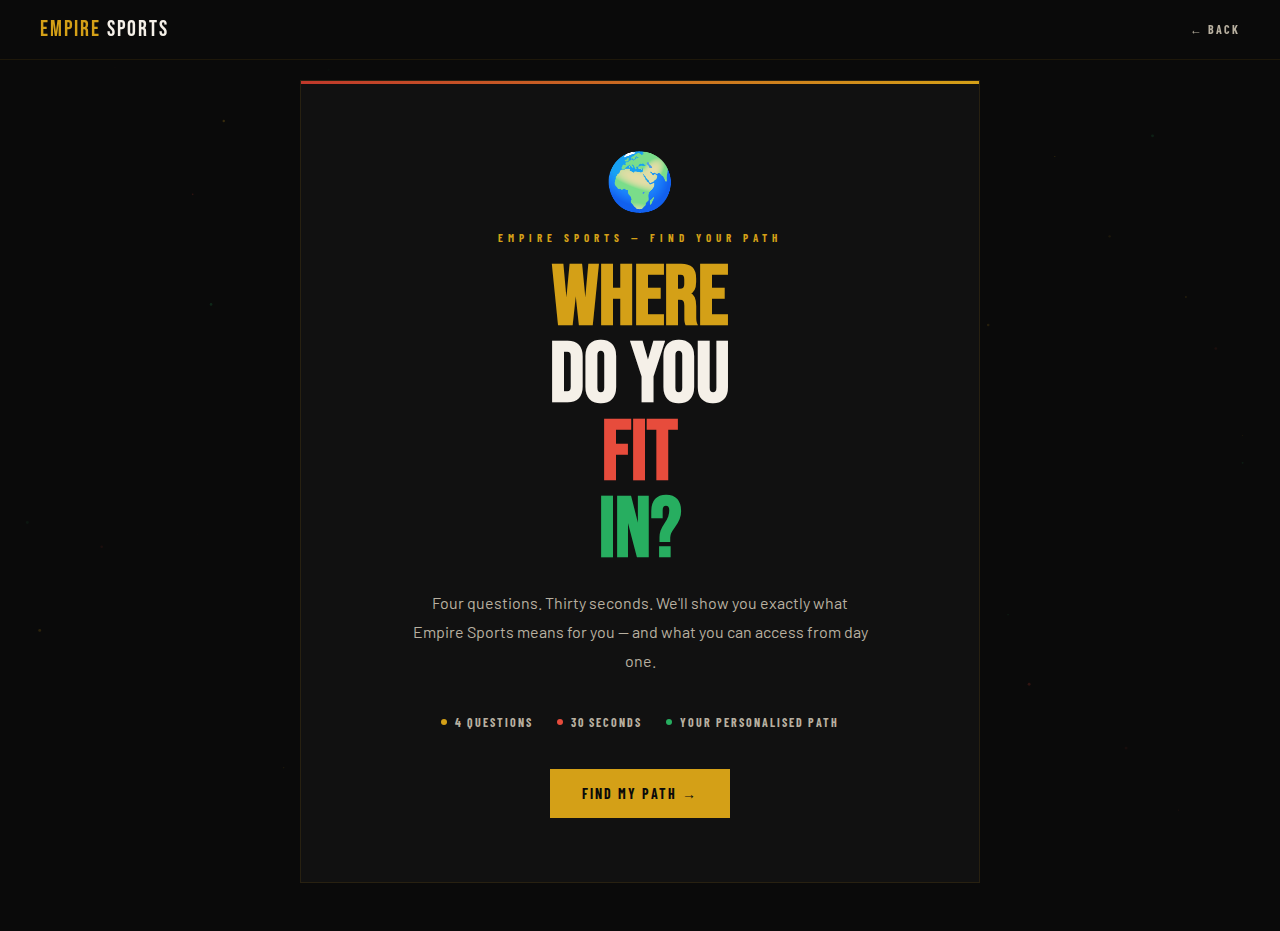
<file: discover.html>
<!DOCTYPE html>
<html lang="en">
<head>
<meta charset="UTF-8"/>
<meta name="viewport" content="width=device-width, initial-scale=1.0"/>
<title>Empire Sports — Find Your Path</title>
<link rel="icon" type="image/x-icon" href="favicon.ico"/>
<link rel="preconnect" href="https://fonts.googleapis.com"/>
<link rel="preconnect" href="https://fonts.gstatic.com" crossorigin/>
<link href="https://fonts.googleapis.com/css2?family=Bebas+Neue&family=Barlow:wght@300;400;600;700&family=Barlow+Condensed:wght@400;500;700&display=swap" rel="stylesheet"/>
<style>
:root {
  --gold: #D4A017;
  --gold-light: #F0C040;
  --gold-dim: #8A6610;
  --red: #C0392B;
  --red-bright: #E74C3C;
  --green: #1A6B3A;
  --green-bright: #27AE60;
  --black: #0A0A0A;
  --black-2: #111111;
  --black-3: #1A1A1A;
  --black-4: #242424;
  --white: #F5F0E8;
  --white-dim: #B8B0A0;
  --font-display: 'Bebas Neue', sans-serif;
  --font-condensed: 'Barlow Condensed', sans-serif;
  --font-body: 'Barlow', sans-serif;
}

*, *::before, *::after { box-sizing: border-box; margin: 0; padding: 0; }
html { scroll-behavior: smooth; }

body {
  background: var(--black);
  color: var(--white);
  font-family: var(--font-body);
  min-height: 100vh;
  overflow-x: hidden;
}

/* ── CANVAS ── */
#bg-canvas {
  position: fixed;
  inset: 0;
  pointer-events: none;
  z-index: 0;
  opacity: 0.35;
}

/* ── NAV ── */
nav {
  position: fixed;
  top: 0; left: 0; right: 0;
  z-index: 50;
  display: flex;
  align-items: center;
  justify-content: space-between;
  padding: 0 40px;
  height: 60px;
  background: rgba(10,10,10,0.9);
  backdrop-filter: blur(20px);
  border-bottom: 1px solid rgba(212,160,23,0.1);
}

.nav-logo {
  font-family: var(--font-display);
  font-size: 22px;
  letter-spacing: 2px;
  color: var(--white);
  text-decoration: none;
}
.nav-logo span { color: var(--gold); }

.nav-back {
  font-family: var(--font-condensed);
  font-size: 12px;
  font-weight: 700;
  letter-spacing: 2px;
  text-transform: uppercase;
  color: var(--white-dim);
  text-decoration: none;
  transition: color 0.2s;
}
.nav-back:hover { color: var(--gold); }

/* ── MAIN ── */
.quiz-wrapper {
  position: relative;
  z-index: 10;
  min-height: 100vh;
  display: flex;
  flex-direction: column;
  align-items: center;
  justify-content: center;
  padding: 80px 24px 48px;
}

/* ── PROGRESS ── */
.progress-wrap {
  width: 100%;
  max-width: 680px;
  margin-bottom: 32px;
  display: flex;
  align-items: center;
  gap: 16px;
}

.progress-track {
  flex: 1;
  height: 2px;
  background: rgba(255,255,255,0.06);
  position: relative;
  overflow: hidden;
}

.progress-fill {
  position: absolute;
  top: 0; left: 0; bottom: 0;
  background: linear-gradient(90deg, var(--red), var(--gold));
  transition: width 0.6s cubic-bezier(0.16, 1, 0.3, 1);
}

.progress-label {
  font-family: var(--font-condensed);
  font-size: 11px;
  font-weight: 700;
  letter-spacing: 3px;
  text-transform: uppercase;
  color: var(--white-dim);
  white-space: nowrap;
  flex-shrink: 0;
}

/* ── QUESTION CARD ── */
.q-card {
  width: 100%;
  max-width: 680px;
  background: var(--black-2);
  border: 1px solid rgba(212,160,23,0.12);
  position: relative;
  overflow: hidden;
}

.q-card::before {
  content: '';
  position: absolute;
  top: 0; left: 0; right: 0;
  height: 3px;
  transition: background 0.5s;
}

.q-card.phase-1::before { background: linear-gradient(90deg, var(--red), var(--gold)); }
.q-card.phase-2::before { background: linear-gradient(90deg, var(--gold), var(--green)); }
.q-card.phase-3::before { background: linear-gradient(90deg, var(--green), var(--red)); }

/* ── SCREEN ── */
.screen {
  display: none;
  animation: screenIn 0.45s cubic-bezier(0.16, 1, 0.3, 1) both;
}
.screen.active { display: block; }
.screen.exit { animation: screenOut 0.25s ease both; }

@keyframes screenIn {
  from { opacity: 0; transform: translateY(20px); }
  to   { opacity: 1; transform: translateY(0); }
}
@keyframes screenOut {
  from { opacity: 1; transform: translateY(0); }
  to   { opacity: 0; transform: translateY(-16px); }
}

/* ── INTRO SCREEN ── */
.intro-screen {
  padding: 64px 56px;
  text-align: center;
}

.intro-icon {
  font-size: 56px;
  display: block;
  margin-bottom: 16px;
  animation: float 3s ease-in-out infinite;
}

@keyframes float {
  0%, 100% { transform: translateY(0); }
  50% { transform: translateY(-8px); }
}

.intro-eyebrow {
  font-family: var(--font-condensed);
  font-size: 11px;
  font-weight: 700;
  letter-spacing: 5px;
  text-transform: uppercase;
  color: var(--gold);
  margin-bottom: 16px;
}

.intro-title {
  font-family: var(--font-display);
  font-size: clamp(48px, 8vw, 84px);
  line-height: 0.92;
  margin-bottom: 20px;
}
.intro-title .t-gold { color: var(--gold); }
.intro-title .t-red { color: var(--red-bright); }
.intro-title .t-green { color: var(--green-bright); }

.intro-sub {
  font-size: 16px;
  color: var(--white-dim);
  line-height: 1.8;
  max-width: 460px;
  margin: 0 auto 40px;
}

.intro-meta {
  display: flex;
  align-items: center;
  justify-content: center;
  gap: 24px;
  margin-bottom: 40px;
  flex-wrap: wrap;
}

.intro-meta-item {
  display: flex;
  align-items: center;
  gap: 8px;
  font-family: var(--font-condensed);
  font-size: 12px;
  font-weight: 700;
  letter-spacing: 2px;
  text-transform: uppercase;
  color: var(--white-dim);
}

.intro-meta-dot {
  width: 6px;
  height: 6px;
  border-radius: 50%;
}
.dot-gold { background: var(--gold); }
.dot-red  { background: var(--red-bright); }
.dot-green { background: var(--green-bright); }

/* ── QUESTION SCREEN ── */
.q-screen { padding: 52px 56px; }

.q-context {
  font-family: var(--font-condensed);
  font-size: 11px;
  font-weight: 700;
  letter-spacing: 4px;
  text-transform: uppercase;
  color: var(--gold);
  margin-bottom: 12px;
  display: flex;
  align-items: center;
  gap: 10px;
}
.q-context::before {
  content: '';
  display: block;
  width: 20px;
  height: 2px;
  background: var(--gold);
}

.q-text {
  font-family: var(--font-display);
  font-size: clamp(32px, 5vw, 52px);
  line-height: 0.95;
  margin-bottom: 36px;
  color: var(--white);
}
.q-text em { font-style: normal; color: var(--gold); }

/* ── OPTIONS ── */
.options-grid {
  display: grid;
  gap: 10px;
  margin-bottom: 36px;
}

.options-grid.cols-2 { grid-template-columns: 1fr 1fr; }
.options-grid.cols-1 { grid-template-columns: 1fr; }

.option {
  background: var(--black-3);
  border: 2px solid rgba(255,255,255,0.05);
  padding: 20px 24px;
  cursor: pointer;
  transition: all 0.22s cubic-bezier(0.34, 1.56, 0.64, 1);
  display: flex;
  align-items: flex-start;
  gap: 16px;
  position: relative;
  user-select: none;
  text-align: left;
}

.option:hover {
  border-color: rgba(212,160,23,0.35);
  background: rgba(212,160,23,0.04);
  transform: translateY(-1px);
}

.option.selected {
  border-color: var(--gold);
  background: rgba(212,160,23,0.07);
}

.option.selected .opt-check {
  opacity: 1;
  transform: scale(1);
  background: var(--gold);
}

.opt-icon {
  font-size: 26px;
  flex-shrink: 0;
  line-height: 1;
  margin-top: 2px;
}

.opt-content { flex: 1; }

.opt-label {
  font-family: var(--font-condensed);
  font-size: 17px;
  font-weight: 700;
  color: var(--white);
  margin-bottom: 4px;
  letter-spacing: 0.3px;
}

.opt-sub {
  font-size: 13px;
  color: var(--white-dim);
  line-height: 1.5;
}

.opt-check {
  position: absolute;
  top: 12px;
  right: 12px;
  width: 20px;
  height: 20px;
  border-radius: 50%;
  display: flex;
  align-items: center;
  justify-content: center;
  font-size: 10px;
  color: var(--black);
  font-weight: 900;
  opacity: 0;
  transform: scale(0.4);
  transition: all 0.3s cubic-bezier(0.34, 1.56, 0.64, 1);
  border: 2px solid rgba(255,255,255,0.1);
}

/* Urgency tag on options */
.opt-urgency {
  position: absolute;
  bottom: 10px;
  right: 12px;
  font-family: var(--font-condensed);
  font-size: 9px;
  font-weight: 700;
  letter-spacing: 2px;
  text-transform: uppercase;
  padding: 2px 8px;
}
.urgency-high { background: rgba(39,174,96,0.12); color: var(--green-bright); }
.urgency-mid  { background: rgba(212,160,23,0.1); color: var(--gold); }
.urgency-low  { background: rgba(255,255,255,0.04); color: var(--white-dim); }

/* ── NAV BUTTONS ── */
.q-nav {
  display: flex;
  align-items: center;
  justify-content: space-between;
}

.btn-back {
  background: none;
  border: none;
  font-family: var(--font-condensed);
  font-size: 12px;
  font-weight: 700;
  letter-spacing: 2px;
  text-transform: uppercase;
  color: var(--white-dim);
  cursor: pointer;
  padding: 12px 0;
  transition: color 0.2s;
  display: flex;
  align-items: center;
  gap: 8px;
}
.btn-back:hover { color: var(--white); }
.btn-back:disabled { opacity: 0; pointer-events: none; }

.btn-next {
  background: var(--gold);
  color: var(--black);
  font-family: var(--font-condensed);
  font-size: 13px;
  font-weight: 700;
  letter-spacing: 2px;
  text-transform: uppercase;
  padding: 15px 32px;
  border: none;
  cursor: pointer;
  transition: all 0.2s;
  display: flex;
  align-items: center;
  gap: 10px;
  opacity: 0.35;
  pointer-events: none;
}
.btn-next.ready {
  opacity: 1;
  pointer-events: all;
}
.btn-next.ready:hover {
  background: var(--gold-light);
  transform: translateY(-1px);
}

/* ── RESULT SCREEN ── */
.result-screen {
  padding: 56px;
  position: relative;
  overflow: hidden;
}

.result-screen::before {
  position: absolute;
  right: -20px;
  top: -20px;
  font-family: var(--font-display);
  font-size: 200px;
  opacity: 0.03;
  line-height: 1;
  pointer-events: none;
}

.result-badge {
  font-family: var(--font-condensed);
  font-size: 10px;
  font-weight: 700;
  letter-spacing: 3px;
  text-transform: uppercase;
  padding: 5px 14px;
  display: inline-block;
  margin-bottom: 20px;
}

.result-title {
  font-family: var(--font-display);
  font-size: clamp(40px, 6vw, 72px);
  line-height: 0.92;
  margin-bottom: 16px;
}

.result-sub {
  font-size: 16px;
  color: var(--white-dim);
  line-height: 1.8;
  max-width: 520px;
  margin-bottom: 36px;
  border-left: 3px solid var(--gold);
  padding-left: 20px;
}

.result-features {
  display: flex;
  flex-direction: column;
  gap: 2px;
  margin-bottom: 36px;
}

.result-feature {
  background: var(--black-3);
  padding: 16px 20px;
  display: flex;
  align-items: center;
  gap: 14px;
}

.result-feature-icon {
  font-size: 18px;
  flex-shrink: 0;
}

.result-feature-text {
  font-size: 14px;
  color: var(--white-dim);
  line-height: 1.5;
}
.result-feature-text strong { color: var(--white); }

.result-actions { display: flex; gap: 12px; flex-wrap: wrap; }

.btn-primary {
  background: var(--gold);
  color: var(--black);
  font-family: var(--font-condensed);
  font-size: 14px;
  font-weight: 700;
  letter-spacing: 2px;
  text-transform: uppercase;
  padding: 16px 32px;
  border: none;
  cursor: pointer;
  text-decoration: none;
  display: inline-block;
  transition: all 0.2s;
}
.btn-primary:hover { background: var(--gold-light); transform: translateY(-2px); }

.btn-outline {
  background: transparent;
  color: var(--white);
  font-family: var(--font-condensed);
  font-size: 14px;
  font-weight: 700;
  letter-spacing: 2px;
  text-transform: uppercase;
  padding: 16px 32px;
  border: 1px solid rgba(255,255,255,0.15);
  cursor: pointer;
  text-decoration: none;
  display: inline-block;
  transition: all 0.2s;
}
.btn-outline:hover { border-color: var(--gold); color: var(--gold); }

/* ── INPUT SCREEN ── */
.input-screen { padding: 52px 56px; }

.field {
  display: flex;
  flex-direction: column;
  gap: 8px;
  margin-bottom: 16px;
}

.field-label {
  font-family: var(--font-condensed);
  font-size: 11px;
  font-weight: 700;
  letter-spacing: 3px;
  text-transform: uppercase;
  color: var(--gold);
}

.field-input, .field-select {
  background: var(--black-4);
  border: 1px solid rgba(255,255,255,0.06);
  color: var(--white);
  font-family: var(--font-body);
  font-size: 15px;
  padding: 14px 16px;
  outline: none;
  transition: all 0.2s;
  appearance: none;
  width: 100%;
}
.field-input:focus, .field-select:focus {
  border-color: var(--gold);
  background: rgba(212,160,23,0.03);
  box-shadow: 0 0 0 3px rgba(212,160,23,0.08);
}
.field-input::placeholder { color: rgba(245,240,232,0.22); }

.field-row { display: grid; grid-template-columns: 1fr 1fr; gap: 12px; margin-bottom: 16px; }

/* ── LOADING ── */
.loading-overlay {
  display: none;
  position: fixed;
  inset: 0;
  background: rgba(10,10,10,0.94);
  z-index: 200;
  align-items: center;
  justify-content: center;
  flex-direction: column;
  gap: 20px;
}
.loading-overlay.active { display: flex; }
.loader-ring {
  width: 52px;
  height: 52px;
  border: 3px solid rgba(212,160,23,0.1);
  border-top-color: var(--gold);
  border-radius: 50%;
  animation: spin 0.8s linear infinite;
}
@keyframes spin { to { transform: rotate(360deg); } }
.loader-text {
  font-family: var(--font-condensed);
  font-size: 13px;
  font-weight: 700;
  letter-spacing: 3px;
  text-transform: uppercase;
  color: var(--white-dim);
}

/* ── MOBILE ── */
@media (max-width: 600px) {
  nav { padding: 0 20px; }
  .intro-screen, .q-screen, .result-screen, .input-screen { padding: 36px 28px; }
  .options-grid.cols-2 { grid-template-columns: 1fr; }
  .field-row { grid-template-columns: 1fr; }
  .result-actions { flex-direction: column; }
}
</style>
</head>
<body>

<canvas id="bg-canvas"></canvas>

<div class="loading-overlay" id="loadingOverlay">
  <div class="loader-ring"></div>
  <div class="loader-text" id="loaderText">Finding your path...</div>
</div>

<nav>
  <a href="index.html" class="nav-logo"><span>EMPIRE</span> SPORTS</a>
  <a href="index.html" class="nav-back">← Back</a>
</nav>

<div class="quiz-wrapper">
  <div class="progress-wrap" id="progressWrap" style="display:none;">
    <div class="progress-track">
      <div class="progress-fill" id="progressFill" style="width:0%"></div>
    </div>
    <div class="progress-label" id="progressLabel">1 of 4</div>
  </div>

  <div class="q-card phase-1" id="qCard">

    <!-- ── INTRO ── -->
    <div class="screen active" id="s-intro">
      <div class="intro-screen">
        <span class="intro-icon">🌍</span>
        <div class="intro-eyebrow">Empire Sports — Find Your Path</div>
        <h1 class="intro-title">
          <span class="t-gold">WHERE</span><br>
          DO YOU<br>
          <span class="t-red">FIT</span><br>
          <span class="t-green">IN?</span>
        </h1>
        <p class="intro-sub">Four questions. Thirty seconds. We'll show you exactly what Empire Sports means for you — and what you can access from day one.</p>
        <div class="intro-meta">
          <div class="intro-meta-item"><div class="intro-meta-dot dot-gold"></div>4 questions</div>
          <div class="intro-meta-item"><div class="intro-meta-dot dot-red"></div>30 seconds</div>
          <div class="intro-meta-item"><div class="intro-meta-dot dot-green"></div>Your personalised path</div>
        </div>
        <button class="btn-primary" onclick="startQuiz()">Find My Path →</button>
      </div>
    </div>

    <!-- ── Q1: WHO ARE YOU ── -->
    <div class="screen" id="s-q1">
      <div class="q-screen">
        <div class="q-context">Question 1 of 4</div>
        <h2 class="q-text">WHAT BEST<br>DESCRIBES <em>YOU?</em></h2>
        <div class="options-grid cols-2" id="opts-q1">
          <div class="option" onclick="selectOpt(this,'q1','athlete')" data-val="athlete">
            <div class="opt-check">✓</div>
            <span class="opt-icon">⚽</span>
            <div class="opt-content">
              <div class="opt-label">I am an Athlete</div>
              <div class="opt-sub">I play football and want to be seen by the right people</div>
            </div>
            <span class="opt-urgency urgency-high">Top Priority</span>
          </div>
          <div class="option" onclick="selectOpt(this,'q1','parent')" data-val="parent">
            <div class="opt-check">✓</div>
            <span class="opt-icon">👨‍👧</span>
            <div class="opt-content">
              <div class="opt-label">I Support an Athlete</div>
              <div class="opt-sub">Parent or guardian — I want the best for my child's career</div>
            </div>
            <span class="opt-urgency urgency-high">Top Priority</span>
          </div>
          <div class="option" onclick="selectOpt(this,'q1','coach')" data-val="coach">
            <div class="opt-check">✓</div>
            <span class="opt-icon">🎯</span>
            <div class="opt-content">
              <div class="opt-label">I am a Coach</div>
              <div class="opt-sub">I develop players and want credentials that open doors</div>
            </div>
            <span class="opt-urgency urgency-high">Top Priority</span>
          </div>
          <div class="option" onclick="selectOpt(this,'q1','scout')" data-val="scout">
            <div class="opt-check">✓</div>
            <span class="opt-icon">🔍</span>
            <div class="opt-content">
              <div class="opt-label">I am a Scout</div>
              <div class="opt-sub">I identify talent and want a wider network and platform</div>
            </div>
            <span class="opt-urgency urgency-mid">Key Partner</span>
          </div>
          <div class="option" onclick="selectOpt(this,'q1','club')" data-val="club">
            <div class="opt-check">✓</div>
            <span class="opt-icon">🏟️</span>
            <div class="opt-content">
              <div class="opt-label">Club or Academy</div>
              <div class="opt-sub">We recruit and develop players at an organised level</div>
            </div>
            <span class="opt-urgency urgency-mid">Key Partner</span>
          </div>
          <div class="option" onclick="selectOpt(this,'q1','diaspora')" data-val="diaspora">
            <div class="opt-check">✓</div>
            <span class="opt-icon">✈️</span>
            <div class="opt-content">
              <div class="opt-label">Diaspora Athlete</div>
              <div class="opt-sub">African heritage, playing or living abroad — dual pathway</div>
            </div>
            <span class="opt-urgency urgency-mid">Key Segment</span>
          </div>
        </div>
        <div class="q-nav">
          <button class="btn-back" disabled>← Back</button>
          <button class="btn-next" id="next-q1" onclick="goNext('q2')">Continue →</button>
        </div>
      </div>
    </div>

    <!-- ── Q2: BIGGEST CHALLENGE ── -->
    <div class="screen" id="s-q2">
      <div class="q-screen">
        <div class="q-context">Question 2 of 4</div>
        <h2 class="q-text">WHAT IS YOUR<br><em>BIGGEST</em><br>CHALLENGE?</h2>
        <div class="options-grid cols-1" id="opts-q2">
          <!-- populated by JS based on Q1 answer -->
        </div>
        <div class="q-nav">
          <button class="btn-back" onclick="goBack('q1')">← Back</button>
          <button class="btn-next" id="next-q2" onclick="goNext('q3')">Continue →</button>
        </div>
      </div>
    </div>

    <!-- ── Q3: LOCATION ── -->
    <div class="screen" id="s-q3">
      <div class="q-screen">
        <div class="q-context">Question 3 of 4</div>
        <h2 class="q-text">WHERE ARE<br>YOU <em>BASED?</em></h2>
        <div class="options-grid cols-2" id="opts-q3">
          <div class="option" onclick="selectOpt(this,'q3','west-africa')" data-val="west-africa">
            <div class="opt-check">✓</div>
            <span class="opt-icon">🌍</span>
            <div class="opt-content">
              <div class="opt-label">West Africa</div>
              <div class="opt-sub">Nigeria, Ghana, Senegal, Côte d'Ivoire, Mali & ECOWAS</div>
            </div>
          </div>
          <div class="option" onclick="selectOpt(this,'q3','east-africa')" data-val="east-africa">
            <div class="opt-check">✓</div>
            <span class="opt-icon">🌍</span>
            <div class="opt-content">
              <div class="opt-label">East Africa</div>
              <div class="opt-sub">Kenya, Ethiopia, Tanzania, Uganda, Rwanda</div>
            </div>
          </div>
          <div class="option" onclick="selectOpt(this,'q3','southern-africa')" data-val="southern-africa">
            <div class="opt-check">✓</div>
            <span class="opt-icon">🌍</span>
            <div class="opt-content">
              <div class="opt-label">Southern Africa</div>
              <div class="opt-sub">South Africa, Zimbabwe, Namibia & region</div>
            </div>
          </div>
          <div class="option" onclick="selectOpt(this,'q3','north-africa')" data-val="north-africa">
            <div class="opt-check">✓</div>
            <span class="opt-icon">🌍</span>
            <div class="opt-content">
              <div class="opt-label">North Africa</div>
              <div class="opt-sub">Egypt, Morocco, Tunisia & region</div>
            </div>
          </div>
          <div class="option" onclick="selectOpt(this,'q3','uk-europe')" data-val="uk-europe">
            <div class="opt-check">✓</div>
            <span class="opt-icon">🇬🇧</span>
            <div class="opt-content">
              <div class="opt-label">UK & Europe</div>
              <div class="opt-sub">Based in Europe — African connection or not</div>
            </div>
          </div>
          <div class="option" onclick="selectOpt(this,'q3','americas')" data-val="americas">
            <div class="opt-check">✓</div>
            <span class="opt-icon">🌎</span>
            <div class="opt-content">
              <div class="opt-label">Americas</div>
              <div class="opt-sub">USA, Canada, Brazil & the Americas</div>
            </div>
          </div>
        </div>
        <div class="q-nav">
          <button class="btn-back" onclick="goBack('q2')">← Back</button>
          <button class="btn-next" id="next-q3" onclick="goNext('q4')">Continue →</button>
        </div>
      </div>
    </div>

    <!-- ── Q4: URGENCY ── -->
    <div class="screen" id="s-q4">
      <div class="q-screen">
        <div class="q-context">Question 4 of 4</div>
        <h2 class="q-text">HOW READY<br>ARE <em>YOU?</em></h2>
        <div class="options-grid cols-1" id="opts-q4">
          <div class="option" onclick="selectOpt(this,'q4','now')" data-val="now">
            <div class="opt-check">✓</div>
            <span class="opt-icon">🔥</span>
            <div class="opt-content">
              <div class="opt-label">I am ready now</div>
              <div class="opt-sub">I want to register, submit and start immediately</div>
            </div>
          </div>
          <div class="option" onclick="selectOpt(this,'q4','soon')" data-val="soon">
            <div class="opt-check">✓</div>
            <span class="opt-icon">⚡</span>
            <div class="opt-content">
              <div class="opt-label">I am ready soon</div>
              <div class="opt-sub">I want to understand the platform first, then commit</div>
            </div>
          </div>
          <div class="option" onclick="selectOpt(this,'q4','exploring')" data-val="exploring">
            <div class="opt-check">✓</div>
            <span class="opt-icon">🔭</span>
            <div class="opt-content">
              <div class="opt-label">I am exploring options</div>
              <div class="opt-sub">I want to stay informed and see how this develops</div>
            </div>
          </div>
        </div>
        <div class="q-nav">
          <button class="btn-back" onclick="goBack('q3')">← Back</button>
          <button class="btn-next" id="next-q4" onclick="showInputScreen()">Show My Path →</button>
        </div>
      </div>
    </div>

    <!-- ── CONTACT INPUT ── -->
    <div class="screen" id="s-input">
      <div class="input-screen">
        <div class="q-context">Almost There</div>
        <h2 class="q-text" style="font-size:clamp(28px,4vw,44px); margin-bottom:8px;">YOUR PATH<br>IS <em>READY</em></h2>
        <p style="font-size:15px; color:var(--white-dim); margin-bottom:28px; line-height:1.7;">Enter your details to unlock your personalised Empire Sports experience. No spam. Ever.</p>
        <div class="field-row">
          <div class="field">
            <label class="field-label">First Name</label>
            <input class="field-input" id="in-firstName" type="text" placeholder="Your first name"/>
          </div>
          <div class="field">
            <label class="field-label">Last Name</label>
            <input class="field-input" id="in-lastName" type="text" placeholder="Your last name"/>
          </div>
        </div>
        <div class="field">
          <label class="field-label">Email Address</label>
          <input class="field-input" id="in-email" type="email" placeholder="your@email.com"/>
        </div>
        <div class="field">
          <label class="field-label">WhatsApp Number</label>
          <input class="field-input" id="in-phone" type="tel" placeholder="+234 800 000 0000 (include country code)"/>
        </div>
        <div class="q-nav" style="margin-top:8px;">
          <button class="btn-back" onclick="goBack('q4')">← Back</button>
          <button class="btn-primary" onclick="submitAndReveal()">Unlock My Path 🔥</button>
        </div>
      </div>
    </div>

    <!-- ── RESULTS ── -->
    <div class="screen" id="s-result">
      <div class="result-screen" id="resultContent">
        <!-- populated by JS -->
      </div>
    </div>

  </div><!-- end q-card -->
</div><!-- end quiz-wrapper -->

<script>
// ── CONFIG ──
const SUPABASE_URL = 'https://iniwfkjifuguaqtxkios.supabase.co';
const SUPABASE_ANON_KEY = 'eyJhbGciOiJIUzI1NiIsInR5cCI6IkpXVCJ9.eyJpc3MiOiJzdXBhYmFzZSIsInJlZiI6ImluaXdma2ppZnVndWFxdHhraW9zIiwicm9sZSI6ImFub24iLCJpYXQiOjE3NzQwNDY1MTgsImV4cCI6MjA4OTYyMjUxOH0.hqY2GUG1EXWJAjE5EjS8K_VoJIS-Qs3gRrvUuRzT-UU';

// ── STATE ──
const answers = { q1: null, q2: null, q3: null, q4: null };

// ── Q2 CHALLENGES BY ROLE ──
const challenges = {
  athlete: [
    { val:'visibility', icon:'👁️', label:'Nobody can see me', sub:'I have talent but no platform, no connections, no exposure' },
    { val:'pathway', icon:'🗺️', label:'I don\'t know the pathway', sub:'I don\'t understand how to get from where I am to a professional contract' },
    { val:'money', icon:'💸', label:'Money is a barrier', sub:'I can\'t afford trials, travel or development costs' },
    { val:'trust', icon:'🛡️', label:'I\'ve been misled before', sub:'Fake agents, scam trials — I\'ve lost trust in the system' },
  ],
  parent: [
    { val:'safety', icon:'🛡️', label:'Protecting my child from exploitation', sub:'Too many fake agents and scam opportunities targeting young athletes' },
    { val:'knowledge', icon:'📚', label:'I don\'t understand the industry', sub:'I want to support my child but don\'t know how the system works' },
    { val:'opportunity', icon:'🚪', label:'Finding real opportunities', sub:'Legitimate trials, academies and pathways that are genuinely accessible' },
    { val:'rights', icon:'⚖️', label:'Understanding contracts and rights', sub:'What should my child sign? What should they never sign?' },
  ],
  coach: [
    { val:'credentials', icon:'🎓', label:'I lack recognised credentials', sub:'I have the knowledge but no official certification to back it up' },
    { val:'network', icon:'🤝', label:'My network is too small', sub:'I work in isolation with no connection to international football' },
    { val:'methodology', icon:'📋', label:'I need better methodology', sub:'I want to coach at a higher level but need the frameworks to do it' },
    { val:'income', icon:'💰', label:'I need to earn more from coaching', sub:'How do I turn my knowledge into a sustainable income?' },
  ],
  scout: [
    { val:'platform', icon:'📡', label:'I have no platform for my findings', sub:'I identify talent but have nowhere credible to report or publish it' },
    { val:'network', icon:'🌐', label:'I need international connections', sub:'My findings go nowhere because I don\'t know the right clubs or agents' },
    { val:'credentials', icon:'🎓', label:'I need formal recognition', sub:'I want to be seen as a professional scout, not a freelancer' },
    { val:'revenue', icon:'💰', label:'I want to earn from my scouting', sub:'How do I monetise my knowledge and network?' },
  ],
  club: [
    { val:'talent', icon:'🔍', label:'Finding verified African talent', sub:'We want to recruit from Africa but can\'t trust unverified pipelines' },
    { val:'cost', icon:'💸', label:'Recruitment costs too much', sub:'Flying scouts to Africa, attending trials — the costs are prohibitive' },
    { val:'data', icon:'📊', label:'No reliable data on African players', sub:'We need verified profiles and reports before we invest in a player' },
    { val:'network', icon:'🤝', label:'We need a trusted local partner', sub:'We want someone on the ground who understands the African market' },
  ],
  diaspora: [
    { val:'eligibility', icon:'🪪', label:'Dual eligibility confusion', sub:'I have African heritage and want to understand my international options' },
    { val:'visibility', icon:'👁️', label:'African clubs can\'t see me', sub:'I play abroad but want exposure back to African leagues and selectors' },
    { val:'identity', icon:'🌍', label:'Maintaining my African football identity', sub:'I don\'t want to lose connection to where I came from' },
    { val:'pathway', icon:'🗺️', label:'Pathway back to Africa or forward globally', sub:'I want options — not just the country I\'m currently in' },
  ],
};

// ── RESULTS BY ROLE ──
const results = {
  athlete: {
    badge: { text: '⚽ Athlete Pathway', bg: 'rgba(39,174,96,0.1)', color: '#27AE60' },
    title: 'YOUR CAREER\nSTARTS HERE',
    titleColors: ['var(--gold)', 'var(--white)', 'var(--green-bright)'],
    sub: 'Empire Sports was built for exactly this moment. Submit your clip, get a real evaluation from a FIFA-trained team, and build a verified profile that scouts across UK, Spain and USA can find.',
    features: [
      { icon: '📹', text: '<strong>Free clip submission</strong> — evaluated by our scouting team trained in FIFA agent methodology' },
      { icon: '🎓', text: '<strong>Academy access</strong> — know your rights, understand contracts, build your brand before you turn professional' },
      { icon: '🔍', text: '<strong>Verified profile</strong> — visible to scouts connected to our UK, Spain and USA partner networks' },
      { icon: '💰', text: '<strong>Funding pathways</strong> — scholarship connections and talent grant access coming for verified athletes' },
    ],
    cta: { text: 'Register & Submit Your Clip', href: 'join.html' },
    cta2: { text: 'See How It Works', href: 'index.html#how' },
  },
  parent: {
    badge: { text: '👨‍👧 Parent Pathway', bg: 'rgba(212,160,23,0.1)', color: '#D4A017' },
    title: 'PROTECT YOUR\nATHLETE',
    sub: 'Your instinct to verify before you trust is exactly right. Empire Sports gives you the knowledge and the platform to make informed decisions about your child\'s football future — without the risk of exploitation.',
    features: [
      { icon: '🛡️', text: '<strong>Know the red flags</strong> — our Academy covers what legitimate opportunities look like vs. scams and fake agents' },
      { icon: '📄', text: '<strong>Understand contracts</strong> — before your child signs anything, you need to understand what it means' },
      { icon: '✅', text: '<strong>Verified pathways only</strong> — every opportunity on Empire Sports is vetted through our established international network' },
      { icon: '📱', text: '<strong>Stay informed</strong> — register and we keep you updated as real opportunities open up' },
    ],
    cta: { text: 'Register for Free', href: 'join.html' },
    cta2: { text: 'Explore the Academy', href: 'academy.html' },
  },
  coach: {
    badge: { text: '🎯 Coach Pathway', bg: 'rgba(192,57,43,0.1)', color: '#E74C3C' },
    title: 'YOUR KNOWLEDGE\nDESERVES\nRECOGNITION',
    sub: 'Empire Sports Academy — in partnership with A.F.C.A.S. (UK) — is building the credential framework that gives African coaches the international recognition their expertise deserves. You built your knowledge without support. Now get the certificate that proves it.',
    features: [
      { icon: '🎓', text: '<strong>A.F.C.A.S. partnership</strong> — Premier League-pedigreed coaching education reaching Africa for the first time' },
      { icon: '🌍', text: '<strong>International network</strong> — connect with scouts and clubs through our UK, Spain and USA partner channels' },
      { icon: '💰', text: '<strong>Earn from your knowledge</strong> — become a Certified Sports Educator on the Empire Sports platform' },
      { icon: '📋', text: '<strong>Methodology access</strong> — built on frameworks from Soccer Syndicate USA\'s proven development template' },
    ],
    cta: { text: 'Register as a Coach', href: 'join.html' },
    cta2: { text: 'Explore the Academy', href: 'academy.html' },
  },
  scout: {
    badge: { text: '🔍 Scout Pathway', bg: 'rgba(212,160,23,0.1)', color: '#D4A017' },
    title: 'YOUR NETWORK\nJUST GOT\nGLOBAL',
    sub: 'You\'ve been finding talent that the world hasn\'t seen yet. Empire Sports gives your findings a verified platform, connects you to international club networks, and builds a structure around your expertise that pays.',
    features: [
      { icon: '📡', text: '<strong>Publish your reports</strong> — verified athlete profiles you scout appear on a platform seen by clubs in UK, Spain and USA' },
      { icon: '🤝', text: '<strong>Partner network access</strong> — connect directly with A.F.C.A.S., FutbolJobs and Soccer Syndicate through Empire Sports' },
      { icon: '🎓', text: '<strong>Formal credentials</strong> — get AFCAS-backed certification that positions you as a professional scout internationally' },
      { icon: '💰', text: '<strong>Revenue share model</strong> — scouts who source verified talent that gets placed earn through the platform' },
    ],
    cta: { text: 'Join the Scout Network', href: 'join.html' },
    cta2: { text: 'View Partner Networks', href: 'index.html#partners' },
  },
  club: {
    badge: { text: '🏟️ Club Pathway', bg: 'rgba(192,57,43,0.1)', color: '#E74C3C' },
    title: 'VERIFIED\nAFRICAN TALENT\nON DEMAND',
    sub: 'Stop flying scouts blind into markets you don\'t understand. Empire Sports gives you a verified database of evaluated African athletes — built on real scouting reports, not self-submitted profiles — connected to a network you can trust.',
    features: [
      { icon: '✅', text: '<strong>Pre-verified profiles</strong> — every athlete in our database has been evaluated by our FIFA-trained scouting team' },
      { icon: '🌍', text: '<strong>Pan-African coverage</strong> — West, East, Southern and North Africa — the talent pool most clubs can\'t access efficiently' },
      { icon: '📊', text: '<strong>Real scouting data</strong> — technical, tactical, physical and mental assessment — not just highlight clips' },
      { icon: '🤝', text: '<strong>Trusted local partner</strong> — Empire Sports operates as your African infrastructure partner' },
    ],
    cta: { text: 'Register Your Club', href: 'join.html' },
    cta2: { text: 'Contact Us Directly', href: 'mailto:sportsmanagentintllc@gmail.com' },
  },
  diaspora: {
    badge: { text: '✈️ Diaspora Pathway', bg: 'rgba(39,174,96,0.1)', color: '#27AE60' },
    title: 'YOUR ROOTS.\nYOUR REACH.\nYOUR CHOICE.',
    sub: 'African heritage doesn\'t end at a passport. Empire Sports is the first platform built specifically for the dual experience — athletes with African roots playing abroad, navigating eligibility, identity and opportunity across two worlds simultaneously.',
    features: [
      { icon: '🪪', text: '<strong>Dual eligibility clarity</strong> — understand your international options based on your heritage and current nationality' },
      { icon: '👁️', text: '<strong>Visibility in both directions</strong> — exposure to African national teams, leagues AND European clubs through one profile' },
      { icon: '🌍', text: '<strong>African network access</strong> — stay connected to the continent\'s emerging talent infrastructure from anywhere in the world' },
      { icon: '🎓', text: '<strong>Diaspora-specific education</strong> — Academy modules covering the unique challenges of the African athlete abroad' },
    ],
    cta: { text: 'Register Your Profile', href: 'join.html' },
    cta2: { text: 'Explore the Platform', href: 'index.html' },
  },
};

// ── PARTICLE BG ──
(function() {
  const c = document.getElementById('bg-canvas');
  const ctx = c.getContext('2d');
  let W, H, pts = [];
  const cols = ['rgba(212,160,23,','rgba(192,57,43,','rgba(26,107,58,'];
  function resize(){ W=c.width=innerWidth; H=c.height=innerHeight; }
  function mkPt(){ return { x:Math.random()*W, y:Math.random()*H, r:Math.random()*1.2+0.3, dx:(Math.random()-.5)*.25, dy:-Math.random()*.35-.05, col:cols[0|Math.random()*cols.length], life:Math.random(), dec:Math.random()*.0015+.0008 }; }
  resize(); addEventListener('resize', resize);
  for(let i=0;i<50;i++) pts.push(mkPt());
  (function loop(){ ctx.clearRect(0,0,W,H); pts.forEach((p,i)=>{ p.x+=p.dx; p.y+=p.dy; p.life-=p.dec; if(p.life<=0||p.y<-10) pts[i]=mkPt(); ctx.beginPath(); ctx.arc(p.x,p.y,p.r,0,Math.PI*2); ctx.fillStyle=p.col+p.life+')'; ctx.fill(); }); requestAnimationFrame(loop); })();
})();

// ── QUIZ LOGIC ──
let currentQ = null;

function startQuiz() {
  document.getElementById('progressWrap').style.display = 'flex';
  showScreen('q1');
  updateProgress(1, 4);
}

function showScreen(id) {
  document.querySelectorAll('.screen').forEach(s => s.classList.remove('active'));
  const target = document.getElementById('s-' + id);
  if (target) { target.classList.add('active'); currentQ = id; }
  window.scrollTo({ top: 0, behavior: 'smooth' });
}

function selectOpt(el, q, val) {
  document.querySelectorAll(`#opts-${q} .option`).forEach(o => o.classList.remove('selected'));
  el.classList.add('selected');
  answers[q] = val;
  const nextBtn = document.getElementById(`next-${q}`);
  if (nextBtn) nextBtn.classList.add('ready');

  // Build Q2 options dynamically after Q1
  if (q === 'q1') buildQ2(val);
}

function buildQ2(role) {
  const container = document.getElementById('opts-q2');
  const opts = challenges[role] || [];
  container.innerHTML = opts.map(o => `
    <div class="option" onclick="selectOpt(this,'q2','${o.val}')" data-val="${o.val}">
      <div class="opt-check">✓</div>
      <span class="opt-icon">${o.icon}</span>
      <div class="opt-content">
        <div class="opt-label">${o.label}</div>
        <div class="opt-sub">${o.sub}</div>
      </div>
    </div>
  `).join('');
}

function goNext(to) {
  const fromNum = parseInt(to.replace('q',''));
  updateProgress(fromNum, 4);
  const card = document.getElementById('qCard');
  card.className = 'q-card phase-' + (fromNum <= 2 ? '1' : fromNum <= 3 ? '2' : '3');
  showScreen(to);
}

function goBack(to) {
  const toNum = parseInt(to.replace('q',''));
  updateProgress(toNum, 4);
  showScreen(to);
}

function updateProgress(step, total) {
  const pct = ((step - 1) / total) * 100;
  document.getElementById('progressFill').style.width = pct + '%';
  document.getElementById('progressLabel').textContent = step + ' of ' + total;
}

function showInputScreen() {
  document.getElementById('progressFill').style.width = '100%';
  document.getElementById('progressLabel').textContent = 'Almost done';
  showScreen('input');
}

async function submitAndReveal() {
  const firstName = document.getElementById('in-firstName').value.trim();
  const email = document.getElementById('in-email').value.trim();

  if (!firstName || !email) {
    document.getElementById('in-firstName').style.borderColor = !firstName ? 'var(--red-bright)' : '';
    document.getElementById('in-email').style.borderColor = !email ? 'var(--red-bright)' : '';
    return;
  }

  const loader = document.getElementById('loadingOverlay');
  const loaderText = document.getElementById('loaderText');
  loader.classList.add('active');
  loaderText.textContent = 'Building your path...';

  const payload = {
    user_type: answers.q1,
    biggest_challenge: answers.q2,
    region: answers.q3,
    urgency: answers.q4,
    first_name: firstName,
    last_name: document.getElementById('in-lastName').value.trim() || null,
    email: email,
    phone: document.getElementById('in-phone').value.trim() || null,
    registered_at: new Date().toISOString(),
    source: 'quiz'
  };

  try {
    if (SUPABASE_URL !== 'YOUR_SUPABASE_URL') {
      await fetch(`${SUPABASE_URL}/rest/v1/registrations`, {
        method: 'POST',
        headers: {
          'Content-Type': 'application/json',
          'apikey': SUPABASE_ANON_KEY,
          'Authorization': `Bearer ${SUPABASE_ANON_KEY}`,
          'Prefer': 'return=minimal'
        },
        body: JSON.stringify(payload)
      });
    } else {
      await new Promise(r => setTimeout(r, 1200));
    }
  } catch(e) { console.error(e); }

  loader.classList.remove('active');
  buildResult(firstName);
  showScreen('result');
  document.getElementById('progressWrap').style.display = 'none';
}

function buildResult(name) {
  const role = answers.q1 || 'athlete';
  const r = results[role];
  const titleLines = r.title.split('\n');

  const featuresHTML = r.features.map(f => `
    <div class="result-feature">
      <span class="result-feature-icon">${f.icon}</span>
      <div class="result-feature-text">${f.text}</div>
    </div>
  `).join('');

  document.getElementById('resultContent').innerHTML = `
    <div style="margin-bottom:20px;">
      <span class="result-badge" style="background:${r.badge.bg}; color:${r.badge.color};">${r.badge.text}</span>
    </div>
    <div style="font-family:var(--font-condensed); font-size:13px; font-weight:700; letter-spacing:3px; text-transform:uppercase; color:var(--gold); margin-bottom:12px;">Welcome, ${name.toUpperCase()}</div>
    <h2 class="result-title" style="color:var(--white); margin-bottom:20px;">${titleLines.map((l,i) => `<span style="color:${i===0?'var(--gold)':i===titleLines.length-1?'var(--green-bright)':'var(--white)'}">${l}</span>`).join('<br>')}</h2>
    <p class="result-sub">${r.sub}</p>
    <div class="result-features">${featuresHTML}</div>
    <div class="result-actions">
      <a href="${r.cta.href}" class="btn-primary">${r.cta.text} →</a>
      <a href="${r.cta2.href}" class="btn-outline">${r.cta2.text}</a>
    </div>
    <p style="margin-top:20px; font-size:12px; color:rgba(184,176,160,0.4); font-family:var(--font-condensed); letter-spacing:1px; text-transform:uppercase;">You're registered. We'll be in touch.</p>
  `;
}
</script>
</body>
</html>
</file>
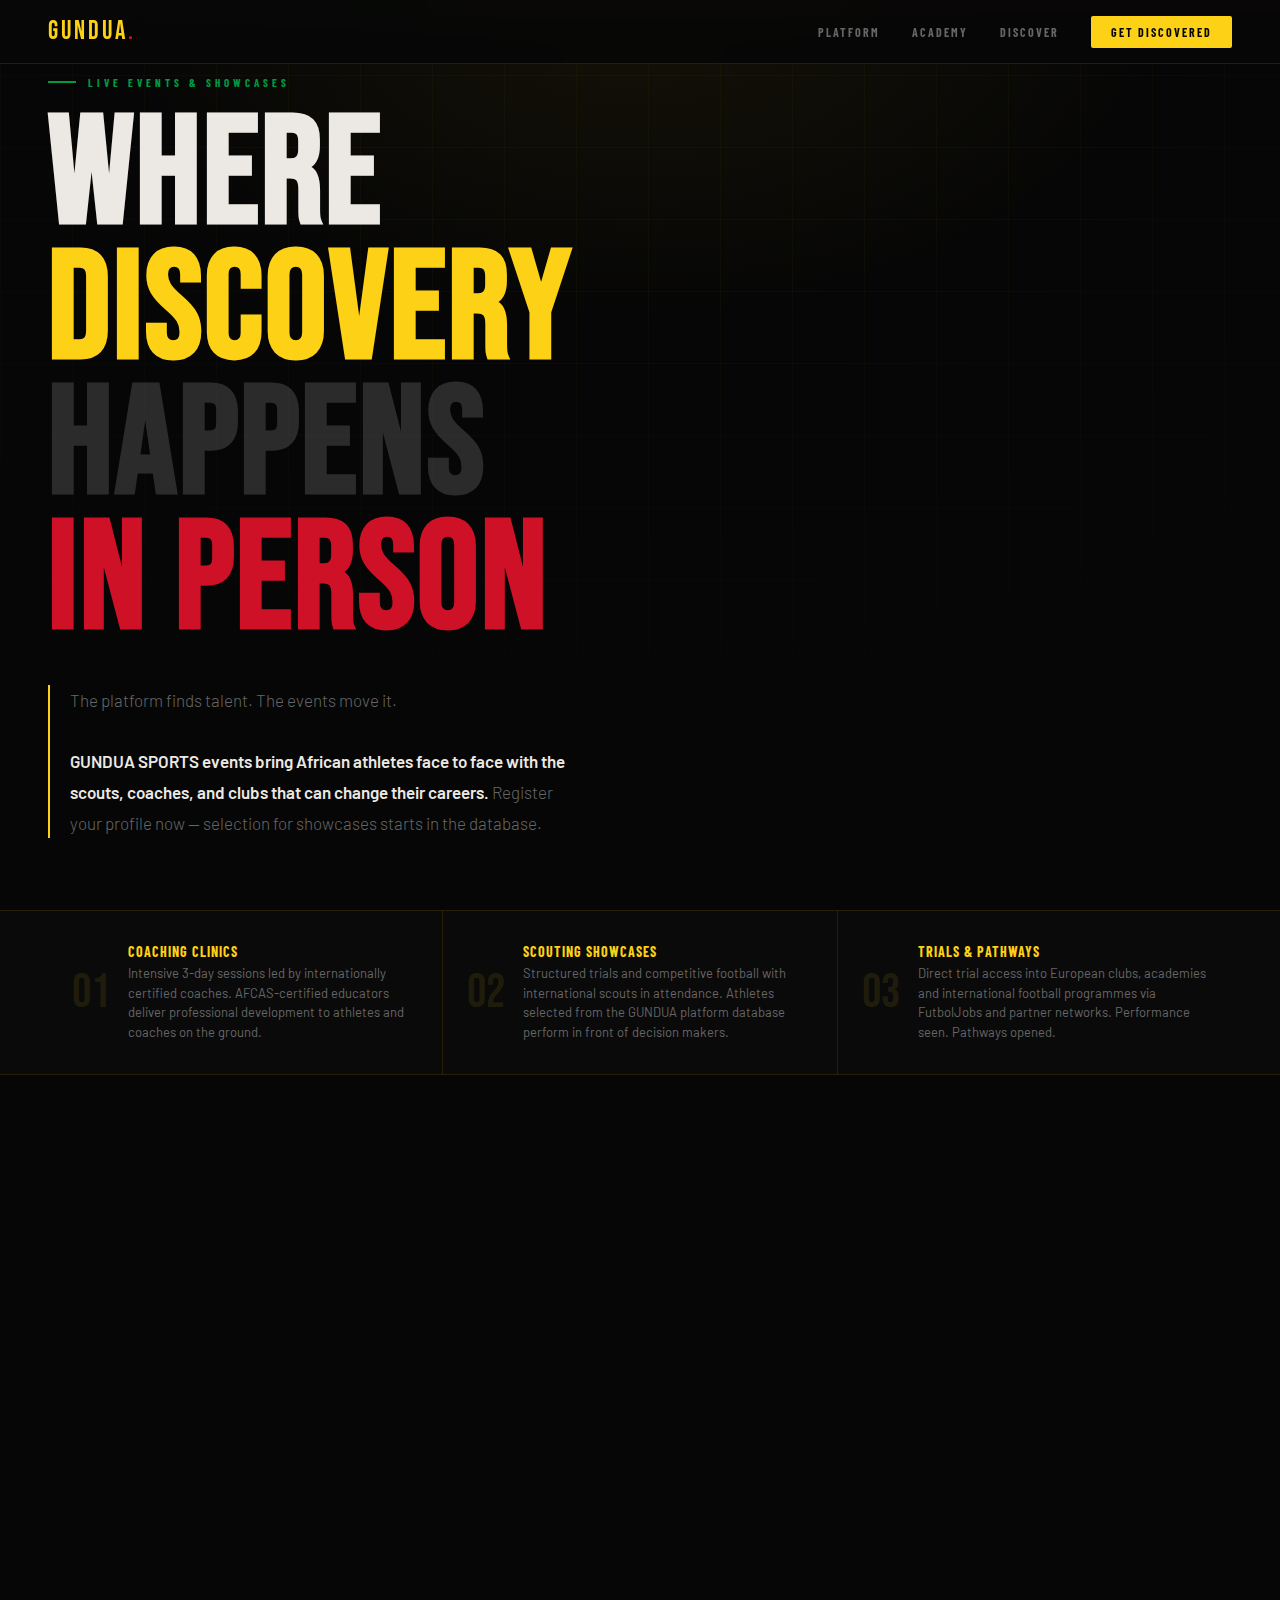
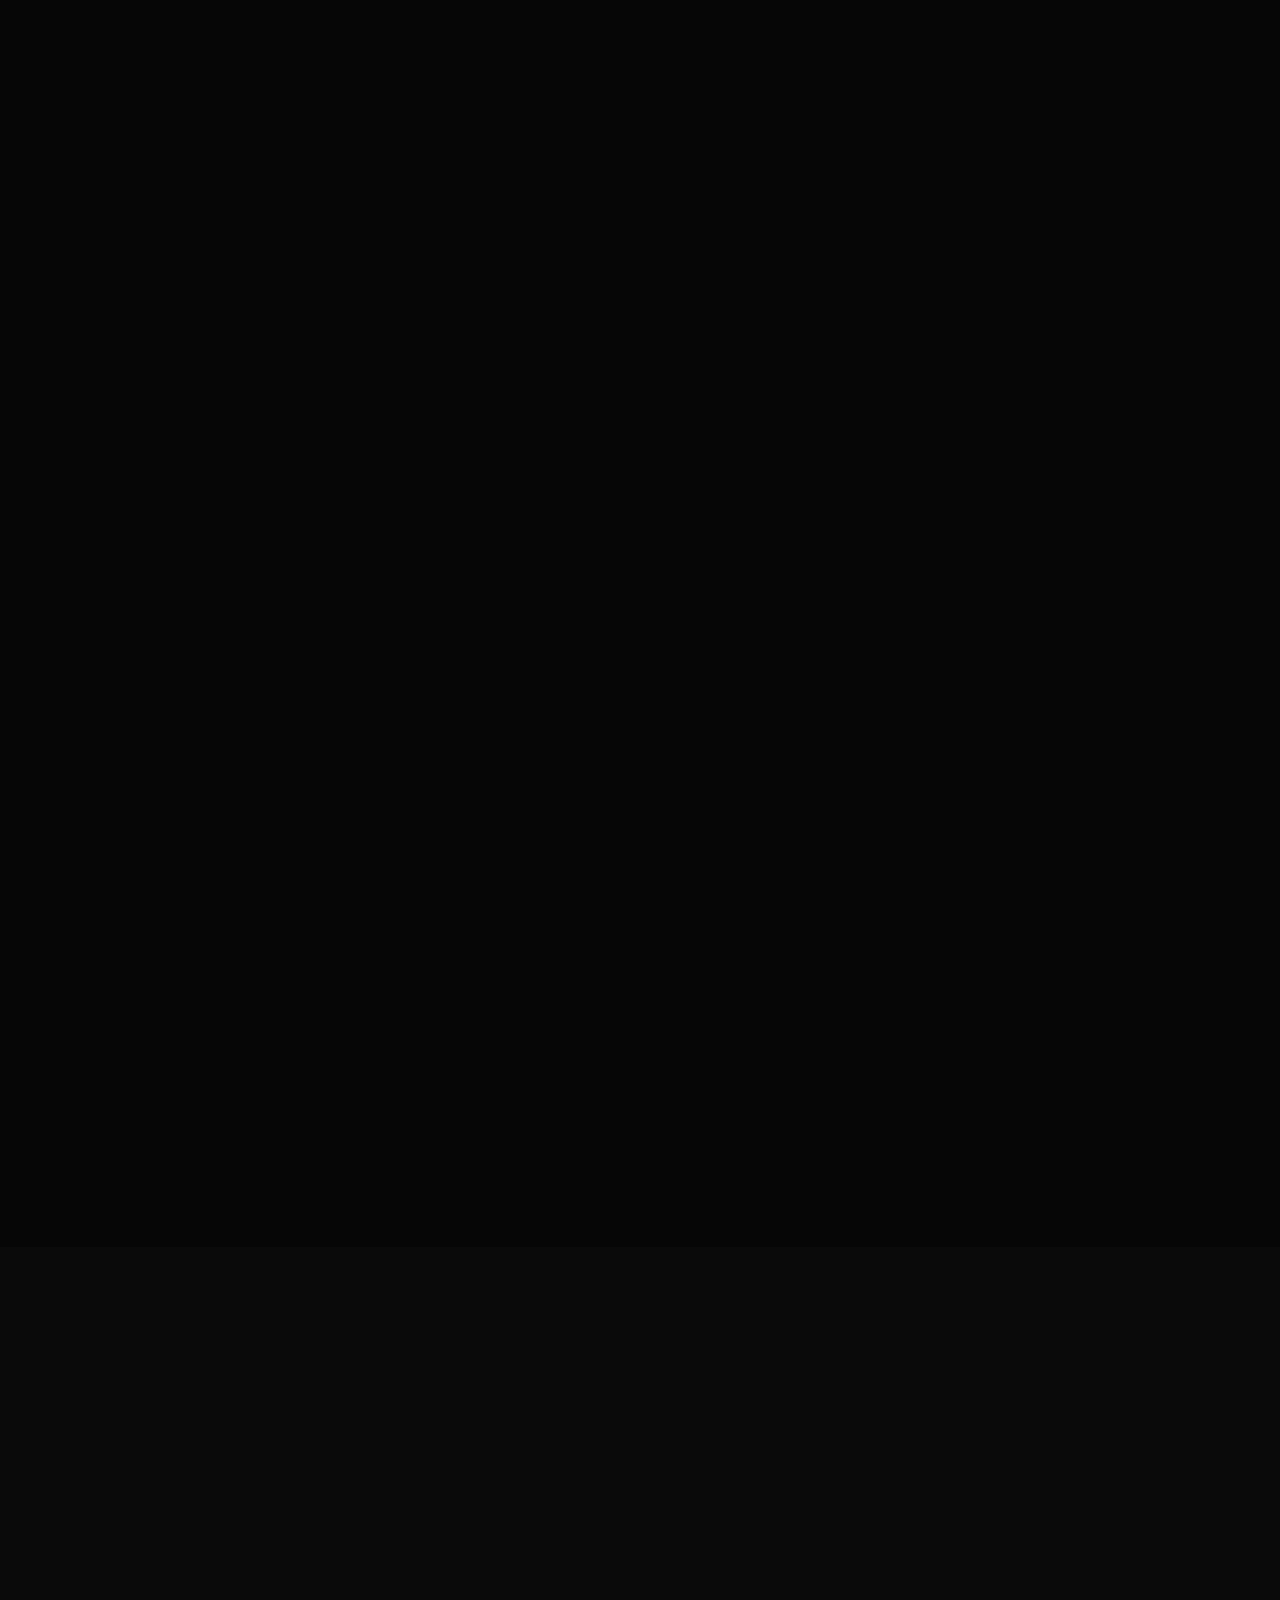
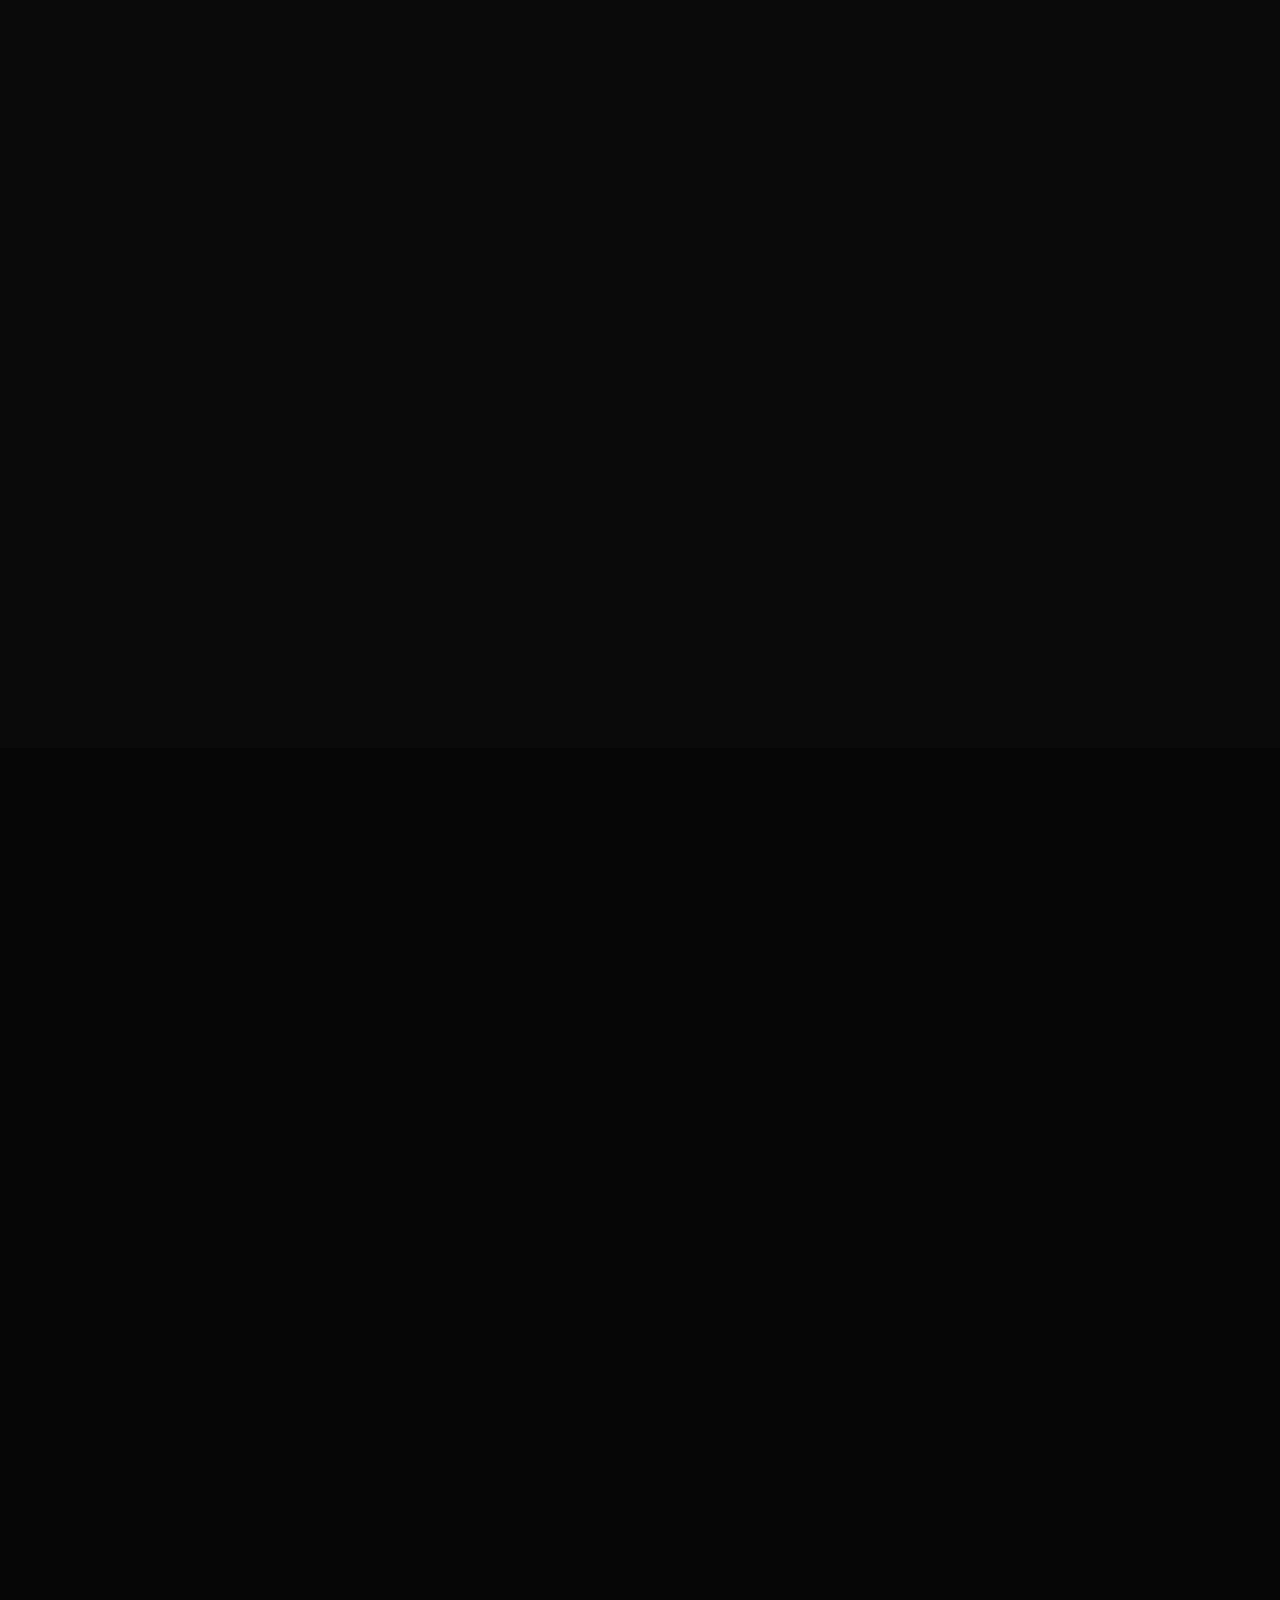
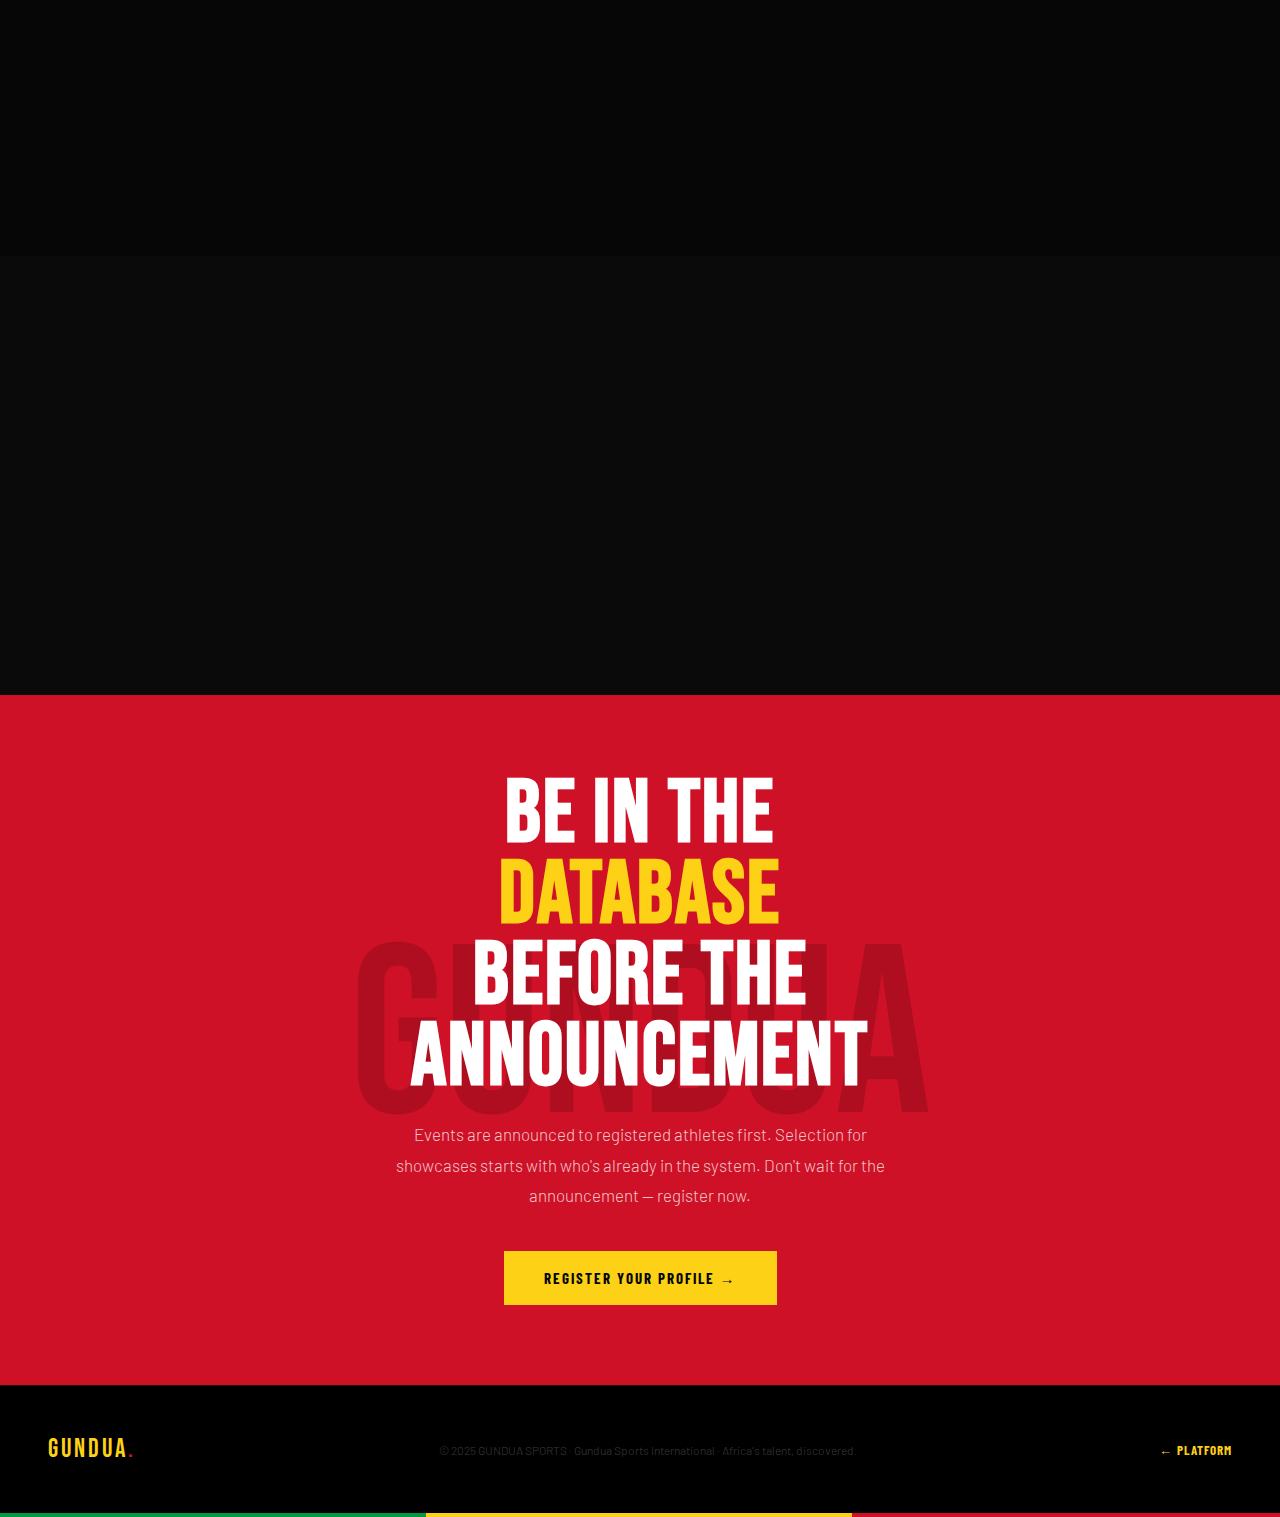
<file: events.html>
<!DOCTYPE html>
<html lang="en">
<head>
<meta charset="UTF-8"/>
<meta name="viewport" content="width=device-width, initial-scale=1.0"/>
<meta name="color-scheme" content="dark"/>
<meta name="description" content="GUNDUA SPORTS Events — scouting showcases, coaching clinics and trials across Africa."/>
<link rel="canonical" href="https://gunduasports.com/events"/>
<title>GUNDUA SPORTS — Events & Showcases</title>
<link rel="icon" type="image/svg+xml" href="data:image/svg+xml,<svg xmlns='http://www.w3.org/2000/svg' viewBox='0 0 100 100'><rect width='100' height='100' fill='%23000'/><rect y='88' width='100' height='4' fill='%23009A44'/><rect y='94' width='100' height='3' fill='%23FCD116'/><rect y='97' width='100' height='3' fill='%23CE1126'/><text x='50' y='76' font-family='serif' font-weight='900' font-size='68' fill='%23FCD116' text-anchor='middle'>G</text></svg>">
<link rel="preconnect" href="https://fonts.googleapis.com"/>
<link href="https://fonts.googleapis.com/css2?family=Bebas+Neue&family=Barlow:ital,wght@0,300;0,400;0,600;0,700;1,300&family=Barlow+Condensed:wght@400;600;700&display=swap" rel="stylesheet"/>
<style>
:root {
  --gold: #FCD116;
  --gold-light: #ffe566;
  --red: #CE1126;
  --green: #009A44;
  --green-bright: #00c457;
  --black: #060606;
  --dark: #0a0a0a;
  --card: #0f0f0f;
  --card-2: #141414;
  --border: rgba(252,209,22,0.12);
  --border-strong: rgba(252,209,22,0.3);
  --text: #ece9e4;
  --muted: #666;
  --font-display: 'Bebas Neue', sans-serif;
  --font-condensed: 'Barlow Condensed', sans-serif;
  --font-body: 'Barlow', sans-serif;
}

*, *::before, *::after { box-sizing: border-box; margin: 0; padding: 0; }
html { scroll-behavior: smooth; }
body { background: var(--black); color: var(--text); font-family: var(--font-body); overflow-x: hidden; }

/* ── NAV ── */
nav {
  position: fixed; top: 0; left: 0; right: 0; z-index: 100;
  display: flex; align-items: center; justify-content: space-between;
  padding: 0 48px; height: 64px;
  background: rgba(6,6,6,0.94); backdrop-filter: blur(16px);
  border-bottom: 1px solid var(--border);
}
.nav-logo { font-family: var(--font-display); font-size: 26px; letter-spacing: 3px; color: var(--gold); text-decoration: none; }
.nav-logo span { color: var(--red); }
.nav-links { display: flex; align-items: center; gap: 32px; }
.nav-links a { font-family: var(--font-condensed); font-size: 12px; font-weight: 700; letter-spacing: 2px; text-transform: uppercase; color: var(--muted); text-decoration: none; transition: color 0.2s; }
.nav-links a:hover { color: var(--gold); }
.nav-cta { background: var(--gold) !important; color: var(--black) !important; padding: 9px 20px; border-radius: 2px; }

.pan-stripe { height: 3px; background: linear-gradient(90deg, var(--green) 33.3%, var(--gold) 33.3% 66.6%, var(--red) 66.6%); }

/* ── HERO ── */
.hero {
  min-height: 80vh; display: flex; align-items: flex-end;
  padding: 64px 48px 72px; position: relative; overflow: hidden;
}

.hero-grid {
  position: absolute; inset: 0;
  background-image: linear-gradient(rgba(252,209,22,0.03) 1px, transparent 1px), linear-gradient(90deg, rgba(252,209,22,0.03) 1px, transparent 1px);
  background-size: 72px 72px;
  mask-image: radial-gradient(ellipse 100% 100% at 50% 0%, black 30%, transparent 100%);
}

.hero-glow {
  position: absolute; inset: 0;
  background: radial-gradient(ellipse 60% 50% at 50% 0%, rgba(252,209,22,0.06) 0%, transparent 70%);
}

.hero-content { position: relative; z-index: 2; max-width: 1200px; margin: 0 auto; width: 100%; }

.hero-eyebrow {
  display: inline-flex; align-items: center; gap: 12px;
  font-family: var(--font-condensed); font-size: 11px; font-weight: 700;
  letter-spacing: 4px; text-transform: uppercase; color: var(--green);
  margin-bottom: 20px;
}
.hero-eyebrow::before { content: ''; display: block; width: 28px; height: 2px; background: var(--green); }

.hero-headline {
  font-family: var(--font-display);
  font-size: clamp(80px, 12vw, 160px);
  line-height: 0.88; letter-spacing: 2px;
  margin-bottom: 36px;
}
.hero-headline .gold { color: var(--gold); }
.hero-headline .red { color: var(--red); }
.hero-headline .dim { color: rgba(255,255,255,0.15); }

.hero-sub {
  font-size: 17px; font-weight: 300; line-height: 1.8;
  color: var(--muted); max-width: 520px;
  border-left: 2px solid var(--gold); padding-left: 20px;
}
.hero-sub strong { color: var(--text); font-weight: 600; }

/* ── FORMAT BAR ── */
.format-bar {
  background: var(--dark); border-top: 1px solid var(--border); border-bottom: 1px solid var(--border);
  padding: 0 48px;
}
.format-inner { max-width: 1200px; margin: 0 auto; display: flex; }
.format-item {
  flex: 1; padding: 32px 24px; display: flex; align-items: center; gap: 18px;
  border-right: 1px solid var(--border); position: relative;
  transition: background 0.2s;
}
.format-item:last-child { border-right: none; }
.format-item:hover { background: rgba(252,209,22,0.03); }
.format-num {
  font-family: var(--font-display); font-size: 48px; color: rgba(252,209,22,0.1);
  line-height: 1; flex-shrink: 0;
}
.format-text {}
.format-label {
  font-family: var(--font-condensed); font-size: 14px; font-weight: 700;
  letter-spacing: 1px; text-transform: uppercase; color: var(--gold); margin-bottom: 4px;
}
.format-desc { font-size: 13px; color: var(--muted); line-height: 1.5; }

/* ── SECTION ── */
section { padding: 100px 48px; }
.section-inner { max-width: 1200px; margin: 0 auto; }
.section-label {
  font-family: var(--font-condensed); font-size: 11px; font-weight: 700;
  letter-spacing: 4px; text-transform: uppercase; color: var(--green);
  margin-bottom: 14px; display: flex; align-items: center; gap: 10px;
}
.section-label::before { content: ''; display: block; width: 20px; height: 2px; background: var(--green); }
.section-title {
  font-family: var(--font-display); font-size: clamp(40px, 5vw, 68px);
  line-height: 0.95; letter-spacing: 1px; margin-bottom: 16px;
}
.section-title .gold { color: var(--gold); }

/* ── EVENT CARDS ── */
.events-grid {
  display: grid; grid-template-columns: repeat(auto-fit, minmax(340px, 1fr));
  gap: 2px; margin-top: 56px;
}

.event-card {
  background: var(--card); border: 1px solid var(--border);
  position: relative; overflow: hidden;
  transition: border-color 0.3s, transform 0.3s;
  display: flex; flex-direction: column;
}
.event-card:hover { border-color: var(--border-strong); transform: translateY(-3px); }

.event-card.featured { border-color: rgba(252,209,22,0.25); }
.event-card.featured::before { content: ''; position: absolute; top: 0; left: 0; right: 0; height: 3px; background: linear-gradient(90deg, var(--red), var(--gold), var(--green)); }

.event-card-top {
  padding: 28px 32px 24px;
  border-bottom: 1px solid var(--border);
  display: flex; justify-content: space-between; align-items: flex-start;
}

.event-status {
  display: inline-flex; align-items: center; gap: 7px;
  font-family: var(--font-condensed); font-size: 10px; font-weight: 700;
  letter-spacing: 2px; text-transform: uppercase;
  padding: 5px 12px; border-radius: 2px;
}
.status-forming { background: rgba(252,209,22,0.1); color: var(--gold); border: 1px solid rgba(252,209,22,0.25); }
.status-open { background: rgba(0,196,87,0.12); color: var(--green-bright); border: 1px solid rgba(0,196,87,0.3); }
.status-soon { background: rgba(206,17,38,0.1); color: #e8152b; border: 1px solid rgba(206,17,38,0.25); }
.status-tba { background: rgba(255,255,255,0.04); color: var(--muted); border: 1px solid rgba(255,255,255,0.08); }

.status-dot { width: 5px; height: 5px; border-radius: 50%; background: currentColor; }
.status-open .status-dot { animation: pulse 1.5s infinite; }
@keyframes pulse { 0%,100%{opacity:1;transform:scale(1);}50%{opacity:0.4;transform:scale(0.7);} }

.event-type {
  font-family: var(--font-condensed); font-size: 10px; font-weight: 700;
  letter-spacing: 2px; text-transform: uppercase; color: var(--muted);
}

.event-card-body { padding: 28px 32px; flex: 1; display: flex; flex-direction: column; }

.event-phase-bar {
  display: flex; gap: 6px; margin-bottom: 20px;
}
.event-phase {
  font-family: var(--font-condensed); font-size: 9px; font-weight: 700;
  letter-spacing: 1.5px; text-transform: uppercase; padding: 3px 10px;
}
.phase-1 { background: rgba(206,17,38,0.12); color: #e8152b; }
.phase-2 { background: rgba(252,209,22,0.1); color: var(--gold); }

.event-title {
  font-family: var(--font-display); font-size: 28px; letter-spacing: 1px;
  line-height: 1.05; color: var(--text); margin-bottom: 14px;
}

.event-desc {
  font-size: 14px; line-height: 1.7; color: var(--muted);
  margin-bottom: 24px; flex: 1;
}

.event-detail-list { display: flex; flex-direction: column; gap: 8px; margin-bottom: 28px; }
.event-detail {
  display: flex; align-items: flex-start; gap: 10px;
  font-size: 13px; color: var(--muted);
}
.event-detail-icon { font-size: 14px; flex-shrink: 0; margin-top: 1px; }
.event-detail-text { line-height: 1.5; }
.event-detail-text strong { color: var(--text); font-weight: 600; }

.event-card-footer {
  padding: 18px 32px;
  border-top: 1px solid var(--border);
  display: flex; gap: 10px; align-items: center;
}

.btn-register {
  font-family: var(--font-condensed); font-size: 13px; font-weight: 700;
  letter-spacing: 1.5px; text-transform: uppercase;
  padding: 10px 22px; border-radius: 2px; text-decoration: none;
  cursor: pointer; border: none; transition: all 0.2s;
  display: inline-flex; align-items: center; gap: 8px;
}
.btn-register.gold { background: var(--gold); color: var(--black); }
.btn-register.gold:hover { background: var(--gold-light); }
.btn-register.outline { background: transparent; color: var(--muted); border: 1px solid var(--border); }
.btn-register.outline:hover { border-color: var(--gold); color: var(--gold); }

/* ── WHAT HAPPENS ── */
.what-happens { background: var(--dark); }

.phases-layout {
  display: grid; grid-template-columns: 1fr 1fr;
  gap: 2px; margin-top: 56px;
}

.phase-card {
  background: var(--card); padding: 52px 48px;
  position: relative; overflow: hidden;
}

.phase-card::after {
  content: attr(data-phase);
  position: absolute; right: -10px; bottom: -20px;
  font-family: var(--font-display); font-size: 160px;
  opacity: 0.04; line-height: 1; color: var(--gold);
  pointer-events: none;
}

.phase-label {
  font-family: var(--font-condensed); font-size: 10px; font-weight: 700;
  letter-spacing: 3px; text-transform: uppercase; margin-bottom: 10px;
}
.phase-1-label { color: var(--red); }
.phase-2-label { color: var(--gold); }

.phase-title {
  font-family: var(--font-display); font-size: 40px; letter-spacing: 1px;
  line-height: 1; color: var(--text); margin-bottom: 8px;
}
.phase-duration {
  font-family: var(--font-condensed); font-size: 12px; font-weight: 600;
  letter-spacing: 2px; text-transform: uppercase; color: var(--muted);
  margin-bottom: 28px;
}

.phase-items { display: flex; flex-direction: column; gap: 14px; }

.phase-item {
  display: flex; align-items: flex-start; gap: 16px;
  padding: 16px 20px; background: rgba(255,255,255,0.025);
}
.phase-item-icon { font-size: 20px; flex-shrink: 0; }
.phase-item-text {}
.phase-item-title {
  font-family: var(--font-condensed); font-size: 15px; font-weight: 700;
  letter-spacing: 0.5px; color: var(--text); margin-bottom: 3px;
}
.phase-item-sub { font-size: 13px; color: var(--muted); line-height: 1.5; }

/* ── WHO ATTENDS ── */
.who-grid {
  display: grid; grid-template-columns: repeat(auto-fit, minmax(220px, 1fr));
  gap: 16px; margin-top: 56px;
}
.who-card {
  background: var(--card); border: 1px solid var(--border);
  padding: 32px 28px; border-radius: 2px; transition: all 0.3s;
  overflow: hidden; position: relative;
}
.who-card:hover { border-color: var(--gold); transform: translateY(-3px); }
.who-num {
  font-family: var(--font-display); font-size: 72px; line-height: 1;
  color: rgba(252,209,22,0.07); margin-bottom: -12px; display: block;
}
.who-accent { display: block; width: 20px; height: 2px; margin-bottom: 12px; }
.who-title {
  font-family: var(--font-display); font-size: 26px; letter-spacing: 1px;
  color: var(--gold); margin-bottom: 8px; line-height: 1;
}
.who-desc { font-size: 14px; line-height: 1.6; color: var(--muted); }

/* ── PARTNERS ── */
.partners-section { background: var(--dark); }
.partners-row {
  display: flex; justify-content: center; align-items: center;
  gap: 64px; flex-wrap: wrap; margin-top: 48px;
}
.partner-block { text-align: center; }
.partner-name {
  font-family: var(--font-display); font-size: 22px; letter-spacing: 2px;
  color: rgba(255,255,255,0.2); transition: color 0.3s; margin-bottom: 4px;
}
.partner-block:hover .partner-name { color: var(--gold); }
.partner-country {
  font-family: var(--font-condensed); font-size: 10px; font-weight: 600;
  letter-spacing: 2px; text-transform: uppercase; color: rgba(255,255,255,0.1);
}

/* ── NOTIFY STRIP ── */
.notify-strip {
  background: var(--red); padding: 80px 48px; text-align: center;
  position: relative; overflow: hidden;
}
.notify-strip::before {
  content: 'GUNDUA';
  position: absolute; left: 50%; top: 50%; transform: translate(-50%,-50%);
  font-family: var(--font-display); font-size: 240px;
  color: rgba(0,0,0,0.15); white-space: nowrap; pointer-events: none;
}
.notify-inner { position: relative; z-index: 2; max-width: 680px; margin: 0 auto; }
.notify-title {
  font-family: var(--font-display); font-size: clamp(48px,7vw,88px);
  line-height: 0.92; letter-spacing: 2px; color: #fff; margin-bottom: 20px;
}
.notify-title .gold { color: var(--gold); }
.notify-sub {
  font-size: 17px; font-weight: 300; line-height: 1.8;
  color: rgba(255,255,255,0.75); margin-bottom: 40px; max-width: 500px;
  margin-left: auto; margin-right: auto;
}
.notify-form {
  display: flex; gap: 0; max-width: 440px; margin: 0 auto;
}
.notify-input {
  flex: 1; background: rgba(0,0,0,0.3); border: 1px solid rgba(255,255,255,0.2);
  border-right: none; color: #fff; font-family: var(--font-body);
  font-size: 15px; padding: 14px 20px; outline: none;
  transition: border-color 0.2s;
}
.notify-input::placeholder { color: rgba(255,255,255,0.35); }
.notify-input:focus { border-color: var(--gold); }
.notify-btn {
  background: var(--gold); color: var(--black); border: none;
  font-family: var(--font-condensed); font-size: 13px; font-weight: 700;
  letter-spacing: 2px; text-transform: uppercase; padding: 14px 24px;
  cursor: pointer; transition: background 0.2s; white-space: nowrap;
}
.notify-btn:hover { background: var(--gold-light); }
.notify-confirmation {
  display: none; color: var(--gold); font-family: var(--font-condensed);
  font-size: 14px; font-weight: 700; letter-spacing: 2px; text-transform: uppercase;
  margin-top: 16px;
}

/* ── FOOTER ── */
footer {
  background: #000; border-top: 1px solid var(--border);
  padding: 48px; display: flex; justify-content: space-between;
  align-items: center; flex-wrap: wrap; gap: 20px;
}
.footer-logo { font-family: var(--font-display); font-size: 26px; letter-spacing: 3px; color: var(--gold); }
.footer-logo span { color: var(--red); }
.footer-copy { font-size: 12px; color: rgba(255,255,255,0.18); }
.footer-stripe { height: 4px; background: linear-gradient(90deg, var(--green) 33.3%, var(--gold) 33.3% 66.6%, var(--red) 66.6%); margin-top: 0; }

/* ── REVEAL ── */
.reveal { opacity: 0; transform: translateY(20px); transition: opacity 0.6s ease, transform 0.6s ease; }
.reveal.visible { opacity: 1; transform: translateY(0); }

/* ── MOBILE ── */
@media (max-width: 900px) {
  nav { padding: 0 20px; }
  .nav-links { display: none; }
  .hero { padding: 80px 24px 60px; min-height: auto; }
  .format-bar { padding: 0 24px; }
  .format-inner { flex-direction: column; }
  .format-item { border-right: none; border-bottom: 1px solid var(--border); }
  section { padding: 70px 24px; }
  .phases-layout { grid-template-columns: 1fr; }
  .notify-strip { padding: 60px 24px; }
  .notify-form { flex-direction: column; }
  .notify-input { border-right: 1px solid rgba(255,255,255,0.2); border-bottom: none; }
  footer { padding: 32px 24px; flex-direction: column; align-items: flex-start; }
}
</style>
</head>
<body>

<!-- NAV -->
<nav>
  <a href="index.html" class="nav-logo">GUNDUA<span>.</span></a>
  <div class="nav-links">
    <a href="index.html">Platform</a>
    <a href="academy.html">Academy</a>
    <a href="discover.html">Discover</a>
    <a href="join.html" class="nav-cta">Get Discovered</a>
  </div>
</nav>
<div class="pan-stripe"></div>

<!-- HERO -->
<section class="hero">
  <div class="hero-grid"></div>
  <div class="hero-glow"></div>
  <div class="hero-content">
    <div class="hero-eyebrow">Live Events & Showcases</div>
    <h1 class="hero-headline">
      WHERE<br>
      <span class="gold">DISCOVERY</span><br>
      <span class="dim">HAPPENS</span><br>
      <span class="red">IN PERSON</span>
    </h1>
    <p class="hero-sub">
      The platform finds talent. The events move it.<br><br>
      <strong>GUNDUA SPORTS events bring African athletes face to face with the scouts, coaches, and clubs that can change their careers.</strong> Register your profile now — selection for showcases starts in the database.
    </p>
  </div>
</section>

<!-- FORMAT BAR -->
<div class="format-bar">
  <div class="format-inner">
    <div class="format-item">
      <div class="format-num">01</div>
      <div class="format-text">
        <div class="format-label">Coaching Clinics</div>
        <div class="format-desc">Intensive 3-day sessions led by internationally certified coaches. AFCAS-certified educators deliver professional development to athletes and coaches on the ground.</div>
      </div>
    </div>
    <div class="format-item">
      <div class="format-num">02</div>
      <div class="format-text">
        <div class="format-label">Scouting Showcases</div>
        <div class="format-desc">Structured trials and competitive football with international scouts in attendance. Athletes selected from the GUNDUA platform database perform in front of decision makers.</div>
      </div>
    </div>
    <div class="format-item">
      <div class="format-num">03</div>
      <div class="format-text">
        <div class="format-label">Trials & Pathways</div>
        <div class="format-desc">Direct trial access into European clubs, academies and international football programmes via FutbolJobs and partner networks. Performance seen. Pathways opened.</div>
      </div>
    </div>
  </div>
</div>

<!-- UPCOMING EVENTS -->
<section>
  <div class="section-inner">
    <div class="section-label reveal">Schedule</div>
    <h2 class="section-title reveal">UPCOMING <span class="gold">EVENTS</span></h2>
    <p class="reveal" style="font-size:16px; color:var(--muted); max-width:580px; line-height:1.7; margin-bottom:8px;">
      Events are confirmed and announced to registered athletes first. Be in the database before the announcement — selection begins there.
    </p>

    <div class="events-grid">

      <!-- Event 1 — Flagship Showcase -->
      <div class="event-card featured reveal">
        <div class="event-card-top">
          <span class="event-status status-forming"><span class="status-dot"></span>Taking Shape</span>
          <span class="event-type">Flagship Showcase</span>
        </div>
        <div class="event-card-body">
          <div class="event-phase-bar">
            <span class="event-phase phase-1">Phase 1 — Clinic</span>
            <span class="event-phase phase-2">Phase 2 — Trials</span>
          </div>
          <div class="event-title">GUNDUA SPORTS SCOUTING SHOWCASE — SERIES 1</div>
          <p class="event-desc">Our inaugural flagship event. A 10-day programme combining an intensive coaching clinic with a competitive scouting showcase and trials tournament. Athletes are selected directly from the GUNDUA platform database.</p>
          <div class="event-detail-list">
            <div class="event-detail"><span class="event-detail-icon" style="font-size:11px;font-weight:700;color:var(--gold);font-family:var(--font-condensed);">›</span><div class="event-detail-text"><strong>Phase 1 — 3 days:</strong> Coaching clinic, seminars, intensive training. AFCAS-certified educators on the ground.</div></div>
            <div class="event-detail"><span class="event-detail-icon" style="font-size:11px;font-weight:700;color:var(--gold);font-family:var(--font-condensed);">›</span><div class="event-detail-text"><strong>Phase 2 — 7 days:</strong> Trials, competitive tournament, U17 & U19 categories. International scouts in attendance.</div></div>
            <div class="event-detail"><span class="event-detail-icon" style="font-size:11px;font-weight:700;color:var(--gold);font-family:var(--font-condensed);">›</span><div class="event-detail-text"><strong>Target athletes:</strong> Ages 16–20, male and female. All positions.</div></div>
            <div class="event-detail"><span class="event-detail-icon" style="font-size:11px;font-weight:700;color:var(--gold);font-family:var(--font-condensed);">›</span><div class="event-detail-text"><strong>Location:</strong> Southern Africa — confirmed to registered athletes.</div></div>
            <div class="event-detail"><span class="event-detail-icon" style="font-size:11px;font-weight:700;color:var(--gold);font-family:var(--font-condensed);">›</span><div class="event-detail-text"><strong>Scouts attending:</strong> UK, Spain, USA — confirmed via AFCAS, FutbolJobs & Soccer Syndicate networks.</div></div>
          </div>
        </div>
        <div class="event-card-footer">
          <a href="join.html" class="btn-register gold">Register to Be Considered →</a>
          <a href="#format" class="btn-register outline">Event Format</a>
        </div>
      </div>

      <!-- Event 2 — AFCAS Coaching Intensive -->
      <div class="event-card reveal">
        <div class="event-card-top">
          <span class="event-status status-open"><span class="status-dot"></span>Interest Open</span>
          <span class="event-type">Coaching Certification</span>
        </div>
        <div class="event-card-body">
          <div class="event-phase-bar">
            <span class="event-phase phase-1">Certification Programme</span>
          </div>
          <div class="event-title">AFCAS COACHING INTENSIVE — AFRICA</div>
          <p class="event-desc">An AFCAS-certified coaching education programme delivered in-country. Coaches who complete the programme earn internationally recognised credentials and join the GUNDUA Certified Sports Educator network.</p>
          <div class="event-detail-list">
            <div class="event-detail"><span class="event-detail-icon" style="font-size:11px;font-weight:700;color:var(--gold);font-family:var(--font-condensed);">›</span><div class="event-detail-text"><strong>Delivered by:</strong> A.F.C.A.S. (UK) — the same curriculum standard as Premier League professional development.</div></div>
            <div class="event-detail"><span class="event-detail-icon" style="font-size:11px;font-weight:700;color:var(--gold);font-family:var(--font-condensed);">›</span><div class="event-detail-text"><strong>On completion:</strong> AFCAS Certificate of Participation + entry into GUNDUA's Certified Sports Educator network.</div></div>
            <div class="event-detail"><span class="event-detail-icon" style="font-size:11px;font-weight:700;color:var(--gold);font-family:var(--font-condensed);">›</span><div class="event-detail-text"><strong>For:</strong> Coaches, Academy staff, scouts seeking formal international credentials.</div></div>
            <div class="event-detail"><span class="event-detail-icon" style="font-size:11px;font-weight:700;color:var(--gold);font-family:var(--font-condensed);">›</span><div class="event-detail-text"><strong>Locations:</strong> Rolling out across all 5 African regions. Register interest for your region.</div></div>
          </div>
        </div>
        <div class="event-card-footer">
          <a href="join.html" class="btn-register gold">Register Interest →</a>
        </div>
      </div>

      <!-- Event 3 — FutbolJobs Trials -->
      <div class="event-card reveal">
        <div class="event-card-top">
          <span class="event-status status-soon"><span class="status-dot"></span>Announcing Soon</span>
          <span class="event-type">International Trials</span>
        </div>
        <div class="event-card-body">
          <div class="event-phase-bar">
            <span class="event-phase phase-2">Trials Programme</span>
          </div>
          <div class="event-title">FUTBOLJOBS AFRICA TRIALS — WEST & EAST AFRICA</div>
          <p class="event-desc">In partnership with FutbolJobs — operating trials in 60+ countries — GUNDUA-registered athletes gain direct access to trial pathways into European and international clubs. Locations announced to registered athletes first.</p>
          <div class="event-detail-list">
            <div class="event-detail"><span class="event-detail-icon" style="font-size:11px;font-weight:700;color:var(--gold);font-family:var(--font-condensed);">›</span><div class="event-detail-text"><strong>Partner:</strong> FutbolJobs (Spain) — active trials network in 60+ countries including Kenya.</div></div>
            <div class="event-detail"><span class="event-detail-icon" style="font-size:11px;font-weight:700;color:var(--gold);font-family:var(--font-condensed);">›</span><div class="event-detail-text"><strong>Focus:</strong> Football — all positions, male & female pathways.</div></div>
            <div class="event-detail"><span class="event-detail-icon" style="font-size:11px;font-weight:700;color:var(--gold);font-family:var(--font-condensed);">›</span><div class="event-detail-text"><strong>Pathway:</strong> Direct trial access to European club academies and international squads.</div></div>
            <div class="event-detail"><span class="event-detail-icon" style="font-size:11px;font-weight:700;color:var(--gold);font-family:var(--font-condensed);">›</span><div class="event-detail-text"><strong>Locations:</strong> West Africa & East Africa — multiple venues. Announced to registered athletes.</div></div>
          </div>
        </div>
        <div class="event-card-footer">
          <a href="join.html" class="btn-register gold">Get Notified →</a>
          <a href="join.html" class="btn-register outline">Register Profile</a>
        </div>
      </div>

      <!-- Event 4 — Regional Series TBA -->
      <div class="event-card reveal">
        <div class="event-card-top">
          <span class="event-status status-tba"><span class="status-dot"></span>In Development</span>
          <span class="event-type">Regional Series</span>
        </div>
        <div class="event-card-body">
          <div class="event-phase-bar">
            <span class="event-phase phase-1">Clinic</span>
            <span class="event-phase phase-2">Showcase</span>
          </div>
          <div class="event-title">GUNDUA REGIONAL SHOWCASE SERIES — 2025/26</div>
          <p class="event-desc">A rolling series of regional events across all five African regions — West, East, Southern, North, and Central Africa. Each event follows the GUNDUA format: coaching clinic, competitive showcase, pathway access.</p>
          <div class="event-detail-list">
            <div class="event-detail"><span class="event-detail-icon" style="font-size:11px;font-weight:700;color:var(--gold);font-family:var(--font-condensed);">›</span><div class="event-detail-text"><strong>Coverage:</strong> All 5 African regions — no athlete too far from an event.</div></div>
            <div class="event-detail"><span class="event-detail-icon" style="font-size:11px;font-weight:700;color:var(--gold);font-family:var(--font-condensed);">›</span><div class="event-detail-text"><strong>Timeline:</strong> 2025–2026 rollout. Dates confirmed region by region.</div></div>
            <div class="event-detail"><span class="event-detail-icon" style="font-size:11px;font-weight:700;color:var(--gold);font-family:var(--font-condensed);">›</span><div class="event-detail-text"><strong>Format:</strong> The full GUNDUA programme — clinic, showcase, trials — adapted for each region.</div></div>
          </div>
        </div>
        <div class="event-card-footer">
          <a href="join.html" class="btn-register gold">Be First to Know →</a>
        </div>
      </div>

    </div>
  </div>
</section>

<!-- WHAT HAPPENS AT AN EVENT -->
<section class="what-happens" id="format">
  <div class="section-inner">
    <div class="section-label reveal">The Format</div>
    <h2 class="section-title reveal">EVERY GUNDUA EVENT<br>FOLLOWS <span class="gold">TWO PHASES</span></h2>
    <p class="reveal" style="font-size:16px; color:var(--muted); max-width:580px; line-height:1.7; margin-top:16px;">
      Built on a tested blueprint. Each event is a structured programme, not a one-day open trial. Two phases, deliberately sequenced.
    </p>
    <div class="phases-layout" style="margin-top:56px;">

      <div class="phase-card reveal" data-phase="I">
        <div class="phase-label phase-1-label">Phase One</div>
        <div class="phase-title">THE CLINIC</div>
        <div class="phase-duration">Days 1–3 · Coaching & Education</div>
        <div class="phase-items">
          <div class="phase-item">
            <span class="phase-item-icon" style="font-size:16px;color:var(--gold);font-weight:700;flex-shrink:0;">—</span>
            <div class="phase-item-text">
              <div class="phase-item-title">Intensive Coaching Sessions</div>
              <div class="phase-item-sub">Top-tier developmental coaches work directly with athletes. Technical, tactical, physical and mental preparation — not generic drills.</div>
            </div>
          </div>
          <div class="phase-item">
            <span class="phase-item-icon" style="font-size:16px;color:var(--gold);font-weight:700;flex-shrink:0;">—</span>
            <div class="phase-item-text">
              <div class="phase-item-title">Coach Seminars</div>
              <div class="phase-item-sub">AFCAS-certified continuing education for coaches attending. Internationally recognised credentials on completion.</div>
            </div>
          </div>
          <div class="phase-item">
            <span class="phase-item-icon" style="font-size:16px;color:var(--gold);font-weight:700;flex-shrink:0;">—</span>
            <div class="phase-item-text">
              <div class="phase-item-title">Sports Psychology & Preparation</div>
              <div class="phase-item-sub">Athletes prepare mentally for what's coming in Phase 2. Psychologists, physiotherapists, and nutritionists on site.</div>
            </div>
          </div>
          <div class="phase-item">
            <span class="phase-item-icon" style="font-size:16px;color:var(--gold);font-weight:700;flex-shrink:0;">—</span>
            <div class="phase-item-text">
              <div class="phase-item-title">Certificates of Participation</div>
              <div class="phase-item-sub">Every attending coach receives a certificate from AFCAS — an internationally recognised credential they take home.</div>
            </div>
          </div>
        </div>
      </div>

      <div class="phase-card reveal" data-phase="II">
        <div class="phase-label phase-2-label">Phase Two</div>
        <div class="phase-title">THE SHOWCASE</div>
        <div class="phase-duration">Days 4–10 · Trials & Tournament</div>
        <div class="phase-items">
          <div class="phase-item">
            <span class="phase-item-icon" style="font-size:16px;color:var(--gold);font-weight:700;flex-shrink:0;">—</span>
            <div class="phase-item-text">
              <div class="phase-item-title">Open Scouting Trials</div>
              <div class="phase-item-sub">Athletes perform in structured trial formats in front of verified scouts from UK, Spain, USA and local professional clubs.</div>
            </div>
          </div>
          <div class="phase-item">
            <span class="phase-item-icon" style="font-size:16px;color:var(--gold);font-weight:700;flex-shrink:0;">—</span>
            <div class="phase-item-text">
              <div class="phase-item-title">Competitive Tournament</div>
              <div class="phase-item-sub">U17 and U19 competitive matches involving local clubs, invited academies, and trial squads. Real conditions, real pressure.</div>
            </div>
          </div>
          <div class="phase-item">
            <span class="phase-item-icon" style="font-size:16px;color:var(--gold);font-weight:700;flex-shrink:0;">—</span>
            <div class="phase-item-text">
              <div class="phase-item-title">International Scout Attendance</div>
              <div class="phase-item-sub">Verified scouts and club representatives from our AFCAS, FutbolJobs, and Soccer Syndicate networks attend in person or via live scouting reports.</div>
            </div>
          </div>
          <div class="phase-item">
            <span class="phase-item-icon" style="font-size:16px;color:var(--gold);font-weight:700;flex-shrink:0;">—</span>
            <div class="phase-item-text">
              <div class="phase-item-title">Post-Event Pathways</div>
              <div class="phase-item-sub">Standout athletes receive follow-up from scouts and clubs within 30 days. Pathway access — not just exposure. Results that go somewhere.</div>
            </div>
          </div>
        </div>
      </div>

    </div>
  </div>
</section>

<!-- WHO ATTENDS -->
<section>
  <div class="section-inner">
    <div class="section-label reveal">Attendance</div>
    <h2 class="section-title reveal">WHO COMES<br>TO A <span class="gold">GUNDUA EVENT</span></h2>
    <div class="who-grid">
      <div class="who-card reveal">
        <span class="who-num">01</span>
        <div class="who-title">Athletes</div>
        <span class="who-accent" style="background:var(--red)"></span>
        <div class="who-desc">Ages 16–20 selected from the GUNDUA platform database. Male and female. All sports — football first. Register your profile to be considered for selection.</div>
      </div>
      <div class="who-card reveal">
        <span class="who-num">02</span>
        <div class="who-title">International Scouts</div>
        <span class="who-accent" style="background:var(--green)"></span>
        <div class="who-desc">Verified scouts from UK, Spain, and USA connected through AFCAS, FutbolJobs, and Soccer Syndicate. Not spectators — decision makers.</div>
      </div>
      <div class="who-card reveal">
        <span class="who-num">03</span>
        <div class="who-title">Coaches</div>
        <span class="who-accent" style="background:var(--gold)"></span>
        <div class="who-desc">Local coaches attend Phase 1 for AFCAS certification. Developmental coaches lead the clinic sessions. Knowledge transferred, credentials earned.</div>
      </div>
      <div class="who-card reveal">
        <span class="who-num">04</span>
        <div class="who-title">Club Representatives</div>
        <span class="who-accent" style="background:var(--red)"></span>
        <div class="who-desc">African club academies, U17 and U19 squads competing in the Phase 2 tournament. European and international clubs attending as observers and scouts.</div>
      </div>
      <div class="who-card reveal">
        <span class="who-num">05</span>
        <div class="who-title">Support Staff</div>
        <span class="who-accent" style="background:var(--green)"></span>
        <div class="who-desc">Sports psychologists, physiotherapists, nutritionists, and massage therapists. Elite athlete welfare built into every event — not an afterthought.</div>
      </div>
      <div class="who-card reveal">
        <span class="who-num">06</span>
        <div class="who-title">Media & Coverage</div>
        <span class="who-accent" style="background:var(--gold)"></span>
        <div class="who-desc">Events are documented for the GUNDUA platform. Athletes' performances captured and added to their verified platform profiles for ongoing scout visibility.</div>
      </div>
    </div>
  </div>
</section>

<!-- PARTNERS -->
<section class="partners-section">
  <div class="section-inner">
    <div class="section-label reveal">Event Partners</div>
    <h2 class="section-title reveal">THE NETWORKS<br>BEHIND <span class="gold">EVERY EVENT</span></h2>
    <div class="partners-row reveal">
      <div class="partner-block">
        <div class="partner-name">A.F.C.A.S.</div>
        <div class="partner-country">United Kingdom · Education & Certification</div>
      </div>
      <div class="partner-block">
        <div class="partner-name">FutbolJobs</div>
        <div class="partner-country">Spain · 60+ Countries · Trials</div>
      </div>
      <div class="partner-block">
        <div class="partner-name">Soccer Syndicate</div>
        <div class="partner-country">United States · Player Development</div>
      </div>
    </div>
  </div>
</section>

<!-- NOTIFY STRIP -->
<div class="notify-strip">
  <div class="notify-inner">
    <h2 class="notify-title">BE IN THE<br><span class="gold">DATABASE</span><br>BEFORE THE<br>ANNOUNCEMENT</h2>
    <p class="notify-sub">Events are announced to registered athletes first. Selection for showcases starts with who's already in the system. Don't wait for the announcement — register now.</p>
    <a href="join.html" style="display:inline-block; background:var(--gold); color:var(--black); font-family:var(--font-condensed); font-size:15px; font-weight:700; letter-spacing:2px; text-transform:uppercase; padding:18px 40px; text-decoration:none; transition:background 0.2s;" onmouseover="this.style.background='#ffe566'" onmouseout="this.style.background='#FCD116'">Register Your Profile →</a>
  </div>
</div>

<!-- FOOTER -->
<footer>
  <div class="footer-logo">GUNDUA<span>.</span></div>
  <p class="footer-copy">© 2025 GUNDUA SPORTS · Gundua Sports International · Africa's talent, discovered.</p>
  <a href="index.html" style="font-family:var(--font-condensed);font-size:13px;font-weight:700;letter-spacing:1px;text-transform:uppercase;color:var(--gold);text-decoration:none;">← Platform</a>
</footer>
<div class="footer-stripe"></div>

<script>
const reveals = document.querySelectorAll('.reveal');
const observer = new IntersectionObserver((entries) => {
  entries.forEach((entry, i) => {
    if (entry.isIntersecting) {
      setTimeout(() => entry.target.classList.add('visible'), i * 70);
      observer.unobserve(entry.target);
    }
  });
}, { threshold: 0.08 });
reveals.forEach(el => observer.observe(el));
</script>
</body>
</html>
</file>
